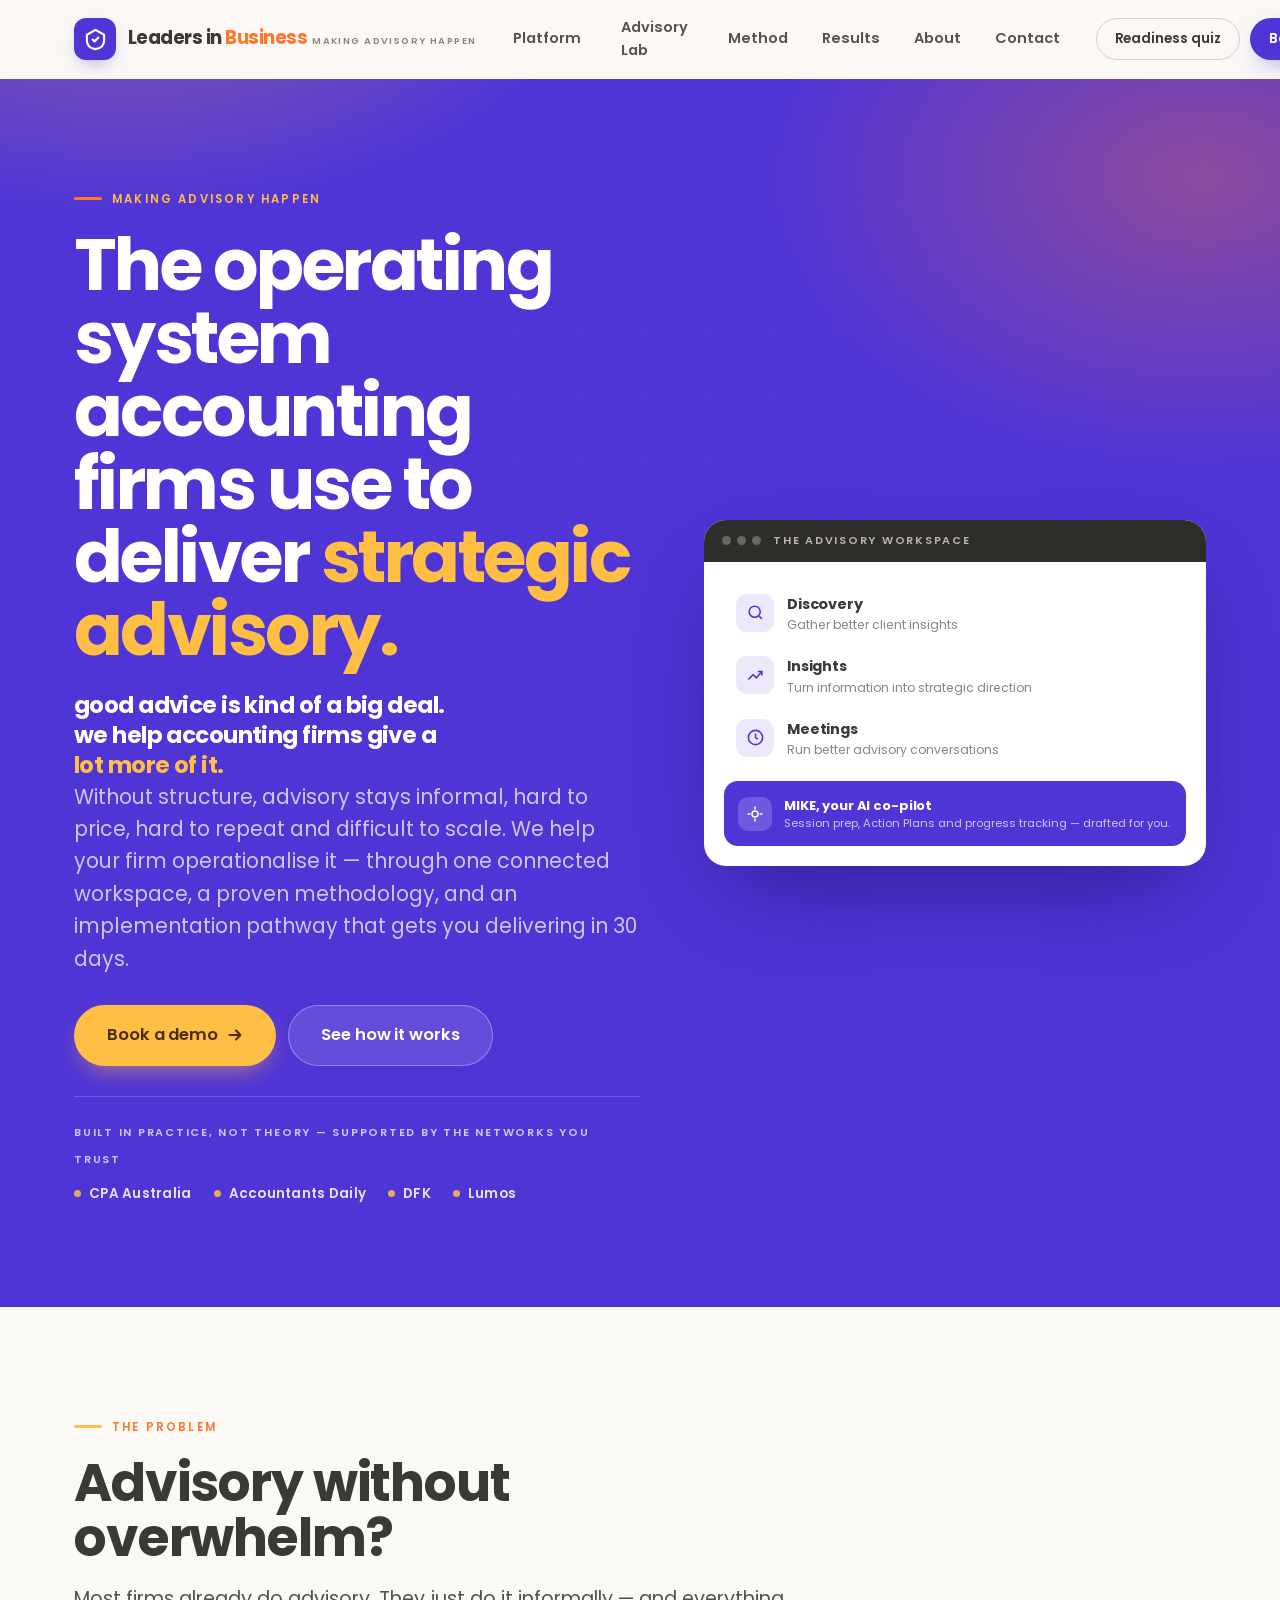
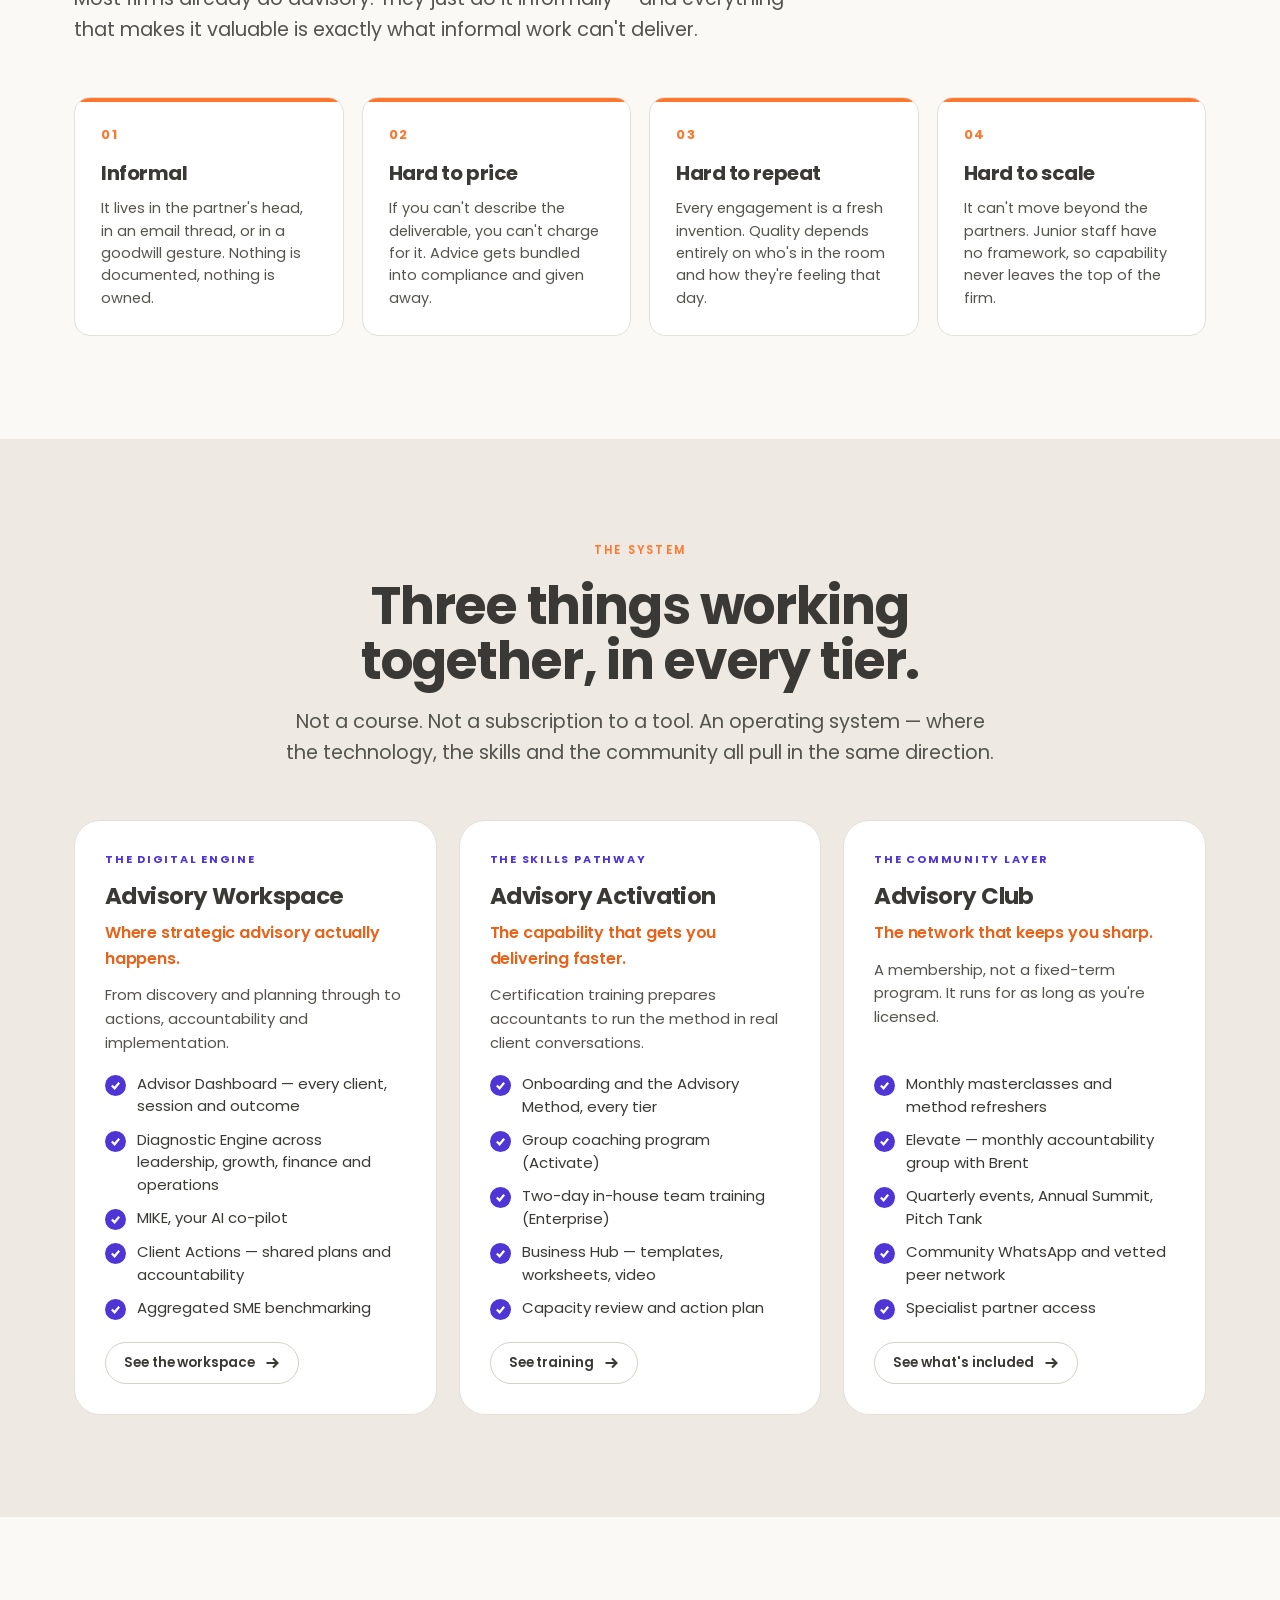
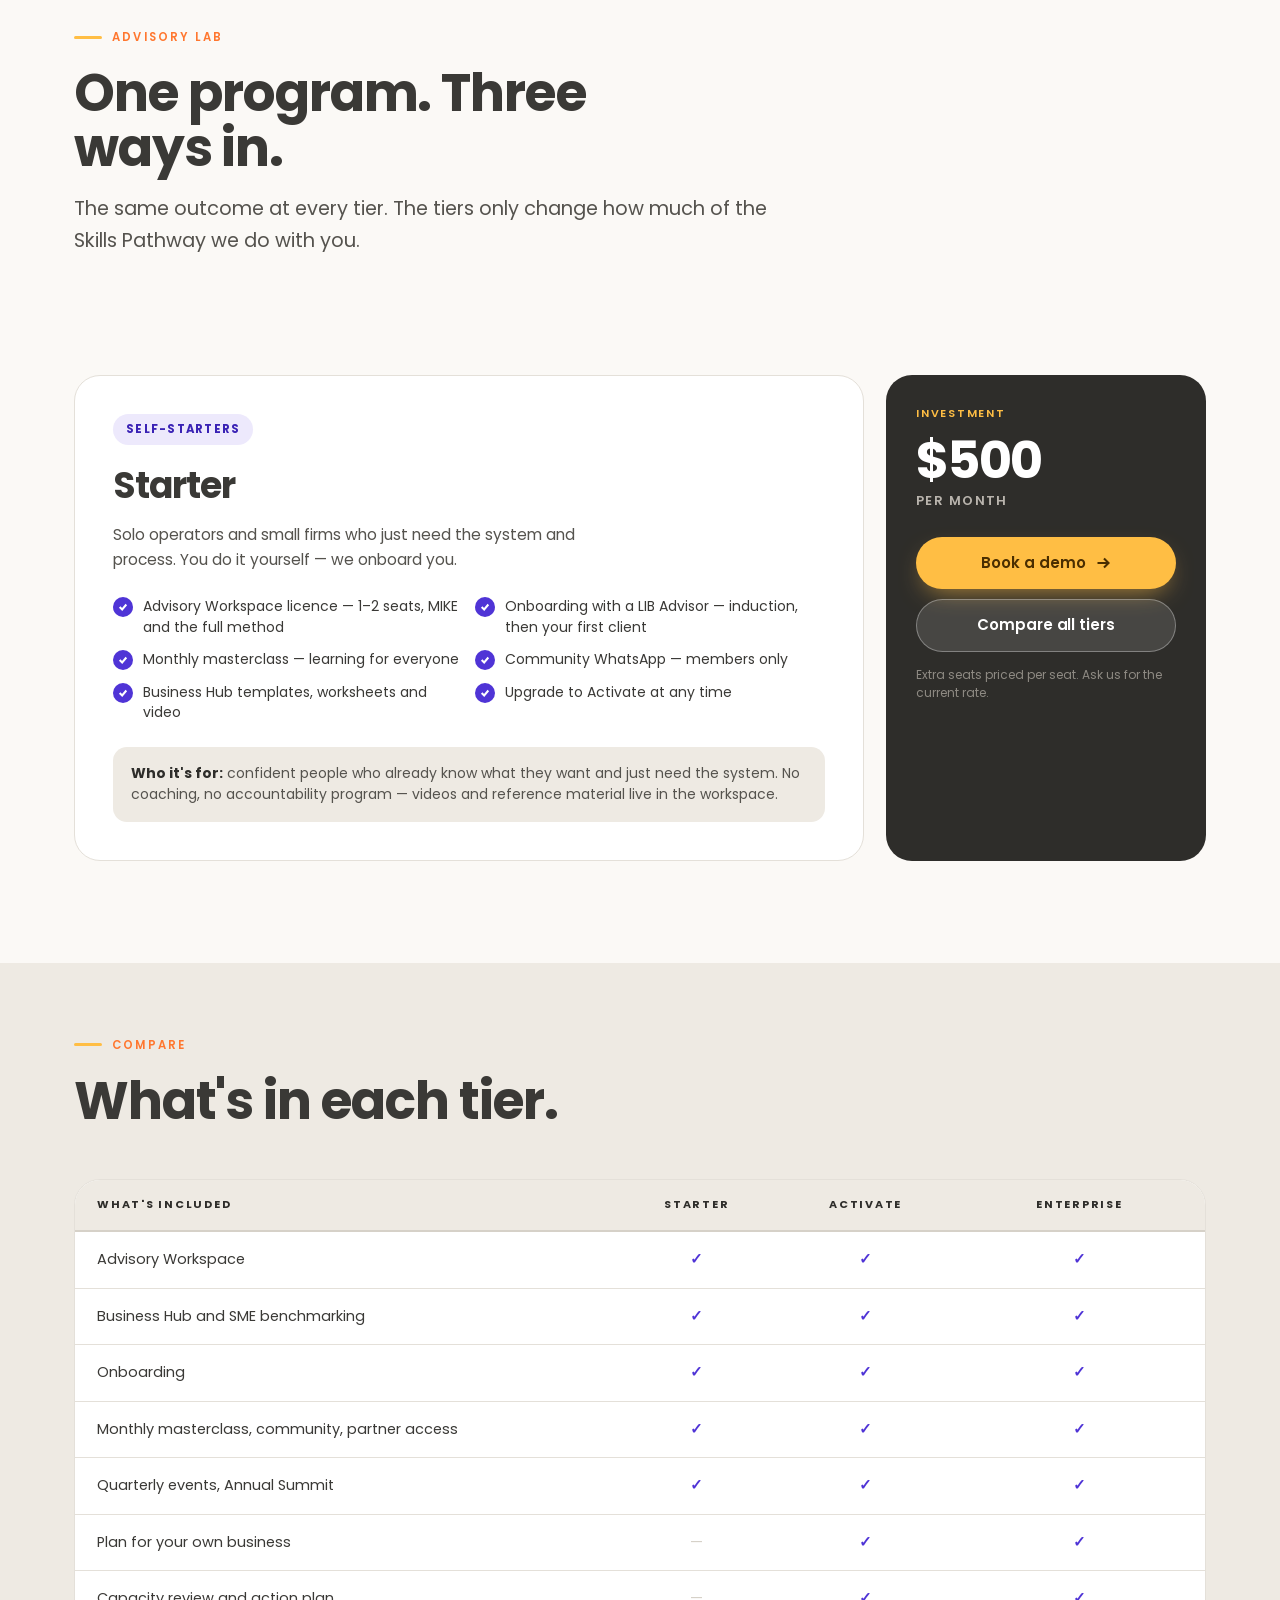
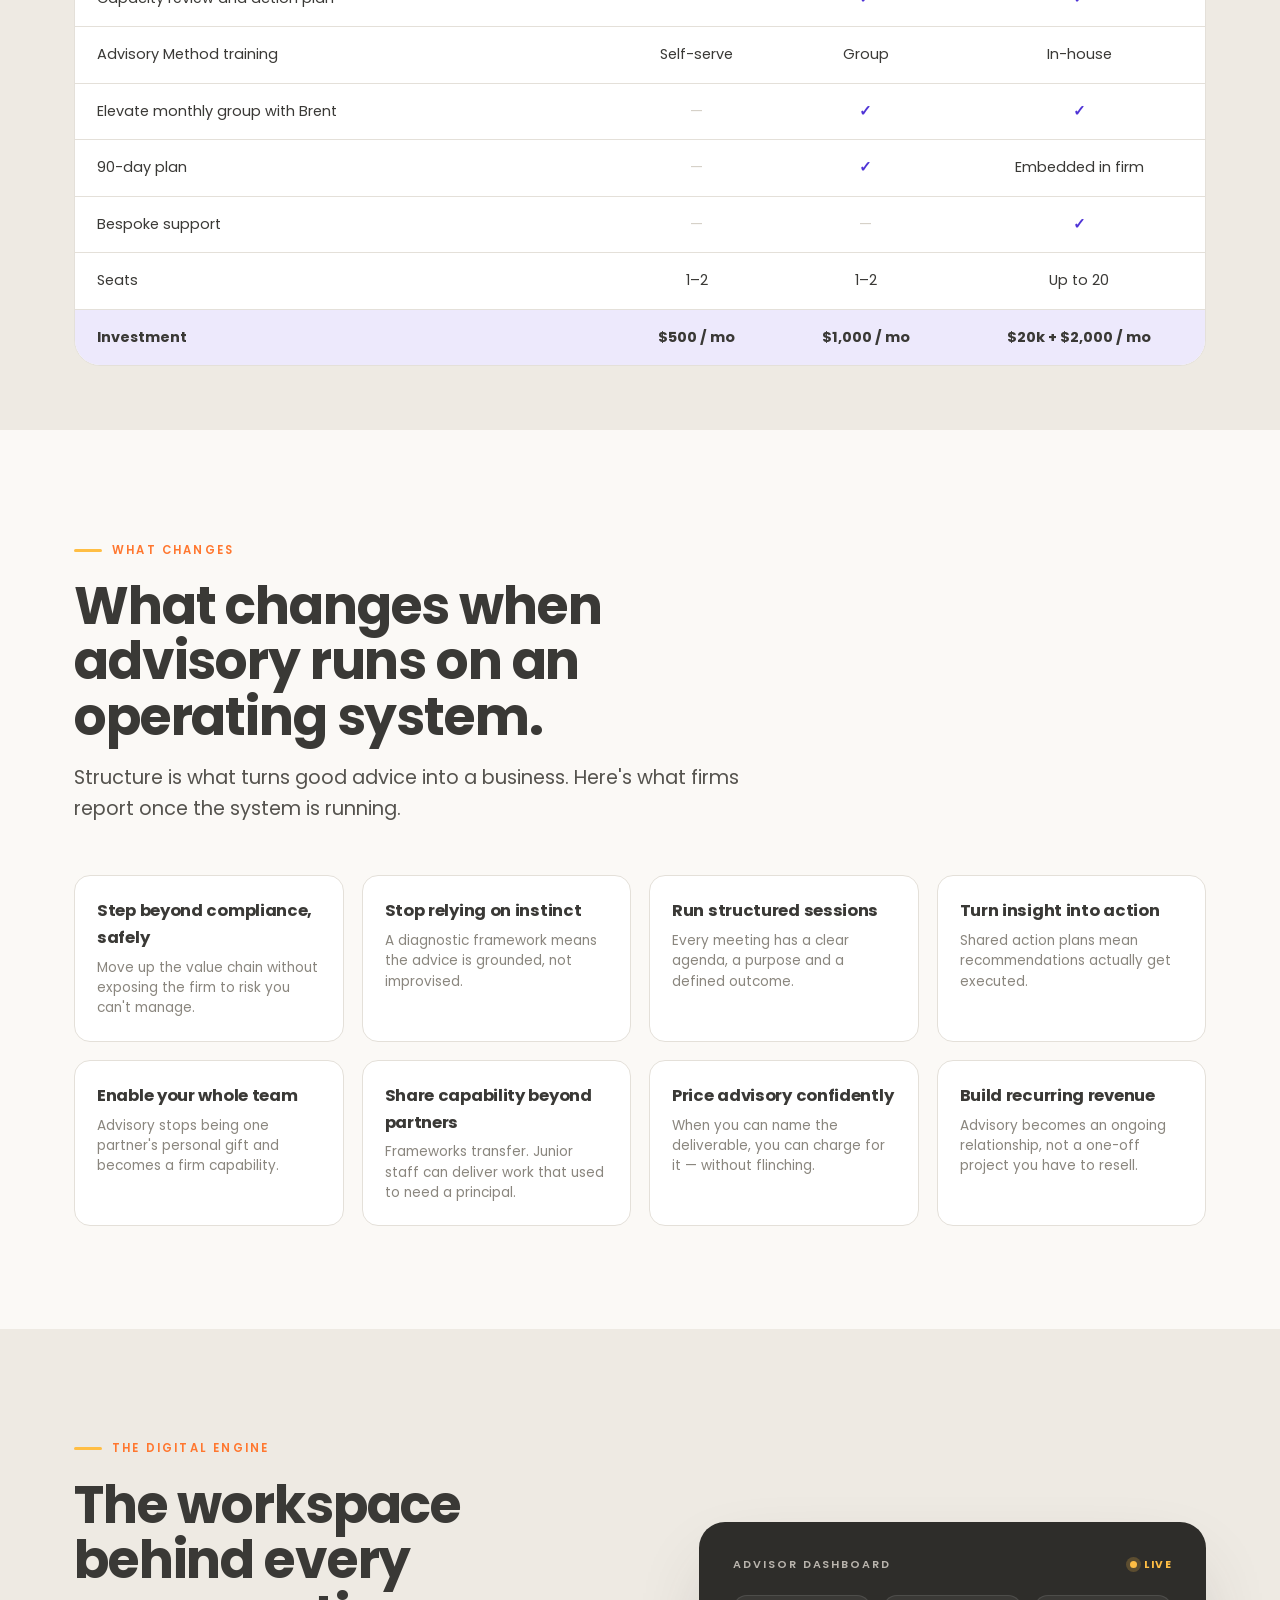
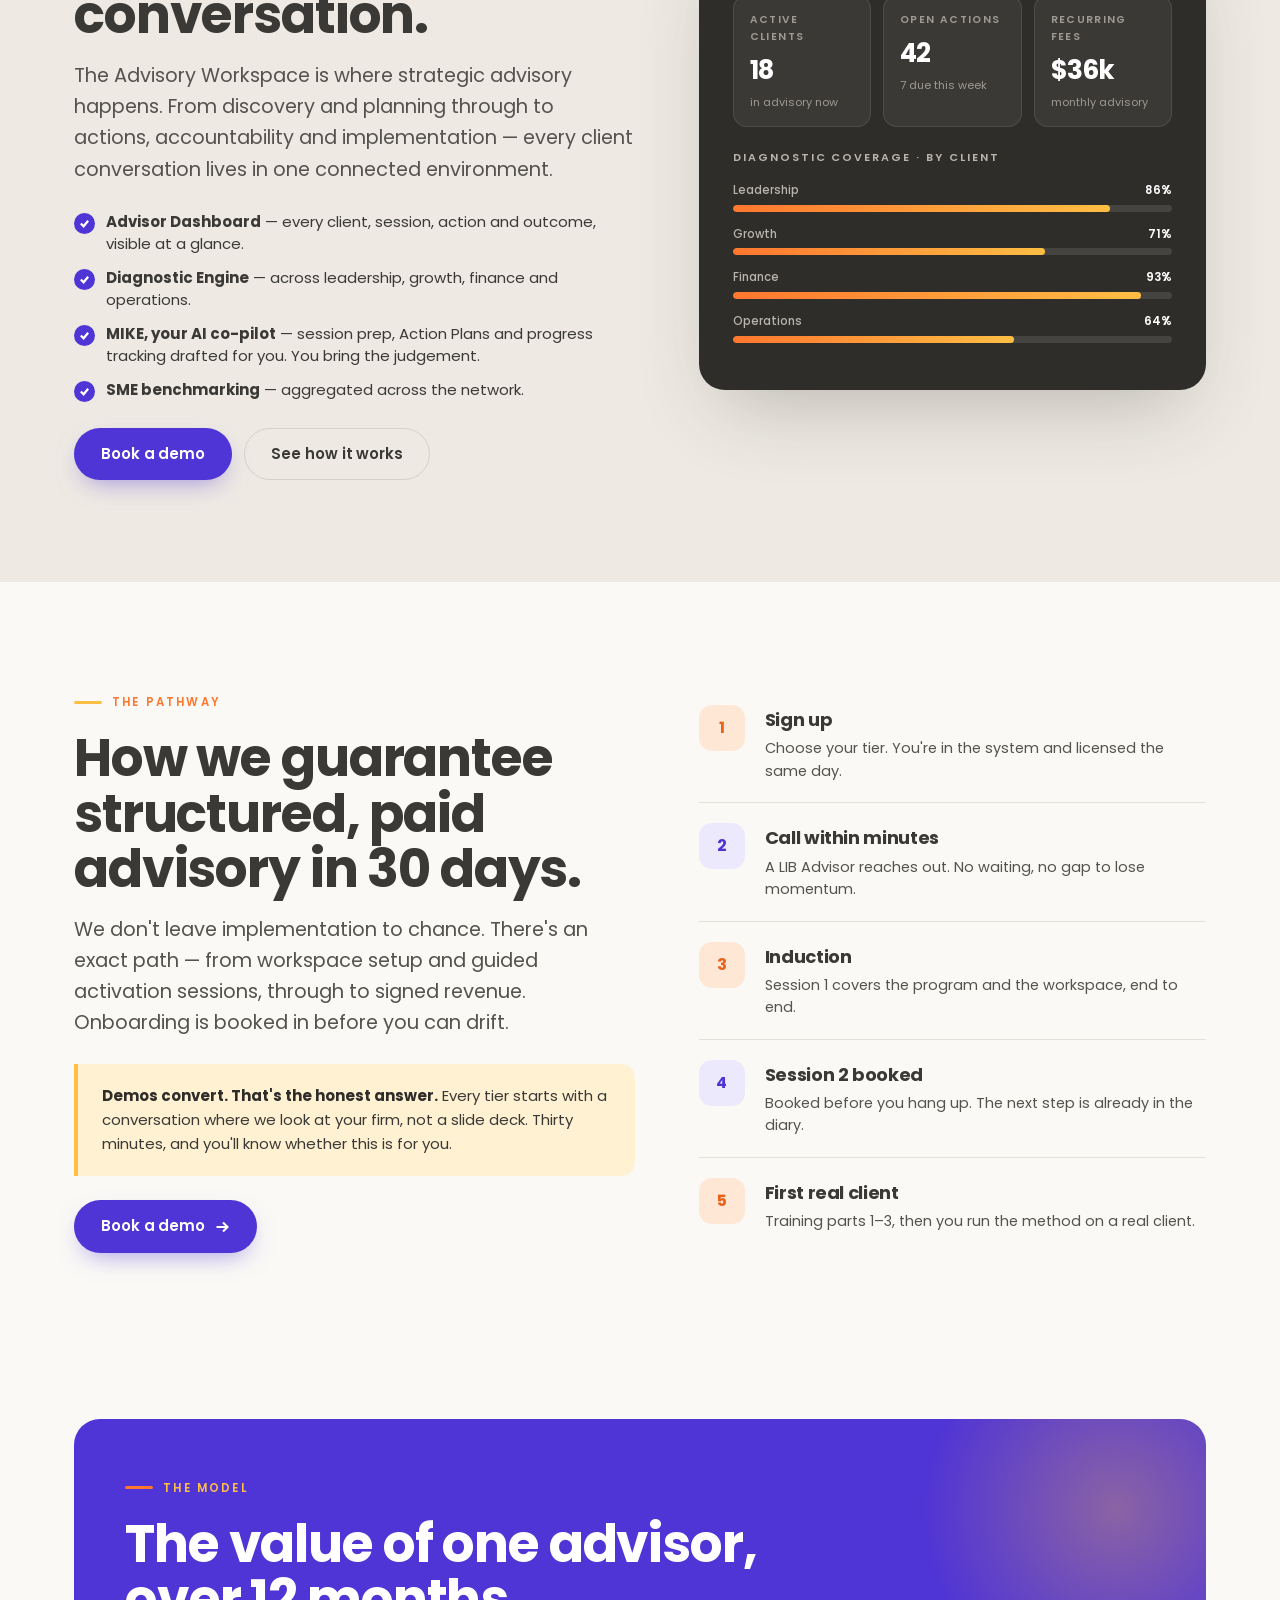
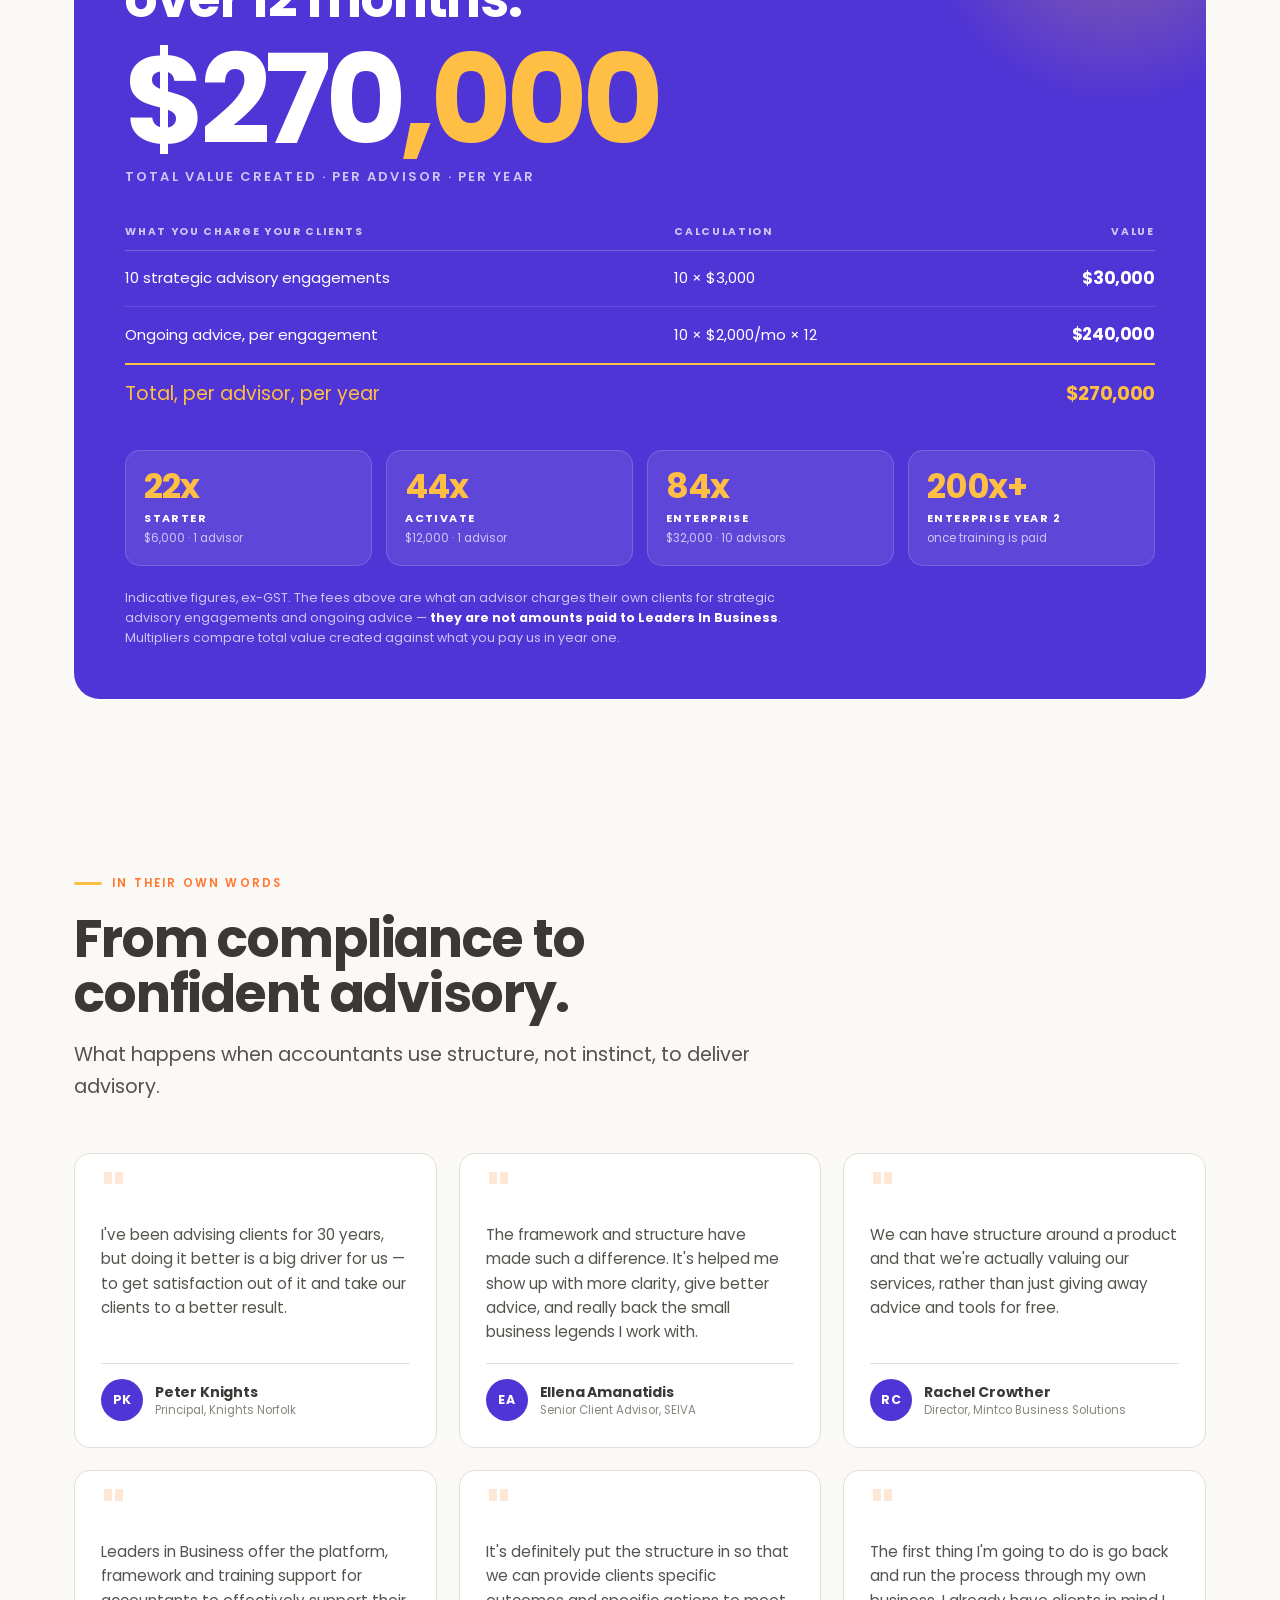
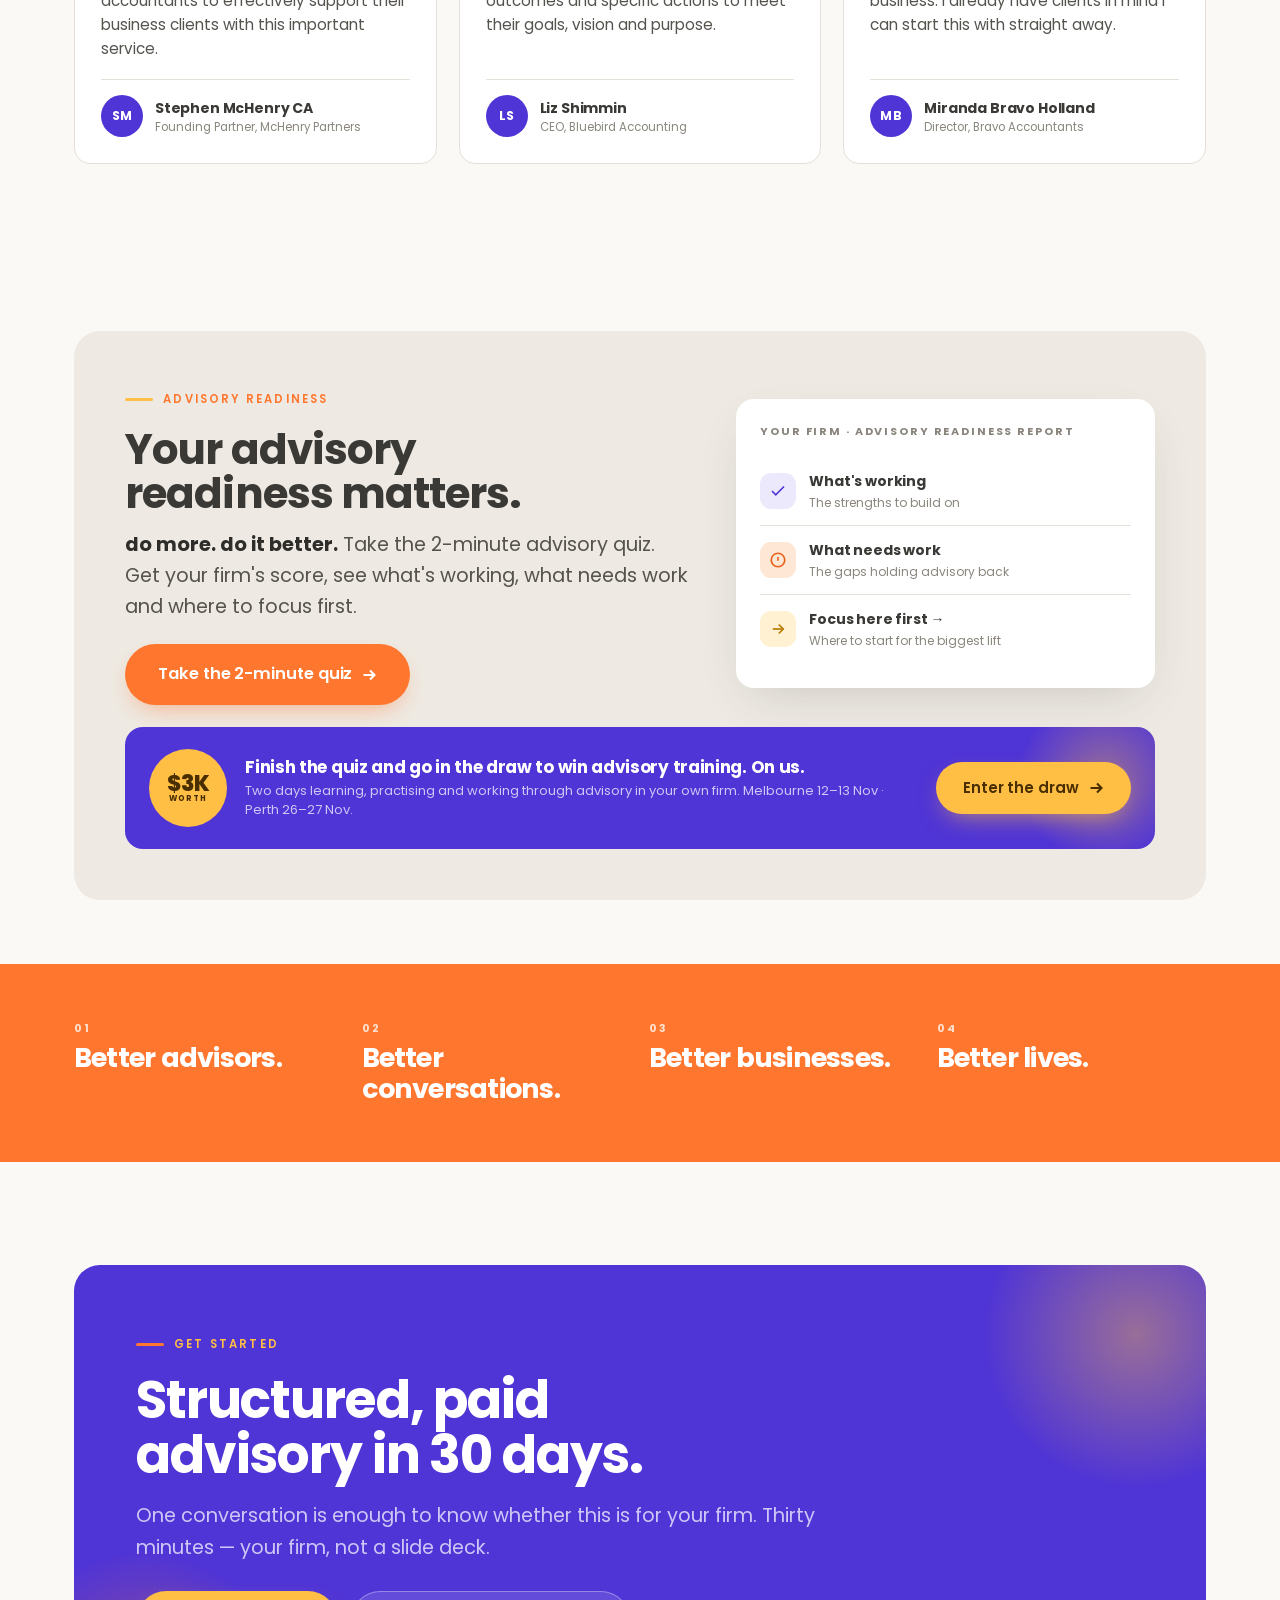
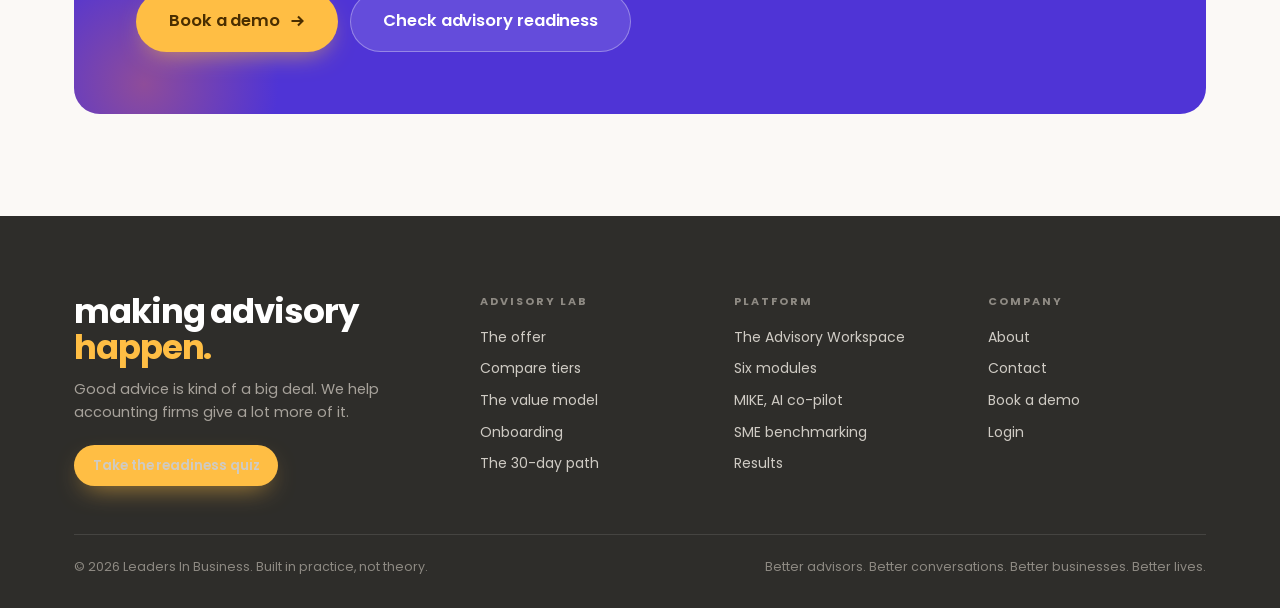
<file: index.html>
<!DOCTYPE html>
<html lang="en-AU">
<head>
<meta charset="UTF-8">
<meta name="viewport" content="width=device-width, initial-scale=1.0">
<title>Leaders In Business — Making advisory happen | The operating system accounting firms use to deliver strategic advisory</title>
<meta name="description" content="Good advice is kind of a big deal. We help accounting firms give a lot more of it. The Strategic Advisory Operating System gives your firm one connected workspace, a proven methodology and an implementation pathway. Structured, paid advisory in 30 days.">
<meta property="og:title" content="Leaders In Business — Making advisory happen">
<meta property="og:description" content="Good advice is kind of a big deal. We help accounting firms give a lot more of it.">
<meta property="og:type" content="website">
<link rel="canonical" href="https://leadersinbusiness.com.au/">
<link rel="preconnect" href="https://fonts.googleapis.com">
<link rel="preconnect" href="https://fonts.gstatic.com" crossorigin>
<link href="https://fonts.googleapis.com/css2?family=Poppins:wght@400;500;600;700;800&display=swap" rel="stylesheet">
<link rel="stylesheet" href="assets/base.css">
<style>
/* ---- Home-page specific ---- */
.hero{
  background:var(--purple);color:#fff;position:relative;overflow:hidden;
  padding:clamp(62px,8vw,112px) 0 clamp(70px,8vw,116px);
}
.hero::before{
  content:"";position:absolute;inset:0;
  background:
    radial-gradient(780px 460px at 10% -12%,rgba(255,190,68,.34),transparent 62%),
    radial-gradient(720px 480px at 94% 8%,rgba(255,119,47,.34),transparent 62%),
    radial-gradient(1000px 560px at 52% 132%,rgba(207,198,245,.26),transparent 66%);
}
.hero::after{
  content:"";position:absolute;inset:0;opacity:.16;
  background-image:linear-gradient(rgba(255,255,255,.16) 1px,transparent 1px),
                   linear-gradient(90deg,rgba(255,255,255,.16) 1px,transparent 1px);
  background-size:64px 64px;
  mask-image:radial-gradient(900px 460px at 50% 26%,#000,transparent 78%);
  -webkit-mask-image:radial-gradient(900px 460px at 50% 26%,#000,transparent 78%);
}
.hero-inner{
  position:relative;z-index:1;
  display:grid;grid-template-columns:1.06fr .94fr;gap:clamp(34px,5vw,66px);align-items:center;
}
.hero h1{
  font-size:clamp(38px,5.6vw,72px);line-height:1.02;letter-spacing:-.035em;color:#fff;
  margin:20px 0 22px;
}
.hero h1 em{color:var(--sun);font-style:normal}
.hero-lead{font-size:clamp(17px,1.9vw,20.5px);line-height:1.58;color:var(--lilac);max-width:56ch}
.hero-pitch{
  margin-top:16px;font-family:var(--font);font-size:clamp(18px,2vw,23px);font-weight:700;
  letter-spacing:-.025em;color:#fff;line-height:1.32;max-width:26ch;
}
.hero-pitch .lo{color:var(--sun)}
.hero-actions{display:flex;gap:12px;flex-wrap:wrap;margin:30px 0 30px}
.hero-trust{border-top:1px solid rgba(255,255,255,.18);padding-top:20px}
.hero-logos{display:flex;gap:22px;flex-wrap:wrap;margin-top:11px}
.hero-logos span{
  font-size:13.5px;font-weight:600;letter-spacing:.02em;color:#fff;opacity:.86;
}
.hero-logos span::before{content:"";display:inline-block;width:7px;height:7px;border-radius:50%;background:var(--sun);margin-right:8px;vertical-align:.5px}

.hero-panel{
  background:#fff;border-radius:22px;box-shadow:0 40px 90px -30px rgba(24,10,80,.55);
  overflow:hidden;color:var(--ink);
}
.panel-bar{background:var(--ink-2);padding:12px 18px;display:flex;align-items:center;gap:12px}
.panel-dots{display:flex;gap:6px}
.panel-dots i{width:9px;height:9px;border-radius:50%;background:rgba(255,255,255,.28)}
.panel-title{font-size:11px;font-weight:600;letter-spacing:.16em;text-transform:uppercase;color:#B9B4AD}
.panel-body{padding:20px}
.mod-row{display:flex;gap:13px;align-items:center;padding:11px 12px;border-radius:13px;transition:background .16s}
.mod-row:hover{background:var(--purple-soft)}
.mod-ico{width:38px;height:38px;border-radius:11px;background:var(--purple-soft);color:var(--purple);display:grid;place-items:center;flex:none}
.mod-ico svg{width:19px;height:19px}
.mod-n{font-size:14.5px;font-weight:700;letter-spacing:-.012em;color:var(--ink)}
.mod-d{font-size:12.2px;color:var(--ink-mute);line-height:1.4}
.panel-foot{margin-top:12px;padding:14px;border-radius:14px;background:var(--purple);color:#fff;display:flex;gap:12px;align-items:center}
.panel-foot .pf-ico{width:34px;height:34px;border-radius:10px;background:rgba(255,255,255,.18);display:grid;place-items:center;flex:none}
.panel-foot .pf-ico svg{width:18px;height:18px}
.pf-t{font-size:13px;font-weight:700;letter-spacing:-.01em}
.pf-d{font-size:11.4px;color:var(--lilac);line-height:1.4}

/* problem cards */
.prob-card{background:var(--card);border:1px solid var(--line);border-radius:var(--radius);padding:26px;position:relative;overflow:hidden}
.prob-card::after{content:"";position:absolute;left:0;top:0;width:100%;height:4px;background:var(--orange)}
.prob-n{font-family:var(--font);font-size:13px;font-weight:700;letter-spacing:.12em;color:var(--orange);margin-bottom:12px}
.prob-t{font-size:20px;font-weight:700;letter-spacing:-.022em;margin-bottom:8px}
.prob-d{font-size:14.5px;color:var(--ink-soft);line-height:1.55}

/* layers */
.layer-card{background:var(--card);border:1px solid var(--line);border-radius:var(--radius-lg);padding:30px;display:flex;flex-direction:column;height:100%}
.layer-card .mono-label{color:var(--purple);font-weight:700}
.layer-t{font-size:23px;font-weight:700;letter-spacing:-.025em;margin:10px 0 4px}
.layer-sub{font-size:16px;font-weight:600;color:var(--orange-deep);letter-spacing:-.012em;margin-bottom:12px}
.layer-d{font-size:14.8px;color:var(--ink-soft);line-height:1.6;margin-bottom:18px}
.layer-card .check-list{margin-top:auto}

/* tier selector */
.tier-stage{display:grid;grid-template-columns:1fr 320px;gap:22px;align-items:stretch}
.tier-panel{background:var(--card);border:1px solid var(--line);border-radius:var(--radius-lg);padding:clamp(26px,3vw,38px)}
.tier-title{font-size:clamp(26px,3vw,36px);font-weight:700;letter-spacing:-.028em;margin:12px 0 8px}
.tier-blurb{font-size:15.5px;color:var(--ink-soft);line-height:1.6;max-width:52ch}
.tier-includes{display:grid;grid-template-columns:1fr 1fr;gap:12px;margin:24px 0}
.tier-inc{display:flex;gap:10px;align-items:flex-start;font-size:14px;line-height:1.45}
.tier-inc .tick{width:20px;height:20px;border-radius:50%;background:var(--purple);color:#fff;display:grid;place-items:center;flex:none;margin-top:1px}
.tier-inc .tick svg{width:10px;height:10px}
.tier-who{background:var(--cream);border-radius:14px;padding:16px 18px;font-size:14px;color:var(--ink-soft);line-height:1.55}
.tier-who b{color:var(--ink-2)}
.tier-rail{background:var(--ink-2);border-radius:var(--radius-lg);padding:30px;color:#fff;display:flex;flex-direction:column}
.tier-rail .mono-label{color:var(--sun)}
.tier-price{font-family:var(--font);font-size:clamp(38px,4vw,52px);font-weight:700;letter-spacing:-.04em;line-height:1;margin:12px 0 4px;color:#fff}
.tier-per{font-size:13px;font-weight:600;letter-spacing:.11em;text-transform:uppercase;color:#B9B4AD}
.tier-rail .btn{margin-top:auto}
.tier-note{font-size:12px;color:#8E8A83;line-height:1.5;margin-top:14px}

/* comparison */
.cmp-wrap{background:var(--card);border:1px solid var(--line);border-radius:var(--radius-lg);overflow:hidden}
.cmp-wrap .tbl th,.cmp-wrap .tbl td{padding:16px 22px}
.cmp-wrap .tbl thead th{background:var(--cream);color:var(--ink-2);font-size:11px}
.cmp-wrap .tbl tbody tr:last-child td{border-bottom:0}
.cmp-wrap .tbl td:not(:first-child),.cmp-wrap .tbl th:not(:first-child){text-align:center}
.cmp-row-hl{background:var(--purple-soft)!important}

/* outcomes */
.out-card{background:var(--card);border:1px solid var(--line);border-radius:var(--radius);padding:22px}
.out-t{font-size:16.5px;font-weight:700;letter-spacing:-.018em;margin-bottom:6px}
.out-d{font-size:13.6px;color:var(--ink-mute);line-height:1.5}

/* dashboard mock */
.dash{background:var(--ink-2);border-radius:var(--radius-lg);padding:clamp(22px,3vw,34px);color:#fff;box-shadow:var(--sh-3)}
.dash-top{display:flex;justify-content:space-between;align-items:center;gap:16px;margin-bottom:22px}
.dash-t{font-size:11px;font-weight:600;letter-spacing:.18em;text-transform:uppercase;color:#B9B4AD}
.dash-live{font-size:10.5px;font-weight:700;letter-spacing:.14em;text-transform:uppercase;color:var(--sun);display:flex;align-items:center;gap:7px}
.dash-live::before{content:"";width:7px;height:7px;border-radius:50%;background:var(--sun);box-shadow:0 0 0 4px rgba(255,190,68,.22)}
.dash-stats{display:grid;grid-template-columns:repeat(3,1fr);gap:12px;margin-bottom:22px}
.dash-stat{background:rgba(255,255,255,.06);border:1px solid rgba(255,255,255,.1);border-radius:14px;padding:15px 16px}
.dash-stat .k{font-size:10.5px;font-weight:600;letter-spacing:.13em;text-transform:uppercase;color:#9E9992}
.dash-stat .v{font-family:var(--font);font-size:26px;font-weight:700;letter-spacing:-.03em;margin-top:4px;color:#fff}
.dash-stat .v .u{font-size:12px;color:var(--sun);letter-spacing:0;font-weight:600}
.dash-stat .n{font-size:11px;color:#9E9992;margin-top:2px}
.bar-row{margin-bottom:13px}
.bar-k{display:flex;justify-content:space-between;font-size:11.5px;color:#B9B4AD;margin-bottom:5px;font-weight:500}
.bar-k b{color:#fff;font-weight:600}
.bar{height:7px;border-radius:4px;background:rgba(255,255,255,.11);overflow:hidden}
.bar i{display:block;height:100%;border-radius:4px;background:linear-gradient(90deg,var(--orange),var(--sun))}

/* path */
.path-step{display:flex;gap:20px;align-items:flex-start;padding:20px 0;border-bottom:1px solid var(--line)}
.path-step:last-child{border-bottom:0}
.path-n{width:46px;height:46px;border-radius:13px;background:var(--purple-soft);color:var(--purple);display:grid;place-items:center;font-family:var(--font);font-size:16px;font-weight:700;flex:none}
.path-step:nth-child(odd) .path-n{background:var(--orange-soft);color:var(--orange-deep)}
.path-t{font-size:18px;font-weight:700;letter-spacing:-.02em}
.path-d{font-size:14.5px;color:var(--ink-soft);line-height:1.55;margin-top:3px}

/* value model */
.value-block{background:var(--purple);border-radius:var(--radius-lg);color:#fff;padding:clamp(32px,4vw,56px);position:relative;overflow:hidden}
.value-block::after{content:"";position:absolute;right:-120px;top:-120px;width:420px;height:420px;border-radius:50%;background:radial-gradient(circle,rgba(255,190,68,.34),transparent 66%)}
.value-block > *{position:relative;z-index:1}
.vm-num{font-family:var(--font);font-size:clamp(56px,10vw,124px);font-weight:700;letter-spacing:-.05em;line-height:.9;color:#fff}
.vm-num .u{color:var(--sun)}
.vm-cap{font-size:13px;font-weight:600;letter-spacing:.16em;text-transform:uppercase;color:var(--lilac);margin-top:10px}
.value-table{width:100%;border-collapse:collapse;margin-top:26px;font-size:15px}
.value-table th{text-align:left;font-size:10.5px;font-weight:700;letter-spacing:.16em;text-transform:uppercase;color:var(--lilac);padding:10px 0;border-bottom:1px solid rgba(255,255,255,.22)}
.value-table td{padding:14px 0;border-bottom:1px solid rgba(255,255,255,.13);color:#fff}
.value-table td:last-child{text-align:right;font-family:var(--font);font-weight:700;font-size:17px;letter-spacing:-.02em}
.value-table tr.total td{border-bottom:0;border-top:2px solid var(--sun);font-size:19px;color:var(--sun)}
.mult-grid{display:grid;grid-template-columns:repeat(4,1fr);gap:14px;margin-top:26px}
.mult{background:rgba(255,255,255,.09);border:1px solid rgba(255,255,255,.16);border-radius:15px;padding:18px}
.mult .x{font-family:var(--font);font-size:34px;font-weight:700;letter-spacing:-.035em;color:var(--sun);line-height:1}
.mult .k{font-size:11px;font-weight:700;letter-spacing:.13em;text-transform:uppercase;color:#fff;margin-top:7px}
.mult .d{font-size:11.5px;color:var(--lilac);line-height:1.45;margin-top:3px}

/* testimonials */
.quote-card{background:var(--card);border:1px solid var(--line);border-radius:var(--radius);padding:26px;display:flex;flex-direction:column;height:100%}
.quote-mark{font-family:var(--font);font-size:52px;font-weight:800;line-height:.6;color:var(--orange-soft);letter-spacing:-.05em}
.quote-t{font-size:15.2px;line-height:1.6;color:var(--ink-soft);margin:12px 0 18px;flex:1}
.quote-who{display:flex;align-items:center;gap:12px;border-top:1px solid var(--line);padding-top:15px}
.quote-av{width:42px;height:42px;border-radius:50%;background:var(--purple);color:#fff;display:grid;place-items:center;font-size:12.5px;font-weight:700;letter-spacing:.03em;flex:none}
.quote-n{font-size:14px;font-weight:700;letter-spacing:-.012em}
.quote-r{font-size:11.5px;color:var(--ink-mute);line-height:1.35}

/* quiz band */
.quiz-band{background:var(--cream);border-radius:var(--radius-lg);padding:clamp(30px,4vw,52px)}
.quiz-grid{display:grid;grid-template-columns:1.15fr .85fr;gap:clamp(26px,3.5vw,46px);align-items:center}
.report-card{background:#fff;border-radius:18px;padding:24px;box-shadow:var(--sh-2)}
.report-h{font-size:11px;font-weight:700;letter-spacing:.17em;text-transform:uppercase;color:var(--ink-mute);margin-bottom:16px}
.report-row{display:flex;gap:13px;align-items:center;padding:13px 0;border-bottom:1px solid var(--line)}
.report-row:last-child{border-bottom:0}
.report-ico{width:36px;height:36px;border-radius:11px;display:grid;place-items:center;flex:none}
.report-ico svg{width:18px;height:18px}
.report-k{font-size:14px;font-weight:700;letter-spacing:-.012em}
.report-d{font-size:12px;color:var(--ink-mute)}
.giveaway{
  margin-top:22px;background:var(--purple);border-radius:18px;padding:22px 24px;color:#fff;
  display:flex;gap:18px;align-items:center;flex-wrap:wrap;position:relative;overflow:hidden;
}
.giveaway::after{content:"";position:absolute;right:-40px;top:-40px;width:180px;height:180px;border-radius:50%;background:radial-gradient(circle,rgba(255,190,68,.4),transparent 68%)}
.giveaway > *{position:relative;z-index:1}
.give-badge{
  width:78px;height:78px;border-radius:50%;background:var(--sun);color:#4A2E00;flex:none;
  display:grid;place-items:center;text-align:center;line-height:1.05;
}
.give-badge .amt{font-family:var(--font);font-size:22px;font-weight:800;letter-spacing:-.03em}
.give-badge .cap{font-size:8px;font-weight:700;letter-spacing:.11em;text-transform:uppercase}
.give-t{font-size:17px;font-weight:700;letter-spacing:-.018em;line-height:1.3}
.give-d{font-size:13px;color:var(--lilac);line-height:1.5;margin-top:3px}

/* beat ribbon */
.beats{background:var(--orange);padding:clamp(34px,4.5vw,58px) 0;color:#fff}
.beats-grid{display:grid;grid-template-columns:repeat(4,1fr);gap:18px}
.beat{font-family:var(--font);font-size:clamp(19px,2.3vw,27px);font-weight:700;letter-spacing:-.028em;line-height:1.14;color:#fff}
.beat .n{display:block;font-size:11px;font-weight:700;letter-spacing:.2em;color:#FFE0CC;margin-bottom:9px}

@media (max-width:1024px){
  .hero-inner{grid-template-columns:1fr}
  .tier-stage{grid-template-columns:1fr}
  .quiz-grid{grid-template-columns:1fr}
  .mult-grid{grid-template-columns:1fr 1fr}
  .beats-grid{grid-template-columns:1fr 1fr}
}
@media (max-width:720px){
  .tier-includes{grid-template-columns:1fr}
  .dash-stats{grid-template-columns:1fr}
  .beats-grid{grid-template-columns:1fr}
}
</style>
</head>
<body>

<header class="hdr" id="hdr">
  <div class="wrap nav">
    <a href="index.html" class="brand" aria-label="Leaders In Business home">
      <span class="brand-mark" aria-hidden="true">
        <svg viewBox="0 0 24 24" fill="none" stroke="#fff" stroke-width="2.2" stroke-linecap="round" stroke-linejoin="round">
          <path d="M12 2 3 7v6c0 5 3.8 8.2 9 9 5.2-.8 9-4 9-9V7z"/><path d="M9 12l2 2 4-4"/>
        </svg>
      </span>
      <span>
        <span class="brand-name">Leaders in <span class="lo">Business</span></span>
        <span class="brand-tag">Making advisory happen</span>
      </span>
    </a>

    <nav class="nav-links" aria-label="Primary">
      <div class="nav-item">
        <a href="platform.html" class="nav-link">Platform
          <svg class="caret" viewBox="0 0 12 12" fill="none" stroke="currentColor" stroke-width="2"><path d="M2 4l4 4 4-4"/></svg>
        </a>
        <div class="mega">
          <div class="mega-grid">
            <a class="mega-link" href="platform.html">
              <span class="mega-ico"><svg viewBox="0 0 24 24" fill="none" stroke="currentColor" stroke-width="2"><rect x="3" y="3" width="7" height="7" rx="1.5"/><rect x="14" y="3" width="7" height="7" rx="1.5"/><rect x="3" y="14" width="7" height="7" rx="1.5"/><rect x="14" y="14" width="7" height="7" rx="1.5"/></svg></span>
              <span><span class="mega-t">The Advisory Workspace <svg class="arw" viewBox="0 0 16 16" fill="none" stroke="currentColor" stroke-width="2.2"><path d="M2.5 8h11M9 3.5 13.5 8 9 12.5"/></svg></span><span class="mega-d">One connected environment for every client conversation</span></span>
            </a>
            <a class="mega-link" href="platform.html#modules">
              <span class="mega-ico"><svg viewBox="0 0 24 24" fill="none" stroke="currentColor" stroke-width="2"><circle cx="11" cy="11" r="7"/><path d="M20 20l-3.5-3.5"/></svg></span>
              <span><span class="mega-t">Six modules <svg class="arw" viewBox="0 0 16 16" fill="none" stroke="currentColor" stroke-width="2.2"><path d="M2.5 8h11M9 3.5 13.5 8 9 12.5"/></svg></span><span class="mega-d">Discovery, Insights, Goals, Actions, AI, Meetings</span></span>
            </a>
            <a class="mega-link" href="platform.html#mike">
              <span class="mega-ico"><svg viewBox="0 0 24 24" fill="none" stroke="currentColor" stroke-width="2"><path d="M12 2v4M12 18v4M2 12h4M18 12h4"/><circle cx="12" cy="12" r="4"/></svg></span>
              <span><span class="mega-t">MIKE, your AI co-pilot <svg class="arw" viewBox="0 0 16 16" fill="none" stroke="currentColor" stroke-width="2.2"><path d="M2.5 8h11M9 3.5 13.5 8 9 12.5"/></svg></span><span class="mega-d">Session prep, Action Plans, progress tracking</span></span>
            </a>
            <a class="mega-link" href="platform.html#benchmarking">
              <span class="mega-ico"><svg viewBox="0 0 24 24" fill="none" stroke="currentColor" stroke-width="2"><path d="M4 20V10M10 20V4M16 20v-7M22 20H2"/></svg></span>
              <span><span class="mega-t">SME benchmarking <svg class="arw" viewBox="0 0 16 16" fill="none" stroke="currentColor" stroke-width="2.2"><path d="M2.5 8h11M9 3.5 13.5 8 9 12.5"/></svg></span><span class="mega-d">Aggregated insight across the network</span></span>
            </a>
          </div>
        </div>
      </div>

      <div class="nav-item">
        <a href="advisory-lab.html" class="nav-link">Advisory Lab
          <svg class="caret" viewBox="0 0 12 12" fill="none" stroke="currentColor" stroke-width="2"><path d="M2 4l4 4 4-4"/></svg>
        </a>
        <div class="mega">
          <div class="mega-grid">
            <a class="mega-link" href="advisory-lab.html">
              <span class="mega-ico"><svg viewBox="0 0 24 24" fill="none" stroke="currentColor" stroke-width="2"><path d="M12 2 3 7v6c0 5 3.8 8.2 9 9 5.2-.8 9-4 9-9V7z"/></svg></span>
              <span><span class="mega-t">The offer <svg class="arw" viewBox="0 0 16 16" fill="none" stroke="currentColor" stroke-width="2.2"><path d="M2.5 8h11M9 3.5 13.5 8 9 12.5"/></svg></span><span class="mega-d">One program, three ways in</span></span>
            </a>
            <a class="mega-link" href="advisory-lab.html#compare">
              <span class="mega-ico"><svg viewBox="0 0 24 24" fill="none" stroke="currentColor" stroke-width="2"><path d="M9 3H5a2 2 0 00-2 2v4a2 2 0 002 2h4a2 2 0 002-2V5a2 2 0 00-2-2zM19 3h-4a2 2 0 00-2 2v4a2 2 0 002 2h4a2 2 0 002-2V5a2 2 0 00-2-2zM9 13H5a2 2 0 00-2 2v4a2 2 0 002 2h4a2 2 0 002-2v-4a2 2 0 00-2-2zM19 13h-4a2 2 0 00-2 2v4a2 2 0 002 2h4a2 2 0 002-2v-4a2 2 0 00-2-2z"/></svg></span>
              <span><span class="mega-t">Compare tiers <svg class="arw" viewBox="0 0 16 16" fill="none" stroke="currentColor" stroke-width="2.2"><path d="M2.5 8h11M9 3.5 13.5 8 9 12.5"/></svg></span><span class="mega-d">What's in Starter, Activate and Enterprise</span></span>
            </a>
            <a class="mega-link" href="advisory-lab.html#value">
              <span class="mega-ico"><svg viewBox="0 0 24 24" fill="none" stroke="currentColor" stroke-width="2"><path d="M12 1v22M17 5H9.5a3.5 3.5 0 000 7h5a3.5 3.5 0 010 7H6"/></svg></span>
              <span><span class="mega-t">The value model <svg class="arw" viewBox="0 0 16 16" fill="none" stroke="currentColor" stroke-width="2.2"><path d="M2.5 8h11M9 3.5 13.5 8 9 12.5"/></svg></span><span class="mega-d">$270k per advisor, per year</span></span>
            </a>
            <a class="mega-link" href="advisory-lab.html#onboarding">
              <span class="mega-ico"><svg viewBox="0 0 24 24" fill="none" stroke="currentColor" stroke-width="2"><path d="M22 11.08V12a10 10 0 11-5.93-9.14"/><path d="M22 4L12 14.01l-3-3"/></svg></span>
              <span><span class="mega-t">Onboarding <svg class="arw" viewBox="0 0 16 16" fill="none" stroke="currentColor" stroke-width="2.2"><path d="M2.5 8h11M9 3.5 13.5 8 9 12.5"/></svg></span><span class="mega-d">Booked in before you can drift</span></span>
            </a>
          </div>
        </div>
      </div>

      <a href="method.html" class="nav-link">Method</a>
      <a href="results.html" class="nav-link">Results</a>
      <a href="about.html" class="nav-link">About</a>
      <a href="contact.html" class="nav-link">Contact</a>
    </nav>

    <div class="nav-cta">
      <a href="https://advisoryreadinessquiz.scoreapp.com/" class="btn btn-ghost btn-sm">Readiness quiz</a>
      <a href="https://marketing.leadersinbusiness.com.au/book-a-call" class="btn btn-purple btn-sm">Book a demo</a>
      <button class="burger" id="burger" aria-label="Menu" aria-expanded="false" aria-controls="mobileMenu">
        <span></span><span></span><span></span>
      </button>
    </div>
  </div>

  <div class="mobile-menu" id="mobileMenu">
    <div class="mm-group">
      <div class="mm-label">Platform</div>
      <a class="mm-link" href="platform.html">The Advisory Workspace<small>One connected environment</small></a>
      <a class="mm-link" href="platform.html#modules">Six modules<small>Discovery to Meetings</small></a>
      <a class="mm-link" href="platform.html#mike">MIKE, your AI co-pilot<small>Prep, plans, tracking</small></a>
    </div>
    <div class="mm-group">
      <div class="mm-label">Advisory Lab</div>
      <a class="mm-link" href="advisory-lab.html">The offer<small>One program, three ways in</small></a>
      <a class="mm-link" href="advisory-lab.html#compare">Compare tiers<small>Starter · Activate · Enterprise</small></a>
      <a class="mm-link" href="advisory-lab.html#value">The value model<small>$270k per advisor, per year</small></a>
    </div>
    <div class="mm-group">
      <div class="mm-label">Company</div>
      <a class="mm-link" href="method.html">Method<small>The 30-day path</small></a>
      <a class="mm-link" href="results.html">Results<small>Proof and the model</small></a>
      <a class="mm-link" href="about.html">About<small>Built in practice</small></a>
      <a class="mm-link" href="contact.html">Contact<small>Book a demo</small></a>
    </div>
    <a href="https://marketing.leadersinbusiness.com.au/book-a-call" class="btn btn-purple btn-lg btn-block" style="margin-top:10px">Book a demo</a>
    <a href="https://advisoryreadinessquiz.scoreapp.com/" class="btn btn-ghost btn-lg btn-block" style="margin-top:10px">Take the readiness quiz</a>
  </div>
</header>

<main id="top">

  <!-- 01 HERO -->
  <section class="hero">
    <div class="wrap hero-inner">
      <div class="reveal">
        <div class="eyebrow on-dark">Making advisory happen</div>
        <h1>The operating system accounting firms use to deliver <em>strategic advisory.</em></h1>
        <p class="hero-pitch">good advice is kind of a big deal.<br>we help accounting firms give a <span class="lo">lot more of it.</span></p>
        <p class="hero-lead">
          Without structure, advisory stays informal, hard to price, hard to repeat and
          difficult to scale. We help your firm operationalise it — through one connected
          workspace, a proven methodology, and an implementation pathway that gets you
          delivering in 30 days.
        </p>
        <div class="hero-actions">
          <a href="https://marketing.leadersinbusiness.com.au/book-a-call" class="btn btn-sun btn-lg">Book a demo
            <svg viewBox="0 0 16 16" fill="none" stroke="currentColor" stroke-width="2.1" stroke-linecap="round" stroke-linejoin="round"><path d="M2.5 8h11M9 3.5 13.5 8 9 12.5"/></svg>
          </a>
          <a href="advisory-lab.html" class="btn btn-on-dark btn-lg">See how it works</a>
        </div>
        <div class="hero-trust">
          <span class="mono-label on-dark">Built in practice, not theory — supported by the networks you trust</span>
          <div class="hero-logos">
            <span>CPA Australia</span>
            <span>Accountants Daily</span>
            <span>DFK</span>
            <span>Lumos</span>
          </div>
        </div>
      </div>

      <div class="reveal d2">
        <div class="hero-panel">
          <div class="panel-bar">
            <div class="panel-dots"><i></i><i></i><i></i></div>
            <div class="panel-title">The Advisory Workspace</div>
          </div>
          <div class="panel-body">
            <div class="mod-row">
              <div class="mod-ico"><svg viewBox="0 0 24 24" fill="none" stroke="currentColor" stroke-width="2"><circle cx="11" cy="11" r="7"/><path d="M20 20l-3.5-3.5"/></svg></div>
              <div><div class="mod-n">Discovery</div><div class="mod-d">Gather better client insights</div></div>
            </div>
            <div class="mod-row">
              <div class="mod-ico"><svg viewBox="0 0 24 24" fill="none" stroke="currentColor" stroke-width="2"><path d="M3 17l6-6 4 4 7-8"/><path d="M15 7h5v5"/></svg></div>
              <div><div class="mod-n">Insights</div><div class="mod-d">Turn information into strategic direction</div></div>
            </div>
            <div class="mod-row">
              <div class="mod-ico"><svg viewBox="0 0 24 24" fill="none" stroke="currentColor" stroke-width="2"><circle cx="12" cy="12" r="9"/><path d="M12 7v5l3 2"/></svg></div>
              <div><div class="mod-n">Meetings</div><div class="mod-d">Run better advisory conversations</div></div>
            </div>
            <div class="panel-foot">
              <div class="pf-ico"><svg viewBox="0 0 24 24" fill="none" stroke="currentColor" stroke-width="2"><path d="M12 2v4M12 18v4M2 12h4M18 12h4"/><circle cx="12" cy="12" r="4"/></svg></div>
              <div>
                <div class="pf-t">MIKE, your AI co-pilot</div>
                <div class="pf-d">Session prep, Action Plans and progress tracking — drafted for you.</div>
              </div>
            </div>
          </div>
        </div>
      </div>
    </div>
  </section>

  <!-- 02 THE PROBLEM -->
  <section class="sec-pad" id="problem">
    <div class="wrap">
      <div class="section-head reveal">
        <div class="eyebrow">The problem</div>
        <h2 class="h-sec">Advisory without overwhelm?</h2>
        <p class="lead">Most firms already do advisory. They just do it informally — and everything
          that makes it valuable is exactly what informal work can't deliver.</p>
      </div>
      <div class="grid-4">
        <div class="prob-card reveal"><div class="prob-n">01</div><div class="prob-t">Informal</div><p class="prob-d">It lives in the partner's head, in an email thread, or in a goodwill gesture. Nothing is documented, nothing is owned.</p></div>
        <div class="prob-card reveal d1"><div class="prob-n">02</div><div class="prob-t">Hard to price</div><p class="prob-d">If you can't describe the deliverable, you can't charge for it. Advice gets bundled into compliance and given away.</p></div>
        <div class="prob-card reveal d2"><div class="prob-n">03</div><div class="prob-t">Hard to repeat</div><p class="prob-d">Every engagement is a fresh invention. Quality depends entirely on who's in the room and how they're feeling that day.</p></div>
        <div class="prob-card reveal d3"><div class="prob-n">04</div><div class="prob-t">Hard to scale</div><p class="prob-d">It can't move beyond the partners. Junior staff have no framework, so capability never leaves the top of the firm.</p></div>
      </div>
    </div>
  </section>

  <!-- 03 THE SYSTEM -->
  <section class="sec-pad band-cream" id="layers">
    <div class="wrap">
      <div class="section-head center reveal">
        <div class="eyebrow center">The system</div>
        <h2 class="h-sec" style="max-width:22ch">Three things working together, in every tier.</h2>
        <p class="lead" style="text-align:center">Not a course. Not a subscription to a tool. An operating
          system — where the technology, the skills and the community all pull in the same direction.</p>
      </div>
      <div class="grid-3">
        <div class="layer-card reveal">
          <div class="mono-label">The digital engine</div>
          <div class="layer-t">Advisory Workspace</div>
          <div class="layer-sub">Where strategic advisory actually happens.</div>
          <p class="layer-d">From discovery and planning through to actions, accountability and implementation.</p>
          <ul class="check-list">
            <li><span class="tick"><svg viewBox="0 0 12 12" fill="none" stroke="currentColor" stroke-width="2.4"><path d="M2 6l3 3 5-6"/></svg></span>Advisor Dashboard — every client, session and outcome</li>
            <li><span class="tick"><svg viewBox="0 0 12 12" fill="none" stroke="currentColor" stroke-width="2.4"><path d="M2 6l3 3 5-6"/></svg></span>Diagnostic Engine across leadership, growth, finance and operations</li>
            <li><span class="tick"><svg viewBox="0 0 12 12" fill="none" stroke="currentColor" stroke-width="2.4"><path d="M2 6l3 3 5-6"/></svg></span>MIKE, your AI co-pilot</li>
            <li><span class="tick"><svg viewBox="0 0 12 12" fill="none" stroke="currentColor" stroke-width="2.4"><path d="M2 6l3 3 5-6"/></svg></span>Client Actions — shared plans and accountability</li>
            <li><span class="tick"><svg viewBox="0 0 12 12" fill="none" stroke="currentColor" stroke-width="2.4"><path d="M2 6l3 3 5-6"/></svg></span>Aggregated SME benchmarking</li>
          </ul>
          <div style="margin-top:22px"><a href="platform.html" class="btn btn-ghost btn-sm">See the workspace
            <svg viewBox="0 0 16 16" fill="none" stroke="currentColor" stroke-width="2.1"><path d="M2.5 8h11M9 3.5 13.5 8 9 12.5"/></svg></a></div>
        </div>

        <div class="layer-card reveal d1">
          <div class="mono-label">The skills pathway</div>
          <div class="layer-t">Advisory Activation</div>
          <div class="layer-sub">The capability that gets you delivering faster.</div>
          <p class="layer-d">Certification training prepares accountants to run the method in real client conversations.</p>
          <ul class="check-list">
            <li><span class="tick"><svg viewBox="0 0 12 12" fill="none" stroke="currentColor" stroke-width="2.4"><path d="M2 6l3 3 5-6"/></svg></span>Onboarding and the Advisory Method, every tier</li>
            <li><span class="tick"><svg viewBox="0 0 12 12" fill="none" stroke="currentColor" stroke-width="2.4"><path d="M2 6l3 3 5-6"/></svg></span>Group coaching program (Activate)</li>
            <li><span class="tick"><svg viewBox="0 0 12 12" fill="none" stroke="currentColor" stroke-width="2.4"><path d="M2 6l3 3 5-6"/></svg></span>Two-day in-house team training (Enterprise)</li>
            <li><span class="tick"><svg viewBox="0 0 12 12" fill="none" stroke="currentColor" stroke-width="2.4"><path d="M2 6l3 3 5-6"/></svg></span>Business Hub — templates, worksheets, video</li>
            <li><span class="tick"><svg viewBox="0 0 12 12" fill="none" stroke="currentColor" stroke-width="2.4"><path d="M2 6l3 3 5-6"/></svg></span>Capacity review and action plan</li>
          </ul>
          <div style="margin-top:22px"><a href="method.html" class="btn btn-ghost btn-sm">See training
            <svg viewBox="0 0 16 16" fill="none" stroke="currentColor" stroke-width="2.1"><path d="M2.5 8h11M9 3.5 13.5 8 9 12.5"/></svg></a></div>
        </div>

        <div class="layer-card reveal d2">
          <div class="mono-label">The community layer</div>
          <div class="layer-t">Advisory Club</div>
          <div class="layer-sub">The network that keeps you sharp.</div>
          <p class="layer-d">A membership, not a fixed-term program. It runs for as long as you're licensed.</p>
          <ul class="check-list">
            <li><span class="tick"><svg viewBox="0 0 12 12" fill="none" stroke="currentColor" stroke-width="2.4"><path d="M2 6l3 3 5-6"/></svg></span>Monthly masterclasses and method refreshers</li>
            <li><span class="tick"><svg viewBox="0 0 12 12" fill="none" stroke="currentColor" stroke-width="2.4"><path d="M2 6l3 3 5-6"/></svg></span>Elevate — monthly accountability group with Brent</li>
            <li><span class="tick"><svg viewBox="0 0 12 12" fill="none" stroke="currentColor" stroke-width="2.4"><path d="M2 6l3 3 5-6"/></svg></span>Quarterly events, Annual Summit, Pitch Tank</li>
            <li><span class="tick"><svg viewBox="0 0 12 12" fill="none" stroke="currentColor" stroke-width="2.4"><path d="M2 6l3 3 5-6"/></svg></span>Community WhatsApp and vetted peer network</li>
            <li><span class="tick"><svg viewBox="0 0 12 12" fill="none" stroke="currentColor" stroke-width="2.4"><path d="M2 6l3 3 5-6"/></svg></span>Specialist partner access</li>
          </ul>
          <div style="margin-top:22px"><a href="advisory-lab.html" class="btn btn-ghost btn-sm">See what's included
            <svg viewBox="0 0 16 16" fill="none" stroke="currentColor" stroke-width="2.1"><path d="M2.5 8h11M9 3.5 13.5 8 9 12.5"/></svg></a></div>
        </div>
      </div>
    </div>
  </section>

  <!-- 04 TIER SELECTOR -->
  <section class="sec-pad" id="tiers">
    <div class="wrap">
      <div class="section-head reveal">
        <div class="eyebrow">Advisory Lab</div>
        <h2 class="h-sec">One program. Three ways in.</h2>
        <p class="lead">The same outcome at every tier. The tiers only change how much of the
          Skills Pathway we do with you.</p>
      </div>

      <div class="tablist reveal" role="tablist" aria-label="Advisory Lab tiers" style="margin-bottom:26px">
        <button class="tab-btn" role="tab" data-tier="0" aria-selected="true">Starter</button>
        <button class="tab-btn" role="tab" data-tier="1" aria-selected="false">Activate</button>
        <button class="tab-btn" role="tab" data-tier="2" aria-selected="false">Enterprise</button>
      </div>

      <div class="tier-stage reveal">
        <div class="tier-panel">
          <span class="pill" id="tierBadge">Self-starters</span>
          <div class="tier-title" id="tierTitle">Starter</div>
          <p class="tier-blurb" id="tierBlurb"></p>
          <div class="tier-includes" id="tierIncludes"></div>
          <div class="tier-who" id="tierWho"></div>
        </div>
        <div class="tier-rail">
          <div class="mono-label">Investment</div>
          <div class="tier-price" id="tierPrice">$500</div>
          <div class="tier-per" id="tierPer">per month</div>
          <a href="https://marketing.leadersinbusiness.com.au/book-a-call" class="btn btn-sun btn-block" style="margin-top:26px">Book a demo
            <svg viewBox="0 0 16 16" fill="none" stroke="currentColor" stroke-width="2.1"><path d="M2.5 8h11M9 3.5 13.5 8 9 12.5"/></svg>
          </a>
          <a href="advisory-lab.html#compare" class="btn btn-on-dark btn-block" style="margin-top:10px">Compare all tiers</a>
          <p class="tier-note" id="tierNote"></p>
        </div>
      </div>
    </div>
  </section>

  <!-- 05 COMPARISON -->
  <section class="sec-pad-sm band-cream" id="compare">
    <div class="wrap">
      <div class="section-head reveal">
        <div class="eyebrow">Compare</div>
        <h2 class="h-sec">What's in each tier.</h2>
      </div>
      <div class="cmp-wrap reveal">
        <div class="tbl-scroll">
          <table class="tbl">
            <thead><tr><th>What's included</th><th>Starter</th><th>Activate</th><th>Enterprise</th></tr></thead>
            <tbody>
              <tr><td>Advisory Workspace</td><td class="yes">✓</td><td class="yes">✓</td><td class="yes">✓</td></tr>
              <tr><td>Business Hub and SME benchmarking</td><td class="yes">✓</td><td class="yes">✓</td><td class="yes">✓</td></tr>
              <tr><td>Onboarding</td><td class="yes">✓</td><td class="yes">✓</td><td class="yes">✓</td></tr>
              <tr><td>Monthly masterclass, community, partner access</td><td class="yes">✓</td><td class="yes">✓</td><td class="yes">✓</td></tr>
              <tr><td>Quarterly events, Annual Summit</td><td class="yes">✓</td><td class="yes">✓</td><td class="yes">✓</td></tr>
              <tr><td>Plan for your own business</td><td class="no">—</td><td class="yes">✓</td><td class="yes">✓</td></tr>
              <tr><td>Capacity review and action plan</td><td class="no">—</td><td class="yes">✓</td><td class="yes">✓</td></tr>
              <tr><td>Advisory Method training</td><td>Self-serve</td><td>Group</td><td>In-house</td></tr>
              <tr><td>Elevate monthly group with Brent</td><td class="no">—</td><td class="yes">✓</td><td class="yes">✓</td></tr>
              <tr><td>90-day plan</td><td class="no">—</td><td class="yes">✓</td><td>Embedded in firm</td></tr>
              <tr><td>Bespoke support</td><td class="no">—</td><td class="no">—</td><td class="yes">✓</td></tr>
              <tr><td>Seats</td><td>1–2</td><td>1–2</td><td>Up to 20</td></tr>
              <tr class="cmp-row-hl"><td><b>Investment</b></td><td><b>$500 / mo</b></td><td><b>$1,000 / mo</b></td><td><b>$20k + $2,000 / mo</b></td></tr>
            </tbody>
          </table>
        </div>
      </div>
    </div>
  </section>

  <!-- 06 OUTCOMES -->
  <section class="sec-pad" id="outcomes">
    <div class="wrap">
      <div class="section-head reveal">
        <div class="eyebrow">What changes</div>
        <h2 class="h-sec">What changes when advisory runs on an operating system.</h2>
        <p class="lead">Structure is what turns good advice into a business. Here's what firms report
          once the system is running.</p>
      </div>
      <div class="grid-4">
        <div class="out-card reveal"><div class="out-t">Step beyond compliance, safely</div><p class="out-d">Move up the value chain without exposing the firm to risk you can't manage.</p></div>
        <div class="out-card reveal"><div class="out-t">Stop relying on instinct</div><p class="out-d">A diagnostic framework means the advice is grounded, not improvised.</p></div>
        <div class="out-card reveal"><div class="out-t">Run structured sessions</div><p class="out-d">Every meeting has a clear agenda, a purpose and a defined outcome.</p></div>
        <div class="out-card reveal"><div class="out-t">Turn insight into action</div><p class="out-d">Shared action plans mean recommendations actually get executed.</p></div>
        <div class="out-card reveal"><div class="out-t">Enable your whole team</div><p class="out-d">Advisory stops being one partner's personal gift and becomes a firm capability.</p></div>
        <div class="out-card reveal"><div class="out-t">Share capability beyond partners</div><p class="out-d">Frameworks transfer. Junior staff can deliver work that used to need a principal.</p></div>
        <div class="out-card reveal"><div class="out-t">Price advisory confidently</div><p class="out-d">When you can name the deliverable, you can charge for it — without flinching.</p></div>
        <div class="out-card reveal"><div class="out-t">Build recurring revenue</div><p class="out-d">Advisory becomes an ongoing relationship, not a one-off project you have to resell.</p></div>
      </div>
    </div>
  </section>

  <!-- 07 WORKSPACE -->
  <section class="sec-pad band-cream" id="workspace">
    <div class="wrap split">
      <div class="reveal">
        <div class="eyebrow">The digital engine</div>
        <h2 class="h-sec">The workspace behind every conversation.</h2>
        <p class="lead">The Advisory Workspace is where strategic advisory happens. From discovery and
          planning through to actions, accountability and implementation — every client conversation
          lives in one connected environment.</p>
        <ul class="check-list" style="margin:26px 0">
          <li><span class="tick"><svg viewBox="0 0 12 12" fill="none" stroke="currentColor" stroke-width="2.4"><path d="M2 6l3 3 5-6"/></svg></span><div><b>Advisor Dashboard</b> — every client, session, action and outcome, visible at a glance.</div></li>
          <li><span class="tick"><svg viewBox="0 0 12 12" fill="none" stroke="currentColor" stroke-width="2.4"><path d="M2 6l3 3 5-6"/></svg></span><div><b>Diagnostic Engine</b> — across leadership, growth, finance and operations.</div></li>
          <li><span class="tick"><svg viewBox="0 0 12 12" fill="none" stroke="currentColor" stroke-width="2.4"><path d="M2 6l3 3 5-6"/></svg></span><div><b>MIKE, your AI co-pilot</b> — session prep, Action Plans and progress tracking drafted for you. You bring the judgement.</div></li>
          <li><span class="tick"><svg viewBox="0 0 12 12" fill="none" stroke="currentColor" stroke-width="2.4"><path d="M2 6l3 3 5-6"/></svg></span><div><b>SME benchmarking</b> — aggregated across the network.</div></li>
        </ul>
        <div class="hero-actions" style="margin:0">
          <a href="https://marketing.leadersinbusiness.com.au/book-a-call" class="btn btn-purple">Book a demo</a>
          <a href="platform.html" class="btn btn-ghost">See how it works</a>
        </div>
      </div>

      <div class="reveal d2">
        <div class="dash">
          <div class="dash-top">
            <div class="dash-t">Advisor Dashboard</div>
            <div class="dash-live">Live</div>
          </div>
          <div class="dash-stats">
            <div class="dash-stat"><div class="k">Active clients</div><div class="v">18</div><div class="n">in advisory now</div></div>
            <div class="dash-stat"><div class="k">Open actions</div><div class="v">42</div><div class="n">7 due this week</div></div>
            <div class="dash-stat"><div class="k">Recurring fees</div><div class="v">$36k</div><div class="n">monthly advisory</div></div>
          </div>
          <div class="dash-t" style="margin-bottom:14px">Diagnostic coverage · by client</div>
          <div class="bar-row"><div class="bar-k"><span>Leadership</span><b>86%</b></div><div class="bar"><i style="width:86%"></i></div></div>
          <div class="bar-row"><div class="bar-k"><span>Growth</span><b>71%</b></div><div class="bar"><i style="width:71%"></i></div></div>
          <div class="bar-row"><div class="bar-k"><span>Finance</span><b>93%</b></div><div class="bar"><i style="width:93%"></i></div></div>
          <div class="bar-row"><div class="bar-k"><span>Operations</span><b>64%</b></div><div class="bar"><i style="width:64%"></i></div></div>
        </div>
      </div>
    </div>
  </section>

  <!-- 08 PATH -->
  <section class="sec-pad" id="path">
    <div class="wrap split">
      <div class="reveal">
        <div class="eyebrow">The pathway</div>
        <h2 class="h-sec">How we guarantee structured, paid advisory in 30 days.</h2>
        <p class="lead">We don't leave implementation to chance. There's an exact path — from workspace
          setup and guided activation sessions, through to signed revenue. Onboarding is booked in
          before you can drift.</p>
        <div class="callout sun" style="margin-top:26px">
          <strong>Demos convert. That's the honest answer.</strong> Every tier starts with a
          conversation where we look at your firm, not a slide deck. Thirty minutes, and you'll
          know whether this is for you.
        </div>
        <div style="margin-top:24px"><a href="https://marketing.leadersinbusiness.com.au/book-a-call" class="btn btn-purple">Book a demo
          <svg viewBox="0 0 16 16" fill="none" stroke="currentColor" stroke-width="2.1"><path d="M2.5 8h11M9 3.5 13.5 8 9 12.5"/></svg></a></div>
      </div>
      <div class="reveal d2">
        <div class="path-step"><div class="path-n">1</div><div><div class="path-t">Sign up</div><p class="path-d">Choose your tier. You're in the system and licensed the same day.</p></div></div>
        <div class="path-step"><div class="path-n">2</div><div><div class="path-t">Call within minutes</div><p class="path-d">A LIB Advisor reaches out. No waiting, no gap to lose momentum.</p></div></div>
        <div class="path-step"><div class="path-n">3</div><div><div class="path-t">Induction</div><p class="path-d">Session 1 covers the program and the workspace, end to end.</p></div></div>
        <div class="path-step"><div class="path-n">4</div><div><div class="path-t">Session 2 booked</div><p class="path-d">Booked before you hang up. The next step is already in the diary.</p></div></div>
        <div class="path-step"><div class="path-n">5</div><div><div class="path-t">First real client</div><p class="path-d">Training parts 1–3, then you run the method on a real client.</p></div></div>
      </div>
    </div>
  </section>

  <!-- 09 VALUE MODEL -->
  <section class="sec-pad-sm" id="value">
    <div class="wrap">
      <div class="value-block reveal">
        <div class="eyebrow on-dark">The model</div>
        <h2 class="h-sec" style="color:#fff;max-width:20ch">The value of one advisor, over 12 months.</h2>
        <div class="vm-num">$270<span class="u">,000</span></div>
        <div class="vm-cap">Total value created · per advisor · per year</div>

        <table class="value-table">
          <thead><tr><th>What you charge your clients</th><th>Calculation</th><th style="text-align:right">Value</th></tr></thead>
          <tbody>
            <tr><td>10 strategic advisory engagements</td><td>10 × $3,000</td><td>$30,000</td></tr>
            <tr><td>Ongoing advice, per engagement</td><td>10 × $2,000/mo × 12</td><td>$240,000</td></tr>
            <tr class="total"><td>Total, per advisor, per year</td><td></td><td>$270,000</td></tr>
          </tbody>
        </table>

        <div class="mult-grid">
          <div class="mult"><div class="x">22x</div><div class="k">Starter</div><div class="d">$6,000 · 1 advisor</div></div>
          <div class="mult"><div class="x">44x</div><div class="k">Activate</div><div class="d">$12,000 · 1 advisor</div></div>
          <div class="mult"><div class="x">84x</div><div class="k">Enterprise</div><div class="d">$32,000 · 10 advisors</div></div>
          <div class="mult"><div class="x">200x+</div><div class="k">Enterprise year 2</div><div class="d">once training is paid</div></div>
        </div>

        <p style="margin-top:22px;font-size:12.5px;line-height:1.6;color:var(--lilac);max-width:88ch">
          Indicative figures, ex-GST. The fees above are what an advisor charges their own clients
          for strategic advisory engagements and ongoing advice — <strong style="color:#fff">they are not
          amounts paid to Leaders In Business</strong>. Multipliers compare total value created against
          what you pay us in year one.
        </p>
      </div>
    </div>
  </section>

  <!-- 10 PROOF -->
  <section class="sec-pad" id="proof">
    <div class="wrap">
      <div class="section-head reveal">
        <div class="eyebrow">In their own words</div>
        <h2 class="h-sec">From compliance to confident advisory.</h2>
        <p class="lead">What happens when accountants use structure, not instinct, to deliver advisory.</p>
      </div>
      <div class="grid-3">
        <div class="quote-card reveal">
          <div class="quote-mark">"</div>
          <p class="quote-t">I've been advising clients for 30 years, but doing it better is a big driver for us — to get satisfaction out of it and take our clients to a better result.</p>
          <div class="quote-who"><div class="quote-av">PK</div><div><div class="quote-n">Peter Knights</div><div class="quote-r">Principal, Knights Norfolk</div></div></div>
        </div>
        <div class="quote-card reveal d1">
          <div class="quote-mark">"</div>
          <p class="quote-t">The framework and structure have made such a difference. It's helped me show up with more clarity, give better advice, and really back the small business legends I work with.</p>
          <div class="quote-who"><div class="quote-av">EA</div><div><div class="quote-n">Ellena Amanatidis</div><div class="quote-r">Senior Client Advisor, SEIVA</div></div></div>
        </div>
        <div class="quote-card reveal d2">
          <div class="quote-mark">"</div>
          <p class="quote-t">We can have structure around a product and that we're actually valuing our services, rather than just giving away advice and tools for free.</p>
          <div class="quote-who"><div class="quote-av">RC</div><div><div class="quote-n">Rachel Crowther</div><div class="quote-r">Director, Mintco Business Solutions</div></div></div>
        </div>
        <div class="quote-card reveal">
          <div class="quote-mark">"</div>
          <p class="quote-t">Leaders in Business offer the platform, framework and training support for accountants to effectively support their business clients with this important service.</p>
          <div class="quote-who"><div class="quote-av">SM</div><div><div class="quote-n">Stephen McHenry CA</div><div class="quote-r">Founding Partner, McHenry Partners</div></div></div>
        </div>
        <div class="quote-card reveal d1">
          <div class="quote-mark">"</div>
          <p class="quote-t">It's definitely put the structure in so that we can provide clients specific outcomes and specific actions to meet their goals, vision and purpose.</p>
          <div class="quote-who"><div class="quote-av">LS</div><div><div class="quote-n">Liz Shimmin</div><div class="quote-r">CEO, Bluebird Accounting</div></div></div>
        </div>
        <div class="quote-card reveal d2">
          <div class="quote-mark">"</div>
          <p class="quote-t">The first thing I'm going to do is go back and run the process through my own business. I already have clients in mind I can start this with straight away.</p>
          <div class="quote-who"><div class="quote-av">MB</div><div><div class="quote-n">Miranda Bravo Holland</div><div class="quote-r">Director, Bravo Accountants</div></div></div>
        </div>
      </div>
    </div>
  </section>

  <!-- 11 READINESS QUIZ -->
  <section class="sec-pad-sm" id="quiz">
    <div class="wrap">
      <div class="quiz-band reveal">
        <div class="quiz-grid">
          <div>
            <div class="eyebrow">Advisory readiness</div>
            <h2 class="h-sec" style="font-size:clamp(28px,3.4vw,42px);margin-bottom:12px">Your advisory readiness matters.</h2>
            <p class="lead" style="margin-bottom:22px">
              <strong style="color:var(--ink-2)">do more. do it better.</strong> Take the 2-minute
              advisory quiz. Get your firm's score, see what's working, what needs work and where
              to focus first.
            </p>
            <div class="hero-actions" style="margin:0">
              <a href="https://advisoryreadinessquiz.scoreapp.com/" class="btn btn-orange btn-lg">Take the 2-minute quiz
                <svg viewBox="0 0 16 16" fill="none" stroke="currentColor" stroke-width="2.1"><path d="M2.5 8h11M9 3.5 13.5 8 9 12.5"/></svg>
              </a>
            </div>
          </div>
          <div>
            <div class="report-card">
              <div class="report-h">Your firm · Advisory Readiness Report</div>
              <div class="report-row">
                <div class="report-ico" style="background:var(--purple-soft);color:var(--purple)"><svg viewBox="0 0 24 24" fill="none" stroke="currentColor" stroke-width="2.2"><path d="M20 6L9 17l-5-5"/></svg></div>
                <div><div class="report-k">What's working</div><div class="report-d">The strengths to build on</div></div>
              </div>
              <div class="report-row">
                <div class="report-ico" style="background:var(--orange-soft);color:var(--orange-deep)"><svg viewBox="0 0 24 24" fill="none" stroke="currentColor" stroke-width="2.2"><circle cx="12" cy="12" r="9"/><path d="M12 8v5"/><path d="M12 16h.01"/></svg></div>
                <div><div class="report-k">What needs work</div><div class="report-d">The gaps holding advisory back</div></div>
              </div>
              <div class="report-row">
                <div class="report-ico" style="background:var(--sun-soft);color:#B57A00"><svg viewBox="0 0 24 24" fill="none" stroke="currentColor" stroke-width="2.2"><path d="M5 12h14"/><path d="M13 6l6 6-6 6"/></svg></div>
                <div><div class="report-k">Focus here first →</div><div class="report-d">Where to start for the biggest lift</div></div>
              </div>
            </div>
          </div>
        </div>

        <div class="giveaway">
          <div class="give-badge">
            <div>
              <div class="amt">$3K</div>
              <div class="cap">worth</div>
            </div>
          </div>
          <div style="flex:1;min-width:260px">
            <div class="give-t">Finish the quiz and go in the draw to win advisory training. On us.</div>
            <div class="give-d">Two days learning, practising and working through advisory in your own firm.
              Melbourne 12–13 Nov · Perth 26–27 Nov.</div>
          </div>
          <a href="https://advisoryreadinessquiz.scoreapp.com/" class="btn btn-sun" style="flex:none">Enter the draw
            <svg viewBox="0 0 16 16" fill="none" stroke="currentColor" stroke-width="2.1"><path d="M2.5 8h11M9 3.5 13.5 8 9 12.5"/></svg>
          </a>
        </div>
      </div>
    </div>
  </section>

  <!-- 12 BEAT RIBBON -->
  <section class="beats">
    <div class="wrap">
      <div class="beats-grid">
        <div class="beat reveal"><span class="n">01</span>Better advisors.</div>
        <div class="beat reveal d1"><span class="n">02</span>Better conversations.</div>
        <div class="beat reveal d2"><span class="n">03</span>Better businesses.</div>
        <div class="beat reveal d3"><span class="n">04</span>Better lives.</div>
      </div>
    </div>
  </section>

  <!-- 13 FINAL CTA -->
  <section class="sec-pad" id="contact">
    <div class="wrap">
      <div class="cta-band reveal">
        <div class="eyebrow on-dark">Get started</div>
        <h2 class="h-sec" style="max-width:19ch">Structured, paid advisory in 30 days.</h2>
        <p class="lead" style="margin-bottom:28px">One conversation is enough to know whether this is
          for your firm. Thirty minutes — your firm, not a slide deck.</p>
        <div class="hero-actions" style="margin:0">
          <a href="https://marketing.leadersinbusiness.com.au/book-a-call" class="btn btn-sun btn-lg">Book a demo
            <svg viewBox="0 0 16 16" fill="none" stroke="currentColor" stroke-width="2.1"><path d="M2.5 8h11M9 3.5 13.5 8 9 12.5"/></svg>
          </a>
          <a href="https://advisoryreadinessquiz.scoreapp.com/" class="btn btn-on-dark btn-lg">Check advisory readiness</a>
        </div>
      </div>
    </div>
  </section>

</main>

<footer class="foot">
  <div class="wrap">
    <div class="foot-grid">
      <div class="foot-brand">
        <div class="foot-tag">making advisory <span class="lo">happen.</span></div>
        <p style="font-size:14.5px;line-height:1.6;max-width:34ch;color:#A7A29B">
          Good advice is kind of a big deal. We help accounting firms give a lot more of it.
        </p>
        <div style="margin-top:20px"><a href="https://advisoryreadinessquiz.scoreapp.com/" class="btn btn-sun btn-sm">Take the readiness quiz</a></div>
      </div>

      <div>
        <div class="foot-h">Advisory Lab</div>
        <ul class="foot-list">
          <li><a href="advisory-lab.html">The offer</a></li>
          <li><a href="advisory-lab.html#compare">Compare tiers</a></li>
          <li><a href="advisory-lab.html#value">The value model</a></li>
          <li><a href="advisory-lab.html#onboarding">Onboarding</a></li>
          <li><a href="method.html">The 30-day path</a></li>
        </ul>
      </div>

      <div>
        <div class="foot-h">Platform</div>
        <ul class="foot-list">
          <li><a href="platform.html">The Advisory Workspace</a></li>
          <li><a href="platform.html#modules">Six modules</a></li>
          <li><a href="platform.html#mike">MIKE, AI co-pilot</a></li>
          <li><a href="platform.html#benchmarking">SME benchmarking</a></li>
          <li><a href="results.html">Results</a></li>
        </ul>
      </div>

      <div>
        <div class="foot-h">Company</div>
        <ul class="foot-list">
          <li><a href="about.html">About</a></li>
          <li><a href="contact.html">Contact</a></li>
          <li><a href="https://marketing.leadersinbusiness.com.au/book-a-call">Book a demo</a></li>
          <li><a href="http://workspace.leadersinbusiness.com.au/">Login</a></li>
        </ul>
      </div>
    </div>

    <div class="foot-bottom">
      <div>&copy; <span id="year">2026</span> Leaders In Business. Built in practice, not theory.</div>
      <div>Better advisors. Better conversations. Better businesses. Better lives.</div>
    </div>
  </div>
</footer>
<script src="assets/shell.js"></script>
<script type="application/ld+json">
{
  "@context": "https://schema.org",
  "@type": "Organization",
  "name": "Leaders In Business",
  "url": "https://leadersinbusiness.com.au/",
  "description": "The Strategic Advisory Operating System helps accounting firms operationalise advisory through one connected workspace, methodology and implementation pathway. Structured, paid advisory in 30 days.",
  "slogan": "Making advisory happen.",
  "sameAs": [
    "https://leadersinbusiness.com.au/"
  ]
}
</script>
<script type="application/ld+json">
{
  "@context": "https://schema.org",
  "@type": "Product",
  "name": "Advisory Lab",
  "description": "One program, three ways in. The same outcome at every tier — Starter, Activate and Enterprise.",
  "brand": {
    "@type": "Organization",
    "name": "Leaders In Business"
  },
  "offers": [
    {
      "@type": "Offer",
      "name": "Starter",
      "priceCurrency": "AUD",
      "price": "500",
      "description": "Advisory Workspace licence, Program Onboarding, Monthly Masterclass, Community WhatsApp. 1-2 seats."
    },
    {
      "@type": "Offer",
      "name": "Activate",
      "priceCurrency": "AUD",
      "price": "1000",
      "description": "Everything in Starter plus monthly group coaching, a plan for your own business (Business by Design) and Advisory Method training. 1-2 seats. 12 months."
    },
    {
      "@type": "Offer",
      "name": "Enterprise",
      "priceCurrency": "AUD",
      "price": "20000",
      "description": "Firm-wide workspace access, two-day in-house training, 90-day plan embedded in the firm, bespoke support. Up to 20 users."
    }
  ]
}
</script>

<script>
(function () {
  'use strict';
  var TIERS = [
    {
      name: 'Starter', badge: 'Self-starters', badgeClass: 'pill',
      price: '$500', per: 'per month',
      blurb: 'Solo operators and small firms who just need the system and process. You do it yourself — we onboard you.',
      includes: [
        'Advisory Workspace licence — 1–2 seats, MIKE and the full method',
        'Onboarding with a LIB Advisor — induction, then your first client',
        'Monthly masterclass — learning for everyone',
        'Community WhatsApp — members only',
        'Business Hub templates, worksheets and video',
        'Upgrade to Activate at any time'
      ],
      who: '<b>Who it\'s for:</b> confident people who already know what they want and just need the system. No coaching, no accountability program — videos and reference material live in the workspace.',
      note: 'Extra seats priced per seat. Ask us for the current rate.'
    },
    {
      name: 'Activate', badge: 'Most popular', badgeClass: 'pill hot',
      price: '$1,000', per: 'per month · 12 months',
      blurb: 'Solo and small firms that want help getting going. Where we want most people.',
      includes: [
        'Everything in Starter',
        'Monthly group coaching program',
        'A plan for your own business — Business by Design',
        'Advisory Method training, applied on a real client',
        'Capacity review and action plan',
        'Then Elevate — monthly accountability with Brent'
      ],
      who: '<b>Who it\'s for:</b> firms ready to get activated. Two half-days up front plus a one-on-one strategy session — up and running within 90 days. Cohorts start quarterly; first cohort 1 Feb 2027, online, any state.',
      note: 'Extra seats priced per seat. Stay with the group for the full 12 months.'
    },
    {
      name: 'Enterprise', badge: 'Whole firm', badgeClass: 'pill lilac',
      price: '$20,000', per: 'plus $2,000 per month',
      blurb: 'Boutique and mid-tier firms moving the whole team to advisory-led.',
      includes: [
        'Firm-wide workspace access — up to 20 users',
        'Two-day in-house training, on your own clients',
        '90-day plan embedded in the firm',
        'Bespoke support for the firm',
        'Elevate, masterclasses, events and Summit',
        'Named people, booked sessions'
      ],
      who: '<b>Who it\'s for:</b> the director has decided to go advisory-led and wants half the team doing the work. This is what we already do with DFK and Lumos — nothing new to build.',
      note: 'Limited to 20 users. One-off training, then a monthly membership.'
    }
  ];

  function esc(s){ return String(s).replace(/&/g,'&amp;').replace(/</g,'&lt;'); }

  function renderTier(i) {
    var t = TIERS[i]; if (!t) return;
    var badge = document.getElementById('tierBadge');
    badge.className = t.badgeClass; badge.textContent = t.badge;
    document.getElementById('tierTitle').textContent = t.name;
    document.getElementById('tierBlurb').textContent = t.blurb;
    document.getElementById('tierIncludes').innerHTML = t.includes.map(function (x) {
      return '<div class="tier-inc"><span class="tick"><svg viewBox="0 0 12 12" fill="none" stroke="currentColor" stroke-width="2.4"><path d="M2 6l3 3 5-6"/></svg></span><span>' + esc(x) + '</span></div>';
    }).join('');
    document.getElementById('tierWho').innerHTML = t.who;
    document.getElementById('tierPrice').textContent = t.price;
    document.getElementById('tierPer').textContent = t.per;
    document.getElementById('tierNote').textContent = t.note;
  }

  var tabs = document.querySelectorAll('[data-tier]');
  tabs.forEach(function (b) {
    b.addEventListener('click', function () {
      tabs.forEach(function (x) { x.setAttribute('aria-selected', 'false'); });
      b.setAttribute('aria-selected', 'true');
      renderTier(parseInt(b.dataset.tier, 10));
    });
  });
  renderTier(0);
})();
</script>
</body>
</html>
</file>
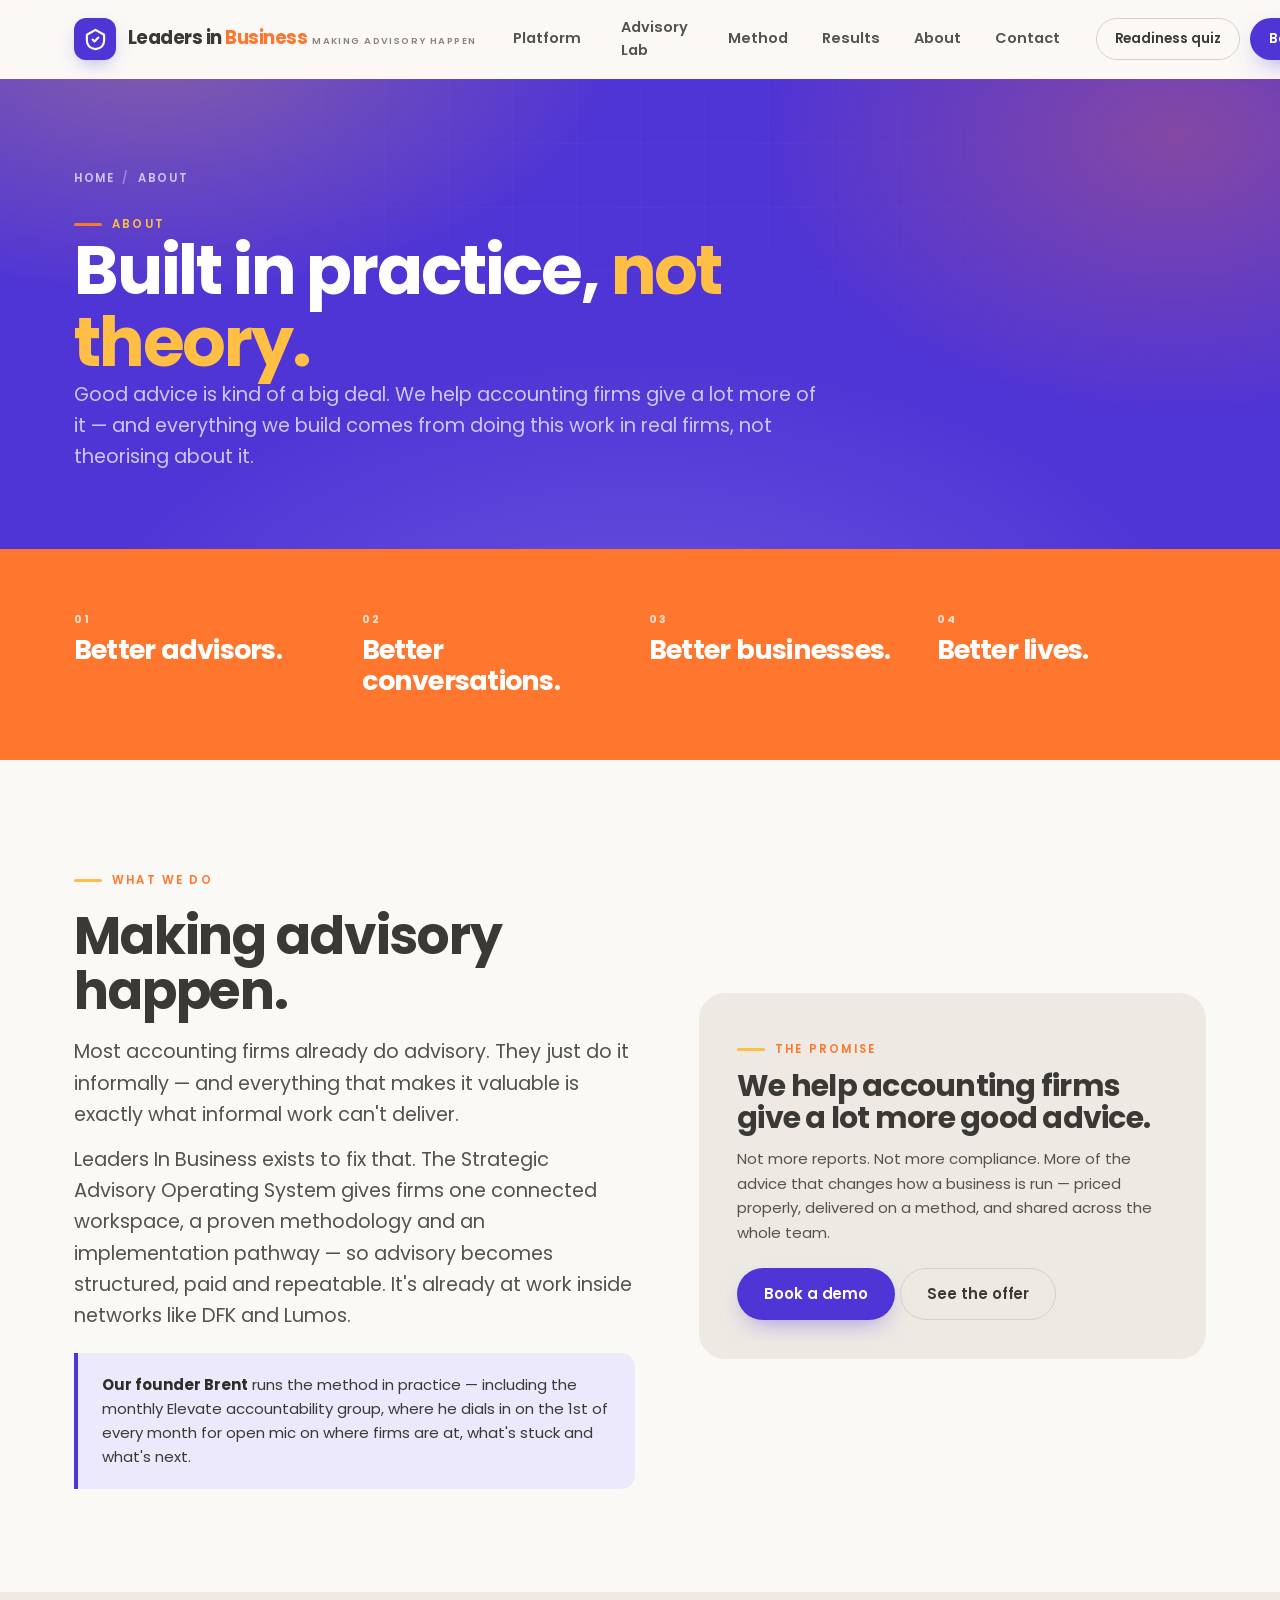
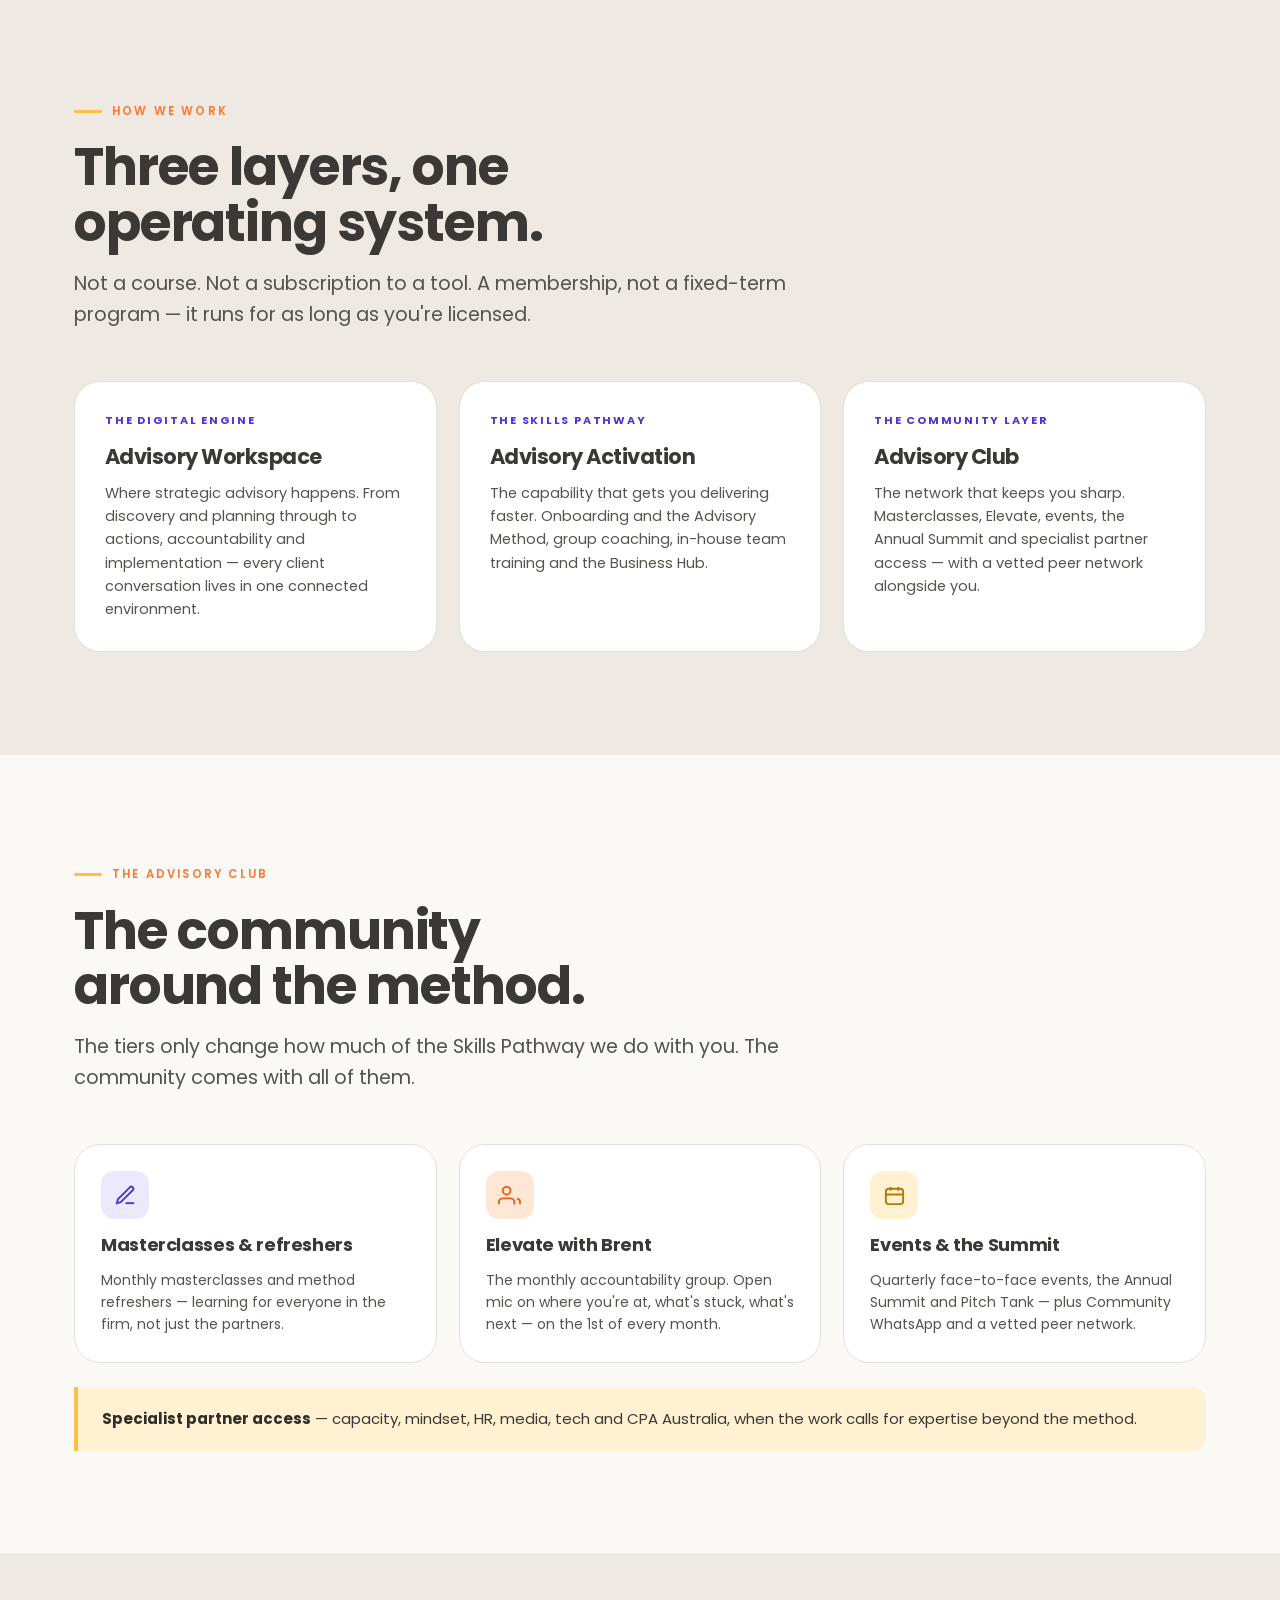
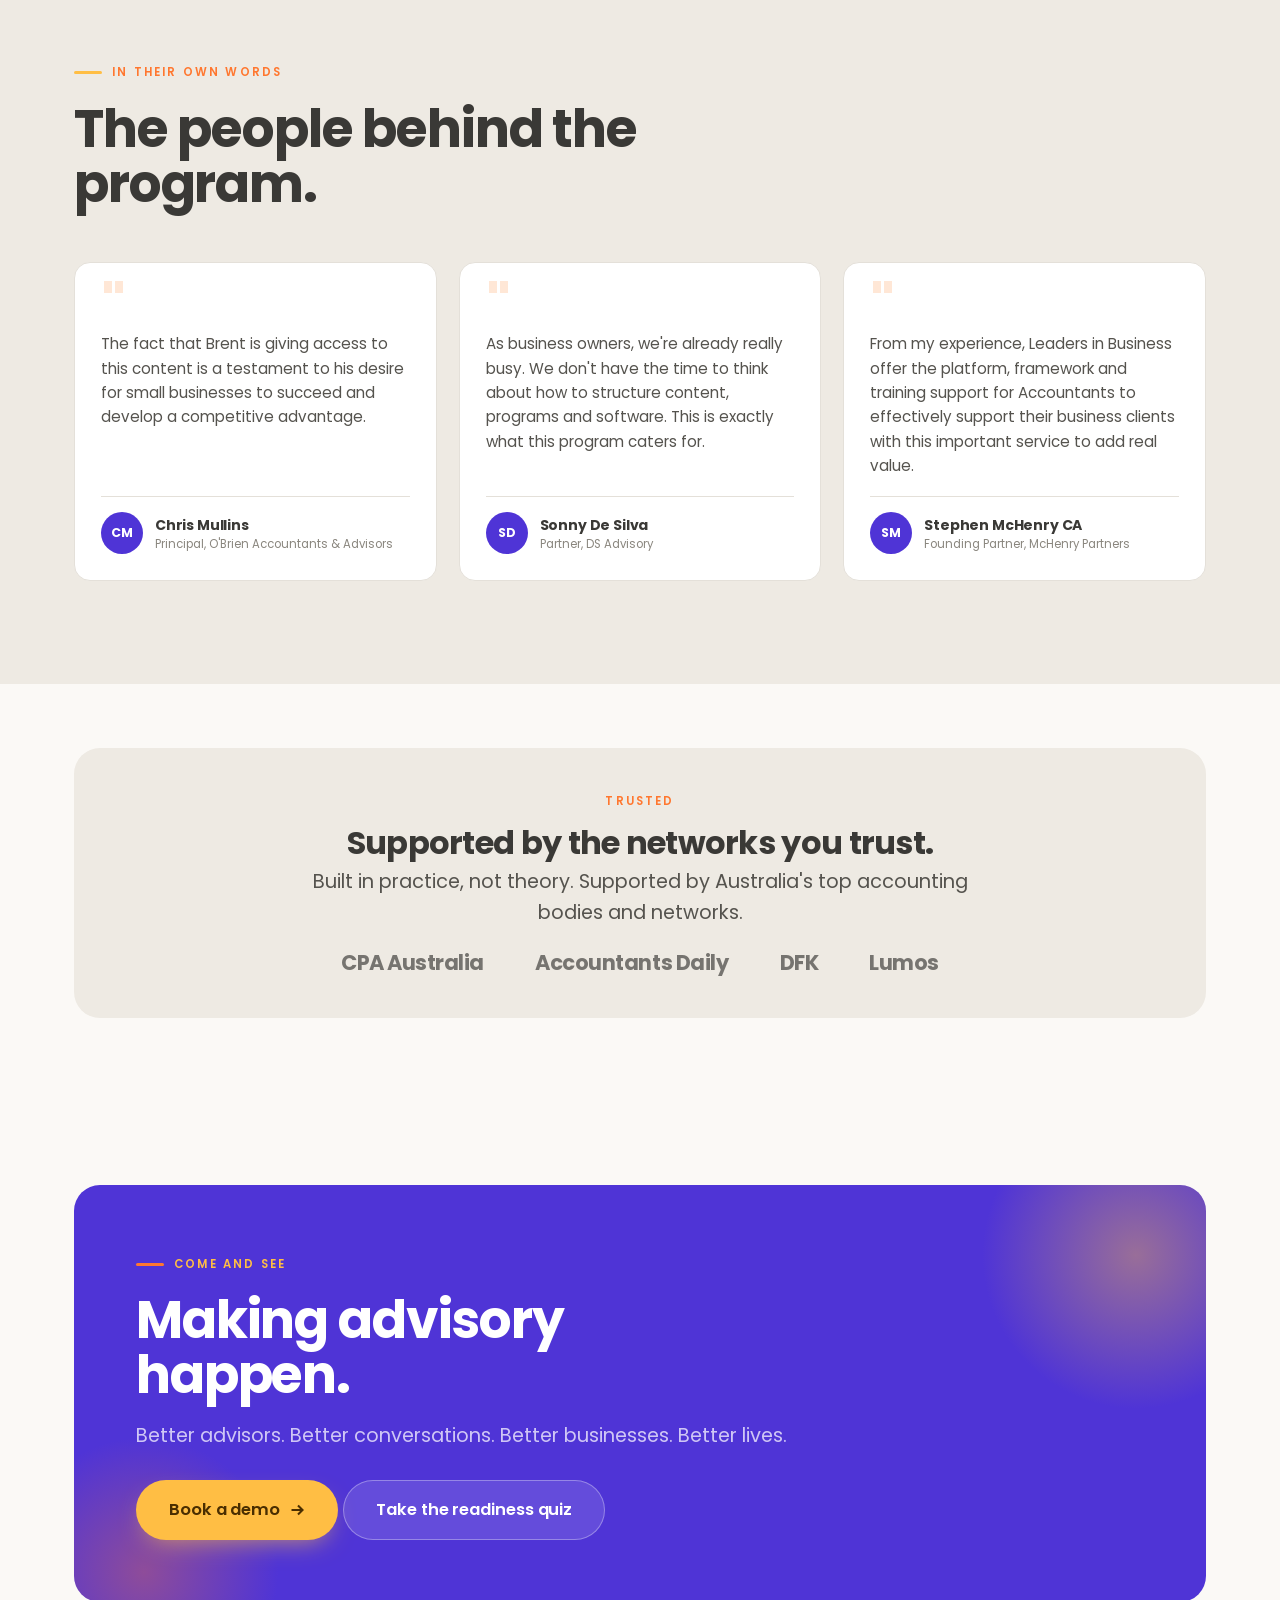
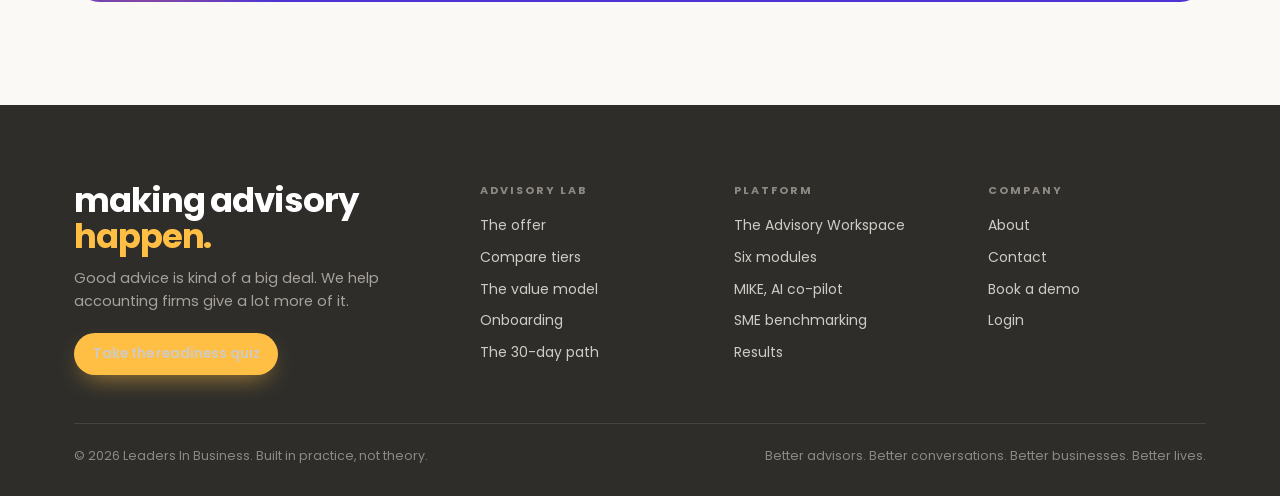
<file: about.html>
<!DOCTYPE html>
<html lang="en-AU">
<head>
<meta charset="UTF-8">
<meta name="viewport" content="width=device-width, initial-scale=1.0">
<title>About — Built in practice, not theory | Leaders In Business</title>
<meta name="description" content="Good advice is kind of a big deal. We help accounting firms give a lot more of it. Built in practice, not theory — supported by Australia's top accounting bodies and networks.">
<meta property="og:title" content="About — Leaders In Business">
<meta property="og:description" content="Making advisory happen. Better advisors. Better conversations. Better businesses. Better lives.">
<link rel="preconnect" href="https://fonts.googleapis.com">
<link rel="preconnect" href="https://fonts.gstatic.com" crossorigin>
<link href="https://fonts.googleapis.com/css2?family=Poppins:wght@400;500;600;700;800&display=swap" rel="stylesheet">
<link rel="stylesheet" href="assets/base.css">
<style>
/* ---- About page ---- */
.beats{background:var(--orange);padding:clamp(38px,5vw,64px) 0;color:#fff}
.beats-grid{display:grid;grid-template-columns:repeat(4,1fr);gap:18px}
.beat{font-family:var(--font);font-size:clamp(19px,2.3vw,27px);font-weight:700;letter-spacing:-.028em;line-height:1.14;color:#fff}
.beat .n{display:block;font-size:11px;font-weight:700;letter-spacing:.2em;color:#FFE0CC;margin-bottom:9px}

.belief{background:var(--card);border:1px solid var(--line);border-radius:var(--radius-lg);padding:30px}
.belief .mono-label{color:var(--purple);font-weight:700}
.belief-t{font-family:var(--font);font-size:21px;font-weight:700;letter-spacing:-.024em;margin:10px 0 8px}
.belief-d{font-size:14.5px;color:var(--ink-soft);line-height:1.6}

.comm-card{background:var(--card);border:1px solid var(--line);border-radius:var(--radius-lg);padding:26px;display:flex;flex-direction:column;gap:11px}
.comm-t{font-size:18px;font-weight:700;letter-spacing:-.02em}
.comm-d{font-size:14px;color:var(--ink-soft);line-height:1.55}

.quote-card{background:var(--card);border:1px solid var(--line);border-radius:var(--radius);padding:26px;display:flex;flex-direction:column;height:100%}
.quote-mark{font-family:var(--font);font-size:52px;font-weight:800;line-height:.6;color:var(--orange-soft);letter-spacing:-.05em}
.quote-t{font-size:15.2px;line-height:1.6;color:var(--ink-soft);margin:12px 0 18px;flex:1}
.quote-who{display:flex;align-items:center;gap:12px;border-top:1px solid var(--line);padding-top:15px}
.quote-av{width:42px;height:42px;border-radius:50%;background:var(--purple);color:#fff;display:grid;place-items:center;font-size:12.5px;font-weight:700;flex:none}
.quote-n{font-size:14px;font-weight:700;letter-spacing:-.012em}
.quote-r{font-size:11.5px;color:var(--ink-mute);line-height:1.35}

.trust-strip{background:var(--cream);border-radius:var(--radius-lg);padding:clamp(26px,3vw,40px);text-align:center}
.trust-logos{display:flex;gap:clamp(20px,4vw,52px);flex-wrap:wrap;justify-content:center;margin-top:18px}
.trust-logos span{font-family:var(--font);font-size:clamp(16px,2vw,21px);font-weight:700;letter-spacing:-.022em;color:var(--ink-2);opacity:.62}

@media (max-width:1024px){ .beats-grid{grid-template-columns:1fr 1fr} }
@media (max-width:720px){ .beats-grid{grid-template-columns:1fr} }
</style>
</head>
<body>

<header class="hdr" id="hdr">
  <div class="wrap nav">
    <a href="index.html" class="brand" aria-label="Leaders In Business home">
      <span class="brand-mark" aria-hidden="true">
        <svg viewBox="0 0 24 24" fill="none" stroke="#fff" stroke-width="2.2" stroke-linecap="round" stroke-linejoin="round">
          <path d="M12 2 3 7v6c0 5 3.8 8.2 9 9 5.2-.8 9-4 9-9V7z"/><path d="M9 12l2 2 4-4"/>
        </svg>
      </span>
      <span>
        <span class="brand-name">Leaders in <span class="lo">Business</span></span>
        <span class="brand-tag">Making advisory happen</span>
      </span>
    </a>

    <nav class="nav-links" aria-label="Primary">
      <div class="nav-item">
        <a href="platform.html" class="nav-link">Platform
          <svg class="caret" viewBox="0 0 12 12" fill="none" stroke="currentColor" stroke-width="2"><path d="M2 4l4 4 4-4"/></svg>
        </a>
        <div class="mega">
          <div class="mega-grid">
            <a class="mega-link" href="platform.html">
              <span class="mega-ico"><svg viewBox="0 0 24 24" fill="none" stroke="currentColor" stroke-width="2"><rect x="3" y="3" width="7" height="7" rx="1.5"/><rect x="14" y="3" width="7" height="7" rx="1.5"/><rect x="3" y="14" width="7" height="7" rx="1.5"/><rect x="14" y="14" width="7" height="7" rx="1.5"/></svg></span>
              <span><span class="mega-t">The Advisory Workspace <svg class="arw" viewBox="0 0 16 16" fill="none" stroke="currentColor" stroke-width="2.2"><path d="M2.5 8h11M9 3.5 13.5 8 9 12.5"/></svg></span><span class="mega-d">One connected environment for every client conversation</span></span>
            </a>
            <a class="mega-link" href="platform.html#modules">
              <span class="mega-ico"><svg viewBox="0 0 24 24" fill="none" stroke="currentColor" stroke-width="2"><circle cx="11" cy="11" r="7"/><path d="M20 20l-3.5-3.5"/></svg></span>
              <span><span class="mega-t">Six modules <svg class="arw" viewBox="0 0 16 16" fill="none" stroke="currentColor" stroke-width="2.2"><path d="M2.5 8h11M9 3.5 13.5 8 9 12.5"/></svg></span><span class="mega-d">Discovery, Insights, Goals, Actions, AI, Meetings</span></span>
            </a>
            <a class="mega-link" href="platform.html#mike">
              <span class="mega-ico"><svg viewBox="0 0 24 24" fill="none" stroke="currentColor" stroke-width="2"><path d="M12 2v4M12 18v4M2 12h4M18 12h4"/><circle cx="12" cy="12" r="4"/></svg></span>
              <span><span class="mega-t">MIKE, your AI co-pilot <svg class="arw" viewBox="0 0 16 16" fill="none" stroke="currentColor" stroke-width="2.2"><path d="M2.5 8h11M9 3.5 13.5 8 9 12.5"/></svg></span><span class="mega-d">Session prep, Action Plans, progress tracking</span></span>
            </a>
            <a class="mega-link" href="platform.html#benchmarking">
              <span class="mega-ico"><svg viewBox="0 0 24 24" fill="none" stroke="currentColor" stroke-width="2"><path d="M4 20V10M10 20V4M16 20v-7M22 20H2"/></svg></span>
              <span><span class="mega-t">SME benchmarking <svg class="arw" viewBox="0 0 16 16" fill="none" stroke="currentColor" stroke-width="2.2"><path d="M2.5 8h11M9 3.5 13.5 8 9 12.5"/></svg></span><span class="mega-d">Aggregated insight across the network</span></span>
            </a>
          </div>
        </div>
      </div>

      <div class="nav-item">
        <a href="advisory-lab.html" class="nav-link">Advisory Lab
          <svg class="caret" viewBox="0 0 12 12" fill="none" stroke="currentColor" stroke-width="2"><path d="M2 4l4 4 4-4"/></svg>
        </a>
        <div class="mega">
          <div class="mega-grid">
            <a class="mega-link" href="advisory-lab.html">
              <span class="mega-ico"><svg viewBox="0 0 24 24" fill="none" stroke="currentColor" stroke-width="2"><path d="M12 2 3 7v6c0 5 3.8 8.2 9 9 5.2-.8 9-4 9-9V7z"/></svg></span>
              <span><span class="mega-t">The offer <svg class="arw" viewBox="0 0 16 16" fill="none" stroke="currentColor" stroke-width="2.2"><path d="M2.5 8h11M9 3.5 13.5 8 9 12.5"/></svg></span><span class="mega-d">One program, three ways in</span></span>
            </a>
            <a class="mega-link" href="advisory-lab.html#compare">
              <span class="mega-ico"><svg viewBox="0 0 24 24" fill="none" stroke="currentColor" stroke-width="2"><path d="M9 3H5a2 2 0 00-2 2v4a2 2 0 002 2h4a2 2 0 002-2V5a2 2 0 00-2-2zM19 3h-4a2 2 0 00-2 2v4a2 2 0 002 2h4a2 2 0 002-2V5a2 2 0 00-2-2zM9 13H5a2 2 0 00-2 2v4a2 2 0 002 2h4a2 2 0 002-2v-4a2 2 0 00-2-2zM19 13h-4a2 2 0 00-2 2v4a2 2 0 002 2h4a2 2 0 002-2v-4a2 2 0 00-2-2z"/></svg></span>
              <span><span class="mega-t">Compare tiers <svg class="arw" viewBox="0 0 16 16" fill="none" stroke="currentColor" stroke-width="2.2"><path d="M2.5 8h11M9 3.5 13.5 8 9 12.5"/></svg></span><span class="mega-d">What's in Starter, Activate and Enterprise</span></span>
            </a>
            <a class="mega-link" href="advisory-lab.html#value">
              <span class="mega-ico"><svg viewBox="0 0 24 24" fill="none" stroke="currentColor" stroke-width="2"><path d="M12 1v22M17 5H9.5a3.5 3.5 0 000 7h5a3.5 3.5 0 010 7H6"/></svg></span>
              <span><span class="mega-t">The value model <svg class="arw" viewBox="0 0 16 16" fill="none" stroke="currentColor" stroke-width="2.2"><path d="M2.5 8h11M9 3.5 13.5 8 9 12.5"/></svg></span><span class="mega-d">$270k per advisor, per year</span></span>
            </a>
            <a class="mega-link" href="advisory-lab.html#onboarding">
              <span class="mega-ico"><svg viewBox="0 0 24 24" fill="none" stroke="currentColor" stroke-width="2"><path d="M22 11.08V12a10 10 0 11-5.93-9.14"/><path d="M22 4L12 14.01l-3-3"/></svg></span>
              <span><span class="mega-t">Onboarding <svg class="arw" viewBox="0 0 16 16" fill="none" stroke="currentColor" stroke-width="2.2"><path d="M2.5 8h11M9 3.5 13.5 8 9 12.5"/></svg></span><span class="mega-d">Booked in before you can drift</span></span>
            </a>
          </div>
        </div>
      </div>

      <a href="method.html" class="nav-link">Method</a>
      <a href="results.html" class="nav-link">Results</a>
      <a href="about.html" class="nav-link">About</a>
      <a href="contact.html" class="nav-link">Contact</a>
    </nav>

    <div class="nav-cta">
      <a href="https://advisoryreadinessquiz.scoreapp.com/" class="btn btn-ghost btn-sm">Readiness quiz</a>
      <a href="https://marketing.leadersinbusiness.com.au/book-a-call" class="btn btn-purple btn-sm">Book a demo</a>
      <button class="burger" id="burger" aria-label="Menu" aria-expanded="false" aria-controls="mobileMenu">
        <span></span><span></span><span></span>
      </button>
    </div>
  </div>

  <div class="mobile-menu" id="mobileMenu">
    <div class="mm-group">
      <div class="mm-label">Platform</div>
      <a class="mm-link" href="platform.html">The Advisory Workspace<small>One connected environment</small></a>
      <a class="mm-link" href="platform.html#modules">Six modules<small>Discovery to Meetings</small></a>
      <a class="mm-link" href="platform.html#mike">MIKE, your AI co-pilot<small>Prep, plans, tracking</small></a>
    </div>
    <div class="mm-group">
      <div class="mm-label">Advisory Lab</div>
      <a class="mm-link" href="advisory-lab.html">The offer<small>One program, three ways in</small></a>
      <a class="mm-link" href="advisory-lab.html#compare">Compare tiers<small>Starter · Activate · Enterprise</small></a>
      <a class="mm-link" href="advisory-lab.html#value">The value model<small>$270k per advisor, per year</small></a>
    </div>
    <div class="mm-group">
      <div class="mm-label">Company</div>
      <a class="mm-link" href="method.html">Method<small>The 30-day path</small></a>
      <a class="mm-link" href="results.html">Results<small>Proof and the model</small></a>
      <a class="mm-link" href="about.html">About<small>Built in practice</small></a>
      <a class="mm-link" href="contact.html">Contact<small>Book a demo</small></a>
    </div>
    <a href="https://marketing.leadersinbusiness.com.au/book-a-call" class="btn btn-purple btn-lg btn-block" style="margin-top:10px">Book a demo</a>
    <a href="https://advisoryreadinessquiz.scoreapp.com/" class="btn btn-ghost btn-lg btn-block" style="margin-top:10px">Take the readiness quiz</a>
  </div>
</header>

<main id="top">

  <section class="page-hero">
    <div class="wrap">
      <div class="crumbs"><a href="index.html">Home</a><span class="sep">/</span>About</div>
      <div class="eyebrow on-dark">About</div>
      <h1>Built in practice, <em>not theory.</em></h1>
      <p class="lead">Good advice is kind of a big deal. We help accounting firms give a lot more of it —
        and everything we build comes from doing this work in real firms, not theorising about it.</p>
    </div>
  </section>

  <!-- FOUR BEATS -->
  <section class="beats">
    <div class="wrap">
      <div class="beats-grid">
        <div class="beat reveal"><span class="n">01</span>Better advisors.</div>
        <div class="beat reveal d1"><span class="n">02</span>Better conversations.</div>
        <div class="beat reveal d2"><span class="n">03</span>Better businesses.</div>
        <div class="beat reveal d3"><span class="n">04</span>Better lives.</div>
      </div>
    </div>
  </section>

  <!-- STORY -->
  <section class="sec-pad" id="story">
    <div class="wrap split">
      <div class="reveal">
        <div class="eyebrow">What we do</div>
        <h2 class="h-sec">Making advisory happen.</h2>
        <p class="lead">Most accounting firms already do advisory. They just do it informally — and
          everything that makes it valuable is exactly what informal work can't deliver.</p>
        <p class="lead" style="margin-top:14px">Leaders In Business exists to fix that. The Strategic
          Advisory Operating System gives firms one connected workspace, a proven methodology and an
          implementation pathway — so advisory becomes structured, paid and repeatable. It's already
          at work inside networks like DFK and Lumos.</p>
        <div class="callout purple" style="margin-top:22px">
          <strong>Our founder Brent</strong> runs the method in practice — including the monthly Elevate
          accountability group, where he dials in on the 1st of every month for open mic on where firms
          are at, what's stuck and what's next.
        </div>
      </div>

      <div class="reveal d2">
        <div class="trust-strip" style="text-align:left">
          <div class="eyebrow">The promise</div>
          <h3 style="font-size:clamp(22px,2.6vw,30px);letter-spacing:-.025em;margin:12px 0 12px">
            We help accounting firms give a lot more good advice.
          </h3>
          <p style="font-size:15px;color:var(--ink-soft);line-height:1.65">
            Not more reports. Not more compliance. More of the advice that changes how a business is run —
            priced properly, delivered on a method, and shared across the whole team.
          </p>
          <div class="hero-actions" style="margin:22px 0 0">
            <a href="https://marketing.leadersinbusiness.com.au/book-a-call" class="btn btn-purple">Book a demo</a>
            <a href="advisory-lab.html" class="btn btn-ghost">See the offer</a>
          </div>
        </div>
      </div>
    </div>
  </section>

  <!-- PHILOSOPHY -->
  <section class="sec-pad band-cream" id="philosophy">
    <div class="wrap">
      <div class="section-head reveal">
        <div class="eyebrow">How we work</div>
        <h2 class="h-sec">Three layers, one operating system.</h2>
        <p class="lead">Not a course. Not a subscription to a tool. A membership, not a fixed-term
          program — it runs for as long as you're licensed.</p>
      </div>

      <div class="grid-3">
        <div class="belief reveal">
          <div class="mono-label">The digital engine</div>
          <div class="belief-t">Advisory Workspace</div>
          <p class="belief-d">Where strategic advisory happens. From discovery and planning through to
            actions, accountability and implementation — every client conversation lives in one
            connected environment.</p>
        </div>
        <div class="belief reveal d1">
          <div class="mono-label">The skills pathway</div>
          <div class="belief-t">Advisory Activation</div>
          <p class="belief-d">The capability that gets you delivering faster. Onboarding and the Advisory
            Method, group coaching, in-house team training and the Business Hub.</p>
        </div>
        <div class="belief reveal d2">
          <div class="mono-label">The community layer</div>
          <div class="belief-t">Advisory Club</div>
          <p class="belief-d">The network that keeps you sharp. Masterclasses, Elevate, events, the
            Annual Summit and specialist partner access — with a vetted peer network alongside you.</p>
        </div>
      </div>
    </div>
  </section>

  <!-- COMMUNITY -->
  <section class="sec-pad" id="community">
    <div class="wrap">
      <div class="section-head reveal">
        <div class="eyebrow">The Advisory Club</div>
        <h2 class="h-sec">The community around the method.</h2>
        <p class="lead">The tiers only change how much of the Skills Pathway we do with you. The community
          comes with all of them.</p>
      </div>

      <div class="grid-3">
        <div class="comm-card reveal">
          <div class="icon-tile"><svg viewBox="0 0 24 24" fill="none" stroke="currentColor" stroke-width="2"><path d="M12 20h9"/><path d="M16.5 3.5a2.1 2.1 0 013 3L7 19l-4 1 1-4z"/></svg></div>
          <div class="comm-t">Masterclasses &amp; refreshers</div>
          <p class="comm-d">Monthly masterclasses and method refreshers — learning for everyone in the firm, not just the partners.</p>
        </div>
        <div class="comm-card reveal d1">
          <div class="icon-tile orange"><svg viewBox="0 0 24 24" fill="none" stroke="currentColor" stroke-width="2"><path d="M17 21v-2a4 4 0 00-4-4H5a4 4 0 00-4 4v2"/><circle cx="9" cy="7" r="4"/><path d="M23 21v-2a4 4 0 00-3-3.87"/></svg></div>
          <div class="comm-t">Elevate with Brent</div>
          <p class="comm-d">The monthly accountability group. Open mic on where you're at, what's stuck, what's next — on the 1st of every month.</p>
        </div>
        <div class="comm-card reveal d2">
          <div class="icon-tile sun"><svg viewBox="0 0 24 24" fill="none" stroke="currentColor" stroke-width="2"><rect x="3" y="5" width="18" height="16" rx="3"/><path d="M8 3v4M16 3v4M3 11h18"/></svg></div>
          <div class="comm-t">Events &amp; the Summit</div>
          <p class="comm-d">Quarterly face-to-face events, the Annual Summit and Pitch Tank — plus Community WhatsApp and a vetted peer network.</p>
        </div>
      </div>

      <div class="callout sun reveal" style="margin-top:24px">
        <strong>Specialist partner access</strong> — capacity, mindset, HR, media, tech and CPA Australia,
        when the work calls for expertise beyond the method.
      </div>
    </div>
  </section>

  <!-- TESTIMONIALS -->
  <section class="sec-pad band-cream">
    <div class="wrap">
      <div class="section-head reveal">
        <div class="eyebrow">In their own words</div>
        <h2 class="h-sec">The people behind the program.</h2>
      </div>

      <div class="grid-3">
        <div class="quote-card reveal">
          <div class="quote-mark">"</div>
          <p class="quote-t">The fact that Brent is giving access to this content is a testament to his desire for small businesses to succeed and develop a competitive advantage.</p>
          <div class="quote-who"><div class="quote-av">CM</div><div><div class="quote-n">Chris Mullins</div><div class="quote-r">Principal, O'Brien Accountants &amp; Advisors</div></div></div>
        </div>
        <div class="quote-card reveal d1">
          <div class="quote-mark">"</div>
          <p class="quote-t">As business owners, we're already really busy. We don't have the time to think about how to structure content, programs and software. This is exactly what this program caters for.</p>
          <div class="quote-who"><div class="quote-av">SD</div><div><div class="quote-n">Sonny De Silva</div><div class="quote-r">Partner, DS Advisory</div></div></div>
        </div>
        <div class="quote-card reveal d2">
          <div class="quote-mark">"</div>
          <p class="quote-t">From my experience, Leaders in Business offer the platform, framework and training support for Accountants to effectively support their business clients with this important service to add real value.</p>
          <div class="quote-who"><div class="quote-av">SM</div><div><div class="quote-n">Stephen McHenry CA</div><div class="quote-r">Founding Partner, McHenry Partners</div></div></div>
        </div>
      </div>
    </div>
  </section>

  <!-- TRUST -->
  <section class="sec-pad-sm">
    <div class="wrap">
      <div class="trust-strip reveal">
        <div class="eyebrow center">Trusted</div>
        <h2 style="font-size:clamp(22px,2.6vw,32px);margin:12px 0 6px">Supported by the networks you trust.</h2>
        <p class="lead" style="margin:0 auto;text-align:center">Built in practice, not theory. Supported by
          Australia's top accounting bodies and networks.</p>
        <div class="trust-logos">
          <span>CPA Australia</span>
          <span>Accountants Daily</span>
          <span>DFK</span>
          <span>Lumos</span>
        </div>
      </div>
    </div>
  </section>

  <!-- CTA -->
  <section class="sec-pad">
    <div class="wrap">
      <div class="cta-band reveal">
        <div class="eyebrow on-dark">Come and see</div>
        <h2 class="h-sec" style="max-width:19ch">Making advisory happen.</h2>
        <p class="lead" style="margin-bottom:28px">Better advisors. Better conversations. Better businesses.
          Better lives.</p>
        <div class="hero-actions" style="margin:0">
          <a href="https://marketing.leadersinbusiness.com.au/book-a-call" class="btn btn-sun btn-lg">Book a demo
            <svg viewBox="0 0 16 16" fill="none" stroke="currentColor" stroke-width="2.1"><path d="M2.5 8h11M9 3.5 13.5 8 9 12.5"/></svg>
          </a>
          <a href="https://advisoryreadinessquiz.scoreapp.com/" class="btn btn-on-dark btn-lg">Take the readiness quiz</a>
        </div>
      </div>
    </div>
  </section>

</main>

<footer class="foot">
  <div class="wrap">
    <div class="foot-grid">
      <div class="foot-brand">
        <div class="foot-tag">making advisory <span class="lo">happen.</span></div>
        <p style="font-size:14.5px;line-height:1.6;max-width:34ch;color:#A7A29B">
          Good advice is kind of a big deal. We help accounting firms give a lot more of it.
        </p>
        <div style="margin-top:20px"><a href="https://advisoryreadinessquiz.scoreapp.com/" class="btn btn-sun btn-sm">Take the readiness quiz</a></div>
      </div>

      <div>
        <div class="foot-h">Advisory Lab</div>
        <ul class="foot-list">
          <li><a href="advisory-lab.html">The offer</a></li>
          <li><a href="advisory-lab.html#compare">Compare tiers</a></li>
          <li><a href="advisory-lab.html#value">The value model</a></li>
          <li><a href="advisory-lab.html#onboarding">Onboarding</a></li>
          <li><a href="method.html">The 30-day path</a></li>
        </ul>
      </div>

      <div>
        <div class="foot-h">Platform</div>
        <ul class="foot-list">
          <li><a href="platform.html">The Advisory Workspace</a></li>
          <li><a href="platform.html#modules">Six modules</a></li>
          <li><a href="platform.html#mike">MIKE, AI co-pilot</a></li>
          <li><a href="platform.html#benchmarking">SME benchmarking</a></li>
          <li><a href="results.html">Results</a></li>
        </ul>
      </div>

      <div>
        <div class="foot-h">Company</div>
        <ul class="foot-list">
          <li><a href="about.html">About</a></li>
          <li><a href="contact.html">Contact</a></li>
          <li><a href="https://marketing.leadersinbusiness.com.au/book-a-call">Book a demo</a></li>
          <li><a href="http://workspace.leadersinbusiness.com.au/">Login</a></li>
        </ul>
      </div>
    </div>

    <div class="foot-bottom">
      <div>&copy; <span id="year">2026</span> Leaders In Business. Built in practice, not theory.</div>
      <div>Better advisors. Better conversations. Better businesses. Better lives.</div>
    </div>
  </div>
</footer>
<script src="assets/shell.js"></script>
<script type="application/ld+json">
{
  "@context": "https://schema.org",
  "@type": "Organization",
  "name": "Leaders In Business",
  "url": "https://leadersinbusiness.com.au/",
  "description": "The Strategic Advisory Operating System helps accounting firms operationalise advisory through one connected workspace, methodology and implementation pathway. Structured, paid advisory in 30 days.",
  "slogan": "Making advisory happen.",
  "sameAs": [
    "https://leadersinbusiness.com.au/"
  ]
}
</script>
<script type="application/ld+json">
{
  "@context": "https://schema.org",
  "@type": "Product",
  "name": "Advisory Lab",
  "description": "One program, three ways in. The same outcome at every tier — Starter, Activate and Enterprise.",
  "brand": {
    "@type": "Organization",
    "name": "Leaders In Business"
  },
  "offers": [
    {
      "@type": "Offer",
      "name": "Starter",
      "priceCurrency": "AUD",
      "price": "500",
      "description": "Advisory Workspace licence, Program Onboarding, Monthly Masterclass, Community WhatsApp. 1-2 seats."
    },
    {
      "@type": "Offer",
      "name": "Activate",
      "priceCurrency": "AUD",
      "price": "1000",
      "description": "Everything in Starter plus monthly group coaching, a plan for your own business (Business by Design) and Advisory Method training. 1-2 seats. 12 months."
    },
    {
      "@type": "Offer",
      "name": "Enterprise",
      "priceCurrency": "AUD",
      "price": "20000",
      "description": "Firm-wide workspace access, two-day in-house training, 90-day plan embedded in the firm, bespoke support. Up to 20 users."
    }
  ]
}
</script>

</body>
</html>
</file>
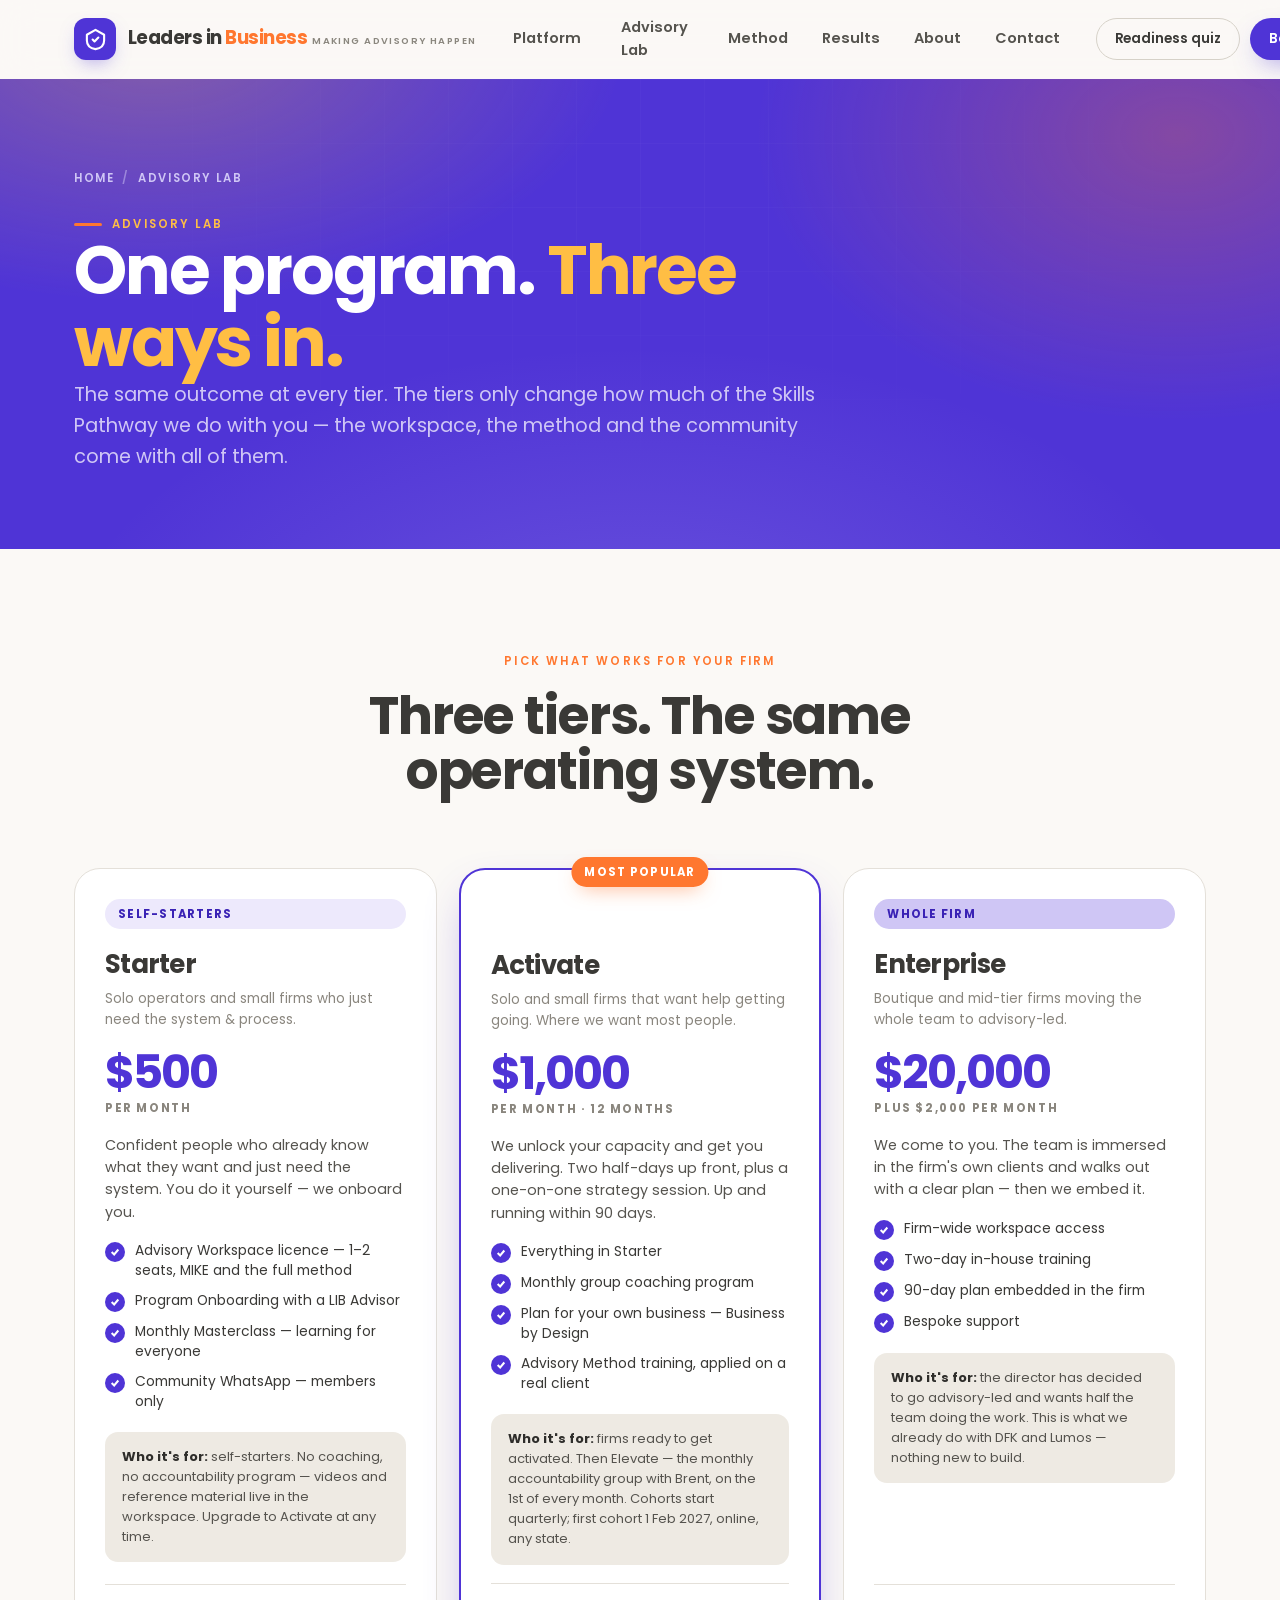
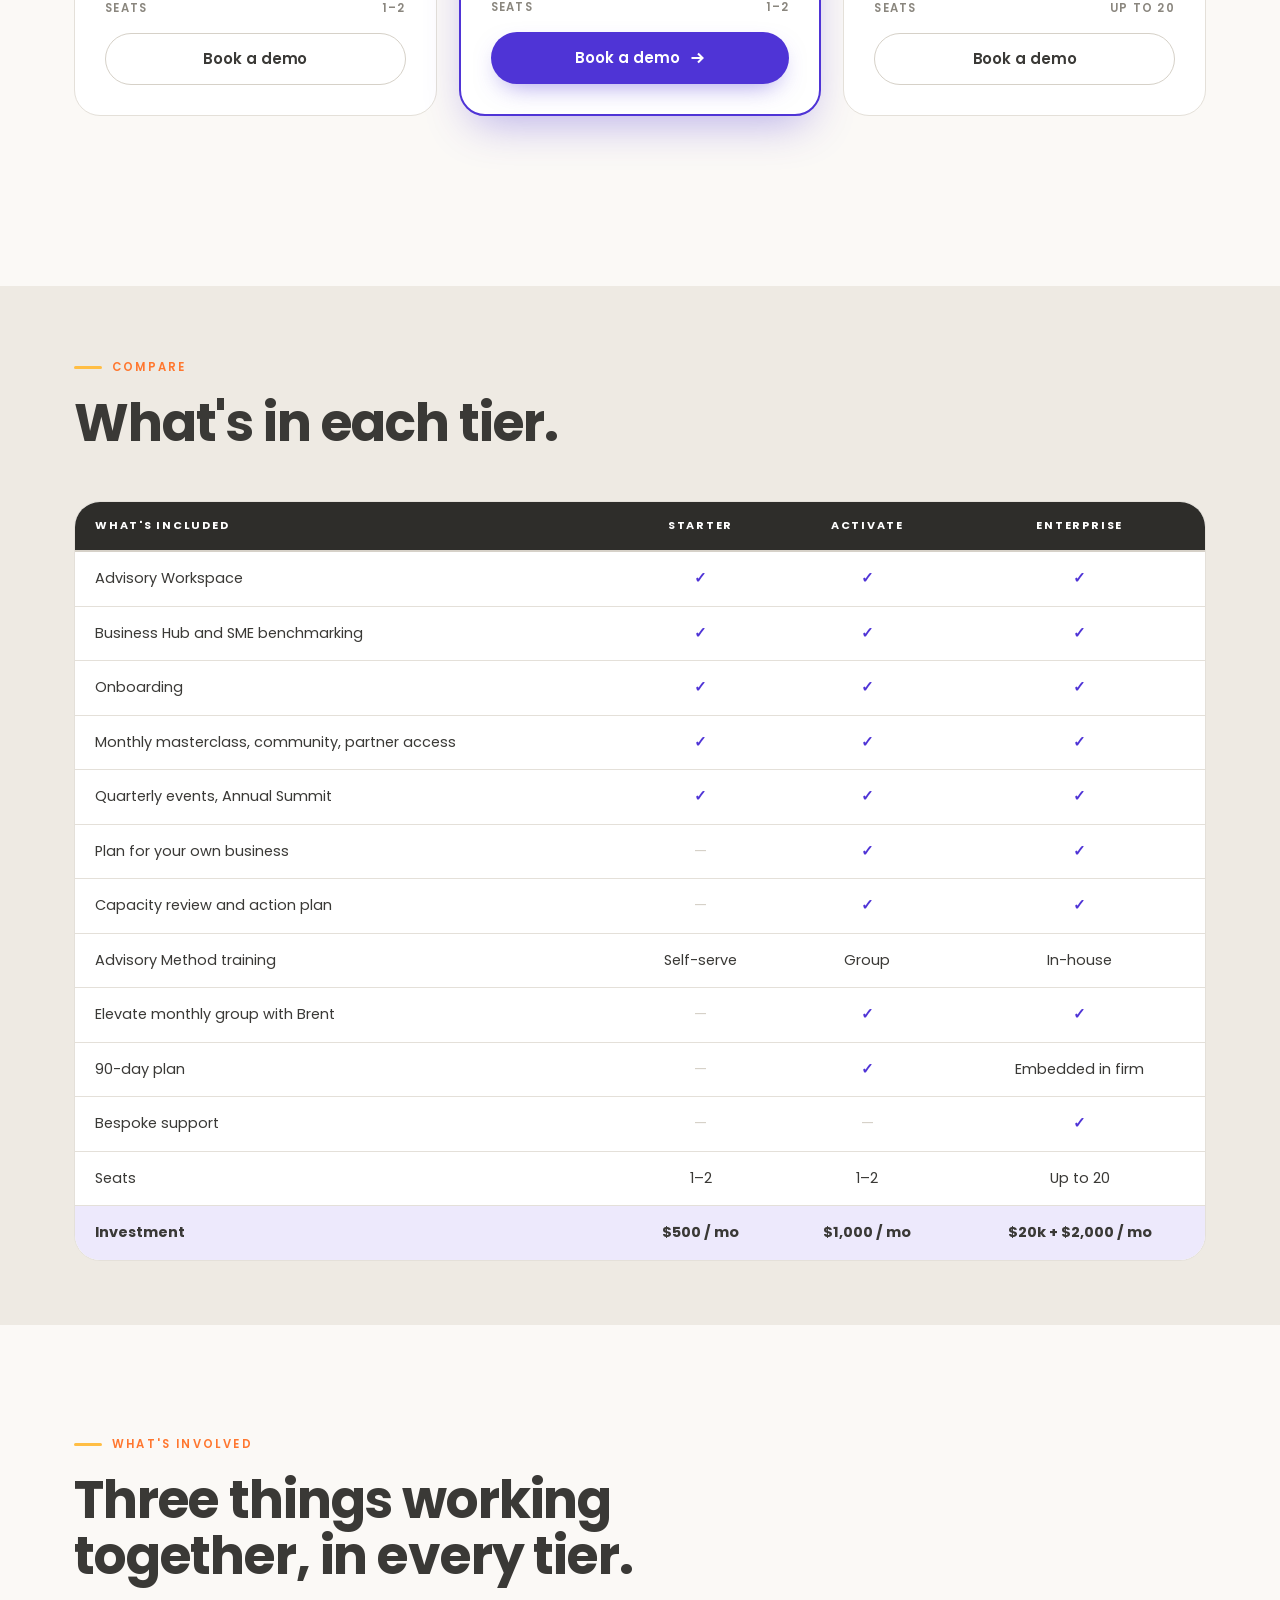
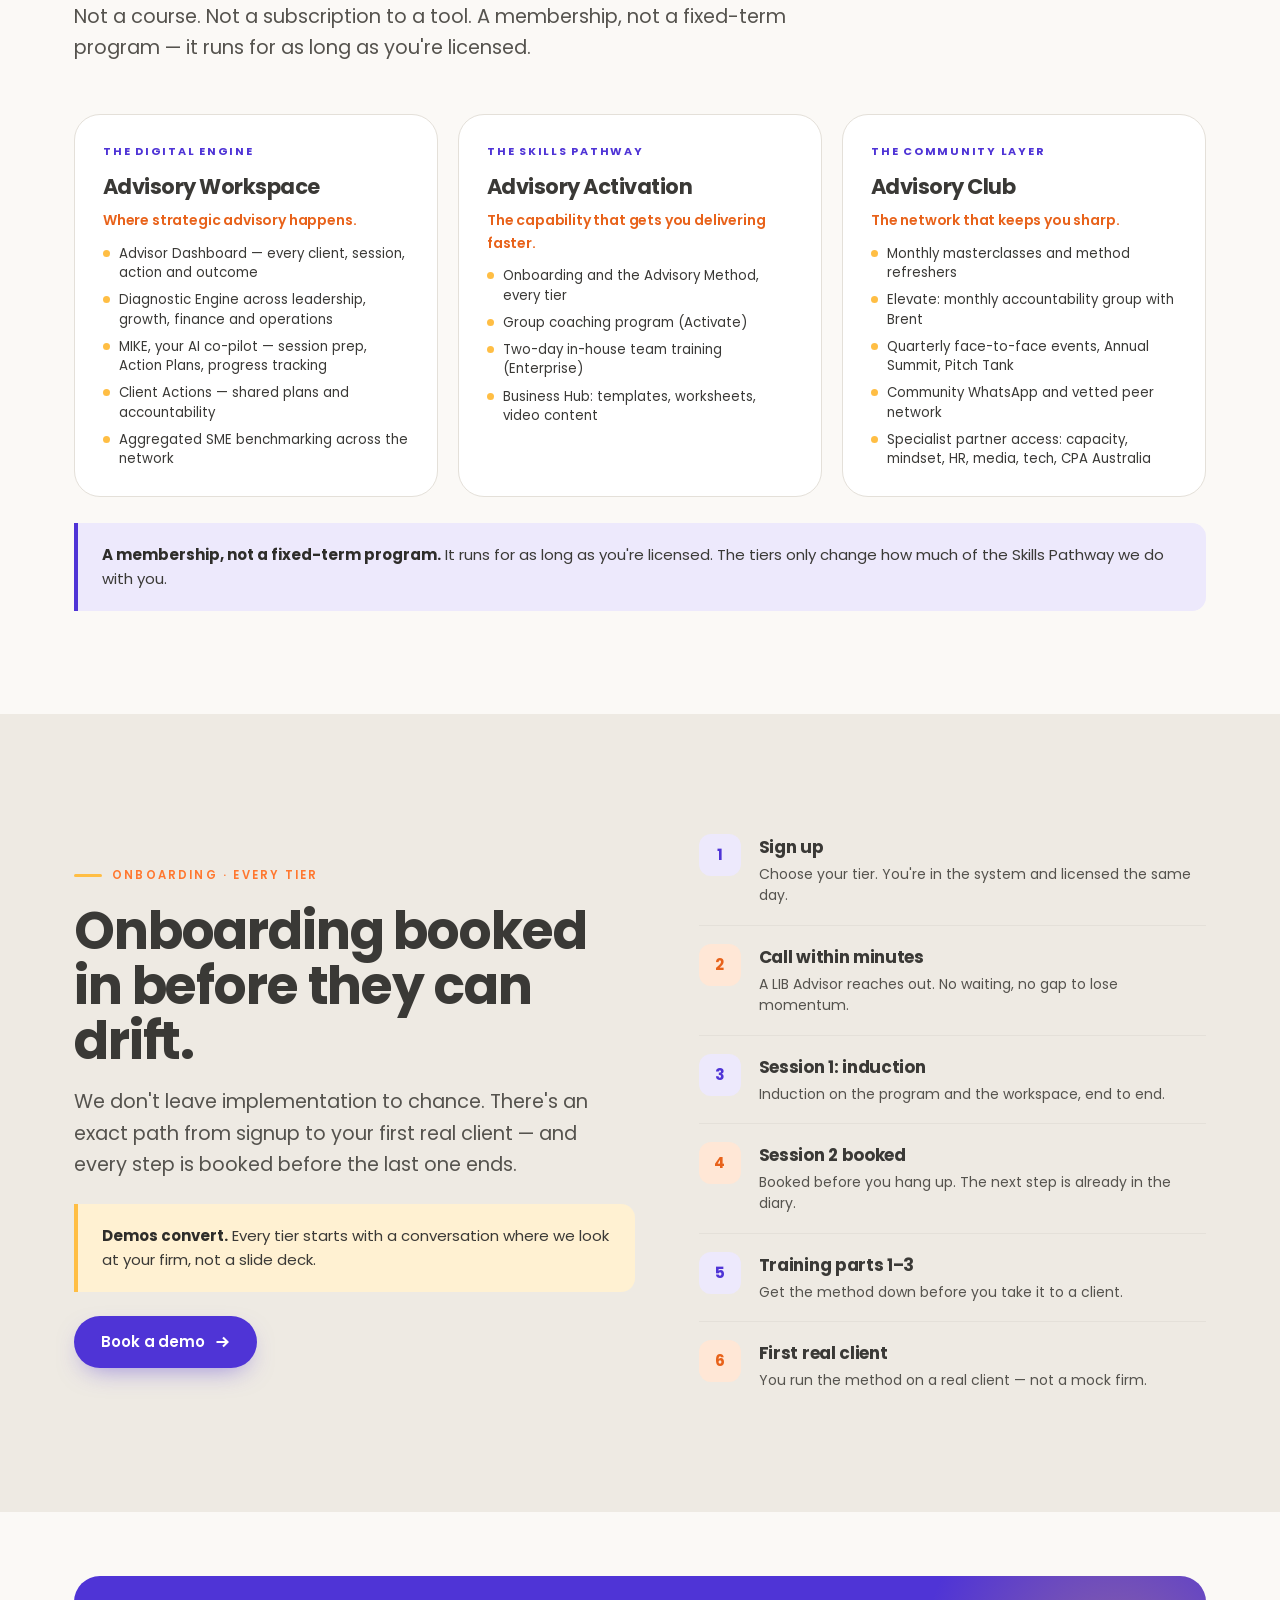
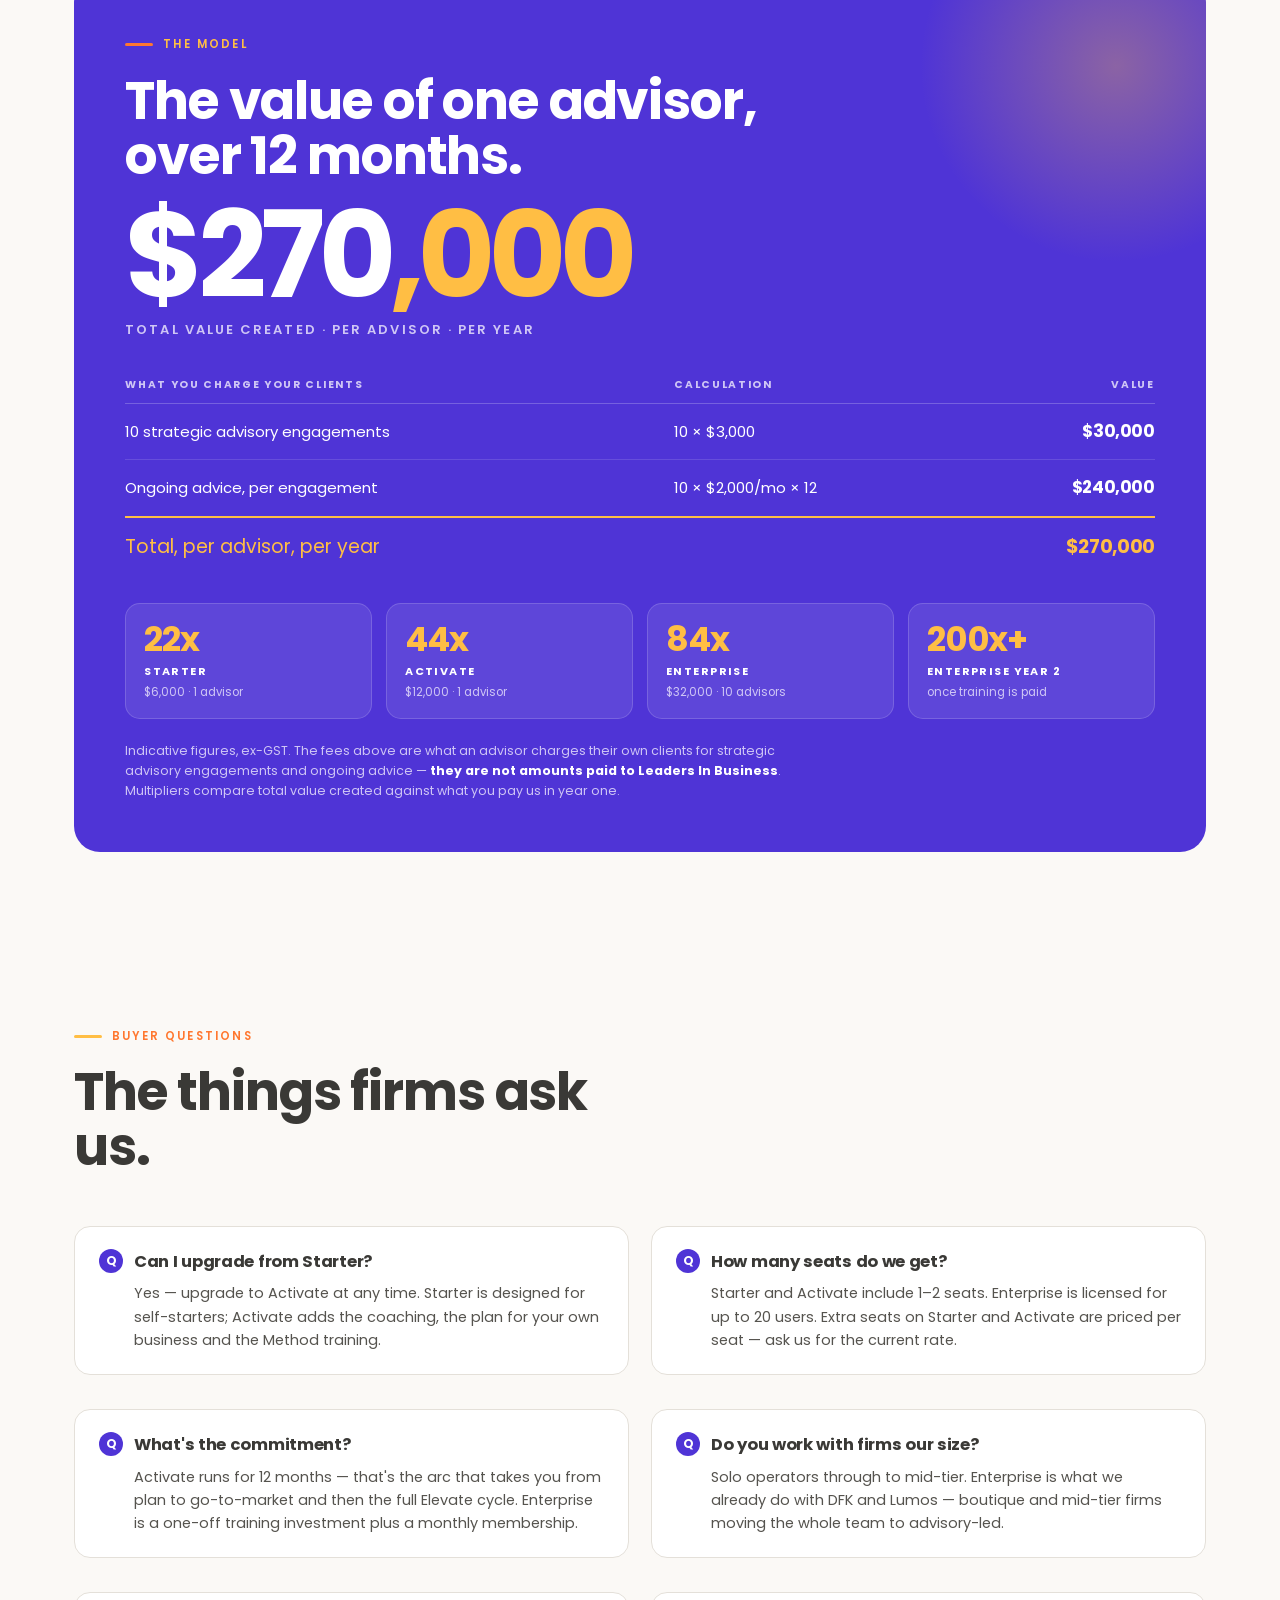
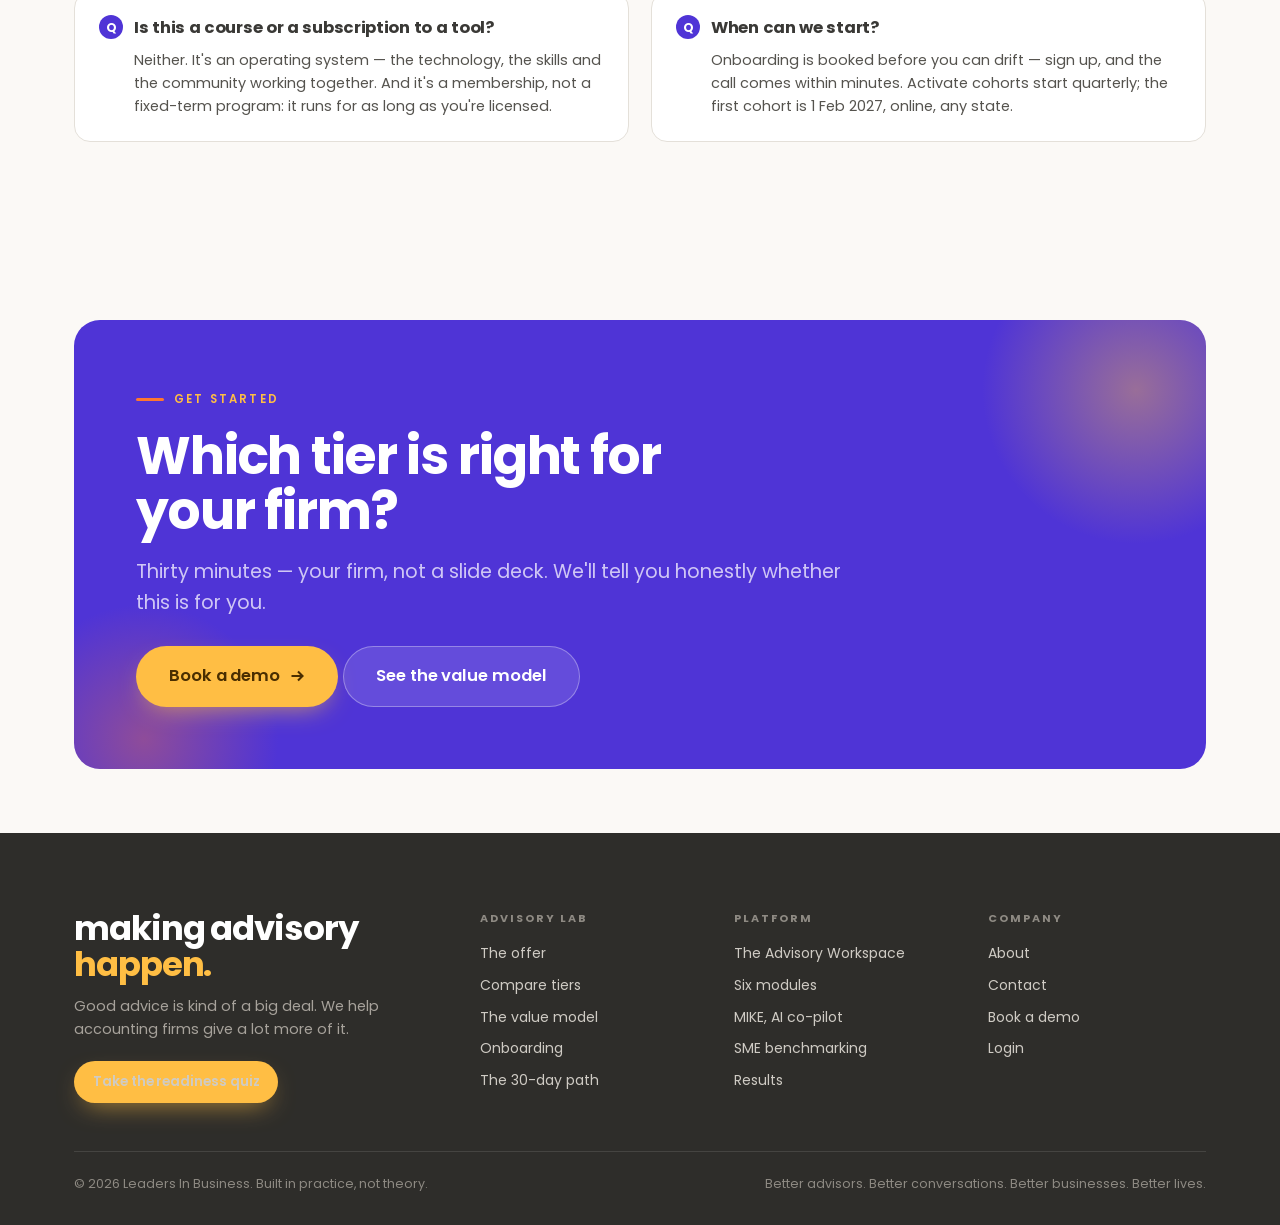
<file: advisory-lab.html>
<!DOCTYPE html>
<html lang="en-AU">
<head>
<meta charset="UTF-8">
<meta name="viewport" content="width=device-width, initial-scale=1.0">
<title>Advisory Lab — One program, three ways in | Leaders In Business</title>
<meta name="description" content="Advisory Lab: one program, three ways in. Starter $500/month, Activate $1,000/month, Enterprise $20,000 + $2,000/month. Compare tiers, see the onboarding path and the value of one advisor — $270,000 per year.">
<meta property="og:title" content="Advisory Lab — One program, three ways in">
<meta property="og:description" content="The same outcome at every tier. The tiers only change how much of the Skills Pathway we do with you.">
<link rel="preconnect" href="https://fonts.googleapis.com">
<link rel="preconnect" href="https://fonts.gstatic.com" crossorigin>
<link href="https://fonts.googleapis.com/css2?family=Poppins:wght@400;500;600;700;800&display=swap" rel="stylesheet">
<link rel="stylesheet" href="assets/base.css">
<style>
/* ---- Advisory Lab page ---- */
.tier-card{background:var(--card);border:1px solid var(--line);border-radius:var(--radius-lg);padding:30px;display:flex;flex-direction:column;position:relative;transition:transform .22s var(--ease),box-shadow .22s var(--ease)}
.tier-card:hover{transform:translateY(-5px);box-shadow:var(--sh-2)}
.tier-card.featured{border:2px solid var(--purple);box-shadow:var(--sh-purple)}
.tier-flag{position:absolute;top:-13px;left:50%;transform:translateX(-50%);white-space:nowrap}
.tier-name{font-family:var(--font);font-size:26px;font-weight:700;letter-spacing:-.028em;margin:14px 0 4px}
.tier-for{font-size:13.5px;color:var(--ink-mute);line-height:1.5;min-height:42px}
.tier-price{font-family:var(--font);font-size:clamp(34px,3.6vw,46px);font-weight:700;letter-spacing:-.04em;line-height:1;margin:18px 0 4px;color:var(--purple)}
.tier-per{font-size:11.5px;font-weight:700;letter-spacing:.14em;text-transform:uppercase;color:var(--ink-mute)}
.tier-blurb{font-size:14.3px;color:var(--ink-soft);line-height:1.55;margin:16px 0 18px}
.tier-inc{list-style:none;display:grid;gap:10px;margin-bottom:20px}
.tier-inc li{display:flex;gap:10px;align-items:flex-start;font-size:13.8px;line-height:1.45}
.tier-inc .tick{width:20px;height:20px;border-radius:50%;background:var(--purple);color:#fff;display:grid;place-items:center;flex:none;margin-top:1px}
.tier-inc .tick svg{width:10px;height:10px}
.tier-who{background:var(--cream);border-radius:13px;padding:15px 17px;font-size:13px;color:var(--ink-soft);line-height:1.55;margin-bottom:18px}
.tier-who b{color:var(--ink-2)}
.tier-seat{margin-top:auto;padding-top:14px;border-top:1px solid var(--line);font-size:11.5px;font-weight:600;letter-spacing:.11em;text-transform:uppercase;color:var(--ink-mute);display:flex;justify-content:space-between;gap:10px}

.cmp-wrap{background:var(--card);border:1px solid var(--line);border-radius:var(--radius-lg);overflow:hidden}
.cmp-wrap .tbl th,.cmp-wrap .tbl td{padding:15px 20px}
.cmp-wrap .tbl thead th{background:var(--ink-2);color:#fff;font-size:11px}
.cmp-wrap .tbl td:not(:first-child),.cmp-wrap .tbl th:not(:first-child){text-align:center}
.cmp-wrap .tbl tbody tr:last-child td{border-bottom:0}
.cmp-hl{background:var(--purple-soft)!important}

.layer-row{display:grid;grid-template-columns:repeat(3,1fr);gap:20px}
.layer{background:var(--card);border:1px solid var(--line);border-radius:var(--radius-lg);padding:28px}
.layer .mono-label{color:var(--purple);font-weight:700}
.layer-t{font-family:var(--font);font-size:21px;font-weight:700;letter-spacing:-.024em;margin:9px 0 5px}
.layer-s{font-size:14px;font-weight:600;color:var(--orange-deep);letter-spacing:-.012em;margin-bottom:10px}
.layer ul{list-style:none;display:grid;gap:8px;margin-top:12px}
.layer ul li{display:flex;gap:9px;align-items:flex-start;font-size:13.3px;line-height:1.45}
.layer ul .dot{width:7px;height:7px;border-radius:50%;background:var(--sun);flex:none;margin-top:6px}

.onb-step{display:flex;gap:18px;align-items:flex-start;padding:18px 0;border-bottom:1px solid var(--line)}
.onb-step:last-child{border-bottom:0}
.onb-n{width:42px;height:42px;border-radius:12px;background:var(--purple-soft);color:var(--purple);display:grid;place-items:center;font-family:var(--font);font-size:15px;font-weight:700;flex:none}
.onb-step:nth-child(even) .onb-n{background:var(--orange-soft);color:var(--orange-deep)}
.onb-t{font-size:17px;font-weight:700;letter-spacing:-.018em}
.onb-d{font-size:14px;color:var(--ink-soft);line-height:1.55;margin-top:2px}

.value-block{background:var(--purple);border-radius:var(--radius-lg);color:#fff;padding:clamp(32px,4vw,56px);position:relative;overflow:hidden}
.value-block::after{content:"";position:absolute;right:-120px;top:-120px;width:420px;height:420px;border-radius:50%;background:radial-gradient(circle,rgba(255,190,68,.34),transparent 66%)}
.value-block > *{position:relative;z-index:1}
.vm-num{font-family:var(--font);font-size:clamp(56px,10vw,120px);font-weight:700;letter-spacing:-.05em;line-height:.9;color:#fff}
.vm-num .u{color:var(--sun)}
.vm-cap{font-size:13px;font-weight:600;letter-spacing:.16em;text-transform:uppercase;color:var(--lilac);margin-top:10px}
.value-table{width:100%;border-collapse:collapse;margin-top:26px;font-size:15px}
.value-table th{text-align:left;font-size:10.5px;font-weight:700;letter-spacing:.16em;text-transform:uppercase;color:var(--lilac);padding:10px 0;border-bottom:1px solid rgba(255,255,255,.22)}
.value-table td{padding:14px 0;border-bottom:1px solid rgba(255,255,255,.13);color:#fff}
.value-table td:last-child{text-align:right;font-family:var(--font);font-weight:700;font-size:17px;letter-spacing:-.02em}
.value-table tr.total td{border-bottom:0;border-top:2px solid var(--sun);font-size:19px;color:var(--sun)}
.mult-grid{display:grid;grid-template-columns:repeat(4,1fr);gap:14px;margin-top:26px}
.mult{background:rgba(255,255,255,.09);border:1px solid rgba(255,255,255,.16);border-radius:15px;padding:18px}
.mult .x{font-family:var(--font);font-size:34px;font-weight:700;letter-spacing:-.035em;color:var(--sun);line-height:1}
.mult .k{font-size:11px;font-weight:700;letter-spacing:.13em;text-transform:uppercase;color:#fff;margin-top:7px}
.mult .d{font-size:11.5px;color:var(--lilac);line-height:1.45;margin-top:3px}

.faq-item{background:var(--card);border:1px solid var(--line);border-radius:var(--radius);padding:22px 24px;margin-bottom:12px}
.faq-q{font-size:16.5px;font-weight:700;letter-spacing:-.018em;margin-bottom:7px;display:flex;gap:11px;align-items:flex-start}
.faq-q .qm{width:24px;height:24px;border-radius:50%;background:var(--purple);color:#fff;display:grid;place-items:center;font-size:12px;font-weight:700;flex:none}
.faq-a{font-size:14.5px;color:var(--ink-soft);line-height:1.6;padding-left:35px}

@media (max-width:1024px){
  .layer-row{grid-template-columns:1fr}
  .mult-grid{grid-template-columns:1fr 1fr}
}
@media (max-width:720px){
  .mult-grid{grid-template-columns:1fr}
}
</style>
</head>
<body>

<header class="hdr" id="hdr">
  <div class="wrap nav">
    <a href="index.html" class="brand" aria-label="Leaders In Business home">
      <span class="brand-mark" aria-hidden="true">
        <svg viewBox="0 0 24 24" fill="none" stroke="#fff" stroke-width="2.2" stroke-linecap="round" stroke-linejoin="round">
          <path d="M12 2 3 7v6c0 5 3.8 8.2 9 9 5.2-.8 9-4 9-9V7z"/><path d="M9 12l2 2 4-4"/>
        </svg>
      </span>
      <span>
        <span class="brand-name">Leaders in <span class="lo">Business</span></span>
        <span class="brand-tag">Making advisory happen</span>
      </span>
    </a>

    <nav class="nav-links" aria-label="Primary">
      <div class="nav-item">
        <a href="platform.html" class="nav-link">Platform
          <svg class="caret" viewBox="0 0 12 12" fill="none" stroke="currentColor" stroke-width="2"><path d="M2 4l4 4 4-4"/></svg>
        </a>
        <div class="mega">
          <div class="mega-grid">
            <a class="mega-link" href="platform.html">
              <span class="mega-ico"><svg viewBox="0 0 24 24" fill="none" stroke="currentColor" stroke-width="2"><rect x="3" y="3" width="7" height="7" rx="1.5"/><rect x="14" y="3" width="7" height="7" rx="1.5"/><rect x="3" y="14" width="7" height="7" rx="1.5"/><rect x="14" y="14" width="7" height="7" rx="1.5"/></svg></span>
              <span><span class="mega-t">The Advisory Workspace <svg class="arw" viewBox="0 0 16 16" fill="none" stroke="currentColor" stroke-width="2.2"><path d="M2.5 8h11M9 3.5 13.5 8 9 12.5"/></svg></span><span class="mega-d">One connected environment for every client conversation</span></span>
            </a>
            <a class="mega-link" href="platform.html#modules">
              <span class="mega-ico"><svg viewBox="0 0 24 24" fill="none" stroke="currentColor" stroke-width="2"><circle cx="11" cy="11" r="7"/><path d="M20 20l-3.5-3.5"/></svg></span>
              <span><span class="mega-t">Six modules <svg class="arw" viewBox="0 0 16 16" fill="none" stroke="currentColor" stroke-width="2.2"><path d="M2.5 8h11M9 3.5 13.5 8 9 12.5"/></svg></span><span class="mega-d">Discovery, Insights, Goals, Actions, AI, Meetings</span></span>
            </a>
            <a class="mega-link" href="platform.html#mike">
              <span class="mega-ico"><svg viewBox="0 0 24 24" fill="none" stroke="currentColor" stroke-width="2"><path d="M12 2v4M12 18v4M2 12h4M18 12h4"/><circle cx="12" cy="12" r="4"/></svg></span>
              <span><span class="mega-t">MIKE, your AI co-pilot <svg class="arw" viewBox="0 0 16 16" fill="none" stroke="currentColor" stroke-width="2.2"><path d="M2.5 8h11M9 3.5 13.5 8 9 12.5"/></svg></span><span class="mega-d">Session prep, Action Plans, progress tracking</span></span>
            </a>
            <a class="mega-link" href="platform.html#benchmarking">
              <span class="mega-ico"><svg viewBox="0 0 24 24" fill="none" stroke="currentColor" stroke-width="2"><path d="M4 20V10M10 20V4M16 20v-7M22 20H2"/></svg></span>
              <span><span class="mega-t">SME benchmarking <svg class="arw" viewBox="0 0 16 16" fill="none" stroke="currentColor" stroke-width="2.2"><path d="M2.5 8h11M9 3.5 13.5 8 9 12.5"/></svg></span><span class="mega-d">Aggregated insight across the network</span></span>
            </a>
          </div>
        </div>
      </div>

      <div class="nav-item">
        <a href="advisory-lab.html" class="nav-link">Advisory Lab
          <svg class="caret" viewBox="0 0 12 12" fill="none" stroke="currentColor" stroke-width="2"><path d="M2 4l4 4 4-4"/></svg>
        </a>
        <div class="mega">
          <div class="mega-grid">
            <a class="mega-link" href="advisory-lab.html">
              <span class="mega-ico"><svg viewBox="0 0 24 24" fill="none" stroke="currentColor" stroke-width="2"><path d="M12 2 3 7v6c0 5 3.8 8.2 9 9 5.2-.8 9-4 9-9V7z"/></svg></span>
              <span><span class="mega-t">The offer <svg class="arw" viewBox="0 0 16 16" fill="none" stroke="currentColor" stroke-width="2.2"><path d="M2.5 8h11M9 3.5 13.5 8 9 12.5"/></svg></span><span class="mega-d">One program, three ways in</span></span>
            </a>
            <a class="mega-link" href="advisory-lab.html#compare">
              <span class="mega-ico"><svg viewBox="0 0 24 24" fill="none" stroke="currentColor" stroke-width="2"><path d="M9 3H5a2 2 0 00-2 2v4a2 2 0 002 2h4a2 2 0 002-2V5a2 2 0 00-2-2zM19 3h-4a2 2 0 00-2 2v4a2 2 0 002 2h4a2 2 0 002-2V5a2 2 0 00-2-2zM9 13H5a2 2 0 00-2 2v4a2 2 0 002 2h4a2 2 0 002-2v-4a2 2 0 00-2-2zM19 13h-4a2 2 0 00-2 2v4a2 2 0 002 2h4a2 2 0 002-2v-4a2 2 0 00-2-2z"/></svg></span>
              <span><span class="mega-t">Compare tiers <svg class="arw" viewBox="0 0 16 16" fill="none" stroke="currentColor" stroke-width="2.2"><path d="M2.5 8h11M9 3.5 13.5 8 9 12.5"/></svg></span><span class="mega-d">What's in Starter, Activate and Enterprise</span></span>
            </a>
            <a class="mega-link" href="advisory-lab.html#value">
              <span class="mega-ico"><svg viewBox="0 0 24 24" fill="none" stroke="currentColor" stroke-width="2"><path d="M12 1v22M17 5H9.5a3.5 3.5 0 000 7h5a3.5 3.5 0 010 7H6"/></svg></span>
              <span><span class="mega-t">The value model <svg class="arw" viewBox="0 0 16 16" fill="none" stroke="currentColor" stroke-width="2.2"><path d="M2.5 8h11M9 3.5 13.5 8 9 12.5"/></svg></span><span class="mega-d">$270k per advisor, per year</span></span>
            </a>
            <a class="mega-link" href="advisory-lab.html#onboarding">
              <span class="mega-ico"><svg viewBox="0 0 24 24" fill="none" stroke="currentColor" stroke-width="2"><path d="M22 11.08V12a10 10 0 11-5.93-9.14"/><path d="M22 4L12 14.01l-3-3"/></svg></span>
              <span><span class="mega-t">Onboarding <svg class="arw" viewBox="0 0 16 16" fill="none" stroke="currentColor" stroke-width="2.2"><path d="M2.5 8h11M9 3.5 13.5 8 9 12.5"/></svg></span><span class="mega-d">Booked in before you can drift</span></span>
            </a>
          </div>
        </div>
      </div>

      <a href="method.html" class="nav-link">Method</a>
      <a href="results.html" class="nav-link">Results</a>
      <a href="about.html" class="nav-link">About</a>
      <a href="contact.html" class="nav-link">Contact</a>
    </nav>

    <div class="nav-cta">
      <a href="https://advisoryreadinessquiz.scoreapp.com/" class="btn btn-ghost btn-sm">Readiness quiz</a>
      <a href="https://marketing.leadersinbusiness.com.au/book-a-call" class="btn btn-purple btn-sm">Book a demo</a>
      <button class="burger" id="burger" aria-label="Menu" aria-expanded="false" aria-controls="mobileMenu">
        <span></span><span></span><span></span>
      </button>
    </div>
  </div>

  <div class="mobile-menu" id="mobileMenu">
    <div class="mm-group">
      <div class="mm-label">Platform</div>
      <a class="mm-link" href="platform.html">The Advisory Workspace<small>One connected environment</small></a>
      <a class="mm-link" href="platform.html#modules">Six modules<small>Discovery to Meetings</small></a>
      <a class="mm-link" href="platform.html#mike">MIKE, your AI co-pilot<small>Prep, plans, tracking</small></a>
    </div>
    <div class="mm-group">
      <div class="mm-label">Advisory Lab</div>
      <a class="mm-link" href="advisory-lab.html">The offer<small>One program, three ways in</small></a>
      <a class="mm-link" href="advisory-lab.html#compare">Compare tiers<small>Starter · Activate · Enterprise</small></a>
      <a class="mm-link" href="advisory-lab.html#value">The value model<small>$270k per advisor, per year</small></a>
    </div>
    <div class="mm-group">
      <div class="mm-label">Company</div>
      <a class="mm-link" href="method.html">Method<small>The 30-day path</small></a>
      <a class="mm-link" href="results.html">Results<small>Proof and the model</small></a>
      <a class="mm-link" href="about.html">About<small>Built in practice</small></a>
      <a class="mm-link" href="contact.html">Contact<small>Book a demo</small></a>
    </div>
    <a href="https://marketing.leadersinbusiness.com.au/book-a-call" class="btn btn-purple btn-lg btn-block" style="margin-top:10px">Book a demo</a>
    <a href="https://advisoryreadinessquiz.scoreapp.com/" class="btn btn-ghost btn-lg btn-block" style="margin-top:10px">Take the readiness quiz</a>
  </div>
</header>

<main id="top">

  <section class="page-hero">
    <div class="wrap">
      <div class="crumbs"><a href="index.html">Home</a><span class="sep">/</span>Advisory Lab</div>
      <div class="eyebrow on-dark">Advisory Lab</div>
      <h1>One program. <em>Three ways in.</em></h1>
      <p class="lead">The same outcome at every tier. The tiers only change how much of the Skills
        Pathway we do with you — the workspace, the method and the community come with all of them.</p>
    </div>
  </section>

  <!-- TIER CARDS -->
  <section class="sec-pad" id="tiers">
    <div class="wrap">
      <div class="section-head center reveal">
        <div class="eyebrow center">Pick what works for your firm</div>
        <h2 class="h-sec" style="max-width:22ch">Three tiers. The same operating system.</h2>
      </div>

      <div class="grid-3">
        <!-- STARTER -->
        <div class="tier-card reveal">
          <span class="pill">Self-starters</span>
          <div class="tier-name">Starter</div>
          <p class="tier-for">Solo operators and small firms who just need the system &amp; process.</p>
          <div class="tier-price">$500</div>
          <div class="tier-per">per month</div>
          <p class="tier-blurb">Confident people who already know what they want and just need the system.
            You do it yourself — we onboard you.</p>
          <ul class="tier-inc">
            <li><span class="tick"><svg viewBox="0 0 12 12" fill="none" stroke="currentColor" stroke-width="2.4"><path d="M2 6l3 3 5-6"/></svg></span>Advisory Workspace licence — 1–2 seats, MIKE and the full method</li>
            <li><span class="tick"><svg viewBox="0 0 12 12" fill="none" stroke="currentColor" stroke-width="2.4"><path d="M2 6l3 3 5-6"/></svg></span>Program Onboarding with a LIB Advisor</li>
            <li><span class="tick"><svg viewBox="0 0 12 12" fill="none" stroke="currentColor" stroke-width="2.4"><path d="M2 6l3 3 5-6"/></svg></span>Monthly Masterclass — learning for everyone</li>
            <li><span class="tick"><svg viewBox="0 0 12 12" fill="none" stroke="currentColor" stroke-width="2.4"><path d="M2 6l3 3 5-6"/></svg></span>Community WhatsApp — members only</li>
          </ul>
          <div class="tier-who"><b>Who it's for:</b> self-starters. No coaching, no accountability program —
            videos and reference material live in the workspace. Upgrade to Activate at any time.</div>
          <div class="tier-seat"><span>Seats</span><span>1–2</span></div>
          <a href="https://marketing.leadersinbusiness.com.au/book-a-call" class="btn btn-ghost btn-block" style="margin-top:16px">Book a demo</a>
        </div>

        <!-- ACTIVATE -->
        <div class="tier-card featured reveal d1">
          <span class="tier-flag pill hot">Most popular</span>
          <span class="pill hot" style="visibility:hidden">x</span>
          <div class="tier-name">Activate</div>
          <p class="tier-for">Solo and small firms that want help getting going. Where we want most people.</p>
          <div class="tier-price">$1,000</div>
          <div class="tier-per">per month · 12 months</div>
          <p class="tier-blurb">We unlock your capacity and get you delivering. Two half-days up front,
            plus a one-on-one strategy session. Up and running within 90 days.</p>
          <ul class="tier-inc">
            <li><span class="tick"><svg viewBox="0 0 12 12" fill="none" stroke="currentColor" stroke-width="2.4"><path d="M2 6l3 3 5-6"/></svg></span>Everything in Starter</li>
            <li><span class="tick"><svg viewBox="0 0 12 12" fill="none" stroke="currentColor" stroke-width="2.4"><path d="M2 6l3 3 5-6"/></svg></span>Monthly group coaching program</li>
            <li><span class="tick"><svg viewBox="0 0 12 12" fill="none" stroke="currentColor" stroke-width="2.4"><path d="M2 6l3 3 5-6"/></svg></span>Plan for your own business — Business by Design</li>
            <li><span class="tick"><svg viewBox="0 0 12 12" fill="none" stroke="currentColor" stroke-width="2.4"><path d="M2 6l3 3 5-6"/></svg></span>Advisory Method training, applied on a real client</li>
          </ul>
          <div class="tier-who"><b>Who it's for:</b> firms ready to get activated. Then Elevate — the monthly
            accountability group with Brent, on the 1st of every month. Cohorts start quarterly; first
            cohort 1 Feb 2027, online, any state.</div>
          <div class="tier-seat"><span>Seats</span><span>1–2</span></div>
          <a href="https://marketing.leadersinbusiness.com.au/book-a-call" class="btn btn-purple btn-block" style="margin-top:16px">Book a demo
            <svg viewBox="0 0 16 16" fill="none" stroke="currentColor" stroke-width="2.1"><path d="M2.5 8h11M9 3.5 13.5 8 9 12.5"/></svg>
          </a>
        </div>

        <!-- ENTERPRISE -->
        <div class="tier-card reveal d2">
          <span class="pill lilac">Whole firm</span>
          <div class="tier-name">Enterprise</div>
          <p class="tier-for">Boutique and mid-tier firms moving the whole team to advisory-led.</p>
          <div class="tier-price">$20,000</div>
          <div class="tier-per">plus $2,000 per month</div>
          <p class="tier-blurb">We come to you. The team is immersed in the firm's own clients and walks
            out with a clear plan — then we embed it.</p>
          <ul class="tier-inc">
            <li><span class="tick"><svg viewBox="0 0 12 12" fill="none" stroke="currentColor" stroke-width="2.4"><path d="M2 6l3 3 5-6"/></svg></span>Firm-wide workspace access</li>
            <li><span class="tick"><svg viewBox="0 0 12 12" fill="none" stroke="currentColor" stroke-width="2.4"><path d="M2 6l3 3 5-6"/></svg></span>Two-day in-house training</li>
            <li><span class="tick"><svg viewBox="0 0 12 12" fill="none" stroke="currentColor" stroke-width="2.4"><path d="M2 6l3 3 5-6"/></svg></span>90-day plan embedded in the firm</li>
            <li><span class="tick"><svg viewBox="0 0 12 12" fill="none" stroke="currentColor" stroke-width="2.4"><path d="M2 6l3 3 5-6"/></svg></span>Bespoke support</li>
          </ul>
          <div class="tier-who"><b>Who it's for:</b> the director has decided to go advisory-led and wants half
            the team doing the work. This is what we already do with DFK and Lumos — nothing new to build.</div>
          <div class="tier-seat"><span>Seats</span><span>Up to 20</span></div>
          <a href="https://marketing.leadersinbusiness.com.au/book-a-call" class="btn btn-ghost btn-block" style="margin-top:16px">Book a demo</a>
        </div>
      </div>

      <p class="lead reveal" style="margin-top:22px;font-size:14px;color:var(--ink-mute)">
        Extra seats on Starter and Activate are priced per seat — ask us for the current rate.
        Enterprise is limited to 20 users.
      </p>
    </div>
  </section>

  <!-- COMPARISON -->
  <section class="sec-pad-sm band-cream" id="compare">
    <div class="wrap">
      <div class="section-head reveal">
        <div class="eyebrow">Compare</div>
        <h2 class="h-sec">What's in each tier.</h2>
      </div>
      <div class="cmp-wrap reveal">
        <div class="tbl-scroll">
          <table class="tbl">
            <thead><tr><th>What's included</th><th>Starter</th><th>Activate</th><th>Enterprise</th></tr></thead>
            <tbody>
              <tr><td>Advisory Workspace</td><td class="yes">✓</td><td class="yes">✓</td><td class="yes">✓</td></tr>
              <tr><td>Business Hub and SME benchmarking</td><td class="yes">✓</td><td class="yes">✓</td><td class="yes">✓</td></tr>
              <tr><td>Onboarding</td><td class="yes">✓</td><td class="yes">✓</td><td class="yes">✓</td></tr>
              <tr><td>Monthly masterclass, community, partner access</td><td class="yes">✓</td><td class="yes">✓</td><td class="yes">✓</td></tr>
              <tr><td>Quarterly events, Annual Summit</td><td class="yes">✓</td><td class="yes">✓</td><td class="yes">✓</td></tr>
              <tr><td>Plan for your own business</td><td class="no">—</td><td class="yes">✓</td><td class="yes">✓</td></tr>
              <tr><td>Capacity review and action plan</td><td class="no">—</td><td class="yes">✓</td><td class="yes">✓</td></tr>
              <tr><td>Advisory Method training</td><td>Self-serve</td><td>Group</td><td>In-house</td></tr>
              <tr><td>Elevate monthly group with Brent</td><td class="no">—</td><td class="yes">✓</td><td class="yes">✓</td></tr>
              <tr><td>90-day plan</td><td class="no">—</td><td class="yes">✓</td><td>Embedded in firm</td></tr>
              <tr><td>Bespoke support</td><td class="no">—</td><td class="no">—</td><td class="yes">✓</td></tr>
              <tr><td>Seats</td><td>1–2</td><td>1–2</td><td>Up to 20</td></tr>
              <tr class="cmp-hl"><td><b>Investment</b></td><td><b>$500 / mo</b></td><td><b>$1,000 / mo</b></td><td><b>$20k + $2,000 / mo</b></td></tr>
            </tbody>
          </table>
        </div>
      </div>
    </div>
  </section>

  <!-- THREE LAYERS -->
  <section class="sec-pad" id="layers">
    <div class="wrap">
      <div class="section-head reveal">
        <div class="eyebrow">What's involved</div>
        <h2 class="h-sec">Three things working together, in every tier.</h2>
        <p class="lead">Not a course. Not a subscription to a tool. A membership, not a fixed-term
          program — it runs for as long as you're licensed.</p>
      </div>

      <div class="layer-row">
        <div class="layer reveal">
          <div class="mono-label">The digital engine</div>
          <div class="layer-t">Advisory Workspace</div>
          <div class="layer-s">Where strategic advisory happens.</div>
          <ul>
            <li><span class="dot"></span>Advisor Dashboard — every client, session, action and outcome</li>
            <li><span class="dot"></span>Diagnostic Engine across leadership, growth, finance and operations</li>
            <li><span class="dot"></span>MIKE, your AI co-pilot — session prep, Action Plans, progress tracking</li>
            <li><span class="dot"></span>Client Actions — shared plans and accountability</li>
            <li><span class="dot"></span>Aggregated SME benchmarking across the network</li>
          </ul>
        </div>

        <div class="layer reveal d1">
          <div class="mono-label">The skills pathway</div>
          <div class="layer-t">Advisory Activation</div>
          <div class="layer-s">The capability that gets you delivering faster.</div>
          <ul>
            <li><span class="dot"></span>Onboarding and the Advisory Method, every tier</li>
            <li><span class="dot"></span>Group coaching program (Activate)</li>
            <li><span class="dot"></span>Two-day in-house team training (Enterprise)</li>
            <li><span class="dot"></span>Business Hub: templates, worksheets, video content</li>
          </ul>
        </div>

        <div class="layer reveal d2">
          <div class="mono-label">The community layer</div>
          <div class="layer-t">Advisory Club</div>
          <div class="layer-s">The network that keeps you sharp.</div>
          <ul>
            <li><span class="dot"></span>Monthly masterclasses and method refreshers</li>
            <li><span class="dot"></span>Elevate: monthly accountability group with Brent</li>
            <li><span class="dot"></span>Quarterly face-to-face events, Annual Summit, Pitch Tank</li>
            <li><span class="dot"></span>Community WhatsApp and vetted peer network</li>
            <li><span class="dot"></span>Specialist partner access: capacity, mindset, HR, media, tech, CPA Australia</li>
          </ul>
        </div>
      </div>

      <div class="callout purple reveal" style="margin-top:26px">
        <strong>A membership, not a fixed-term program.</strong> It runs for as long as you're licensed.
        The tiers only change how much of the Skills Pathway we do with you.
      </div>
    </div>
  </section>

  <!-- ONBOARDING -->
  <section class="sec-pad band-cream" id="onboarding">
    <div class="wrap split">
      <div class="reveal">
        <div class="eyebrow">Onboarding · every tier</div>
        <h2 class="h-sec">Onboarding booked in before they can drift.</h2>
        <p class="lead">We don't leave implementation to chance. There's an exact path from signup to
          your first real client — and every step is booked before the last one ends.</p>
        <div class="callout sun" style="margin-top:24px">
          <strong>Demos convert.</strong> Every tier starts with a conversation where we look at your
          firm, not a slide deck.
        </div>
        <div style="margin-top:24px">
          <a href="https://marketing.leadersinbusiness.com.au/book-a-call" class="btn btn-purple">Book a demo
            <svg viewBox="0 0 16 16" fill="none" stroke="currentColor" stroke-width="2.1"><path d="M2.5 8h11M9 3.5 13.5 8 9 12.5"/></svg>
          </a>
        </div>
      </div>

      <div class="reveal d2">
        <div class="onb-step"><div class="onb-n">1</div><div><div class="onb-t">Sign up</div><p class="onb-d">Choose your tier. You're in the system and licensed the same day.</p></div></div>
        <div class="onb-step"><div class="onb-n">2</div><div><div class="onb-t">Call within minutes</div><p class="onb-d">A LIB Advisor reaches out. No waiting, no gap to lose momentum.</p></div></div>
        <div class="onb-step"><div class="onb-n">3</div><div><div class="onb-t">Session 1: induction</div><p class="onb-d">Induction on the program and the workspace, end to end.</p></div></div>
        <div class="onb-step"><div class="onb-n">4</div><div><div class="onb-t">Session 2 booked</div><p class="onb-d">Booked before you hang up. The next step is already in the diary.</p></div></div>
        <div class="onb-step"><div class="onb-n">5</div><div><div class="onb-t">Training parts 1–3</div><p class="onb-d">Get the method down before you take it to a client.</p></div></div>
        <div class="onb-step"><div class="onb-n">6</div><div><div class="onb-t">First real client</div><p class="onb-d">You run the method on a real client — not a mock firm.</p></div></div>
      </div>
    </div>
  </section>

  <!-- VALUE MODEL -->
  <section class="sec-pad-sm" id="value">
    <div class="wrap">
      <div class="value-block reveal">
        <div class="eyebrow on-dark">The model</div>
        <h2 class="h-sec" style="color:#fff;max-width:20ch">The value of one advisor, over 12 months.</h2>
        <div class="vm-num">$270<span class="u">,000</span></div>
        <div class="vm-cap">Total value created · per advisor · per year</div>

        <table class="value-table">
          <thead><tr><th>What you charge your clients</th><th>Calculation</th><th style="text-align:right">Value</th></tr></thead>
          <tbody>
            <tr><td>10 strategic advisory engagements</td><td>10 × $3,000</td><td>$30,000</td></tr>
            <tr><td>Ongoing advice, per engagement</td><td>10 × $2,000/mo × 12</td><td>$240,000</td></tr>
            <tr class="total"><td>Total, per advisor, per year</td><td></td><td>$270,000</td></tr>
          </tbody>
        </table>

        <div class="mult-grid">
          <div class="mult"><div class="x">22x</div><div class="k">Starter</div><div class="d">$6,000 · 1 advisor</div></div>
          <div class="mult"><div class="x">44x</div><div class="k">Activate</div><div class="d">$12,000 · 1 advisor</div></div>
          <div class="mult"><div class="x">84x</div><div class="k">Enterprise</div><div class="d">$32,000 · 10 advisors</div></div>
          <div class="mult"><div class="x">200x+</div><div class="k">Enterprise year 2</div><div class="d">once training is paid</div></div>
        </div>

        <p style="margin-top:22px;font-size:12.5px;line-height:1.6;color:var(--lilac);max-width:88ch">
          Indicative figures, ex-GST. The fees above are what an advisor charges their own clients for
          strategic advisory engagements and ongoing advice — <strong style="color:#fff">they are not
          amounts paid to Leaders In Business</strong>. Multipliers compare total value created against
          what you pay us in year one.
        </p>
      </div>
    </div>
  </section>

  <!-- FAQ -->
  <section class="sec-pad" id="faq">
    <div class="wrap">
      <div class="section-head reveal">
        <div class="eyebrow">Buyer questions</div>
        <h2 class="h-sec">The things firms ask us.</h2>
      </div>
      <div class="grid-2">
        <div class="faq-item reveal">
          <div class="faq-q"><span class="qm">Q</span>Can I upgrade from Starter?</div>
          <p class="faq-a">Yes — upgrade to Activate at any time. Starter is designed for self-starters;
            Activate adds the coaching, the plan for your own business and the Method training.</p>
        </div>
        <div class="faq-item reveal d1">
          <div class="faq-q"><span class="qm">Q</span>How many seats do we get?</div>
          <p class="faq-a">Starter and Activate include 1–2 seats. Enterprise is licensed for up to 20
            users. Extra seats on Starter and Activate are priced per seat — ask us for the current rate.</p>
        </div>
        <div class="faq-item reveal">
          <div class="faq-q"><span class="qm">Q</span>What's the commitment?</div>
          <p class="faq-a">Activate runs for 12 months — that's the arc that takes you from plan to
            go-to-market and then the full Elevate cycle. Enterprise is a one-off training investment
            plus a monthly membership.</p>
        </div>
        <div class="faq-item reveal d1">
          <div class="faq-q"><span class="qm">Q</span>Do you work with firms our size?</div>
          <p class="faq-a">Solo operators through to mid-tier. Enterprise is what we already do with DFK
            and Lumos — boutique and mid-tier firms moving the whole team to advisory-led.</p>
        </div>
        <div class="faq-item reveal">
          <div class="faq-q"><span class="qm">Q</span>Is this a course or a subscription to a tool?</div>
          <p class="faq-a">Neither. It's an operating system — the technology, the skills and the
            community working together. And it's a membership, not a fixed-term program: it runs for as
            long as you're licensed.</p>
        </div>
        <div class="faq-item reveal d1">
          <div class="faq-q"><span class="qm">Q</span>When can we start?</div>
          <p class="faq-a">Onboarding is booked before you can drift — sign up, and the call comes within
            minutes. Activate cohorts start quarterly; the first cohort is 1 Feb 2027, online, any state.</p>
        </div>
      </div>
    </div>
  </section>

  <!-- CTA -->
  <section class="sec-pad-sm">
    <div class="wrap">
      <div class="cta-band reveal">
        <div class="eyebrow on-dark">Get started</div>
        <h2 class="h-sec" style="max-width:19ch">Which tier is right for your firm?</h2>
        <p class="lead" style="margin-bottom:28px">Thirty minutes — your firm, not a slide deck. We'll tell
          you honestly whether this is for you.</p>
        <div class="hero-actions" style="margin:0">
          <a href="https://marketing.leadersinbusiness.com.au/book-a-call" class="btn btn-sun btn-lg">Book a demo
            <svg viewBox="0 0 16 16" fill="none" stroke="currentColor" stroke-width="2.1"><path d="M2.5 8h11M9 3.5 13.5 8 9 12.5"/></svg>
          </a>
          <a href="results.html" class="btn btn-on-dark btn-lg">See the value model</a>
        </div>
      </div>
    </div>
  </section>

</main>

<footer class="foot">
  <div class="wrap">
    <div class="foot-grid">
      <div class="foot-brand">
        <div class="foot-tag">making advisory <span class="lo">happen.</span></div>
        <p style="font-size:14.5px;line-height:1.6;max-width:34ch;color:#A7A29B">
          Good advice is kind of a big deal. We help accounting firms give a lot more of it.
        </p>
        <div style="margin-top:20px"><a href="https://advisoryreadinessquiz.scoreapp.com/" class="btn btn-sun btn-sm">Take the readiness quiz</a></div>
      </div>

      <div>
        <div class="foot-h">Advisory Lab</div>
        <ul class="foot-list">
          <li><a href="advisory-lab.html">The offer</a></li>
          <li><a href="advisory-lab.html#compare">Compare tiers</a></li>
          <li><a href="advisory-lab.html#value">The value model</a></li>
          <li><a href="advisory-lab.html#onboarding">Onboarding</a></li>
          <li><a href="method.html">The 30-day path</a></li>
        </ul>
      </div>

      <div>
        <div class="foot-h">Platform</div>
        <ul class="foot-list">
          <li><a href="platform.html">The Advisory Workspace</a></li>
          <li><a href="platform.html#modules">Six modules</a></li>
          <li><a href="platform.html#mike">MIKE, AI co-pilot</a></li>
          <li><a href="platform.html#benchmarking">SME benchmarking</a></li>
          <li><a href="results.html">Results</a></li>
        </ul>
      </div>

      <div>
        <div class="foot-h">Company</div>
        <ul class="foot-list">
          <li><a href="about.html">About</a></li>
          <li><a href="contact.html">Contact</a></li>
          <li><a href="https://marketing.leadersinbusiness.com.au/book-a-call">Book a demo</a></li>
          <li><a href="http://workspace.leadersinbusiness.com.au/">Login</a></li>
        </ul>
      </div>
    </div>

    <div class="foot-bottom">
      <div>&copy; <span id="year">2026</span> Leaders In Business. Built in practice, not theory.</div>
      <div>Better advisors. Better conversations. Better businesses. Better lives.</div>
    </div>
  </div>
</footer>
<script src="assets/shell.js"></script>
<script type="application/ld+json">
{
  "@context": "https://schema.org",
  "@type": "Organization",
  "name": "Leaders In Business",
  "url": "https://leadersinbusiness.com.au/",
  "description": "The Strategic Advisory Operating System helps accounting firms operationalise advisory through one connected workspace, methodology and implementation pathway. Structured, paid advisory in 30 days.",
  "slogan": "Making advisory happen.",
  "sameAs": [
    "https://leadersinbusiness.com.au/"
  ]
}
</script>
<script type="application/ld+json">
{
  "@context": "https://schema.org",
  "@type": "Product",
  "name": "Advisory Lab",
  "description": "One program, three ways in. The same outcome at every tier — Starter, Activate and Enterprise.",
  "brand": {
    "@type": "Organization",
    "name": "Leaders In Business"
  },
  "offers": [
    {
      "@type": "Offer",
      "name": "Starter",
      "priceCurrency": "AUD",
      "price": "500",
      "description": "Advisory Workspace licence, Program Onboarding, Monthly Masterclass, Community WhatsApp. 1-2 seats."
    },
    {
      "@type": "Offer",
      "name": "Activate",
      "priceCurrency": "AUD",
      "price": "1000",
      "description": "Everything in Starter plus monthly group coaching, a plan for your own business (Business by Design) and Advisory Method training. 1-2 seats. 12 months."
    },
    {
      "@type": "Offer",
      "name": "Enterprise",
      "priceCurrency": "AUD",
      "price": "20000",
      "description": "Firm-wide workspace access, two-day in-house training, 90-day plan embedded in the firm, bespoke support. Up to 20 users."
    }
  ]
}
</script>

</body>
</html>
</file>
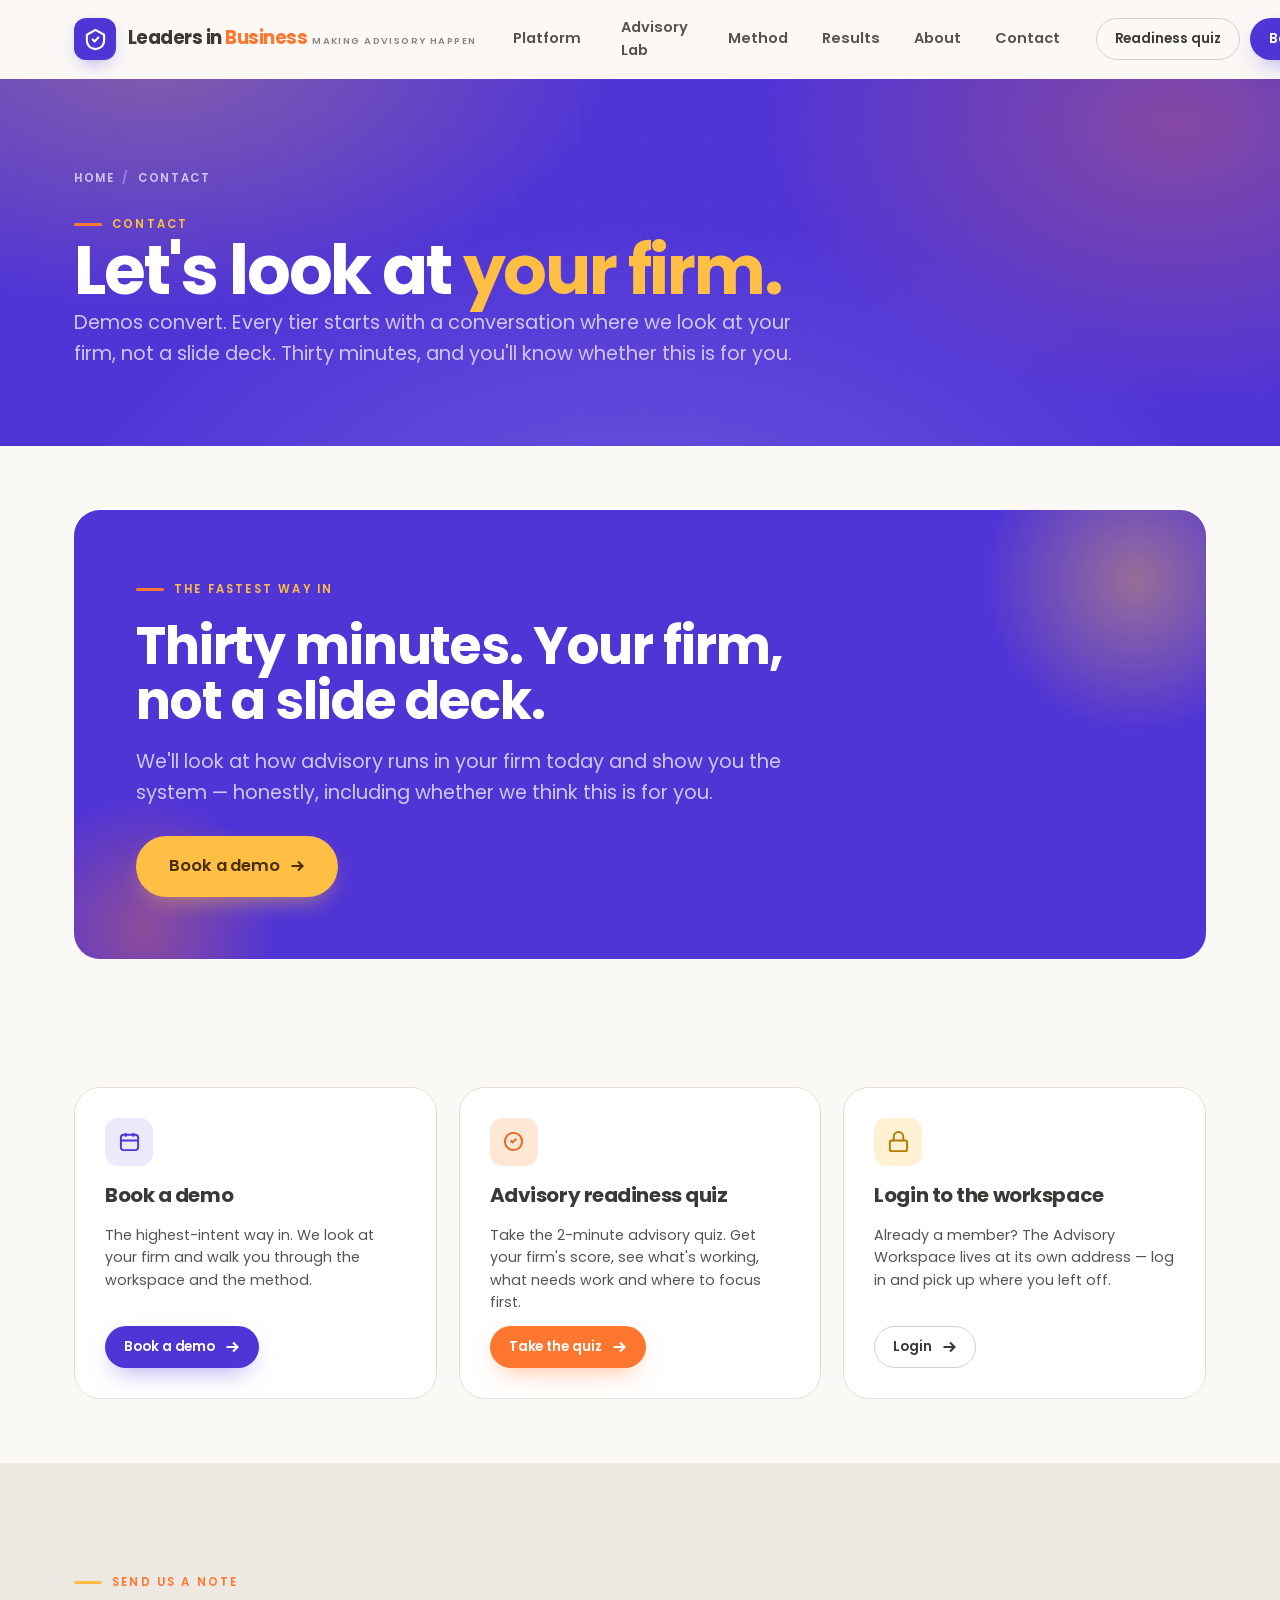
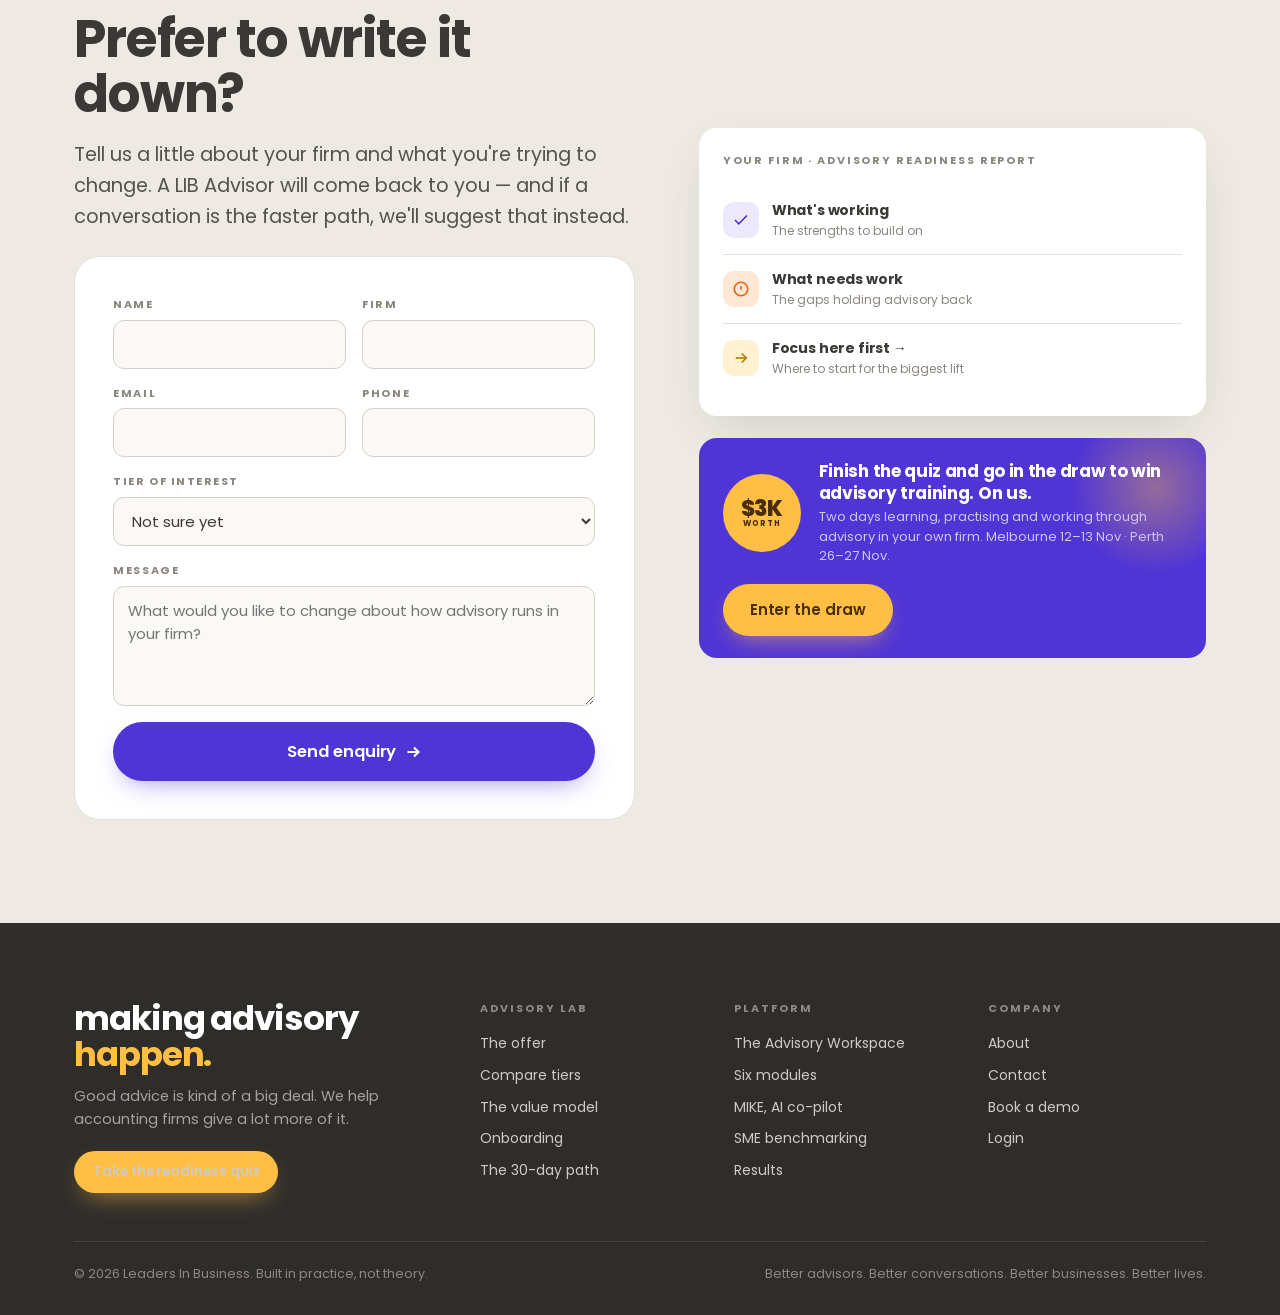
<file: contact.html>
<!DOCTYPE html>
<html lang="en-AU">
<head>
<meta charset="UTF-8">
<meta name="viewport" content="width=device-width, initial-scale=1.0">
<title>Contact — Let's look at your firm | Leaders In Business</title>
<meta name="description" content="Demos convert. Every tier starts with a conversation where we look at your firm, not a slide deck. Book a demo, take the advisory readiness quiz or get in touch.">
<meta property="og:title" content="Contact — Leaders In Business">
<meta property="og:description" content="Thirty minutes — your firm, not a slide deck.">
<link rel="preconnect" href="https://fonts.googleapis.com">
<link rel="preconnect" href="https://fonts.gstatic.com" crossorigin>
<link href="https://fonts.googleapis.com/css2?family=Poppins:wght@400;500;600;700;800&display=swap" rel="stylesheet">
<link rel="stylesheet" href="assets/base.css">
<style>
/* ---- Contact page ---- */
.path-card{background:var(--card);border:1px solid var(--line);border-radius:var(--radius-lg);padding:30px;display:flex;flex-direction:column;gap:13px;transition:transform .22s var(--ease),box-shadow .22s var(--ease)}
.path-card:hover{transform:translateY(-4px);box-shadow:var(--sh-2)}
.path-t{font-size:20px;font-weight:700;letter-spacing:-.022em}
.path-d{font-size:14.3px;color:var(--ink-soft);line-height:1.55;flex:1}

.form-wrap{background:var(--card);border:1px solid var(--line);border-radius:var(--radius-lg);padding:clamp(26px,3vw,40px)}
.form-grid{display:grid;grid-template-columns:1fr 1fr;gap:16px}
.field{display:flex;flex-direction:column;gap:6px}
.field.full{grid-column:1 / -1}
.field label{font-size:11px;font-weight:700;letter-spacing:.14em;text-transform:uppercase;color:var(--ink-mute)}
.field input,.field select,.field textarea{
  font-family:var(--font);font-size:15px;padding:12px 14px;border-radius:11px;
  border:1.5px solid var(--line-2);background:var(--paper);color:var(--ink);width:100%;
  transition:border-color .16s,box-shadow .16s;
}
.field input:focus,.field select:focus,.field textarea:focus{
  outline:none;border-color:var(--purple);box-shadow:0 0 0 3px var(--purple-soft);
}
.field textarea{resize:vertical;min-height:120px}

.report-card{background:#fff;border-radius:18px;padding:24px;box-shadow:var(--sh-2)}
.report-h{font-size:11px;font-weight:700;letter-spacing:.17em;text-transform:uppercase;color:var(--ink-mute);margin-bottom:16px}
.report-row{display:flex;gap:13px;align-items:center;padding:13px 0;border-bottom:1px solid var(--line)}
.report-row:last-child{border-bottom:0}
.report-ico{width:36px;height:36px;border-radius:11px;display:grid;place-items:center;flex:none}
.report-ico svg{width:18px;height:18px}
.report-k{font-size:14px;font-weight:700;letter-spacing:-.012em}
.report-d{font-size:12px;color:var(--ink-mute)}

.giveaway{
  margin-top:22px;background:var(--purple);border-radius:18px;padding:22px 24px;color:#fff;
  display:flex;gap:18px;align-items:center;flex-wrap:wrap;position:relative;overflow:hidden;
}
.giveaway::after{content:"";position:absolute;right:-40px;top:-40px;width:180px;height:180px;border-radius:50%;background:radial-gradient(circle,rgba(255,190,68,.4),transparent 68%)}
.giveaway > *{position:relative;z-index:1}
.give-badge{width:78px;height:78px;border-radius:50%;background:var(--sun);color:#4A2E00;flex:none;display:grid;place-items:center;text-align:center;line-height:1.05}
.give-badge .amt{font-family:var(--font);font-size:22px;font-weight:800;letter-spacing:-.03em}
.give-badge .cap{font-size:8px;font-weight:700;letter-spacing:.11em;text-transform:uppercase}
.give-t{font-size:17px;font-weight:700;letter-spacing:-.018em;line-height:1.3}
.give-d{font-size:13px;color:var(--lilac);line-height:1.5;margin-top:3px}

@media (max-width:720px){ .form-grid{grid-template-columns:1fr} }
</style>
</head>
<body>

<header class="hdr" id="hdr">
  <div class="wrap nav">
    <a href="index.html" class="brand" aria-label="Leaders In Business home">
      <span class="brand-mark" aria-hidden="true">
        <svg viewBox="0 0 24 24" fill="none" stroke="#fff" stroke-width="2.2" stroke-linecap="round" stroke-linejoin="round">
          <path d="M12 2 3 7v6c0 5 3.8 8.2 9 9 5.2-.8 9-4 9-9V7z"/><path d="M9 12l2 2 4-4"/>
        </svg>
      </span>
      <span>
        <span class="brand-name">Leaders in <span class="lo">Business</span></span>
        <span class="brand-tag">Making advisory happen</span>
      </span>
    </a>

    <nav class="nav-links" aria-label="Primary">
      <div class="nav-item">
        <a href="platform.html" class="nav-link">Platform
          <svg class="caret" viewBox="0 0 12 12" fill="none" stroke="currentColor" stroke-width="2"><path d="M2 4l4 4 4-4"/></svg>
        </a>
        <div class="mega">
          <div class="mega-grid">
            <a class="mega-link" href="platform.html">
              <span class="mega-ico"><svg viewBox="0 0 24 24" fill="none" stroke="currentColor" stroke-width="2"><rect x="3" y="3" width="7" height="7" rx="1.5"/><rect x="14" y="3" width="7" height="7" rx="1.5"/><rect x="3" y="14" width="7" height="7" rx="1.5"/><rect x="14" y="14" width="7" height="7" rx="1.5"/></svg></span>
              <span><span class="mega-t">The Advisory Workspace <svg class="arw" viewBox="0 0 16 16" fill="none" stroke="currentColor" stroke-width="2.2"><path d="M2.5 8h11M9 3.5 13.5 8 9 12.5"/></svg></span><span class="mega-d">One connected environment for every client conversation</span></span>
            </a>
            <a class="mega-link" href="platform.html#modules">
              <span class="mega-ico"><svg viewBox="0 0 24 24" fill="none" stroke="currentColor" stroke-width="2"><circle cx="11" cy="11" r="7"/><path d="M20 20l-3.5-3.5"/></svg></span>
              <span><span class="mega-t">Six modules <svg class="arw" viewBox="0 0 16 16" fill="none" stroke="currentColor" stroke-width="2.2"><path d="M2.5 8h11M9 3.5 13.5 8 9 12.5"/></svg></span><span class="mega-d">Discovery, Insights, Goals, Actions, AI, Meetings</span></span>
            </a>
            <a class="mega-link" href="platform.html#mike">
              <span class="mega-ico"><svg viewBox="0 0 24 24" fill="none" stroke="currentColor" stroke-width="2"><path d="M12 2v4M12 18v4M2 12h4M18 12h4"/><circle cx="12" cy="12" r="4"/></svg></span>
              <span><span class="mega-t">MIKE, your AI co-pilot <svg class="arw" viewBox="0 0 16 16" fill="none" stroke="currentColor" stroke-width="2.2"><path d="M2.5 8h11M9 3.5 13.5 8 9 12.5"/></svg></span><span class="mega-d">Session prep, Action Plans, progress tracking</span></span>
            </a>
            <a class="mega-link" href="platform.html#benchmarking">
              <span class="mega-ico"><svg viewBox="0 0 24 24" fill="none" stroke="currentColor" stroke-width="2"><path d="M4 20V10M10 20V4M16 20v-7M22 20H2"/></svg></span>
              <span><span class="mega-t">SME benchmarking <svg class="arw" viewBox="0 0 16 16" fill="none" stroke="currentColor" stroke-width="2.2"><path d="M2.5 8h11M9 3.5 13.5 8 9 12.5"/></svg></span><span class="mega-d">Aggregated insight across the network</span></span>
            </a>
          </div>
        </div>
      </div>

      <div class="nav-item">
        <a href="advisory-lab.html" class="nav-link">Advisory Lab
          <svg class="caret" viewBox="0 0 12 12" fill="none" stroke="currentColor" stroke-width="2"><path d="M2 4l4 4 4-4"/></svg>
        </a>
        <div class="mega">
          <div class="mega-grid">
            <a class="mega-link" href="advisory-lab.html">
              <span class="mega-ico"><svg viewBox="0 0 24 24" fill="none" stroke="currentColor" stroke-width="2"><path d="M12 2 3 7v6c0 5 3.8 8.2 9 9 5.2-.8 9-4 9-9V7z"/></svg></span>
              <span><span class="mega-t">The offer <svg class="arw" viewBox="0 0 16 16" fill="none" stroke="currentColor" stroke-width="2.2"><path d="M2.5 8h11M9 3.5 13.5 8 9 12.5"/></svg></span><span class="mega-d">One program, three ways in</span></span>
            </a>
            <a class="mega-link" href="advisory-lab.html#compare">
              <span class="mega-ico"><svg viewBox="0 0 24 24" fill="none" stroke="currentColor" stroke-width="2"><path d="M9 3H5a2 2 0 00-2 2v4a2 2 0 002 2h4a2 2 0 002-2V5a2 2 0 00-2-2zM19 3h-4a2 2 0 00-2 2v4a2 2 0 002 2h4a2 2 0 002-2V5a2 2 0 00-2-2zM9 13H5a2 2 0 00-2 2v4a2 2 0 002 2h4a2 2 0 002-2v-4a2 2 0 00-2-2zM19 13h-4a2 2 0 00-2 2v4a2 2 0 002 2h4a2 2 0 002-2v-4a2 2 0 00-2-2z"/></svg></span>
              <span><span class="mega-t">Compare tiers <svg class="arw" viewBox="0 0 16 16" fill="none" stroke="currentColor" stroke-width="2.2"><path d="M2.5 8h11M9 3.5 13.5 8 9 12.5"/></svg></span><span class="mega-d">What's in Starter, Activate and Enterprise</span></span>
            </a>
            <a class="mega-link" href="advisory-lab.html#value">
              <span class="mega-ico"><svg viewBox="0 0 24 24" fill="none" stroke="currentColor" stroke-width="2"><path d="M12 1v22M17 5H9.5a3.5 3.5 0 000 7h5a3.5 3.5 0 010 7H6"/></svg></span>
              <span><span class="mega-t">The value model <svg class="arw" viewBox="0 0 16 16" fill="none" stroke="currentColor" stroke-width="2.2"><path d="M2.5 8h11M9 3.5 13.5 8 9 12.5"/></svg></span><span class="mega-d">$270k per advisor, per year</span></span>
            </a>
            <a class="mega-link" href="advisory-lab.html#onboarding">
              <span class="mega-ico"><svg viewBox="0 0 24 24" fill="none" stroke="currentColor" stroke-width="2"><path d="M22 11.08V12a10 10 0 11-5.93-9.14"/><path d="M22 4L12 14.01l-3-3"/></svg></span>
              <span><span class="mega-t">Onboarding <svg class="arw" viewBox="0 0 16 16" fill="none" stroke="currentColor" stroke-width="2.2"><path d="M2.5 8h11M9 3.5 13.5 8 9 12.5"/></svg></span><span class="mega-d">Booked in before you can drift</span></span>
            </a>
          </div>
        </div>
      </div>

      <a href="method.html" class="nav-link">Method</a>
      <a href="results.html" class="nav-link">Results</a>
      <a href="about.html" class="nav-link">About</a>
      <a href="contact.html" class="nav-link">Contact</a>
    </nav>

    <div class="nav-cta">
      <a href="https://advisoryreadinessquiz.scoreapp.com/" class="btn btn-ghost btn-sm">Readiness quiz</a>
      <a href="https://marketing.leadersinbusiness.com.au/book-a-call" class="btn btn-purple btn-sm">Book a demo</a>
      <button class="burger" id="burger" aria-label="Menu" aria-expanded="false" aria-controls="mobileMenu">
        <span></span><span></span><span></span>
      </button>
    </div>
  </div>

  <div class="mobile-menu" id="mobileMenu">
    <div class="mm-group">
      <div class="mm-label">Platform</div>
      <a class="mm-link" href="platform.html">The Advisory Workspace<small>One connected environment</small></a>
      <a class="mm-link" href="platform.html#modules">Six modules<small>Discovery to Meetings</small></a>
      <a class="mm-link" href="platform.html#mike">MIKE, your AI co-pilot<small>Prep, plans, tracking</small></a>
    </div>
    <div class="mm-group">
      <div class="mm-label">Advisory Lab</div>
      <a class="mm-link" href="advisory-lab.html">The offer<small>One program, three ways in</small></a>
      <a class="mm-link" href="advisory-lab.html#compare">Compare tiers<small>Starter · Activate · Enterprise</small></a>
      <a class="mm-link" href="advisory-lab.html#value">The value model<small>$270k per advisor, per year</small></a>
    </div>
    <div class="mm-group">
      <div class="mm-label">Company</div>
      <a class="mm-link" href="method.html">Method<small>The 30-day path</small></a>
      <a class="mm-link" href="results.html">Results<small>Proof and the model</small></a>
      <a class="mm-link" href="about.html">About<small>Built in practice</small></a>
      <a class="mm-link" href="contact.html">Contact<small>Book a demo</small></a>
    </div>
    <a href="https://marketing.leadersinbusiness.com.au/book-a-call" class="btn btn-purple btn-lg btn-block" style="margin-top:10px">Book a demo</a>
    <a href="https://advisoryreadinessquiz.scoreapp.com/" class="btn btn-ghost btn-lg btn-block" style="margin-top:10px">Take the readiness quiz</a>
  </div>
</header>

<main id="top">

  <section class="page-hero">
    <div class="wrap">
      <div class="crumbs"><a href="index.html">Home</a><span class="sep">/</span>Contact</div>
      <div class="eyebrow on-dark">Contact</div>
      <h1>Let's look at <em>your firm.</em></h1>
      <p class="lead">Demos convert. Every tier starts with a conversation where we look at your firm,
        not a slide deck. Thirty minutes, and you'll know whether this is for you.</p>
    </div>
  </section>

  <!-- PRIMARY CTA -->
  <section class="sec-pad-sm">
    <div class="wrap">
      <div class="cta-band reveal">
        <div class="eyebrow on-dark">The fastest way in</div>
        <h2 class="h-sec" style="max-width:20ch">Thirty minutes. Your firm, not a slide deck.</h2>
        <p class="lead" style="margin-bottom:28px">We'll look at how advisory runs in your firm today and
          show you the system — honestly, including whether we think this is for you.</p>
        <div class="hero-actions" style="margin:0">
          <a href="https://marketing.leadersinbusiness.com.au/book-a-call" class="btn btn-sun btn-lg">Book a demo
            <svg viewBox="0 0 16 16" fill="none" stroke="currentColor" stroke-width="2.1"><path d="M2.5 8h11M9 3.5 13.5 8 9 12.5"/></svg>
          </a>
        </div>
      </div>
    </div>
  </section>

  <!-- THREE PATHS -->
  <section class="sec-pad-sm">
    <div class="wrap">
      <div class="grid-3">
        <div class="path-card reveal">
          <div class="icon-tile"><svg viewBox="0 0 24 24" fill="none" stroke="currentColor" stroke-width="2"><rect x="3" y="5" width="18" height="16" rx="3"/><path d="M8 3v4M16 3v4M3 11h18"/></svg></div>
          <div class="path-t">Book a demo</div>
          <p class="path-d">The highest-intent way in. We look at your firm and walk you through the
            workspace and the method.</p>
          <a href="https://marketing.leadersinbusiness.com.au/book-a-call" class="btn btn-purple btn-sm" style="align-self:flex-start">Book a demo
            <svg viewBox="0 0 16 16" fill="none" stroke="currentColor" stroke-width="2.1"><path d="M2.5 8h11M9 3.5 13.5 8 9 12.5"/></svg>
          </a>
        </div>

        <div class="path-card reveal d1">
          <div class="icon-tile orange"><svg viewBox="0 0 24 24" fill="none" stroke="currentColor" stroke-width="2"><path d="M9 11l2 2 4-4"/><circle cx="12" cy="12" r="9"/></svg></div>
          <div class="path-t">Advisory readiness quiz</div>
          <p class="path-d">Take the 2-minute advisory quiz. Get your firm's score, see what's working,
            what needs work and where to focus first.</p>
          <a href="https://advisoryreadinessquiz.scoreapp.com/" class="btn btn-orange btn-sm" style="align-self:flex-start">Take the quiz
            <svg viewBox="0 0 16 16" fill="none" stroke="currentColor" stroke-width="2.1"><path d="M2.5 8h11M9 3.5 13.5 8 9 12.5"/></svg>
          </a>
        </div>

        <div class="path-card reveal d2">
          <div class="icon-tile sun"><svg viewBox="0 0 24 24" fill="none" stroke="currentColor" stroke-width="2"><rect x="3" y="11" width="18" height="11" rx="2"/><path d="M7 11V7a5 5 0 0110 0v4"/></svg></div>
          <div class="path-t">Login to the workspace</div>
          <p class="path-d">Already a member? The Advisory Workspace lives at its own address —
            log in and pick up where you left off.</p>
          <a href="http://workspace.leadersinbusiness.com.au/" class="btn btn-ghost btn-sm" style="align-self:flex-start">Login
            <svg viewBox="0 0 16 16" fill="none" stroke="currentColor" stroke-width="2.1"><path d="M2.5 8h11M9 3.5 13.5 8 9 12.5"/></svg>
          </a>
        </div>
      </div>
    </div>
  </section>

  <!-- ENQUIRY FORM -->
  <section class="sec-pad band-cream" id="enquire">
    <div class="wrap split">
      <div class="reveal">
        <div class="eyebrow">Send us a note</div>
        <h2 class="h-sec">Prefer to write it down?</h2>
        <p class="lead">Tell us a little about your firm and what you're trying to change. A LIB Advisor
          will come back to you — and if a conversation is the faster path, we'll suggest that instead.</p>

        <!-- NOTE FOR DEPLOY: this form is presentational only. Wire `action` to the
             client's form endpoint (e.g. HubSpot / Mailchimp / Netlify Forms) before launch. -->
        <div class="form-wrap" style="margin-top:24px">
          <form id="contactForm" novalidate>
            <div class="form-grid">
              <div class="field">
                <label for="cf-name">Name</label>
                <input type="text" id="cf-name" name="name" autocomplete="name" required>
              </div>
              <div class="field">
                <label for="cf-firm">Firm</label>
                <input type="text" id="cf-firm" name="firm" autocomplete="organization" required>
              </div>
              <div class="field">
                <label for="cf-email">Email</label>
                <input type="email" id="cf-email" name="email" autocomplete="email" required>
              </div>
              <div class="field">
                <label for="cf-phone">Phone</label>
                <input type="tel" id="cf-phone" name="phone" autocomplete="tel">
              </div>
              <div class="field full">
                <label for="cf-tier">Tier of interest</label>
                <select id="cf-tier" name="tier">
                  <option>Not sure yet</option>
                  <option>Starter</option>
                  <option>Activate</option>
                  <option>Enterprise</option>
                </select>
              </div>
              <div class="field full">
                <label for="cf-message">Message</label>
                <textarea id="cf-message" name="message" placeholder="What would you like to change about how advisory runs in your firm?"></textarea>
              </div>
              <div class="field full">
                <button type="submit" class="btn btn-purple btn-lg">Send enquiry
                  <svg viewBox="0 0 16 16" fill="none" stroke="currentColor" stroke-width="2.1"><path d="M2.5 8h11M9 3.5 13.5 8 9 12.5"/></svg>
                </button>
              </div>
            </div>
            <div id="formOk" class="callout" style="margin-top:18px;display:none">
              <strong>Thank you — your enquiry is ready to send.</strong> A LIB Advisor will come back to
              you shortly. (Prefer to talk now? <a href="https://marketing.leadersinbusiness.com.au/book-a-call" style="color:var(--purple);font-weight:700;text-decoration:underline">Book a demo</a>.)
            </div>
          </form>
        </div>
      </div>

      <div class="reveal d2">
        <div class="report-card">
          <div class="report-h">Your firm · Advisory Readiness Report</div>
          <div class="report-row">
            <div class="report-ico" style="background:var(--purple-soft);color:var(--purple)"><svg viewBox="0 0 24 24" fill="none" stroke="currentColor" stroke-width="2.2"><path d="M20 6L9 17l-5-5"/></svg></div>
            <div><div class="report-k">What's working</div><div class="report-d">The strengths to build on</div></div>
          </div>
          <div class="report-row">
            <div class="report-ico" style="background:var(--orange-soft);color:var(--orange-deep)"><svg viewBox="0 0 24 24" fill="none" stroke="currentColor" stroke-width="2.2"><circle cx="12" cy="12" r="9"/><path d="M12 8v5"/><path d="M12 16h.01"/></svg></div>
            <div><div class="report-k">What needs work</div><div class="report-d">The gaps holding advisory back</div></div>
          </div>
          <div class="report-row">
            <div class="report-ico" style="background:var(--sun-soft);color:#B57A00"><svg viewBox="0 0 24 24" fill="none" stroke="currentColor" stroke-width="2.2"><path d="M5 12h14"/><path d="M13 6l6 6-6 6"/></svg></div>
            <div><div class="report-k">Focus here first →</div><div class="report-d">Where to start for the biggest lift</div></div>
          </div>
        </div>

        <div class="giveaway">
          <div class="give-badge">
            <div>
              <div class="amt">$3K</div>
              <div class="cap">worth</div>
            </div>
          </div>
          <div style="flex:1;min-width:240px">
            <div class="give-t">Finish the quiz and go in the draw to win advisory training. On us.</div>
            <div class="give-d">Two days learning, practising and working through advisory in your own
              firm. Melbourne 12–13 Nov · Perth 26–27 Nov.</div>
          </div>
          <a href="https://advisoryreadinessquiz.scoreapp.com/" class="btn btn-sun" style="flex:none">Enter the draw</a>
        </div>
      </div>
    </div>
  </section>

</main>

<footer class="foot">
  <div class="wrap">
    <div class="foot-grid">
      <div class="foot-brand">
        <div class="foot-tag">making advisory <span class="lo">happen.</span></div>
        <p style="font-size:14.5px;line-height:1.6;max-width:34ch;color:#A7A29B">
          Good advice is kind of a big deal. We help accounting firms give a lot more of it.
        </p>
        <div style="margin-top:20px"><a href="https://advisoryreadinessquiz.scoreapp.com/" class="btn btn-sun btn-sm">Take the readiness quiz</a></div>
      </div>

      <div>
        <div class="foot-h">Advisory Lab</div>
        <ul class="foot-list">
          <li><a href="advisory-lab.html">The offer</a></li>
          <li><a href="advisory-lab.html#compare">Compare tiers</a></li>
          <li><a href="advisory-lab.html#value">The value model</a></li>
          <li><a href="advisory-lab.html#onboarding">Onboarding</a></li>
          <li><a href="method.html">The 30-day path</a></li>
        </ul>
      </div>

      <div>
        <div class="foot-h">Platform</div>
        <ul class="foot-list">
          <li><a href="platform.html">The Advisory Workspace</a></li>
          <li><a href="platform.html#modules">Six modules</a></li>
          <li><a href="platform.html#mike">MIKE, AI co-pilot</a></li>
          <li><a href="platform.html#benchmarking">SME benchmarking</a></li>
          <li><a href="results.html">Results</a></li>
        </ul>
      </div>

      <div>
        <div class="foot-h">Company</div>
        <ul class="foot-list">
          <li><a href="about.html">About</a></li>
          <li><a href="contact.html">Contact</a></li>
          <li><a href="https://marketing.leadersinbusiness.com.au/book-a-call">Book a demo</a></li>
          <li><a href="http://workspace.leadersinbusiness.com.au/">Login</a></li>
        </ul>
      </div>
    </div>

    <div class="foot-bottom">
      <div>&copy; <span id="year">2026</span> Leaders In Business. Built in practice, not theory.</div>
      <div>Better advisors. Better conversations. Better businesses. Better lives.</div>
    </div>
  </div>
</footer>
<script src="assets/shell.js"></script>
<script type="application/ld+json">
{
  "@context": "https://schema.org",
  "@type": "Organization",
  "name": "Leaders In Business",
  "url": "https://leadersinbusiness.com.au/",
  "description": "The Strategic Advisory Operating System helps accounting firms operationalise advisory through one connected workspace, methodology and implementation pathway. Structured, paid advisory in 30 days.",
  "slogan": "Making advisory happen.",
  "sameAs": [
    "https://leadersinbusiness.com.au/"
  ]
}
</script>
<script type="application/ld+json">
{
  "@context": "https://schema.org",
  "@type": "Product",
  "name": "Advisory Lab",
  "description": "One program, three ways in. The same outcome at every tier — Starter, Activate and Enterprise.",
  "brand": {
    "@type": "Organization",
    "name": "Leaders In Business"
  },
  "offers": [
    {
      "@type": "Offer",
      "name": "Starter",
      "priceCurrency": "AUD",
      "price": "500",
      "description": "Advisory Workspace licence, Program Onboarding, Monthly Masterclass, Community WhatsApp. 1-2 seats."
    },
    {
      "@type": "Offer",
      "name": "Activate",
      "priceCurrency": "AUD",
      "price": "1000",
      "description": "Everything in Starter plus monthly group coaching, a plan for your own business (Business by Design) and Advisory Method training. 1-2 seats. 12 months."
    },
    {
      "@type": "Offer",
      "name": "Enterprise",
      "priceCurrency": "AUD",
      "price": "20000",
      "description": "Firm-wide workspace access, two-day in-house training, 90-day plan embedded in the firm, bespoke support. Up to 20 users."
    }
  ]
}
</script>

<script>
(function () {
  'use strict';
  var form = document.getElementById('contactForm');
  var ok = document.getElementById('formOk');
  if (form && ok) {
    form.addEventListener('submit', function (e) {
      e.preventDefault();
      ok.style.display = 'block';
      ok.scrollIntoView({ behavior: 'smooth', block: 'center' });
    });
  }
})();
</script>
</body>
</html>
</file>
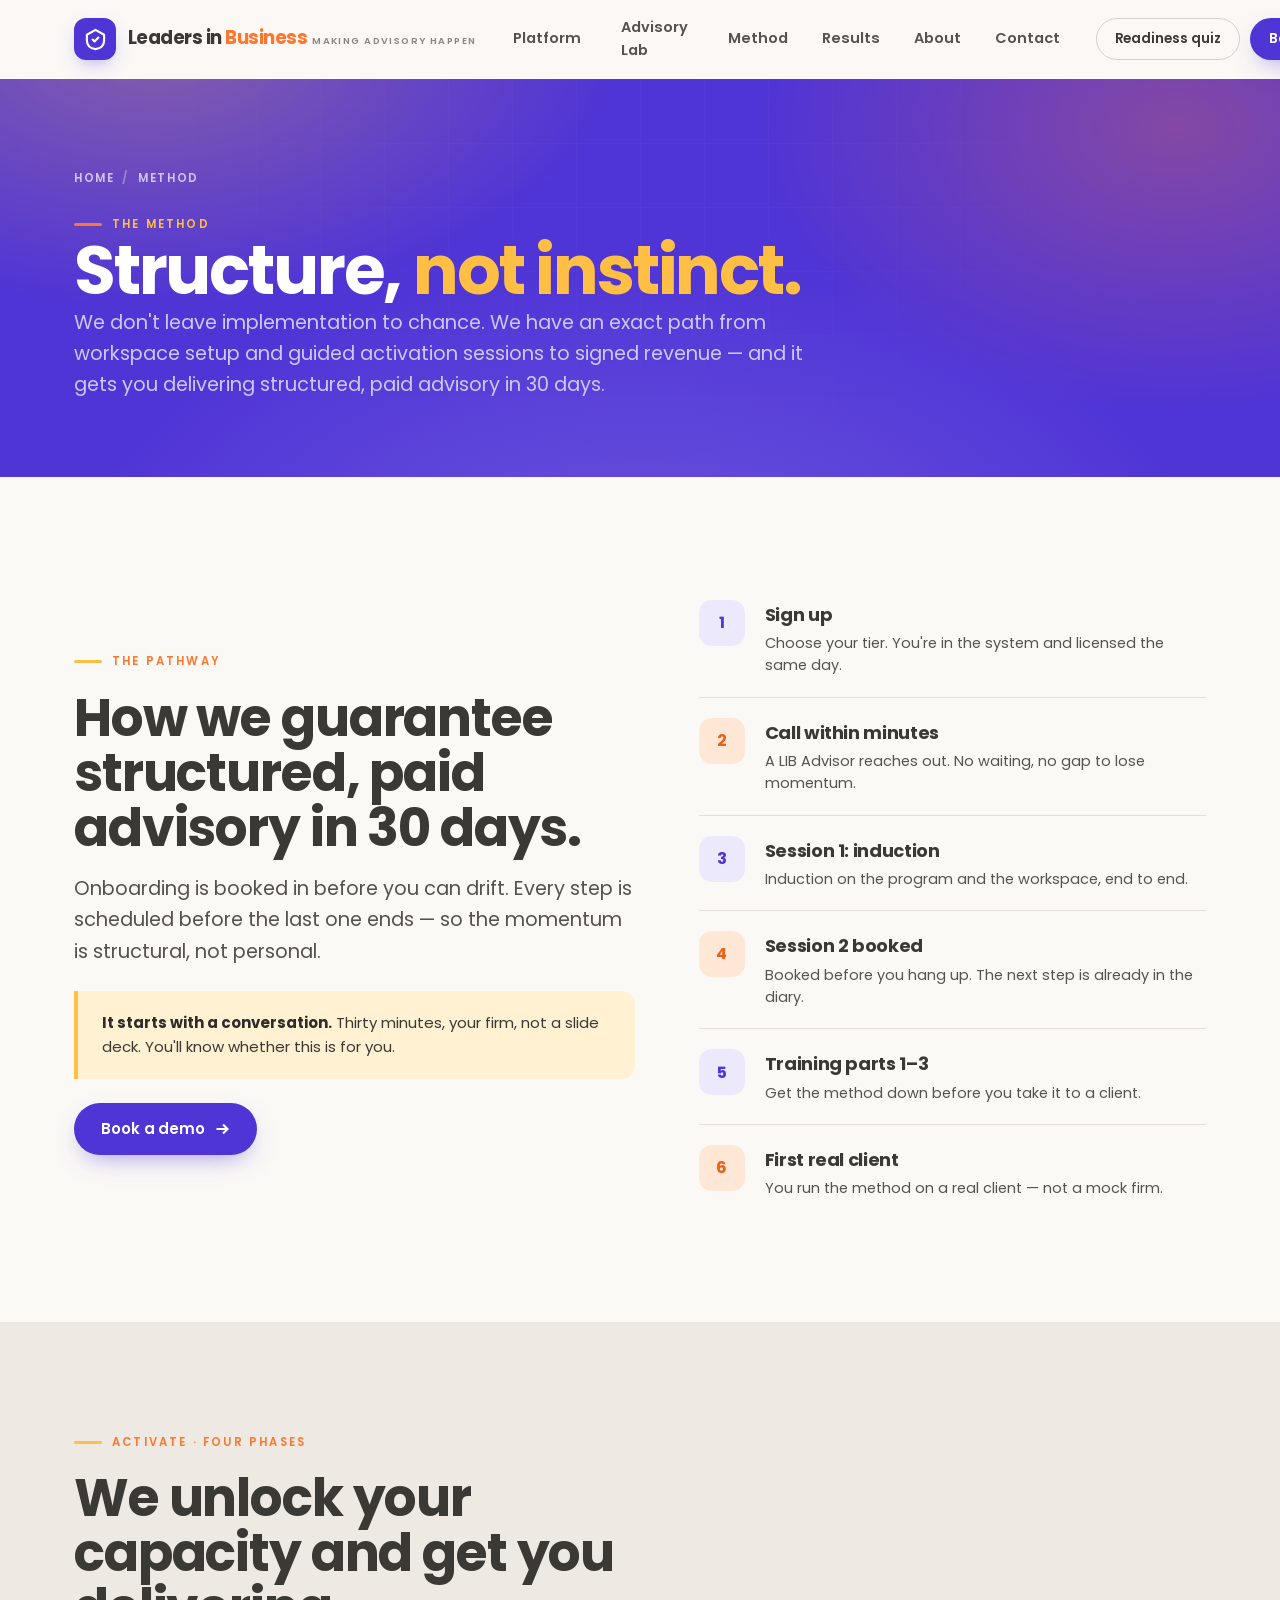
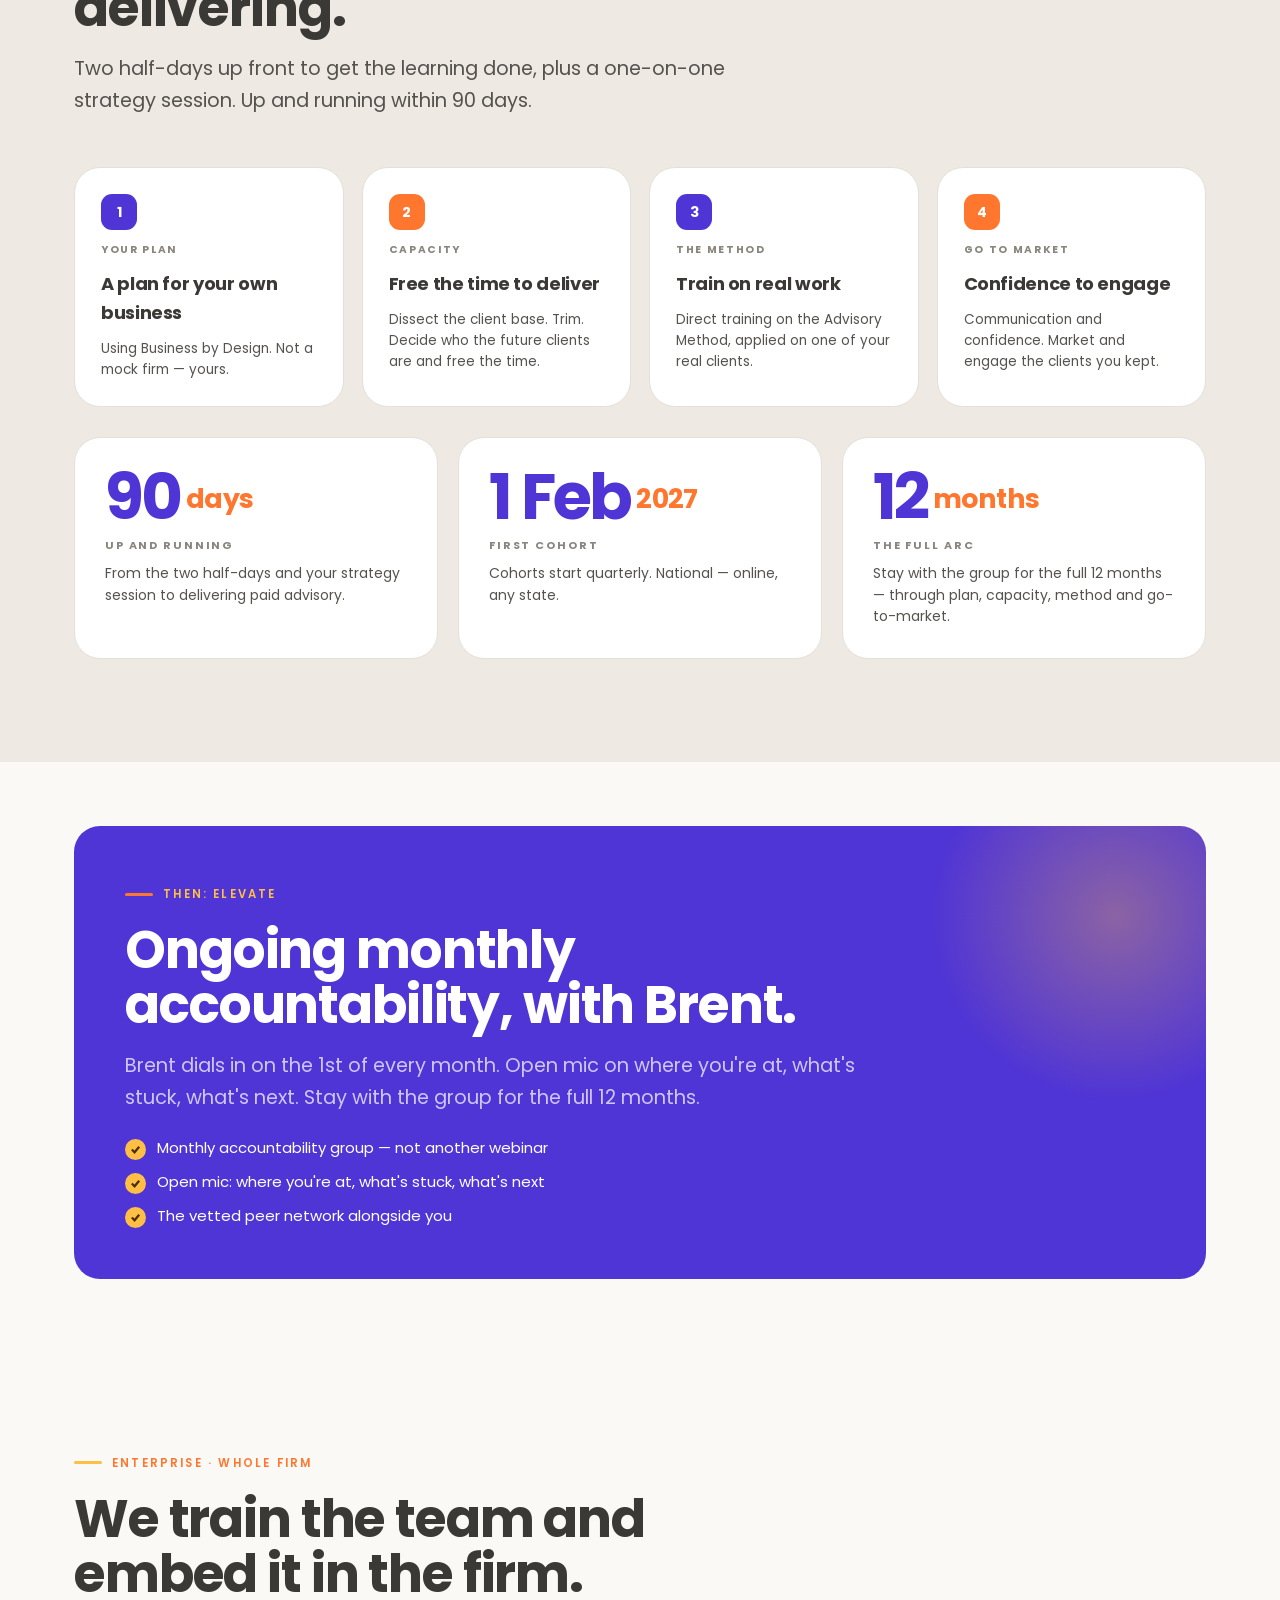
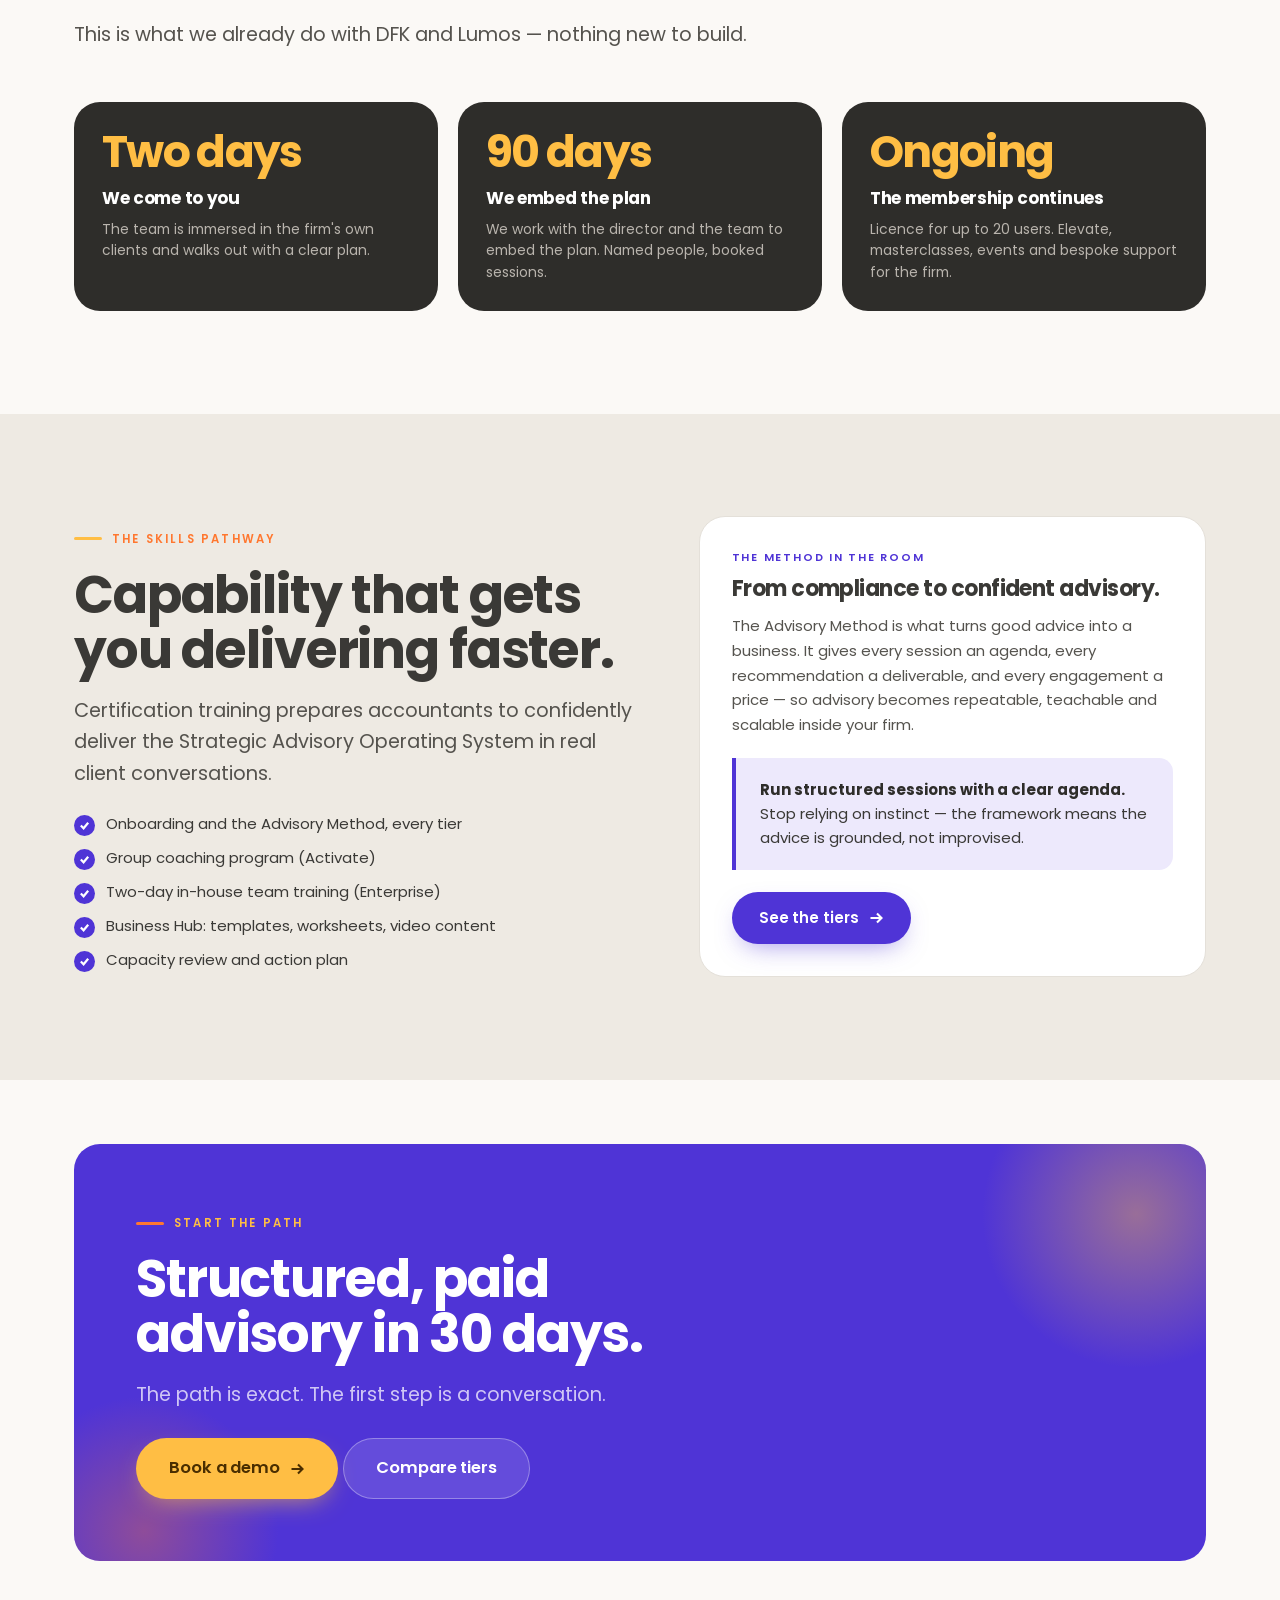
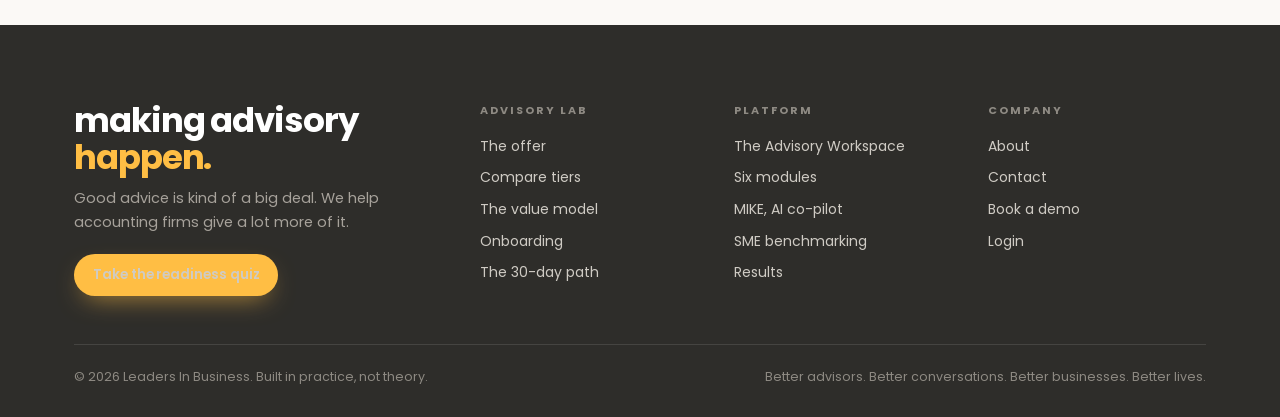
<file: method.html>
<!DOCTYPE html>
<html lang="en-AU">
<head>
<meta charset="UTF-8">
<meta name="viewport" content="width=device-width, initial-scale=1.0">
<title>The Method — Structured, paid advisory in 30 days | Leaders In Business</title>
<meta name="description" content="Structure, not instinct. The Advisory Method and the exact path from workspace setup and guided activation sessions to signed revenue — in 30 days.">
<meta property="og:title" content="The Method — Leaders In Business">
<meta property="og:description" content="We don't leave implementation to chance. Structured, paid advisory in 30 days.">
<link rel="preconnect" href="https://fonts.googleapis.com">
<link rel="preconnect" href="https://fonts.gstatic.com" crossorigin>
<link href="https://fonts.googleapis.com/css2?family=Poppins:wght@400;500;600;700;800&display=swap" rel="stylesheet">
<link rel="stylesheet" href="assets/base.css">
<style>
/* ---- Method page ---- */
.path-step{display:flex;gap:20px;align-items:flex-start;padding:20px 0;border-bottom:1px solid var(--line)}
.path-step:last-child{border-bottom:0}
.path-n{width:46px;height:46px;border-radius:13px;background:var(--purple-soft);color:var(--purple);display:grid;place-items:center;font-family:var(--font);font-size:16px;font-weight:700;flex:none}
.path-step:nth-child(even) .path-n{background:var(--orange-soft);color:var(--orange-deep)}
.path-t{font-size:18px;font-weight:700;letter-spacing:-.02em}
.path-d{font-size:14.5px;color:var(--ink-soft);line-height:1.55;margin-top:3px}

.phase-grid{display:grid;grid-template-columns:repeat(4,1fr);gap:18px}
.phase{background:var(--card);border:1px solid var(--line);border-radius:var(--radius-lg);padding:26px;display:flex;flex-direction:column;gap:11px}
.phase-n{width:36px;height:36px;border-radius:11px;background:var(--purple);color:#fff;display:grid;place-items:center;font-family:var(--font);font-size:14px;font-weight:700}
.phase:nth-child(even) .phase-n{background:var(--orange)}
.phase-k{font-size:10.5px;font-weight:700;letter-spacing:.16em;text-transform:uppercase;color:var(--ink-mute)}
.phase-t{font-size:18px;font-weight:700;letter-spacing:-.02em}
.phase-d{font-size:13.6px;color:var(--ink-soft);line-height:1.55}

.stat-row{display:grid;grid-template-columns:repeat(3,1fr);gap:20px}
.stat-card{background:var(--card);border:1px solid var(--line);border-radius:var(--radius-lg);padding:30px}
.stat-card .stat-num{font-size:clamp(42px,5vw,64px)}
.stat-k{font-size:11px;font-weight:700;letter-spacing:.17em;text-transform:uppercase;color:var(--ink-mute);margin:10px 0 8px}
.stat-d{font-size:14px;color:var(--ink-soft);line-height:1.55}

.elevate{background:var(--purple);border-radius:var(--radius-lg);color:#fff;padding:clamp(30px,4vw,52px);position:relative;overflow:hidden}
.elevate::after{content:"";position:absolute;right:-110px;top:-110px;width:400px;height:400px;border-radius:50%;background:radial-gradient(circle,rgba(255,190,68,.34),transparent 66%)}
.elevate > *{position:relative;z-index:1}

.ent-row{display:grid;grid-template-columns:repeat(3,1fr);gap:20px}
.ent{background:var(--ink-2);border-radius:var(--radius-lg);padding:28px;color:#fff}
.ent-k{font-family:var(--font);font-size:clamp(30px,3.6vw,44px);font-weight:700;letter-spacing:-.038em;color:var(--sun);line-height:1}
.ent-t{font-size:17px;font-weight:700;letter-spacing:-.018em;margin:11px 0 7px;color:#fff}
.ent-d{font-size:13.8px;color:#B9B4AD;line-height:1.55}

@media (max-width:1024px){
  .phase-grid{grid-template-columns:1fr 1fr}
  .stat-row{grid-template-columns:1fr}
  .ent-row{grid-template-columns:1fr}
}
@media (max-width:720px){
  .phase-grid{grid-template-columns:1fr}
}
</style>
</head>
<body>

<header class="hdr" id="hdr">
  <div class="wrap nav">
    <a href="index.html" class="brand" aria-label="Leaders In Business home">
      <span class="brand-mark" aria-hidden="true">
        <svg viewBox="0 0 24 24" fill="none" stroke="#fff" stroke-width="2.2" stroke-linecap="round" stroke-linejoin="round">
          <path d="M12 2 3 7v6c0 5 3.8 8.2 9 9 5.2-.8 9-4 9-9V7z"/><path d="M9 12l2 2 4-4"/>
        </svg>
      </span>
      <span>
        <span class="brand-name">Leaders in <span class="lo">Business</span></span>
        <span class="brand-tag">Making advisory happen</span>
      </span>
    </a>

    <nav class="nav-links" aria-label="Primary">
      <div class="nav-item">
        <a href="platform.html" class="nav-link">Platform
          <svg class="caret" viewBox="0 0 12 12" fill="none" stroke="currentColor" stroke-width="2"><path d="M2 4l4 4 4-4"/></svg>
        </a>
        <div class="mega">
          <div class="mega-grid">
            <a class="mega-link" href="platform.html">
              <span class="mega-ico"><svg viewBox="0 0 24 24" fill="none" stroke="currentColor" stroke-width="2"><rect x="3" y="3" width="7" height="7" rx="1.5"/><rect x="14" y="3" width="7" height="7" rx="1.5"/><rect x="3" y="14" width="7" height="7" rx="1.5"/><rect x="14" y="14" width="7" height="7" rx="1.5"/></svg></span>
              <span><span class="mega-t">The Advisory Workspace <svg class="arw" viewBox="0 0 16 16" fill="none" stroke="currentColor" stroke-width="2.2"><path d="M2.5 8h11M9 3.5 13.5 8 9 12.5"/></svg></span><span class="mega-d">One connected environment for every client conversation</span></span>
            </a>
            <a class="mega-link" href="platform.html#modules">
              <span class="mega-ico"><svg viewBox="0 0 24 24" fill="none" stroke="currentColor" stroke-width="2"><circle cx="11" cy="11" r="7"/><path d="M20 20l-3.5-3.5"/></svg></span>
              <span><span class="mega-t">Six modules <svg class="arw" viewBox="0 0 16 16" fill="none" stroke="currentColor" stroke-width="2.2"><path d="M2.5 8h11M9 3.5 13.5 8 9 12.5"/></svg></span><span class="mega-d">Discovery, Insights, Goals, Actions, AI, Meetings</span></span>
            </a>
            <a class="mega-link" href="platform.html#mike">
              <span class="mega-ico"><svg viewBox="0 0 24 24" fill="none" stroke="currentColor" stroke-width="2"><path d="M12 2v4M12 18v4M2 12h4M18 12h4"/><circle cx="12" cy="12" r="4"/></svg></span>
              <span><span class="mega-t">MIKE, your AI co-pilot <svg class="arw" viewBox="0 0 16 16" fill="none" stroke="currentColor" stroke-width="2.2"><path d="M2.5 8h11M9 3.5 13.5 8 9 12.5"/></svg></span><span class="mega-d">Session prep, Action Plans, progress tracking</span></span>
            </a>
            <a class="mega-link" href="platform.html#benchmarking">
              <span class="mega-ico"><svg viewBox="0 0 24 24" fill="none" stroke="currentColor" stroke-width="2"><path d="M4 20V10M10 20V4M16 20v-7M22 20H2"/></svg></span>
              <span><span class="mega-t">SME benchmarking <svg class="arw" viewBox="0 0 16 16" fill="none" stroke="currentColor" stroke-width="2.2"><path d="M2.5 8h11M9 3.5 13.5 8 9 12.5"/></svg></span><span class="mega-d">Aggregated insight across the network</span></span>
            </a>
          </div>
        </div>
      </div>

      <div class="nav-item">
        <a href="advisory-lab.html" class="nav-link">Advisory Lab
          <svg class="caret" viewBox="0 0 12 12" fill="none" stroke="currentColor" stroke-width="2"><path d="M2 4l4 4 4-4"/></svg>
        </a>
        <div class="mega">
          <div class="mega-grid">
            <a class="mega-link" href="advisory-lab.html">
              <span class="mega-ico"><svg viewBox="0 0 24 24" fill="none" stroke="currentColor" stroke-width="2"><path d="M12 2 3 7v6c0 5 3.8 8.2 9 9 5.2-.8 9-4 9-9V7z"/></svg></span>
              <span><span class="mega-t">The offer <svg class="arw" viewBox="0 0 16 16" fill="none" stroke="currentColor" stroke-width="2.2"><path d="M2.5 8h11M9 3.5 13.5 8 9 12.5"/></svg></span><span class="mega-d">One program, three ways in</span></span>
            </a>
            <a class="mega-link" href="advisory-lab.html#compare">
              <span class="mega-ico"><svg viewBox="0 0 24 24" fill="none" stroke="currentColor" stroke-width="2"><path d="M9 3H5a2 2 0 00-2 2v4a2 2 0 002 2h4a2 2 0 002-2V5a2 2 0 00-2-2zM19 3h-4a2 2 0 00-2 2v4a2 2 0 002 2h4a2 2 0 002-2V5a2 2 0 00-2-2zM9 13H5a2 2 0 00-2 2v4a2 2 0 002 2h4a2 2 0 002-2v-4a2 2 0 00-2-2zM19 13h-4a2 2 0 00-2 2v4a2 2 0 002 2h4a2 2 0 002-2v-4a2 2 0 00-2-2z"/></svg></span>
              <span><span class="mega-t">Compare tiers <svg class="arw" viewBox="0 0 16 16" fill="none" stroke="currentColor" stroke-width="2.2"><path d="M2.5 8h11M9 3.5 13.5 8 9 12.5"/></svg></span><span class="mega-d">What's in Starter, Activate and Enterprise</span></span>
            </a>
            <a class="mega-link" href="advisory-lab.html#value">
              <span class="mega-ico"><svg viewBox="0 0 24 24" fill="none" stroke="currentColor" stroke-width="2"><path d="M12 1v22M17 5H9.5a3.5 3.5 0 000 7h5a3.5 3.5 0 010 7H6"/></svg></span>
              <span><span class="mega-t">The value model <svg class="arw" viewBox="0 0 16 16" fill="none" stroke="currentColor" stroke-width="2.2"><path d="M2.5 8h11M9 3.5 13.5 8 9 12.5"/></svg></span><span class="mega-d">$270k per advisor, per year</span></span>
            </a>
            <a class="mega-link" href="advisory-lab.html#onboarding">
              <span class="mega-ico"><svg viewBox="0 0 24 24" fill="none" stroke="currentColor" stroke-width="2"><path d="M22 11.08V12a10 10 0 11-5.93-9.14"/><path d="M22 4L12 14.01l-3-3"/></svg></span>
              <span><span class="mega-t">Onboarding <svg class="arw" viewBox="0 0 16 16" fill="none" stroke="currentColor" stroke-width="2.2"><path d="M2.5 8h11M9 3.5 13.5 8 9 12.5"/></svg></span><span class="mega-d">Booked in before you can drift</span></span>
            </a>
          </div>
        </div>
      </div>

      <a href="method.html" class="nav-link">Method</a>
      <a href="results.html" class="nav-link">Results</a>
      <a href="about.html" class="nav-link">About</a>
      <a href="contact.html" class="nav-link">Contact</a>
    </nav>

    <div class="nav-cta">
      <a href="https://advisoryreadinessquiz.scoreapp.com/" class="btn btn-ghost btn-sm">Readiness quiz</a>
      <a href="https://marketing.leadersinbusiness.com.au/book-a-call" class="btn btn-purple btn-sm">Book a demo</a>
      <button class="burger" id="burger" aria-label="Menu" aria-expanded="false" aria-controls="mobileMenu">
        <span></span><span></span><span></span>
      </button>
    </div>
  </div>

  <div class="mobile-menu" id="mobileMenu">
    <div class="mm-group">
      <div class="mm-label">Platform</div>
      <a class="mm-link" href="platform.html">The Advisory Workspace<small>One connected environment</small></a>
      <a class="mm-link" href="platform.html#modules">Six modules<small>Discovery to Meetings</small></a>
      <a class="mm-link" href="platform.html#mike">MIKE, your AI co-pilot<small>Prep, plans, tracking</small></a>
    </div>
    <div class="mm-group">
      <div class="mm-label">Advisory Lab</div>
      <a class="mm-link" href="advisory-lab.html">The offer<small>One program, three ways in</small></a>
      <a class="mm-link" href="advisory-lab.html#compare">Compare tiers<small>Starter · Activate · Enterprise</small></a>
      <a class="mm-link" href="advisory-lab.html#value">The value model<small>$270k per advisor, per year</small></a>
    </div>
    <div class="mm-group">
      <div class="mm-label">Company</div>
      <a class="mm-link" href="method.html">Method<small>The 30-day path</small></a>
      <a class="mm-link" href="results.html">Results<small>Proof and the model</small></a>
      <a class="mm-link" href="about.html">About<small>Built in practice</small></a>
      <a class="mm-link" href="contact.html">Contact<small>Book a demo</small></a>
    </div>
    <a href="https://marketing.leadersinbusiness.com.au/book-a-call" class="btn btn-purple btn-lg btn-block" style="margin-top:10px">Book a demo</a>
    <a href="https://advisoryreadinessquiz.scoreapp.com/" class="btn btn-ghost btn-lg btn-block" style="margin-top:10px">Take the readiness quiz</a>
  </div>
</header>

<main id="top">

  <section class="page-hero">
    <div class="wrap">
      <div class="crumbs"><a href="index.html">Home</a><span class="sep">/</span>Method</div>
      <div class="eyebrow on-dark">The method</div>
      <h1>Structure, <em>not instinct.</em></h1>
      <p class="lead">We don't leave implementation to chance. We have an exact path from workspace
        setup and guided activation sessions to signed revenue — and it gets you delivering structured,
        paid advisory in 30 days.</p>
    </div>
  </section>

  <!-- 30-DAY PATH -->
  <section class="sec-pad" id="path">
    <div class="wrap split">
      <div class="reveal">
        <div class="eyebrow">The pathway</div>
        <h2 class="h-sec">How we guarantee structured, paid advisory in 30 days.</h2>
        <p class="lead">Onboarding is booked in before you can drift. Every step is scheduled before the
          last one ends — so the momentum is structural, not personal.</p>
        <div class="callout sun" style="margin-top:24px">
          <strong>It starts with a conversation.</strong> Thirty minutes, your firm, not a slide deck.
          You'll know whether this is for you.
        </div>
        <div style="margin-top:24px">
          <a href="https://marketing.leadersinbusiness.com.au/book-a-call" class="btn btn-purple">Book a demo
            <svg viewBox="0 0 16 16" fill="none" stroke="currentColor" stroke-width="2.1"><path d="M2.5 8h11M9 3.5 13.5 8 9 12.5"/></svg>
          </a>
        </div>
      </div>

      <div class="reveal d2">
        <div class="path-step"><div class="path-n">1</div><div><div class="path-t">Sign up</div><p class="path-d">Choose your tier. You're in the system and licensed the same day.</p></div></div>
        <div class="path-step"><div class="path-n">2</div><div><div class="path-t">Call within minutes</div><p class="path-d">A LIB Advisor reaches out. No waiting, no gap to lose momentum.</p></div></div>
        <div class="path-step"><div class="path-n">3</div><div><div class="path-t">Session 1: induction</div><p class="path-d">Induction on the program and the workspace, end to end.</p></div></div>
        <div class="path-step"><div class="path-n">4</div><div><div class="path-t">Session 2 booked</div><p class="path-d">Booked before you hang up. The next step is already in the diary.</p></div></div>
        <div class="path-step"><div class="path-n">5</div><div><div class="path-t">Training parts 1–3</div><p class="path-d">Get the method down before you take it to a client.</p></div></div>
        <div class="path-step"><div class="path-n">6</div><div><div class="path-t">First real client</div><p class="path-d">You run the method on a real client — not a mock firm.</p></div></div>
      </div>
    </div>
  </section>

  <!-- ACTIVATE FOUR PHASES -->
  <section class="sec-pad band-cream" id="activate">
    <div class="wrap">
      <div class="section-head reveal">
        <div class="eyebrow">Activate · four phases</div>
        <h2 class="h-sec">We unlock your capacity and get you delivering.</h2>
        <p class="lead">Two half-days up front to get the learning done, plus a one-on-one strategy
          session. Up and running within 90 days.</p>
      </div>

      <div class="phase-grid">
        <div class="phase reveal">
          <div class="phase-n">1</div>
          <div class="phase-k">Your plan</div>
          <div class="phase-t">A plan for your own business</div>
          <p class="phase-d">Using Business by Design. Not a mock firm — yours.</p>
        </div>
        <div class="phase reveal d1">
          <div class="phase-n">2</div>
          <div class="phase-k">Capacity</div>
          <div class="phase-t">Free the time to deliver</div>
          <p class="phase-d">Dissect the client base. Trim. Decide who the future clients are and free the time.</p>
        </div>
        <div class="phase reveal d2">
          <div class="phase-n">3</div>
          <div class="phase-k">The method</div>
          <div class="phase-t">Train on real work</div>
          <p class="phase-d">Direct training on the Advisory Method, applied on one of your real clients.</p>
        </div>
        <div class="phase reveal d3">
          <div class="phase-n">4</div>
          <div class="phase-k">Go to market</div>
          <div class="phase-t">Confidence to engage</div>
          <p class="phase-d">Communication and confidence. Market and engage the clients you kept.</p>
        </div>
      </div>

      <div class="stat-row" style="margin-top:30px">
        <div class="stat-card reveal">
          <div class="stat-num">90<span class="u"> days</span></div>
          <div class="stat-k">Up and running</div>
          <p class="stat-d">From the two half-days and your strategy session to delivering paid advisory.</p>
        </div>
        <div class="stat-card reveal d1">
          <div class="stat-num">1 Feb<span class="u"> 2027</span></div>
          <div class="stat-k">First cohort</div>
          <p class="stat-d">Cohorts start quarterly. National — online, any state.</p>
        </div>
        <div class="stat-card reveal d2">
          <div class="stat-num">12<span class="u"> months</span></div>
          <div class="stat-k">The full arc</div>
          <p class="stat-d">Stay with the group for the full 12 months — through plan, capacity, method and go-to-market.</p>
        </div>
      </div>
    </div>
  </section>

  <!-- ELEVATE -->
  <section class="sec-pad-sm" id="elevate">
    <div class="wrap">
      <div class="elevate reveal">
        <div class="eyebrow on-dark">Then: Elevate</div>
        <h2 class="h-sec" style="color:#fff;max-width:22ch">Ongoing monthly accountability, with Brent.</h2>
        <p class="lead" style="color:var(--lilac);max-width:62ch">
          Brent dials in on the 1st of every month. Open mic on where you're at, what's stuck, what's
          next. Stay with the group for the full 12 months.
        </p>
        <ul class="check-list on-dark" style="margin-top:24px;max-width:56ch">
          <li><span class="tick"><svg viewBox="0 0 12 12" fill="none" stroke="currentColor" stroke-width="2.4"><path d="M2 6l3 3 5-6"/></svg></span>Monthly accountability group — not another webinar</li>
          <li><span class="tick"><svg viewBox="0 0 12 12" fill="none" stroke="currentColor" stroke-width="2.4"><path d="M2 6l3 3 5-6"/></svg></span>Open mic: where you're at, what's stuck, what's next</li>
          <li><span class="tick"><svg viewBox="0 0 12 12" fill="none" stroke="currentColor" stroke-width="2.4"><path d="M2 6l3 3 5-6"/></svg></span>The vetted peer network alongside you</li>
        </ul>
      </div>
    </div>
  </section>

  <!-- ENTERPRISE -->
  <section class="sec-pad" id="enterprise">
    <div class="wrap">
      <div class="section-head reveal">
        <div class="eyebrow">Enterprise · whole firm</div>
        <h2 class="h-sec">We train the team and embed it in the firm.</h2>
        <p class="lead">This is what we already do with DFK and Lumos — nothing new to build.</p>
      </div>

      <div class="ent-row">
        <div class="ent reveal">
          <div class="ent-k">Two days</div>
          <div class="ent-t">We come to you</div>
          <p class="ent-d">The team is immersed in the firm's own clients and walks out with a clear plan.</p>
        </div>
        <div class="ent reveal d1">
          <div class="ent-k">90 days</div>
          <div class="ent-t">We embed the plan</div>
          <p class="ent-d">We work with the director and the team to embed the plan. Named people, booked sessions.</p>
        </div>
        <div class="ent reveal d2">
          <div class="ent-k">Ongoing</div>
          <div class="ent-t">The membership continues</div>
          <p class="ent-d">Licence for up to 20 users. Elevate, masterclasses, events and bespoke support for the firm.</p>
        </div>
      </div>
    </div>
  </section>

  <!-- SKILLS PATHWAY -->
  <section class="sec-pad band-cream" id="skills">
    <div class="wrap split">
      <div class="reveal">
        <div class="eyebrow">The skills pathway</div>
        <h2 class="h-sec">Capability that gets you delivering faster.</h2>
        <p class="lead">Certification training prepares accountants to confidently deliver the Strategic
          Advisory Operating System in real client conversations.</p>
        <ul class="check-list" style="margin-top:24px">
          <li><span class="tick"><svg viewBox="0 0 12 12" fill="none" stroke="currentColor" stroke-width="2.4"><path d="M2 6l3 3 5-6"/></svg></span>Onboarding and the Advisory Method, every tier</li>
          <li><span class="tick"><svg viewBox="0 0 12 12" fill="none" stroke="currentColor" stroke-width="2.4"><path d="M2 6l3 3 5-6"/></svg></span>Group coaching program (Activate)</li>
          <li><span class="tick"><svg viewBox="0 0 12 12" fill="none" stroke="currentColor" stroke-width="2.4"><path d="M2 6l3 3 5-6"/></svg></span>Two-day in-house team training (Enterprise)</li>
          <li><span class="tick"><svg viewBox="0 0 12 12" fill="none" stroke="currentColor" stroke-width="2.4"><path d="M2 6l3 3 5-6"/></svg></span>Business Hub: templates, worksheets, video content</li>
          <li><span class="tick"><svg viewBox="0 0 12 12" fill="none" stroke="currentColor" stroke-width="2.4"><path d="M2 6l3 3 5-6"/></svg></span>Capacity review and action plan</li>
        </ul>
      </div>

      <div class="reveal d2">
        <div class="card card-lg" style="background:var(--card)">
          <div class="mono-label" style="color:var(--purple)">The method in the room</div>
          <h3 style="font-size:22px;letter-spacing:-.024em;margin:10px 0 14px">
            From compliance to confident advisory.
          </h3>
          <p style="font-size:15px;color:var(--ink-soft);line-height:1.65">
            The Advisory Method is what turns good advice into a business. It gives every session an
            agenda, every recommendation a deliverable, and every engagement a price — so advisory
            becomes repeatable, teachable and scalable inside your firm.
          </p>
          <div class="callout purple" style="margin-top:20px">
            <strong>Run structured sessions with a clear agenda.</strong> Stop relying on instinct —
            the framework means the advice is grounded, not improvised.
          </div>
          <div style="margin-top:22px">
            <a href="advisory-lab.html" class="btn btn-purple">See the tiers
              <svg viewBox="0 0 16 16" fill="none" stroke="currentColor" stroke-width="2.1"><path d="M2.5 8h11M9 3.5 13.5 8 9 12.5"/></svg>
            </a>
          </div>
        </div>
      </div>
    </div>
  </section>

  <!-- CTA -->
  <section class="sec-pad-sm">
    <div class="wrap">
      <div class="cta-band reveal">
        <div class="eyebrow on-dark">Start the path</div>
        <h2 class="h-sec" style="max-width:19ch">Structured, paid advisory in 30 days.</h2>
        <p class="lead" style="margin-bottom:28px">The path is exact. The first step is a conversation.</p>
        <div class="hero-actions" style="margin:0">
          <a href="https://marketing.leadersinbusiness.com.au/book-a-call" class="btn btn-sun btn-lg">Book a demo
            <svg viewBox="0 0 16 16" fill="none" stroke="currentColor" stroke-width="2.1"><path d="M2.5 8h11M9 3.5 13.5 8 9 12.5"/></svg>
          </a>
          <a href="advisory-lab.html#compare" class="btn btn-on-dark btn-lg">Compare tiers</a>
        </div>
      </div>
    </div>
  </section>

</main>

<footer class="foot">
  <div class="wrap">
    <div class="foot-grid">
      <div class="foot-brand">
        <div class="foot-tag">making advisory <span class="lo">happen.</span></div>
        <p style="font-size:14.5px;line-height:1.6;max-width:34ch;color:#A7A29B">
          Good advice is kind of a big deal. We help accounting firms give a lot more of it.
        </p>
        <div style="margin-top:20px"><a href="https://advisoryreadinessquiz.scoreapp.com/" class="btn btn-sun btn-sm">Take the readiness quiz</a></div>
      </div>

      <div>
        <div class="foot-h">Advisory Lab</div>
        <ul class="foot-list">
          <li><a href="advisory-lab.html">The offer</a></li>
          <li><a href="advisory-lab.html#compare">Compare tiers</a></li>
          <li><a href="advisory-lab.html#value">The value model</a></li>
          <li><a href="advisory-lab.html#onboarding">Onboarding</a></li>
          <li><a href="method.html">The 30-day path</a></li>
        </ul>
      </div>

      <div>
        <div class="foot-h">Platform</div>
        <ul class="foot-list">
          <li><a href="platform.html">The Advisory Workspace</a></li>
          <li><a href="platform.html#modules">Six modules</a></li>
          <li><a href="platform.html#mike">MIKE, AI co-pilot</a></li>
          <li><a href="platform.html#benchmarking">SME benchmarking</a></li>
          <li><a href="results.html">Results</a></li>
        </ul>
      </div>

      <div>
        <div class="foot-h">Company</div>
        <ul class="foot-list">
          <li><a href="about.html">About</a></li>
          <li><a href="contact.html">Contact</a></li>
          <li><a href="https://marketing.leadersinbusiness.com.au/book-a-call">Book a demo</a></li>
          <li><a href="http://workspace.leadersinbusiness.com.au/">Login</a></li>
        </ul>
      </div>
    </div>

    <div class="foot-bottom">
      <div>&copy; <span id="year">2026</span> Leaders In Business. Built in practice, not theory.</div>
      <div>Better advisors. Better conversations. Better businesses. Better lives.</div>
    </div>
  </div>
</footer>
<script src="assets/shell.js"></script>
<script type="application/ld+json">
{
  "@context": "https://schema.org",
  "@type": "Organization",
  "name": "Leaders In Business",
  "url": "https://leadersinbusiness.com.au/",
  "description": "The Strategic Advisory Operating System helps accounting firms operationalise advisory through one connected workspace, methodology and implementation pathway. Structured, paid advisory in 30 days.",
  "slogan": "Making advisory happen.",
  "sameAs": [
    "https://leadersinbusiness.com.au/"
  ]
}
</script>
<script type="application/ld+json">
{
  "@context": "https://schema.org",
  "@type": "Product",
  "name": "Advisory Lab",
  "description": "One program, three ways in. The same outcome at every tier — Starter, Activate and Enterprise.",
  "brand": {
    "@type": "Organization",
    "name": "Leaders In Business"
  },
  "offers": [
    {
      "@type": "Offer",
      "name": "Starter",
      "priceCurrency": "AUD",
      "price": "500",
      "description": "Advisory Workspace licence, Program Onboarding, Monthly Masterclass, Community WhatsApp. 1-2 seats."
    },
    {
      "@type": "Offer",
      "name": "Activate",
      "priceCurrency": "AUD",
      "price": "1000",
      "description": "Everything in Starter plus monthly group coaching, a plan for your own business (Business by Design) and Advisory Method training. 1-2 seats. 12 months."
    },
    {
      "@type": "Offer",
      "name": "Enterprise",
      "priceCurrency": "AUD",
      "price": "20000",
      "description": "Firm-wide workspace access, two-day in-house training, 90-day plan embedded in the firm, bespoke support. Up to 20 users."
    }
  ]
}
</script>

</body>
</html>
</file>
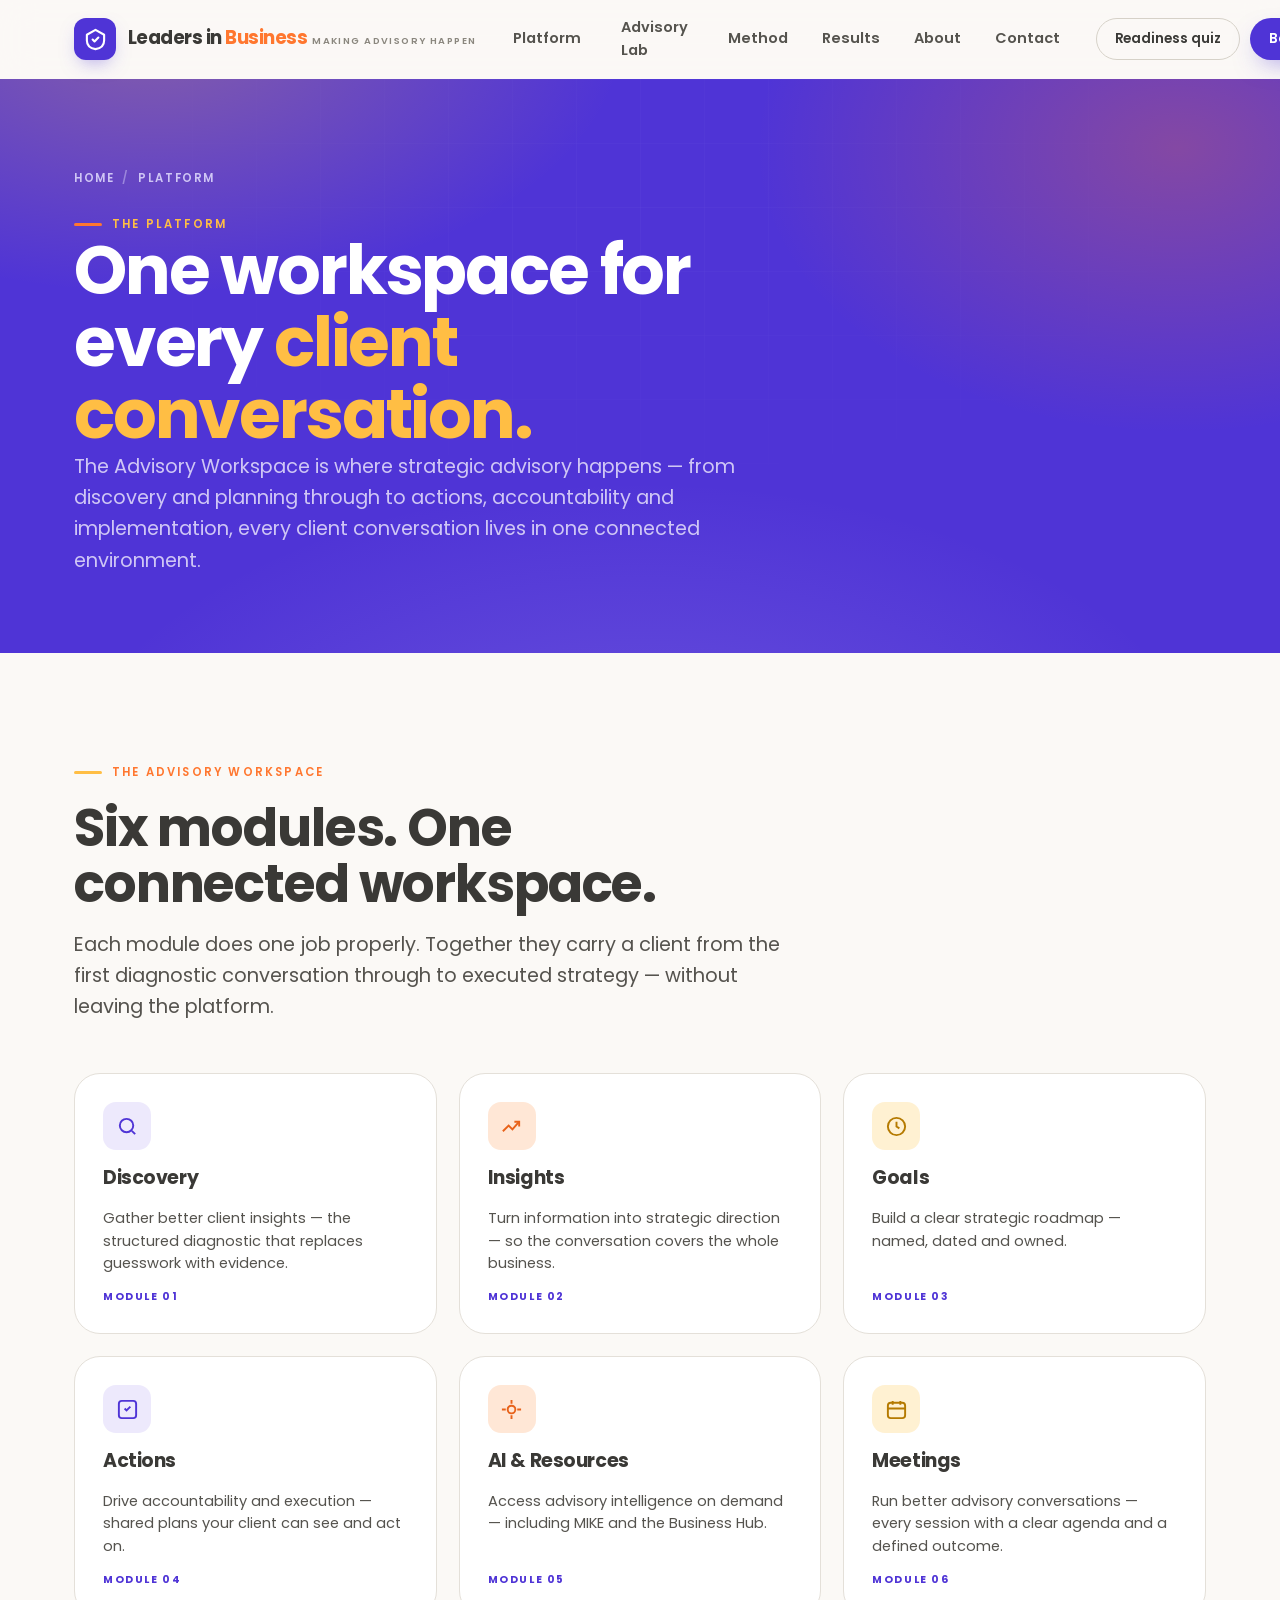
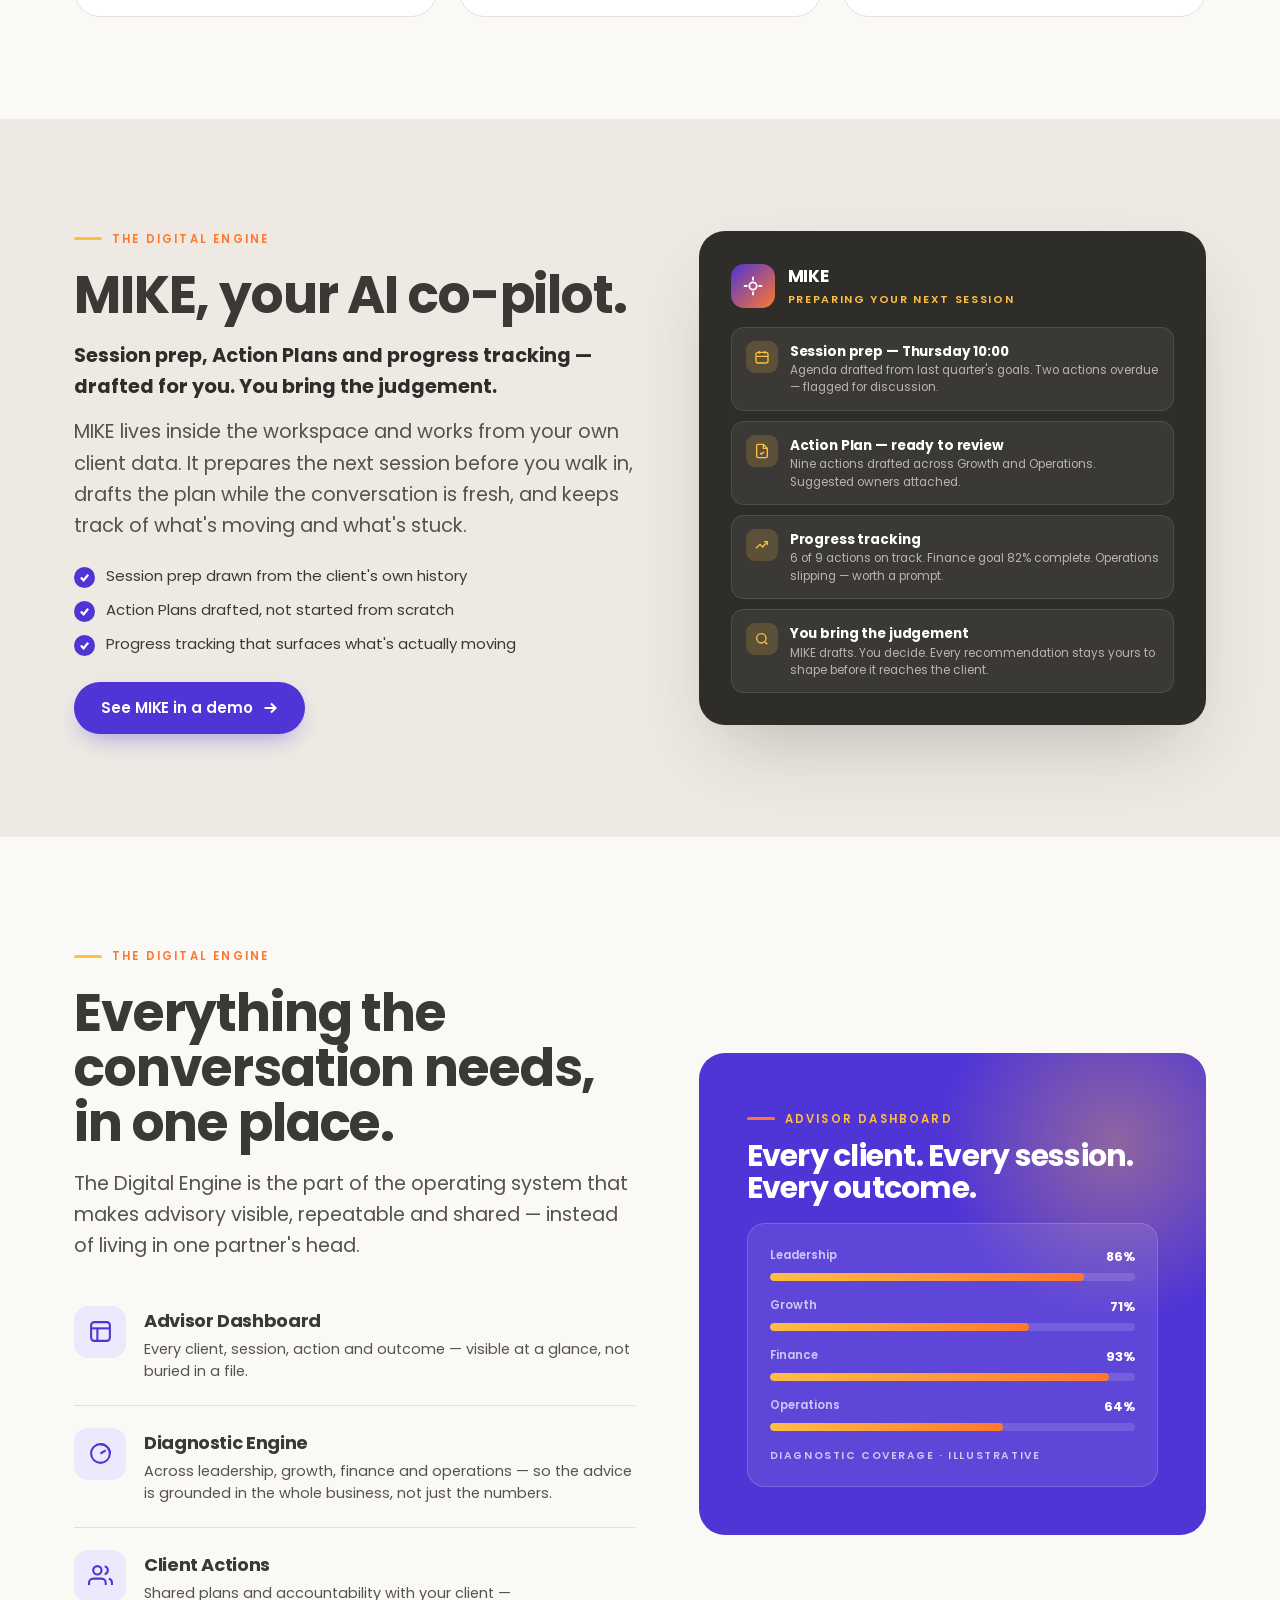
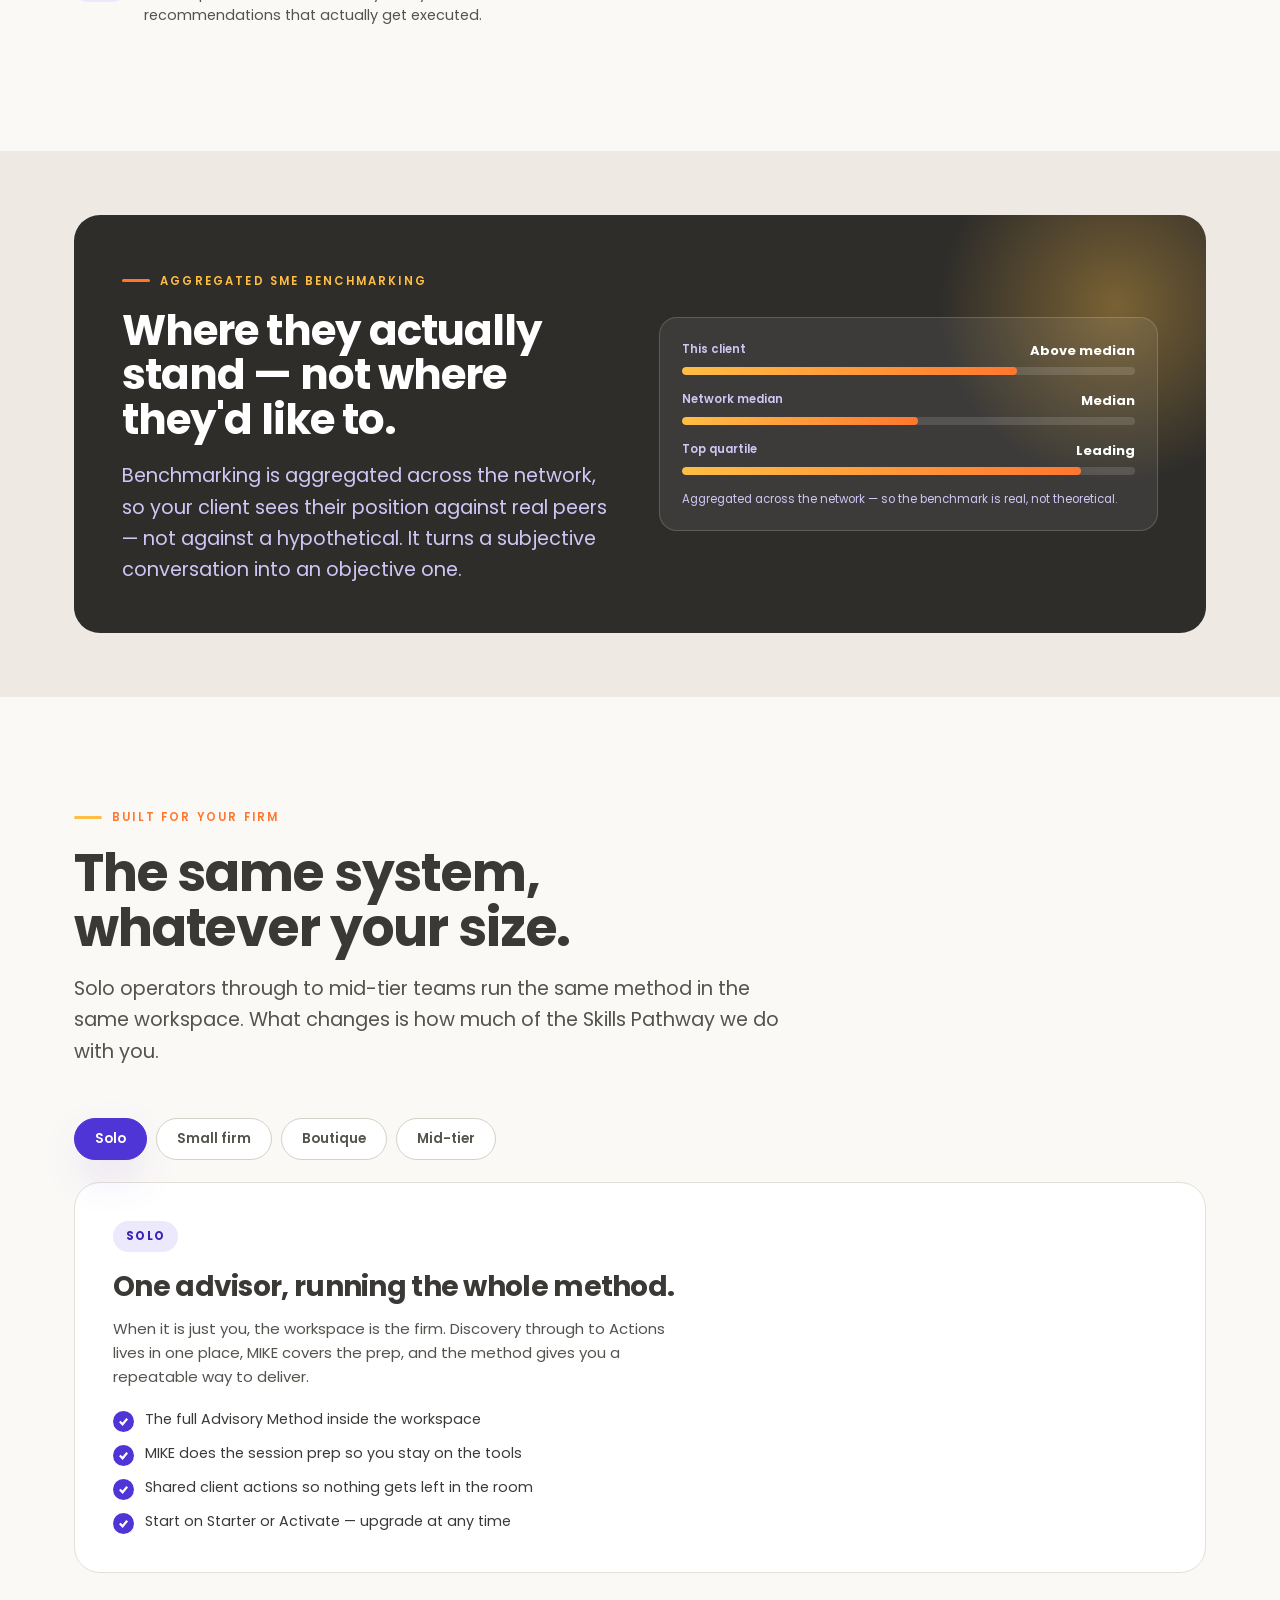
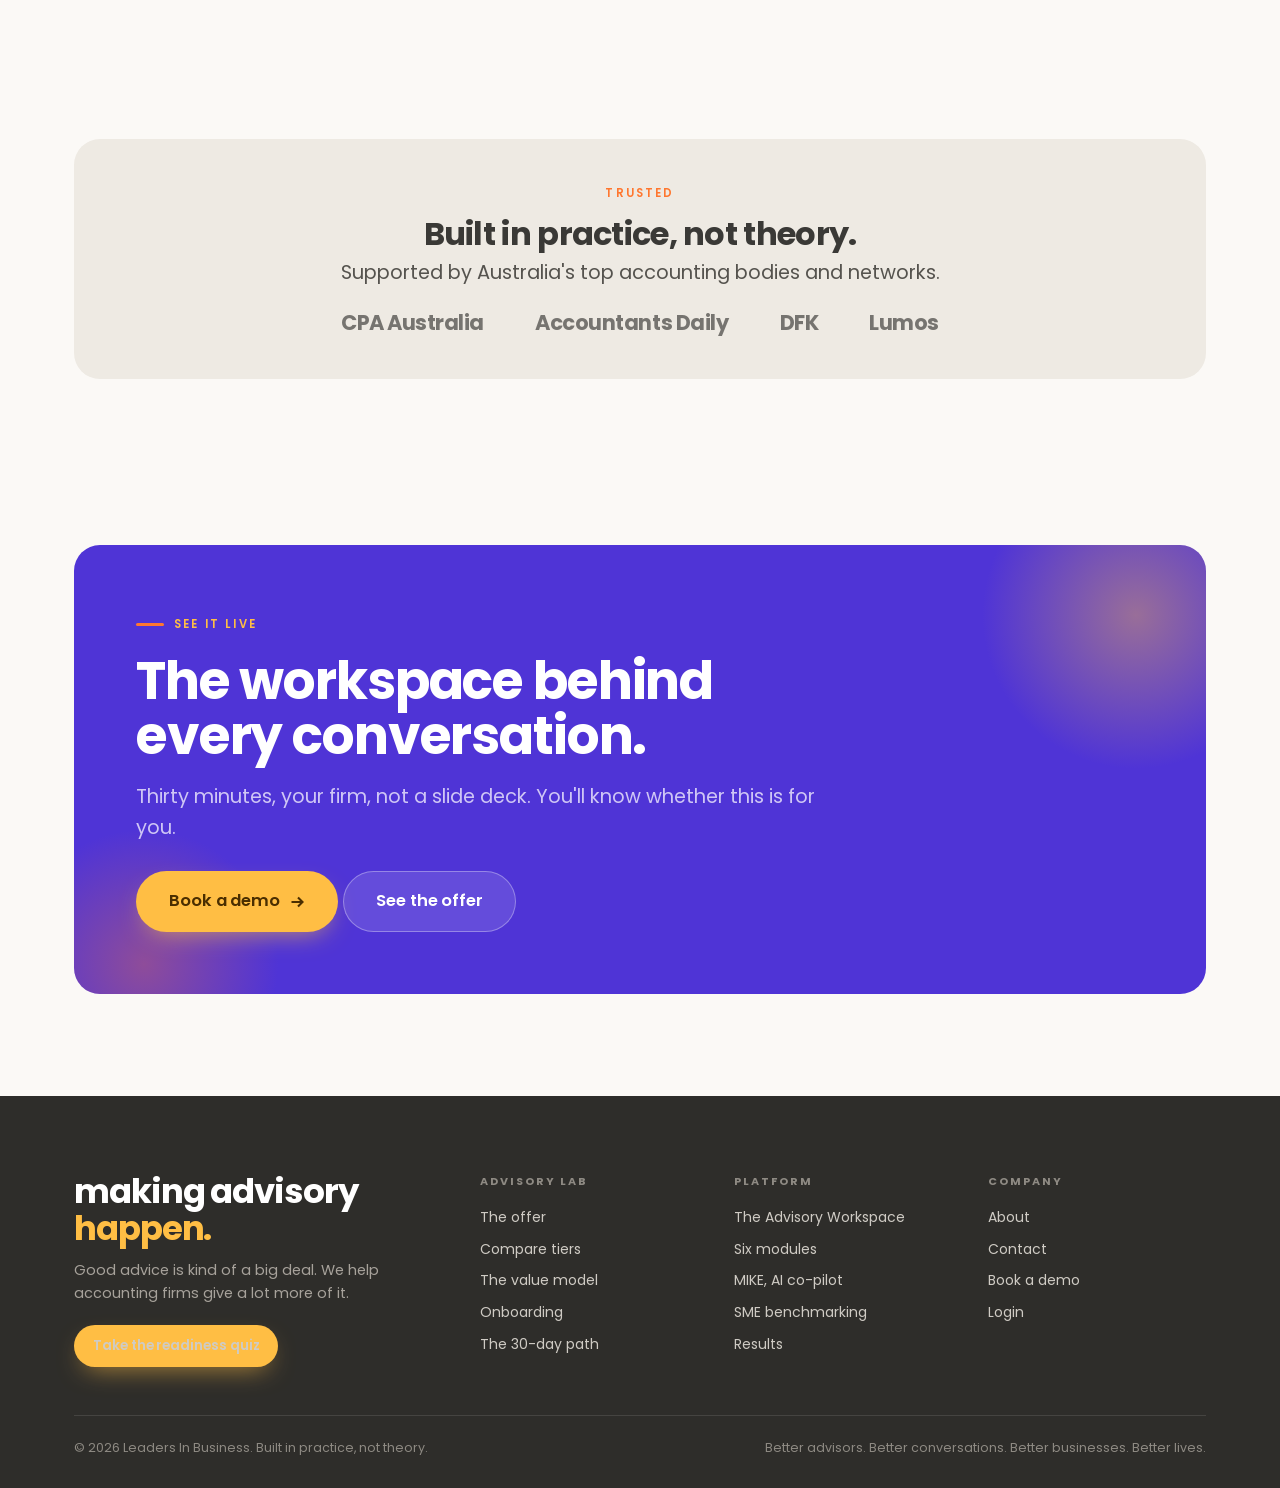
<file: platform.html>
<!DOCTYPE html>
<html lang="en-AU">
<head>
<meta charset="UTF-8">
<meta name="viewport" content="width=device-width, initial-scale=1.0">
<title>The Advisory Workspace — Platform | Leaders In Business</title>
<meta name="description" content="One workspace for every client conversation. The Advisory Workspace puts Discovery, Insights, Goals, Actions, AI & Resources and Meetings in one connected environment — with MIKE, your AI co-pilot.">
<meta property="og:title" content="The Advisory Workspace — Leaders In Business">
<meta property="og:description" content="One workspace for every client conversation. Six modules, one connected environment.">
<link rel="preconnect" href="https://fonts.googleapis.com">
<link rel="preconnect" href="https://fonts.gstatic.com" crossorigin>
<link href="https://fonts.googleapis.com/css2?family=Poppins:wght@400;500;600;700;800&display=swap" rel="stylesheet">
<link rel="stylesheet" href="assets/base.css">
<style>
/* ---- Platform page ---- */
.mod-card{background:var(--card);border:1px solid var(--line);border-radius:var(--radius-lg);padding:28px;display:flex;flex-direction:column;gap:13px;transition:transform .22s var(--ease),box-shadow .22s var(--ease),border-color .22s}
.mod-card:hover{transform:translateY(-4px);box-shadow:var(--sh-2);border-color:var(--lilac)}
.mod-n{font-size:19px;font-weight:700;letter-spacing:-.022em}
.mod-d{font-size:14.6px;color:var(--ink-soft);line-height:1.55}
.mod-tag{font-size:10.5px;font-weight:700;letter-spacing:.15em;text-transform:uppercase;color:var(--purple);margin-top:auto}

.mike-panel{background:var(--ink-2);border-radius:var(--radius-lg);padding:clamp(22px,3vw,32px);color:#fff;box-shadow:var(--sh-3)}
.mike-head{display:flex;align-items:center;gap:13px;margin-bottom:18px}
.mike-orb{width:44px;height:44px;border-radius:13px;background:linear-gradient(135deg,var(--purple),var(--orange));display:grid;place-items:center;flex:none}
.mike-orb svg{width:22px;height:22px}
.mike-name{font-size:17px;font-weight:700;letter-spacing:-.018em}
.mike-role{font-size:11px;font-weight:600;letter-spacing:.15em;text-transform:uppercase;color:var(--sun)}
.mike-item{display:flex;gap:12px;align-items:flex-start;padding:13px 14px;border-radius:13px;background:rgba(255,255,255,.06);border:1px solid rgba(255,255,255,.1);margin-bottom:10px}
.mike-item .mi-ico{width:32px;height:32px;border-radius:9px;background:rgba(255,190,68,.18);color:var(--sun);display:grid;place-items:center;flex:none}
.mike-item .mi-ico svg{width:16px;height:16px}
.mi-t{font-size:13.5px;font-weight:700;letter-spacing:-.01em}
.mi-d{font-size:11.8px;color:#B9B4AD;line-height:1.45}

.feat-row{display:flex;gap:18px;align-items:flex-start;padding:22px 0;border-bottom:1px solid var(--line)}
.feat-row:last-child{border-bottom:0}
.feat-ico{width:52px;height:52px;border-radius:14px;background:var(--purple-soft);color:var(--purple);display:grid;place-items:center;flex:none}
.feat-ico svg{width:25px;height:25px}
.feat-t{font-size:18px;font-weight:700;letter-spacing:-.02em}
.feat-d{font-size:14.5px;color:var(--ink-soft);line-height:1.55;margin-top:3px}

.use-panel{background:var(--card);border:1px solid var(--line);border-radius:var(--radius-lg);padding:clamp(24px,3vw,38px);margin-top:22px}
.use-title{font-size:clamp(21px,2.4vw,28px);font-weight:700;letter-spacing:-.025em;margin-bottom:8px}
.use-d{font-size:15px;color:var(--ink-soft);line-height:1.6;max-width:62ch}
.use-list{list-style:none;display:grid;gap:11px;margin-top:20px}
.use-list li{display:flex;gap:11px;align-items:flex-start;font-size:14.3px;line-height:1.5}
.use-list .tick{width:21px;height:21px;border-radius:50%;background:var(--purple);color:#fff;display:grid;place-items:center;flex:none;margin-top:2px}
.use-list .tick svg{width:11px;height:11px}

.bench{background:var(--purple);border-radius:var(--radius-lg);color:#fff;padding:clamp(28px,4vw,48px);position:relative;overflow:hidden}
.bench::after{content:"";position:absolute;right:-100px;top:-100px;width:380px;height:380px;border-radius:50%;background:radial-gradient(circle,rgba(255,190,68,.36),transparent 66%)}
.bench > *{position:relative;z-index:1}
.bench-grid{display:grid;grid-template-columns:1fr 1fr;gap:clamp(24px,3vw,44px);align-items:center}
.bench-card{background:rgba(255,255,255,.09);border:1px solid rgba(255,255,255,.17);border-radius:18px;padding:22px}
.bench-bar{margin-bottom:15px}
.bench-bar:last-child{margin-bottom:0}
.bench-k{display:flex;justify-content:space-between;font-size:11.5px;color:var(--lilac);margin-bottom:6px;font-weight:600}
.bench-k b{color:#fff;font-size:13px}
.bench-track{height:8px;border-radius:5px;background:rgba(255,255,255,.13);overflow:hidden}
.bench-track i{display:block;height:100%;border-radius:5px;background:linear-gradient(90deg,var(--sun),var(--orange))}

.trust-strip{background:var(--cream);border-radius:var(--radius-lg);padding:clamp(26px,3vw,40px);text-align:center}
.trust-logos{display:flex;gap:clamp(20px,4vw,52px);flex-wrap:wrap;justify-content:center;margin-top:18px}
.trust-logos span{font-family:var(--font);font-size:clamp(16px,2vw,21px);font-weight:700;letter-spacing:-.022em;color:var(--ink-2);opacity:.62}

@media (max-width:1024px){
  .bench-grid{grid-template-columns:1fr}
}
@media (max-width:720px){
  .feat-row{flex-direction:column;gap:12px}
}
</style>
</head>
<body>

<header class="hdr" id="hdr">
  <div class="wrap nav">
    <a href="index.html" class="brand" aria-label="Leaders In Business home">
      <span class="brand-mark" aria-hidden="true">
        <svg viewBox="0 0 24 24" fill="none" stroke="#fff" stroke-width="2.2" stroke-linecap="round" stroke-linejoin="round">
          <path d="M12 2 3 7v6c0 5 3.8 8.2 9 9 5.2-.8 9-4 9-9V7z"/><path d="M9 12l2 2 4-4"/>
        </svg>
      </span>
      <span>
        <span class="brand-name">Leaders in <span class="lo">Business</span></span>
        <span class="brand-tag">Making advisory happen</span>
      </span>
    </a>

    <nav class="nav-links" aria-label="Primary">
      <div class="nav-item">
        <a href="platform.html" class="nav-link">Platform
          <svg class="caret" viewBox="0 0 12 12" fill="none" stroke="currentColor" stroke-width="2"><path d="M2 4l4 4 4-4"/></svg>
        </a>
        <div class="mega">
          <div class="mega-grid">
            <a class="mega-link" href="platform.html">
              <span class="mega-ico"><svg viewBox="0 0 24 24" fill="none" stroke="currentColor" stroke-width="2"><rect x="3" y="3" width="7" height="7" rx="1.5"/><rect x="14" y="3" width="7" height="7" rx="1.5"/><rect x="3" y="14" width="7" height="7" rx="1.5"/><rect x="14" y="14" width="7" height="7" rx="1.5"/></svg></span>
              <span><span class="mega-t">The Advisory Workspace <svg class="arw" viewBox="0 0 16 16" fill="none" stroke="currentColor" stroke-width="2.2"><path d="M2.5 8h11M9 3.5 13.5 8 9 12.5"/></svg></span><span class="mega-d">One connected environment for every client conversation</span></span>
            </a>
            <a class="mega-link" href="platform.html#modules">
              <span class="mega-ico"><svg viewBox="0 0 24 24" fill="none" stroke="currentColor" stroke-width="2"><circle cx="11" cy="11" r="7"/><path d="M20 20l-3.5-3.5"/></svg></span>
              <span><span class="mega-t">Six modules <svg class="arw" viewBox="0 0 16 16" fill="none" stroke="currentColor" stroke-width="2.2"><path d="M2.5 8h11M9 3.5 13.5 8 9 12.5"/></svg></span><span class="mega-d">Discovery, Insights, Goals, Actions, AI, Meetings</span></span>
            </a>
            <a class="mega-link" href="platform.html#mike">
              <span class="mega-ico"><svg viewBox="0 0 24 24" fill="none" stroke="currentColor" stroke-width="2"><path d="M12 2v4M12 18v4M2 12h4M18 12h4"/><circle cx="12" cy="12" r="4"/></svg></span>
              <span><span class="mega-t">MIKE, your AI co-pilot <svg class="arw" viewBox="0 0 16 16" fill="none" stroke="currentColor" stroke-width="2.2"><path d="M2.5 8h11M9 3.5 13.5 8 9 12.5"/></svg></span><span class="mega-d">Session prep, Action Plans, progress tracking</span></span>
            </a>
            <a class="mega-link" href="platform.html#benchmarking">
              <span class="mega-ico"><svg viewBox="0 0 24 24" fill="none" stroke="currentColor" stroke-width="2"><path d="M4 20V10M10 20V4M16 20v-7M22 20H2"/></svg></span>
              <span><span class="mega-t">SME benchmarking <svg class="arw" viewBox="0 0 16 16" fill="none" stroke="currentColor" stroke-width="2.2"><path d="M2.5 8h11M9 3.5 13.5 8 9 12.5"/></svg></span><span class="mega-d">Aggregated insight across the network</span></span>
            </a>
          </div>
        </div>
      </div>

      <div class="nav-item">
        <a href="advisory-lab.html" class="nav-link">Advisory Lab
          <svg class="caret" viewBox="0 0 12 12" fill="none" stroke="currentColor" stroke-width="2"><path d="M2 4l4 4 4-4"/></svg>
        </a>
        <div class="mega">
          <div class="mega-grid">
            <a class="mega-link" href="advisory-lab.html">
              <span class="mega-ico"><svg viewBox="0 0 24 24" fill="none" stroke="currentColor" stroke-width="2"><path d="M12 2 3 7v6c0 5 3.8 8.2 9 9 5.2-.8 9-4 9-9V7z"/></svg></span>
              <span><span class="mega-t">The offer <svg class="arw" viewBox="0 0 16 16" fill="none" stroke="currentColor" stroke-width="2.2"><path d="M2.5 8h11M9 3.5 13.5 8 9 12.5"/></svg></span><span class="mega-d">One program, three ways in</span></span>
            </a>
            <a class="mega-link" href="advisory-lab.html#compare">
              <span class="mega-ico"><svg viewBox="0 0 24 24" fill="none" stroke="currentColor" stroke-width="2"><path d="M9 3H5a2 2 0 00-2 2v4a2 2 0 002 2h4a2 2 0 002-2V5a2 2 0 00-2-2zM19 3h-4a2 2 0 00-2 2v4a2 2 0 002 2h4a2 2 0 002-2V5a2 2 0 00-2-2zM9 13H5a2 2 0 00-2 2v4a2 2 0 002 2h4a2 2 0 002-2v-4a2 2 0 00-2-2zM19 13h-4a2 2 0 00-2 2v4a2 2 0 002 2h4a2 2 0 002-2v-4a2 2 0 00-2-2z"/></svg></span>
              <span><span class="mega-t">Compare tiers <svg class="arw" viewBox="0 0 16 16" fill="none" stroke="currentColor" stroke-width="2.2"><path d="M2.5 8h11M9 3.5 13.5 8 9 12.5"/></svg></span><span class="mega-d">What's in Starter, Activate and Enterprise</span></span>
            </a>
            <a class="mega-link" href="advisory-lab.html#value">
              <span class="mega-ico"><svg viewBox="0 0 24 24" fill="none" stroke="currentColor" stroke-width="2"><path d="M12 1v22M17 5H9.5a3.5 3.5 0 000 7h5a3.5 3.5 0 010 7H6"/></svg></span>
              <span><span class="mega-t">The value model <svg class="arw" viewBox="0 0 16 16" fill="none" stroke="currentColor" stroke-width="2.2"><path d="M2.5 8h11M9 3.5 13.5 8 9 12.5"/></svg></span><span class="mega-d">$270k per advisor, per year</span></span>
            </a>
            <a class="mega-link" href="advisory-lab.html#onboarding">
              <span class="mega-ico"><svg viewBox="0 0 24 24" fill="none" stroke="currentColor" stroke-width="2"><path d="M22 11.08V12a10 10 0 11-5.93-9.14"/><path d="M22 4L12 14.01l-3-3"/></svg></span>
              <span><span class="mega-t">Onboarding <svg class="arw" viewBox="0 0 16 16" fill="none" stroke="currentColor" stroke-width="2.2"><path d="M2.5 8h11M9 3.5 13.5 8 9 12.5"/></svg></span><span class="mega-d">Booked in before you can drift</span></span>
            </a>
          </div>
        </div>
      </div>

      <a href="method.html" class="nav-link">Method</a>
      <a href="results.html" class="nav-link">Results</a>
      <a href="about.html" class="nav-link">About</a>
      <a href="contact.html" class="nav-link">Contact</a>
    </nav>

    <div class="nav-cta">
      <a href="https://advisoryreadinessquiz.scoreapp.com/" class="btn btn-ghost btn-sm">Readiness quiz</a>
      <a href="https://marketing.leadersinbusiness.com.au/book-a-call" class="btn btn-purple btn-sm">Book a demo</a>
      <button class="burger" id="burger" aria-label="Menu" aria-expanded="false" aria-controls="mobileMenu">
        <span></span><span></span><span></span>
      </button>
    </div>
  </div>

  <div class="mobile-menu" id="mobileMenu">
    <div class="mm-group">
      <div class="mm-label">Platform</div>
      <a class="mm-link" href="platform.html">The Advisory Workspace<small>One connected environment</small></a>
      <a class="mm-link" href="platform.html#modules">Six modules<small>Discovery to Meetings</small></a>
      <a class="mm-link" href="platform.html#mike">MIKE, your AI co-pilot<small>Prep, plans, tracking</small></a>
    </div>
    <div class="mm-group">
      <div class="mm-label">Advisory Lab</div>
      <a class="mm-link" href="advisory-lab.html">The offer<small>One program, three ways in</small></a>
      <a class="mm-link" href="advisory-lab.html#compare">Compare tiers<small>Starter · Activate · Enterprise</small></a>
      <a class="mm-link" href="advisory-lab.html#value">The value model<small>$270k per advisor, per year</small></a>
    </div>
    <div class="mm-group">
      <div class="mm-label">Company</div>
      <a class="mm-link" href="method.html">Method<small>The 30-day path</small></a>
      <a class="mm-link" href="results.html">Results<small>Proof and the model</small></a>
      <a class="mm-link" href="about.html">About<small>Built in practice</small></a>
      <a class="mm-link" href="contact.html">Contact<small>Book a demo</small></a>
    </div>
    <a href="https://marketing.leadersinbusiness.com.au/book-a-call" class="btn btn-purple btn-lg btn-block" style="margin-top:10px">Book a demo</a>
    <a href="https://advisoryreadinessquiz.scoreapp.com/" class="btn btn-ghost btn-lg btn-block" style="margin-top:10px">Take the readiness quiz</a>
  </div>
</header>

<main id="top">

  <section class="page-hero">
    <div class="wrap">
      <div class="crumbs"><a href="index.html">Home</a><span class="sep">/</span>Platform</div>
      <div class="eyebrow on-dark">The platform</div>
      <h1>One workspace for every <em>client conversation.</em></h1>
      <p class="lead">The Advisory Workspace is where strategic advisory happens — from discovery and
        planning through to actions, accountability and implementation, every client conversation
        lives in one connected environment.</p>
    </div>
  </section>

  <!-- MODULES -->
  <section class="sec-pad" id="modules">
    <div class="wrap">
      <div class="section-head reveal">
        <div class="eyebrow">The Advisory Workspace</div>
        <h2 class="h-sec">Six modules. One connected workspace.</h2>
        <p class="lead">Each module does one job properly. Together they carry a client from the first
          diagnostic conversation through to executed strategy — without leaving the platform.</p>
      </div>

      <div class="grid-3">
        <div class="mod-card reveal">
          <div class="icon-tile"><svg viewBox="0 0 24 24" fill="none" stroke="currentColor" stroke-width="2"><circle cx="11" cy="11" r="7"/><path d="M20 20l-3.5-3.5"/></svg></div>
          <div class="mod-n">Discovery</div>
          <p class="mod-d">Gather better client insights — the structured diagnostic that replaces guesswork with evidence.</p>
          <div class="mod-tag">Module 01</div>
        </div>
        <div class="mod-card reveal d1">
          <div class="icon-tile orange"><svg viewBox="0 0 24 24" fill="none" stroke="currentColor" stroke-width="2"><path d="M3 17l6-6 4 4 7-8"/><path d="M15 7h5v5"/></svg></div>
          <div class="mod-n">Insights</div>
          <p class="mod-d">Turn information into strategic direction — so the conversation covers the whole business.</p>
          <div class="mod-tag">Module 02</div>
        </div>
        <div class="mod-card reveal d2">
          <div class="icon-tile sun"><svg viewBox="0 0 24 24" fill="none" stroke="currentColor" stroke-width="2"><circle cx="12" cy="12" r="9"/><path d="M12 7v5l3 2"/></svg></div>
          <div class="mod-n">Goals</div>
          <p class="mod-d">Build a clear strategic roadmap — named, dated and owned.</p>
          <div class="mod-tag">Module 03</div>
        </div>
        <div class="mod-card reveal">
          <div class="icon-tile"><svg viewBox="0 0 24 24" fill="none" stroke="currentColor" stroke-width="2"><path d="M9 11l2 2 4-4"/><rect x="3" y="3" width="18" height="18" rx="3"/></svg></div>
          <div class="mod-n">Actions</div>
          <p class="mod-d">Drive accountability and execution — shared plans your client can see and act on.</p>
          <div class="mod-tag">Module 04</div>
        </div>
        <div class="mod-card reveal d1">
          <div class="icon-tile orange"><svg viewBox="0 0 24 24" fill="none" stroke="currentColor" stroke-width="2"><path d="M12 2v4M12 18v4M2 12h4M18 12h4"/><circle cx="12" cy="12" r="4"/></svg></div>
          <div class="mod-n">AI &amp; Resources</div>
          <p class="mod-d">Access advisory intelligence on demand — including MIKE and the Business Hub.</p>
          <div class="mod-tag">Module 05</div>
        </div>
        <div class="mod-card reveal d2">
          <div class="icon-tile sun"><svg viewBox="0 0 24 24" fill="none" stroke="currentColor" stroke-width="2"><rect x="3" y="5" width="18" height="16" rx="3"/><path d="M8 3v4M16 3v4M3 11h18"/></svg></div>
          <div class="mod-n">Meetings</div>
          <p class="mod-d">Run better advisory conversations — every session with a clear agenda and a defined outcome.</p>
          <div class="mod-tag">Module 06</div>
        </div>
      </div>
    </div>
  </section>

  <!-- MIKE -->
  <section class="sec-pad band-cream" id="mike">
    <div class="wrap split">
      <div class="reveal">
        <div class="eyebrow">The digital engine</div>
        <h2 class="h-sec">MIKE, your AI co-pilot.</h2>
        <p class="lead"><strong style="color:var(--ink-2)">Session prep, Action Plans and progress
          tracking — drafted for you. You bring the judgement.</strong></p>
        <p class="lead" style="margin-top:14px">MIKE lives inside the workspace and works from your own
          client data. It prepares the next session before you walk in, drafts the plan while the
          conversation is fresh, and keeps track of what's moving and what's stuck.</p>
        <ul class="check-list" style="margin-top:24px">
          <li><span class="tick"><svg viewBox="0 0 12 12" fill="none" stroke="currentColor" stroke-width="2.4"><path d="M2 6l3 3 5-6"/></svg></span>Session prep drawn from the client's own history</li>
          <li><span class="tick"><svg viewBox="0 0 12 12" fill="none" stroke="currentColor" stroke-width="2.4"><path d="M2 6l3 3 5-6"/></svg></span>Action Plans drafted, not started from scratch</li>
          <li><span class="tick"><svg viewBox="0 0 12 12" fill="none" stroke="currentColor" stroke-width="2.4"><path d="M2 6l3 3 5-6"/></svg></span>Progress tracking that surfaces what's actually moving</li>
        </ul>
        <div class="hero-actions" style="margin:26px 0 0">
          <a href="https://marketing.leadersinbusiness.com.au/book-a-call" class="btn btn-purple">See MIKE in a demo
            <svg viewBox="0 0 16 16" fill="none" stroke="currentColor" stroke-width="2.1"><path d="M2.5 8h11M9 3.5 13.5 8 9 12.5"/></svg>
          </a>
        </div>
      </div>

      <div class="reveal d2">
        <div class="mike-panel">
          <div class="mike-head">
            <div class="mike-orb"><svg viewBox="0 0 24 24" fill="none" stroke="#fff" stroke-width="2"><path d="M12 2v4M12 18v4M2 12h4M18 12h4"/><circle cx="12" cy="12" r="4"/></svg></div>
            <div>
              <div class="mike-name">MIKE</div>
              <div class="mike-role">Preparing your next session</div>
            </div>
          </div>
          <div class="mike-item">
            <div class="mi-ico"><svg viewBox="0 0 24 24" fill="none" stroke="currentColor" stroke-width="2"><rect x="3" y="5" width="18" height="16" rx="3"/><path d="M8 3v4M16 3v4M3 11h18"/></svg></div>
            <div>
              <div class="mi-t">Session prep — Thursday 10:00</div>
              <div class="mi-d">Agenda drafted from last quarter's goals. Two actions overdue — flagged for discussion.</div>
            </div>
          </div>
          <div class="mike-item">
            <div class="mi-ico"><svg viewBox="0 0 24 24" fill="none" stroke="currentColor" stroke-width="2"><path d="M14 2H6a2 2 0 00-2 2v16a2 2 0 002 2h12a2 2 0 002-2V8z"/><path d="M14 2v6h6"/><path d="M9 15l2 2 4-4"/></svg></div>
            <div>
              <div class="mi-t">Action Plan — ready to review</div>
              <div class="mi-d">Nine actions drafted across Growth and Operations. Suggested owners attached.</div>
            </div>
          </div>
          <div class="mike-item">
            <div class="mi-ico"><svg viewBox="0 0 24 24" fill="none" stroke="currentColor" stroke-width="2"><path d="M3 17l6-6 4 4 7-8"/><path d="M15 7h5v5"/></svg></div>
            <div>
              <div class="mi-t">Progress tracking</div>
              <div class="mi-d">6 of 9 actions on track. Finance goal 82% complete. Operations slipping — worth a prompt.</div>
            </div>
          </div>
          <div class="mike-item" style="margin-bottom:0">
            <div class="mi-ico"><svg viewBox="0 0 24 24" fill="none" stroke="currentColor" stroke-width="2"><circle cx="11" cy="11" r="7"/><path d="M20 20l-3.5-3.5"/></svg></div>
            <div>
              <div class="mi-t">You bring the judgement</div>
              <div class="mi-d">MIKE drafts. You decide. Every recommendation stays yours to shape before it reaches the client.</div>
            </div>
          </div>
        </div>
      </div>
    </div>
  </section>

  <!-- DIGITAL ENGINE -->
  <section class="sec-pad" id="engine">
    <div class="wrap split">
      <div class="reveal">
        <div class="eyebrow">The digital engine</div>
        <h2 class="h-sec">Everything the conversation needs, in one place.</h2>
        <p class="lead">The Digital Engine is the part of the operating system that makes advisory
          visible, repeatable and shared — instead of living in one partner's head.</p>
        <div style="margin-top:22px">
          <div class="feat-row">
            <div class="feat-ico"><svg viewBox="0 0 24 24" fill="none" stroke="currentColor" stroke-width="2"><rect x="3" y="3" width="18" height="18" rx="3"/><path d="M3 9h18"/><path d="M9 21V9"/></svg></div>
            <div>
              <div class="feat-t">Advisor Dashboard</div>
              <p class="feat-d">Every client, session, action and outcome — visible at a glance, not buried in a file.</p>
            </div>
          </div>
          <div class="feat-row">
            <div class="feat-ico"><svg viewBox="0 0 24 24" fill="none" stroke="currentColor" stroke-width="2"><circle cx="12" cy="12" r="9"/><path d="M12 3a9 9 0 019 9"/><path d="M12 12l5-3"/></svg></div>
            <div>
              <div class="feat-t">Diagnostic Engine</div>
              <p class="feat-d">Across leadership, growth, finance and operations — so the advice is grounded in the whole business, not just the numbers.</p>
            </div>
          </div>
          <div class="feat-row">
            <div class="feat-ico"><svg viewBox="0 0 24 24" fill="none" stroke="currentColor" stroke-width="2"><path d="M17 21v-2a4 4 0 00-4-4H5a4 4 0 00-4 4v2"/><circle cx="9" cy="7" r="4"/><path d="M23 21v-2a4 4 0 00-3-3.87"/><path d="M16 3.13a4 4 0 010 7.75"/></svg></div>
            <div>
              <div class="feat-t">Client Actions</div>
              <p class="feat-d">Shared plans and accountability with your client — recommendations that actually get executed.</p>
            </div>
          </div>
        </div>
      </div>

      <div class="reveal d2">
        <div class="bench">
          <div class="eyebrow on-dark">Advisor Dashboard</div>
          <h3 style="color:#fff;font-size:clamp(22px,2.6vw,30px);letter-spacing:-.025em;margin:12px 0 18px">
            Every client. Every session. Every outcome.
          </h3>
          <div class="bench-card">
            <div class="bench-bar">
              <div class="bench-k"><span>Leadership</span><b>86%</b></div>
              <div class="bench-track"><i style="width:86%"></i></div>
            </div>
            <div class="bench-bar">
              <div class="bench-k"><span>Growth</span><b>71%</b></div>
              <div class="bench-track"><i style="width:71%"></i></div>
            </div>
            <div class="bench-bar">
              <div class="bench-k"><span>Finance</span><b>93%</b></div>
              <div class="bench-track"><i style="width:93%"></i></div>
            </div>
            <div class="bench-bar">
              <div class="bench-k"><span>Operations</span><b>64%</b></div>
              <div class="bench-track"><i style="width:64%"></i></div>
            </div>
            <div style="margin-top:16px;font-size:10.5px;font-weight:600;letter-spacing:.15em;text-transform:uppercase;color:var(--lilac)">
              Diagnostic coverage · illustrative
            </div>
          </div>
        </div>
      </div>
    </div>
  </section>

  <!-- BENCHMARKING -->
  <section class="sec-pad-sm band-cream" id="benchmarking">
    <div class="wrap">
      <div class="bench" style="background:var(--ink-2)">
        <div class="bench-grid">
          <div class="reveal">
            <div class="eyebrow on-dark">Aggregated SME benchmarking</div>
            <h2 class="h-sec" style="color:#fff;font-size:clamp(28px,3.4vw,42px)">
              Where they actually stand — not where they'd like to.
            </h2>
            <p class="lead" style="color:var(--lilac)">
              Benchmarking is aggregated across the network, so your client sees their position against
              real peers — not against a hypothetical. It turns a subjective conversation into an
              objective one.
            </p>
          </div>
          <div class="reveal d2">
            <div class="bench-card" style="background:rgba(255,255,255,.07)">
              <div class="bench-bar">
                <div class="bench-k"><span>This client</span><b>Above median</b></div>
                <div class="bench-track"><i style="width:74%"></i></div>
              </div>
              <div class="bench-bar">
                <div class="bench-k"><span>Network median</span><b>Median</b></div>
                <div class="bench-track"><i style="width:52%"></i></div>
              </div>
              <div class="bench-bar">
                <div class="bench-k"><span>Top quartile</span><b>Leading</b></div>
                <div class="bench-track"><i style="width:88%"></i></div>
              </div>
              <div style="margin-top:16px;font-size:11.5px;color:var(--lilac);line-height:1.5">
                Aggregated across the network — so the benchmark is real, not theoretical.
              </div>
            </div>
          </div>
        </div>
      </div>
    </div>
  </section>

  <!-- FIRM-TYPE TABS -->
  <section class="sec-pad" id="firms">
    <div class="wrap">
      <div class="section-head reveal">
        <div class="eyebrow">Built for your firm</div>
        <h2 class="h-sec">The same system, whatever your size.</h2>
        <p class="lead">Solo operators through to mid-tier teams run the same method in the same
          workspace. What changes is how much of the Skills Pathway we do with you.</p>
      </div>

      <div class="tablist reveal" role="tablist" aria-label="Firm type" id="firmTabs">
        <button class="tab-btn" role="tab" data-firm="0" aria-selected="true">Solo</button>
        <button class="tab-btn" role="tab" data-firm="1" aria-selected="false">Small firm</button>
        <button class="tab-btn" role="tab" data-firm="2" aria-selected="false">Boutique</button>
        <button class="tab-btn" role="tab" data-firm="3" aria-selected="false">Mid-tier</button>
      </div>

      <div class="use-panel reveal" id="firmPanel">
        <div class="pill" id="firmPill">Solo</div>
        <div class="use-title" id="firmTitle" style="margin-top:12px">One advisor, running the whole method.</div>
        <p class="use-d" id="firmDesc"></p>
        <ul class="use-list" id="firmList"></ul>
      </div>
    </div>
  </section>

  <!-- TRUST -->
  <section class="sec-pad-sm">
    <div class="wrap">
      <div class="trust-strip reveal">
        <div class="eyebrow center">Trusted</div>
        <h2 style="font-size:clamp(22px,2.6vw,32px);margin:12px 0 6px">Built in practice, not theory.</h2>
        <p class="lead" style="margin:0 auto;text-align:center">Supported by Australia's top accounting bodies and networks.</p>
        <div class="trust-logos">
          <span>CPA Australia</span>
          <span>Accountants Daily</span>
          <span>DFK</span>
          <span>Lumos</span>
        </div>
      </div>
    </div>
  </section>

  <!-- CTA -->
  <section class="sec-pad">
    <div class="wrap">
      <div class="cta-band reveal">
        <div class="eyebrow on-dark">See it live</div>
        <h2 class="h-sec" style="max-width:20ch">The workspace behind every conversation.</h2>
        <p class="lead" style="margin-bottom:28px">Thirty minutes, your firm, not a slide deck. You'll
          know whether this is for you.</p>
        <div class="hero-actions" style="margin:0">
          <a href="https://marketing.leadersinbusiness.com.au/book-a-call" class="btn btn-sun btn-lg">Book a demo
            <svg viewBox="0 0 16 16" fill="none" stroke="currentColor" stroke-width="2.1"><path d="M2.5 8h11M9 3.5 13.5 8 9 12.5"/></svg>
          </a>
          <a href="advisory-lab.html" class="btn btn-on-dark btn-lg">See the offer</a>
        </div>
      </div>
    </div>
  </section>

</main>

<footer class="foot">
  <div class="wrap">
    <div class="foot-grid">
      <div class="foot-brand">
        <div class="foot-tag">making advisory <span class="lo">happen.</span></div>
        <p style="font-size:14.5px;line-height:1.6;max-width:34ch;color:#A7A29B">
          Good advice is kind of a big deal. We help accounting firms give a lot more of it.
        </p>
        <div style="margin-top:20px"><a href="https://advisoryreadinessquiz.scoreapp.com/" class="btn btn-sun btn-sm">Take the readiness quiz</a></div>
      </div>

      <div>
        <div class="foot-h">Advisory Lab</div>
        <ul class="foot-list">
          <li><a href="advisory-lab.html">The offer</a></li>
          <li><a href="advisory-lab.html#compare">Compare tiers</a></li>
          <li><a href="advisory-lab.html#value">The value model</a></li>
          <li><a href="advisory-lab.html#onboarding">Onboarding</a></li>
          <li><a href="method.html">The 30-day path</a></li>
        </ul>
      </div>

      <div>
        <div class="foot-h">Platform</div>
        <ul class="foot-list">
          <li><a href="platform.html">The Advisory Workspace</a></li>
          <li><a href="platform.html#modules">Six modules</a></li>
          <li><a href="platform.html#mike">MIKE, AI co-pilot</a></li>
          <li><a href="platform.html#benchmarking">SME benchmarking</a></li>
          <li><a href="results.html">Results</a></li>
        </ul>
      </div>

      <div>
        <div class="foot-h">Company</div>
        <ul class="foot-list">
          <li><a href="about.html">About</a></li>
          <li><a href="contact.html">Contact</a></li>
          <li><a href="https://marketing.leadersinbusiness.com.au/book-a-call">Book a demo</a></li>
          <li><a href="http://workspace.leadersinbusiness.com.au/">Login</a></li>
        </ul>
      </div>
    </div>

    <div class="foot-bottom">
      <div>&copy; <span id="year">2026</span> Leaders In Business. Built in practice, not theory.</div>
      <div>Better advisors. Better conversations. Better businesses. Better lives.</div>
    </div>
  </div>
</footer>
<script src="assets/shell.js"></script>
<script type="application/ld+json">
{
  "@context": "https://schema.org",
  "@type": "Organization",
  "name": "Leaders In Business",
  "url": "https://leadersinbusiness.com.au/",
  "description": "The Strategic Advisory Operating System helps accounting firms operationalise advisory through one connected workspace, methodology and implementation pathway. Structured, paid advisory in 30 days.",
  "slogan": "Making advisory happen.",
  "sameAs": [
    "https://leadersinbusiness.com.au/"
  ]
}
</script>
<script type="application/ld+json">
{
  "@context": "https://schema.org",
  "@type": "Product",
  "name": "Advisory Lab",
  "description": "One program, three ways in. The same outcome at every tier — Starter, Activate and Enterprise.",
  "brand": {
    "@type": "Organization",
    "name": "Leaders In Business"
  },
  "offers": [
    {
      "@type": "Offer",
      "name": "Starter",
      "priceCurrency": "AUD",
      "price": "500",
      "description": "Advisory Workspace licence, Program Onboarding, Monthly Masterclass, Community WhatsApp. 1-2 seats."
    },
    {
      "@type": "Offer",
      "name": "Activate",
      "priceCurrency": "AUD",
      "price": "1000",
      "description": "Everything in Starter plus monthly group coaching, a plan for your own business (Business by Design) and Advisory Method training. 1-2 seats. 12 months."
    },
    {
      "@type": "Offer",
      "name": "Enterprise",
      "priceCurrency": "AUD",
      "price": "20000",
      "description": "Firm-wide workspace access, two-day in-house training, 90-day plan embedded in the firm, bespoke support. Up to 20 users."
    }
  ]
}
</script>

<script>
(function () {
  'use strict';
  var FIRMS = [
    {
      pill: 'Solo', title: 'One advisor, running the whole method.',
      desc: 'When it is just you, the workspace is the firm. Discovery through to Actions lives in one place, MIKE covers the prep, and the method gives you a repeatable way to deliver.',
      list: [
        'The full Advisory Method inside the workspace',
        'MIKE does the session prep so you stay on the tools',
        'Shared client actions so nothing gets left in the room',
        'Start on Starter or Activate — upgrade at any time'
      ]
    },
    {
      pill: 'Small firm', title: 'A shared system, not one partner\'s gift.',
      desc: 'Two or three people doing advisory needs the same method to run the same way. The workspace stops quality depending on who is in the room.',
      list: [
        'One workspace, 1–2 seats to start',
        'Frameworks transfer — so delivery is consistent',
        'Group coaching gets the whole team moving together (Activate)',
        'Benchmarking that gives every client a real comparison'
      ]
    },
    {
      pill: 'Boutique', title: 'Half the team doing the work.',
      desc: 'At boutique scale, the director has decided to go advisory-led. Enterprise brings the team to the method — two days in-house, then a 90-day plan embedded in the firm.',
      list: [
        'Firm-wide workspace access',
        'Two-day in-house training on your own clients',
        'A 90-day plan with named people and booked sessions',
        'What we already do with DFK and Lumos — nothing new to build'
      ]
    },
    {
      pill: 'Mid-tier', title: 'Capability that leaves the top of the firm.',
      desc: 'Mid-tier firms need advisory to become a firm capability, not a partner-level speciality. The workspace, the method and the community make that transfer possible.',
      list: [
        'Up to 20 users on the Enterprise licence',
        'The Diagnostic Engine standardises how the team advises',
        'Client Actions give accountability across many engagements',
        'Bespoke support and the Advisory Club around the firm'
      ]
    }
  ];

  function esc(s){ return String(s).replace(/&/g,'&amp;').replace(/</g,'&lt;'); }

  function renderFirm(i) {
    var f = FIRMS[i]; if (!f) return;
    document.getElementById('firmPill').textContent = f.pill;
    document.getElementById('firmTitle').textContent = f.title;
    document.getElementById('firmDesc').textContent = f.desc;
    document.getElementById('firmList').innerHTML = f.list.map(function (x) {
      return '<li><span class="tick"><svg viewBox="0 0 12 12" fill="none" stroke="currentColor" stroke-width="2.4"><path d="M2 6l3 3 5-6"/></svg></span><span>' + esc(x) + '</span></li>';
    }).join('');
  }

  var tabs = document.querySelectorAll('[data-firm]');
  tabs.forEach(function (b) {
    b.addEventListener('click', function () {
      tabs.forEach(function (x) { x.setAttribute('aria-selected', 'false'); });
      b.setAttribute('aria-selected', 'true');
      renderFirm(parseInt(b.dataset.firm, 10));
    });
  });
  renderFirm(0);
})();
</script>
</body>
</html>
</file>
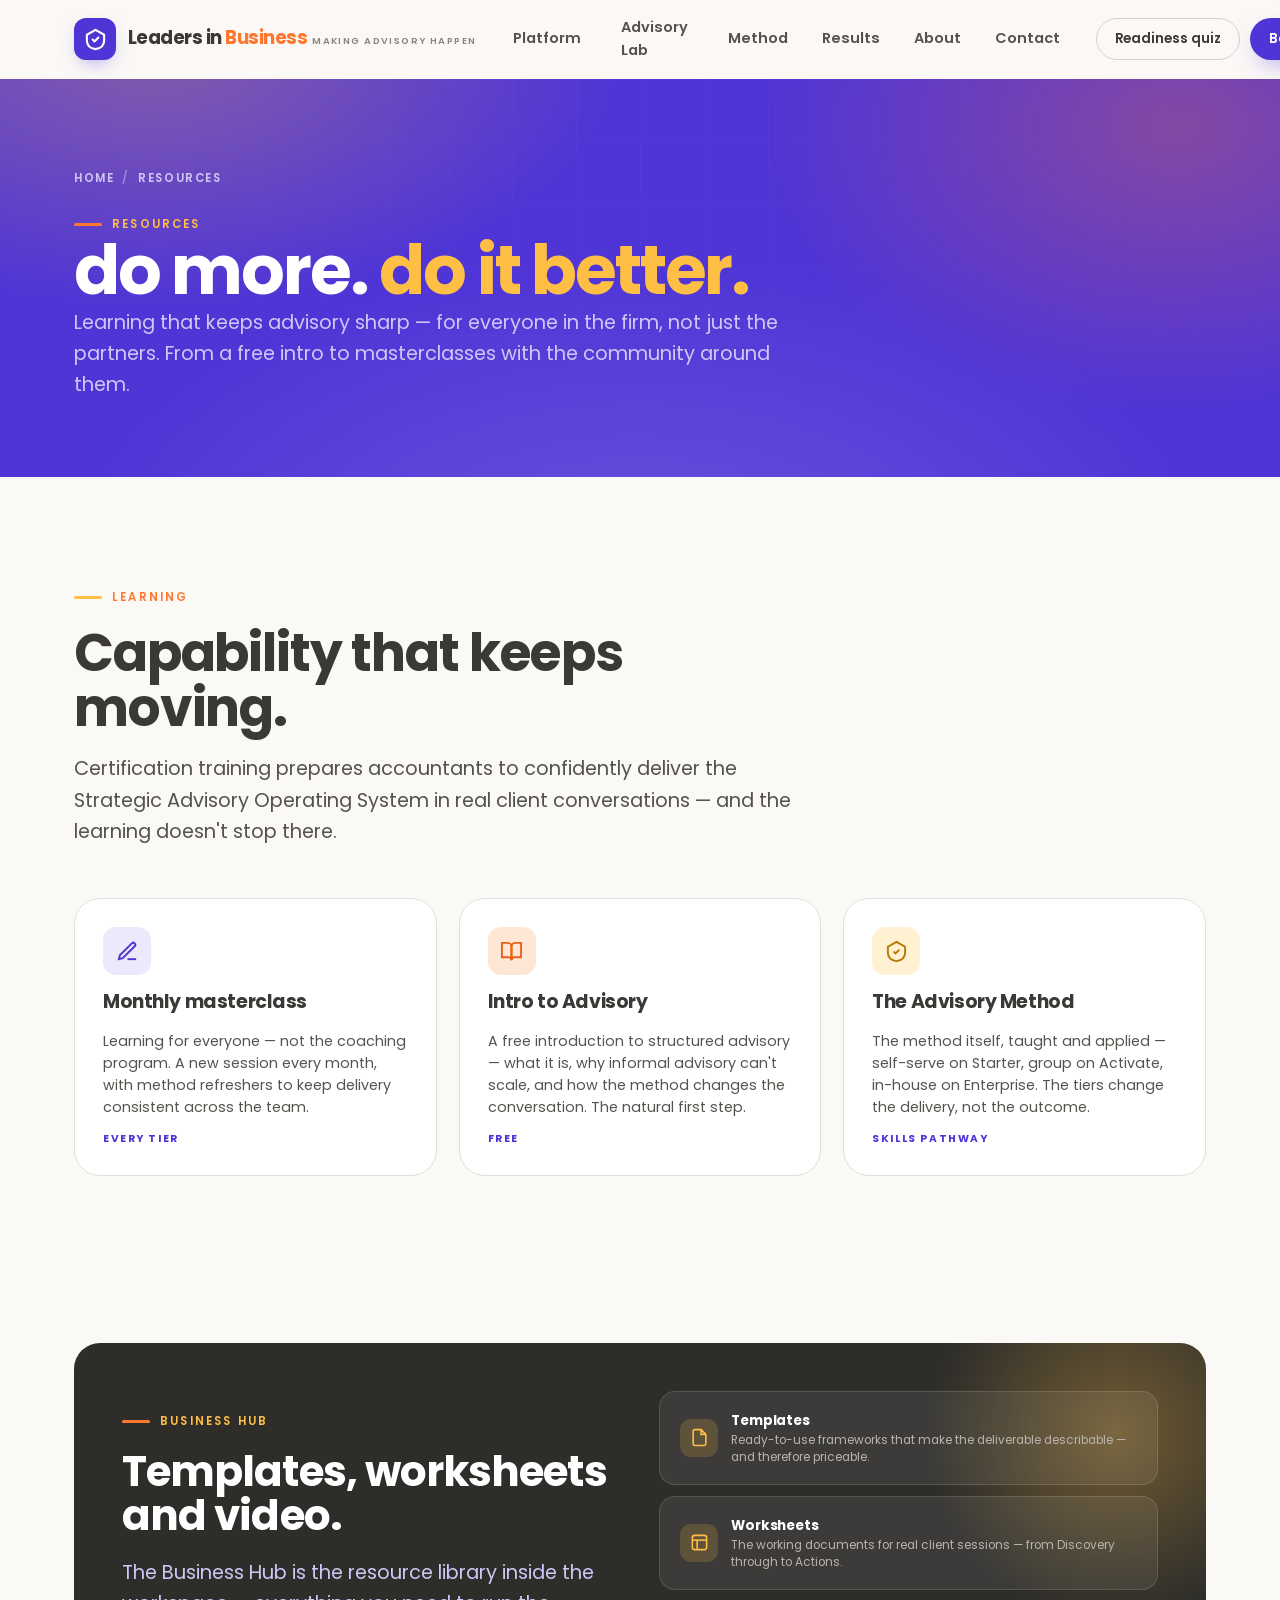
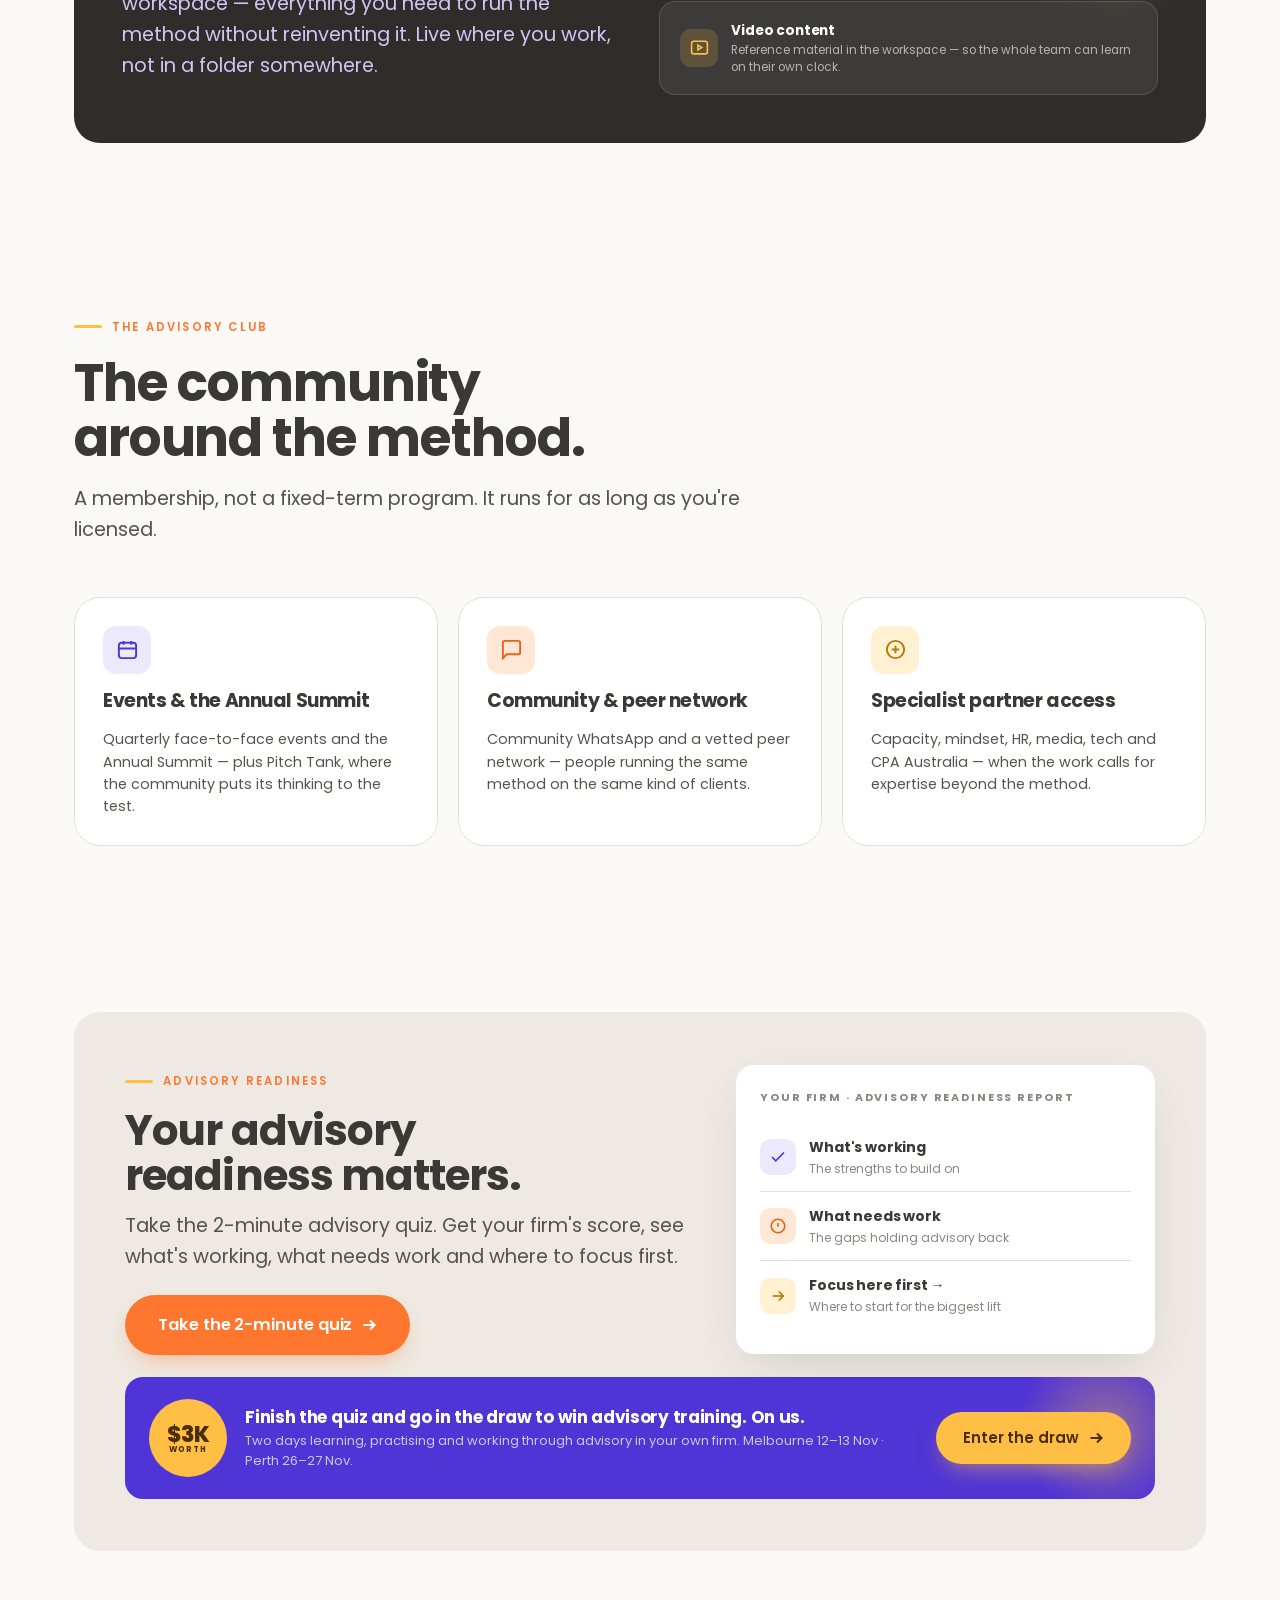
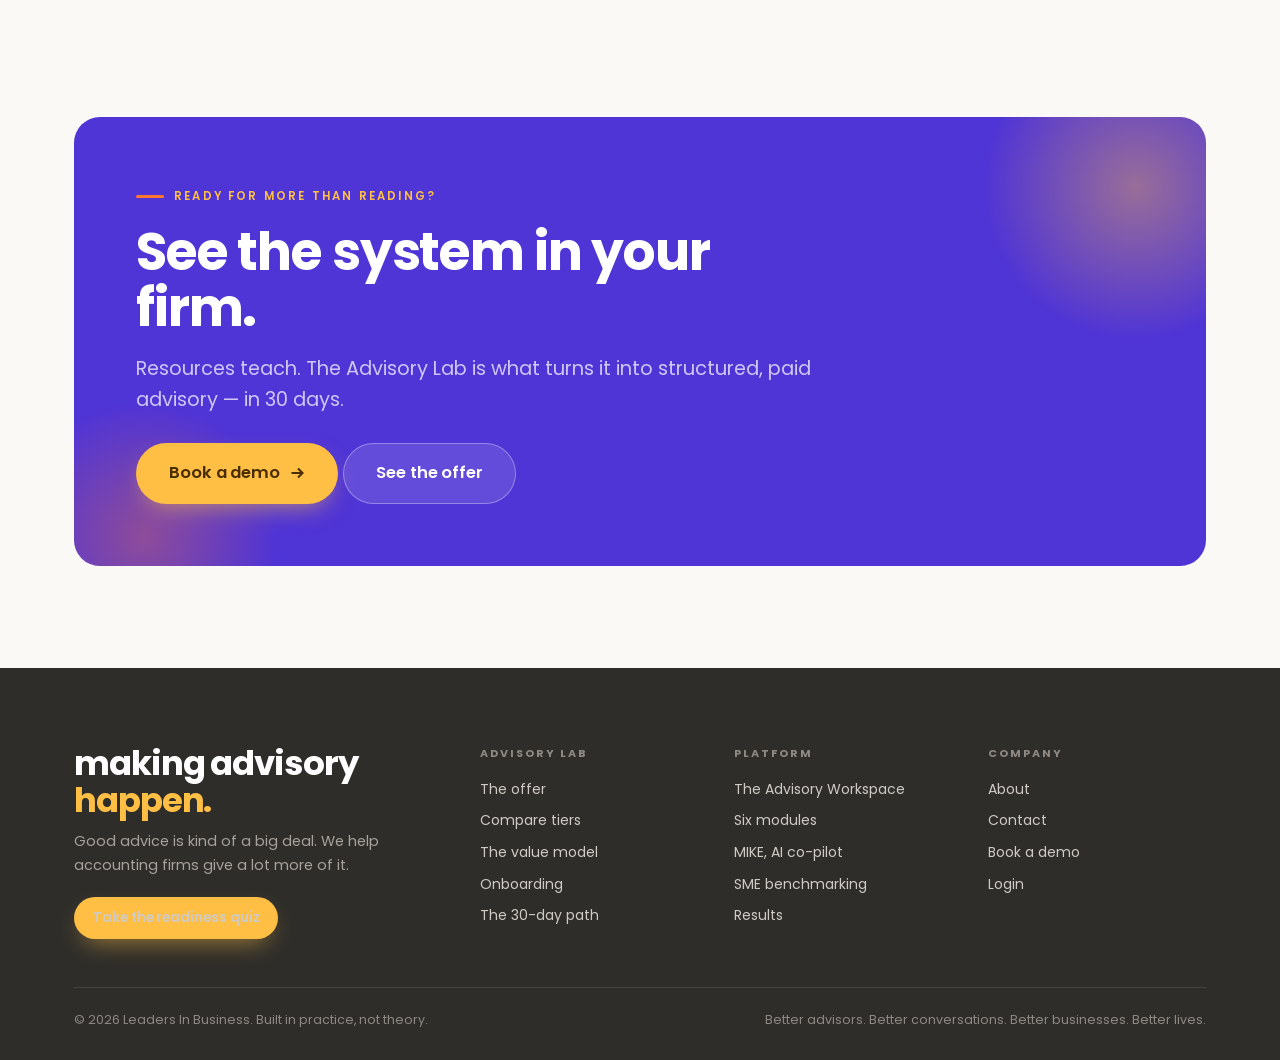
<file: resources.html>
<!DOCTYPE html>
<html lang="en-AU">
<head>
<meta charset="UTF-8">
<meta name="viewport" content="width=device-width, initial-scale=1.0">
<title>Resources — do more. do it better. | Leaders In Business</title>
<meta name="description" content="Learning that keeps advisory sharp — monthly masterclasses, the Business Hub, the Advisory Club, Intro to Advisory (free) and the 2-minute advisory readiness quiz.">
<meta property="og:title" content="Resources — Leaders In Business">
<meta property="og:description" content="do more. do it better. Learning that keeps advisory sharp — for everyone in the firm.">
<link rel="preconnect" href="https://fonts.googleapis.com">
<link rel="preconnect" href="https://fonts.gstatic.com" crossorigin>
<link href="https://fonts.googleapis.com/css2?family=Poppins:wght@400;500;600;700;800&display=swap" rel="stylesheet">
<link rel="stylesheet" href="assets/base.css">
<style>
/* ---- Resources page ---- */
.res-card{background:var(--card);border:1px solid var(--line);border-radius:var(--radius-lg);padding:28px;display:flex;flex-direction:column;gap:12px;transition:transform .22s var(--ease),box-shadow .22s var(--ease)}
.res-card:hover{transform:translateY(-4px);box-shadow:var(--sh-2)}
.res-t{font-size:19px;font-weight:700;letter-spacing:-.022em}
.res-d{font-size:14.3px;color:var(--ink-soft);line-height:1.55;flex:1}
.res-tag{font-size:10.5px;font-weight:700;letter-spacing:.15em;text-transform:uppercase;color:var(--purple)}

.hub{background:var(--ink-2);border-radius:var(--radius-lg);padding:clamp(28px,4vw,48px);color:#fff;position:relative;overflow:hidden}
.hub::after{content:"";position:absolute;right:-110px;top:-110px;width:400px;height:400px;border-radius:50%;background:radial-gradient(circle,rgba(255,190,68,.32),transparent 66%)}
.hub > *{position:relative;z-index:1}
.hub-grid{display:grid;grid-template-columns:1fr 1fr;gap:clamp(24px,3vw,44px);align-items:center}
.hub-card{background:rgba(255,255,255,.07);border:1px solid rgba(255,255,255,.13);border-radius:16px;padding:18px 20px;margin-bottom:11px;display:flex;gap:13px;align-items:center}
.hub-card:last-child{margin-bottom:0}
.hub-ico{width:38px;height:38px;border-radius:11px;background:rgba(255,190,68,.18);color:var(--sun);display:grid;place-items:center;flex:none}
.hub-ico svg{width:19px;height:19px}
.hub-k{font-size:13.5px;font-weight:700;letter-spacing:-.012em;color:#fff}
.hub-d{font-size:11.8px;color:#B9B4AD;line-height:1.45}

.club-grid{display:grid;grid-template-columns:repeat(3,1fr);gap:20px}

.quiz-band{background:var(--cream);border-radius:var(--radius-lg);padding:clamp(30px,4vw,52px)}
.quiz-grid{display:grid;grid-template-columns:1.15fr .85fr;gap:clamp(26px,3.5vw,46px);align-items:center}
.report-card{background:#fff;border-radius:18px;padding:24px;box-shadow:var(--sh-2)}
.report-h{font-size:11px;font-weight:700;letter-spacing:.17em;text-transform:uppercase;color:var(--ink-mute);margin-bottom:16px}
.report-row{display:flex;gap:13px;align-items:center;padding:13px 0;border-bottom:1px solid var(--line)}
.report-row:last-child{border-bottom:0}
.report-ico{width:36px;height:36px;border-radius:11px;display:grid;place-items:center;flex:none}
.report-ico svg{width:18px;height:18px}
.report-k{font-size:14px;font-weight:700;letter-spacing:-.012em}
.report-d{font-size:12px;color:var(--ink-mute)}

.giveaway{
  margin-top:22px;background:var(--purple);border-radius:18px;padding:22px 24px;color:#fff;
  display:flex;gap:18px;align-items:center;flex-wrap:wrap;position:relative;overflow:hidden;
}
.giveaway::after{content:"";position:absolute;right:-40px;top:-40px;width:180px;height:180px;border-radius:50%;background:radial-gradient(circle,rgba(255,190,68,.4),transparent 68%)}
.giveaway > *{position:relative;z-index:1}
.give-badge{width:78px;height:78px;border-radius:50%;background:var(--sun);color:#4A2E00;flex:none;display:grid;place-items:center;text-align:center;line-height:1.05}
.give-badge .amt{font-family:var(--font);font-size:22px;font-weight:800;letter-spacing:-.03em}
.give-badge .cap{font-size:8px;font-weight:700;letter-spacing:.11em;text-transform:uppercase}
.give-t{font-size:17px;font-weight:700;letter-spacing:-.018em;line-height:1.3}
.give-d{font-size:13px;color:var(--lilac);line-height:1.5;margin-top:3px}

@media (max-width:1024px){
  .hub-grid,.quiz-grid{grid-template-columns:1fr}
  .club-grid{grid-template-columns:1fr}
}
</style>
</head>
<body>

<header class="hdr" id="hdr">
  <div class="wrap nav">
    <a href="index.html" class="brand" aria-label="Leaders In Business home">
      <span class="brand-mark" aria-hidden="true">
        <svg viewBox="0 0 24 24" fill="none" stroke="#fff" stroke-width="2.2" stroke-linecap="round" stroke-linejoin="round">
          <path d="M12 2 3 7v6c0 5 3.8 8.2 9 9 5.2-.8 9-4 9-9V7z"/><path d="M9 12l2 2 4-4"/>
        </svg>
      </span>
      <span>
        <span class="brand-name">Leaders in <span class="lo">Business</span></span>
        <span class="brand-tag">Making advisory happen</span>
      </span>
    </a>

    <nav class="nav-links" aria-label="Primary">
      <div class="nav-item">
        <a href="platform.html" class="nav-link">Platform
          <svg class="caret" viewBox="0 0 12 12" fill="none" stroke="currentColor" stroke-width="2"><path d="M2 4l4 4 4-4"/></svg>
        </a>
        <div class="mega">
          <div class="mega-grid">
            <a class="mega-link" href="platform.html">
              <span class="mega-ico"><svg viewBox="0 0 24 24" fill="none" stroke="currentColor" stroke-width="2"><rect x="3" y="3" width="7" height="7" rx="1.5"/><rect x="14" y="3" width="7" height="7" rx="1.5"/><rect x="3" y="14" width="7" height="7" rx="1.5"/><rect x="14" y="14" width="7" height="7" rx="1.5"/></svg></span>
              <span><span class="mega-t">The Advisory Workspace <svg class="arw" viewBox="0 0 16 16" fill="none" stroke="currentColor" stroke-width="2.2"><path d="M2.5 8h11M9 3.5 13.5 8 9 12.5"/></svg></span><span class="mega-d">One connected environment for every client conversation</span></span>
            </a>
            <a class="mega-link" href="platform.html#modules">
              <span class="mega-ico"><svg viewBox="0 0 24 24" fill="none" stroke="currentColor" stroke-width="2"><circle cx="11" cy="11" r="7"/><path d="M20 20l-3.5-3.5"/></svg></span>
              <span><span class="mega-t">Six modules <svg class="arw" viewBox="0 0 16 16" fill="none" stroke="currentColor" stroke-width="2.2"><path d="M2.5 8h11M9 3.5 13.5 8 9 12.5"/></svg></span><span class="mega-d">Discovery, Insights, Goals, Actions, AI, Meetings</span></span>
            </a>
            <a class="mega-link" href="platform.html#mike">
              <span class="mega-ico"><svg viewBox="0 0 24 24" fill="none" stroke="currentColor" stroke-width="2"><path d="M12 2v4M12 18v4M2 12h4M18 12h4"/><circle cx="12" cy="12" r="4"/></svg></span>
              <span><span class="mega-t">MIKE, your AI co-pilot <svg class="arw" viewBox="0 0 16 16" fill="none" stroke="currentColor" stroke-width="2.2"><path d="M2.5 8h11M9 3.5 13.5 8 9 12.5"/></svg></span><span class="mega-d">Session prep, Action Plans, progress tracking</span></span>
            </a>
            <a class="mega-link" href="platform.html#benchmarking">
              <span class="mega-ico"><svg viewBox="0 0 24 24" fill="none" stroke="currentColor" stroke-width="2"><path d="M4 20V10M10 20V4M16 20v-7M22 20H2"/></svg></span>
              <span><span class="mega-t">SME benchmarking <svg class="arw" viewBox="0 0 16 16" fill="none" stroke="currentColor" stroke-width="2.2"><path d="M2.5 8h11M9 3.5 13.5 8 9 12.5"/></svg></span><span class="mega-d">Aggregated insight across the network</span></span>
            </a>
          </div>
        </div>
      </div>

      <div class="nav-item">
        <a href="advisory-lab.html" class="nav-link">Advisory Lab
          <svg class="caret" viewBox="0 0 12 12" fill="none" stroke="currentColor" stroke-width="2"><path d="M2 4l4 4 4-4"/></svg>
        </a>
        <div class="mega">
          <div class="mega-grid">
            <a class="mega-link" href="advisory-lab.html">
              <span class="mega-ico"><svg viewBox="0 0 24 24" fill="none" stroke="currentColor" stroke-width="2"><path d="M12 2 3 7v6c0 5 3.8 8.2 9 9 5.2-.8 9-4 9-9V7z"/></svg></span>
              <span><span class="mega-t">The offer <svg class="arw" viewBox="0 0 16 16" fill="none" stroke="currentColor" stroke-width="2.2"><path d="M2.5 8h11M9 3.5 13.5 8 9 12.5"/></svg></span><span class="mega-d">One program, three ways in</span></span>
            </a>
            <a class="mega-link" href="advisory-lab.html#compare">
              <span class="mega-ico"><svg viewBox="0 0 24 24" fill="none" stroke="currentColor" stroke-width="2"><path d="M9 3H5a2 2 0 00-2 2v4a2 2 0 002 2h4a2 2 0 002-2V5a2 2 0 00-2-2zM19 3h-4a2 2 0 00-2 2v4a2 2 0 002 2h4a2 2 0 002-2V5a2 2 0 00-2-2zM9 13H5a2 2 0 00-2 2v4a2 2 0 002 2h4a2 2 0 002-2v-4a2 2 0 00-2-2zM19 13h-4a2 2 0 00-2 2v4a2 2 0 002 2h4a2 2 0 002-2v-4a2 2 0 00-2-2z"/></svg></span>
              <span><span class="mega-t">Compare tiers <svg class="arw" viewBox="0 0 16 16" fill="none" stroke="currentColor" stroke-width="2.2"><path d="M2.5 8h11M9 3.5 13.5 8 9 12.5"/></svg></span><span class="mega-d">What's in Starter, Activate and Enterprise</span></span>
            </a>
            <a class="mega-link" href="advisory-lab.html#value">
              <span class="mega-ico"><svg viewBox="0 0 24 24" fill="none" stroke="currentColor" stroke-width="2"><path d="M12 1v22M17 5H9.5a3.5 3.5 0 000 7h5a3.5 3.5 0 010 7H6"/></svg></span>
              <span><span class="mega-t">The value model <svg class="arw" viewBox="0 0 16 16" fill="none" stroke="currentColor" stroke-width="2.2"><path d="M2.5 8h11M9 3.5 13.5 8 9 12.5"/></svg></span><span class="mega-d">$270k per advisor, per year</span></span>
            </a>
            <a class="mega-link" href="advisory-lab.html#onboarding">
              <span class="mega-ico"><svg viewBox="0 0 24 24" fill="none" stroke="currentColor" stroke-width="2"><path d="M22 11.08V12a10 10 0 11-5.93-9.14"/><path d="M22 4L12 14.01l-3-3"/></svg></span>
              <span><span class="mega-t">Onboarding <svg class="arw" viewBox="0 0 16 16" fill="none" stroke="currentColor" stroke-width="2.2"><path d="M2.5 8h11M9 3.5 13.5 8 9 12.5"/></svg></span><span class="mega-d">Booked in before you can drift</span></span>
            </a>
          </div>
        </div>
      </div>

      <a href="method.html" class="nav-link">Method</a>
      <a href="results.html" class="nav-link">Results</a>
      <a href="about.html" class="nav-link">About</a>
      <a href="contact.html" class="nav-link">Contact</a>
    </nav>

    <div class="nav-cta">
      <a href="https://advisoryreadinessquiz.scoreapp.com/" class="btn btn-ghost btn-sm">Readiness quiz</a>
      <a href="https://marketing.leadersinbusiness.com.au/book-a-call" class="btn btn-purple btn-sm">Book a demo</a>
      <button class="burger" id="burger" aria-label="Menu" aria-expanded="false" aria-controls="mobileMenu">
        <span></span><span></span><span></span>
      </button>
    </div>
  </div>

  <div class="mobile-menu" id="mobileMenu">
    <div class="mm-group">
      <div class="mm-label">Platform</div>
      <a class="mm-link" href="platform.html">The Advisory Workspace<small>One connected environment</small></a>
      <a class="mm-link" href="platform.html#modules">Six modules<small>Discovery to Meetings</small></a>
      <a class="mm-link" href="platform.html#mike">MIKE, your AI co-pilot<small>Prep, plans, tracking</small></a>
    </div>
    <div class="mm-group">
      <div class="mm-label">Advisory Lab</div>
      <a class="mm-link" href="advisory-lab.html">The offer<small>One program, three ways in</small></a>
      <a class="mm-link" href="advisory-lab.html#compare">Compare tiers<small>Starter · Activate · Enterprise</small></a>
      <a class="mm-link" href="advisory-lab.html#value">The value model<small>$270k per advisor, per year</small></a>
    </div>
    <div class="mm-group">
      <div class="mm-label">Company</div>
      <a class="mm-link" href="method.html">Method<small>The 30-day path</small></a>
      <a class="mm-link" href="results.html">Results<small>Proof and the model</small></a>
      <a class="mm-link" href="about.html">About<small>Built in practice</small></a>
      <a class="mm-link" href="contact.html">Contact<small>Book a demo</small></a>
    </div>
    <a href="https://marketing.leadersinbusiness.com.au/book-a-call" class="btn btn-purple btn-lg btn-block" style="margin-top:10px">Book a demo</a>
    <a href="https://advisoryreadinessquiz.scoreapp.com/" class="btn btn-ghost btn-lg btn-block" style="margin-top:10px">Take the readiness quiz</a>
  </div>
</header>

<main id="top">

  <section class="page-hero">
    <div class="wrap">
      <div class="crumbs"><a href="index.html">Home</a><span class="sep">/</span>Resources</div>
      <div class="eyebrow on-dark">Resources</div>
      <h1>do more. <em>do it better.</em></h1>
      <p class="lead">Learning that keeps advisory sharp — for everyone in the firm, not just the
        partners. From a free intro to masterclasses with the community around them.</p>
    </div>
  </section>

  <!-- LEARNING -->
  <section class="sec-pad" id="learning">
    <div class="wrap">
      <div class="section-head reveal">
        <div class="eyebrow">Learning</div>
        <h2 class="h-sec">Capability that keeps moving.</h2>
        <p class="lead">Certification training prepares accountants to confidently deliver the Strategic
          Advisory Operating System in real client conversations — and the learning doesn't stop there.</p>
      </div>

      <div class="grid-3">
        <div class="res-card reveal">
          <div class="icon-tile"><svg viewBox="0 0 24 24" fill="none" stroke="currentColor" stroke-width="2"><path d="M12 20h9"/><path d="M16.5 3.5a2.1 2.1 0 013 3L7 19l-4 1 1-4z"/></svg></div>
          <div class="res-t">Monthly masterclass</div>
          <p class="res-d">Learning for everyone — not the coaching program. A new session every month,
            with method refreshers to keep delivery consistent across the team.</p>
          <div class="res-tag">Every tier</div>
        </div>

        <div class="res-card reveal d1">
          <div class="icon-tile orange"><svg viewBox="0 0 24 24" fill="none" stroke="currentColor" stroke-width="2"><path d="M2 3h6a4 4 0 014 4v14a3 3 0 00-3-3H2z"/><path d="M22 3h-6a4 4 0 00-4 4v14a3 3 0 013-3h7z"/></svg></div>
          <div class="res-t">Intro to Advisory</div>
          <p class="res-d">A free introduction to structured advisory — what it is, why informal advisory
            can't scale, and how the method changes the conversation. The natural first step.</p>
          <div class="res-tag">Free</div>
        </div>

        <div class="res-card reveal d2">
          <div class="icon-tile sun"><svg viewBox="0 0 24 24" fill="none" stroke="currentColor" stroke-width="2"><path d="M12 2 3 7v6c0 5 3.8 8.2 9 9 5.2-.8 9-4 9-9V7z"/><path d="M9 12l2 2 4-4"/></svg></div>
          <div class="res-t">The Advisory Method</div>
          <p class="res-d">The method itself, taught and applied — self-serve on Starter, group on
            Activate, in-house on Enterprise. The tiers change the delivery, not the outcome.</p>
          <div class="res-tag">Skills pathway</div>
        </div>
      </div>
    </div>
  </section>

  <!-- BUSINESS HUB -->
  <section class="sec-pad-sm">
    <div class="wrap">
      <div class="hub reveal">
        <div class="hub-grid">
          <div>
            <div class="eyebrow on-dark">Business Hub</div>
            <h2 class="h-sec" style="color:#fff;font-size:clamp(28px,3.4vw,42px)">
              Templates, worksheets and video.
            </h2>
            <p class="lead" style="color:var(--lilac)">
              The Business Hub is the resource library inside the workspace — everything you need to run
              the method without reinventing it. Live where you work, not in a folder somewhere.
            </p>
          </div>
          <div>
            <div class="hub-card">
              <div class="hub-ico"><svg viewBox="0 0 24 24" fill="none" stroke="currentColor" stroke-width="2"><path d="M14 2H6a2 2 0 00-2 2v16a2 2 0 002 2h12a2 2 0 002-2V8z"/><path d="M14 2v6h6"/></svg></div>
              <div><div class="hub-k">Templates</div><div class="hub-d">Ready-to-use frameworks that make the deliverable describable — and therefore priceable.</div></div>
            </div>
            <div class="hub-card">
              <div class="hub-ico"><svg viewBox="0 0 24 24" fill="none" stroke="currentColor" stroke-width="2"><rect x="3" y="3" width="18" height="18" rx="3"/><path d="M3 9h18"/><path d="M9 21V9"/></svg></div>
              <div><div class="hub-k">Worksheets</div><div class="hub-d">The working documents for real client sessions — from Discovery through to Actions.</div></div>
            </div>
            <div class="hub-card">
              <div class="hub-ico"><svg viewBox="0 0 24 24" fill="none" stroke="currentColor" stroke-width="2"><rect x="2" y="4" width="20" height="16" rx="3"/><path d="M10 9l5 3-5 3z"/></svg></div>
              <div><div class="hub-k">Video content</div><div class="hub-d">Reference material in the workspace — so the whole team can learn on their own clock.</div></div>
            </div>
          </div>
        </div>
      </div>
    </div>
  </section>

  <!-- ADVISORY CLUB -->
  <section class="sec-pad" id="club">
    <div class="wrap">
      <div class="section-head reveal">
        <div class="eyebrow">The Advisory Club</div>
        <h2 class="h-sec">The community around the method.</h2>
        <p class="lead">A membership, not a fixed-term program. It runs for as long as you're licensed.</p>
      </div>

      <div class="club-grid">
        <div class="res-card reveal">
          <div class="icon-tile"><svg viewBox="0 0 24 24" fill="none" stroke="currentColor" stroke-width="2"><rect x="3" y="5" width="18" height="16" rx="3"/><path d="M8 3v4M16 3v4M3 11h18"/></svg></div>
          <div class="res-t">Events &amp; the Annual Summit</div>
          <p class="res-d">Quarterly face-to-face events and the Annual Summit — plus Pitch Tank, where
            the community puts its thinking to the test.</p>
        </div>
        <div class="res-card reveal d1">
          <div class="icon-tile orange"><svg viewBox="0 0 24 24" fill="none" stroke="currentColor" stroke-width="2"><path d="M21 15a2 2 0 01-2 2H7l-4 4V5a2 2 0 012-2h14a2 2 0 012 2z"/></svg></div>
          <div class="res-t">Community &amp; peer network</div>
          <p class="res-d">Community WhatsApp and a vetted peer network — people running the same method
            on the same kind of clients.</p>
        </div>
        <div class="res-card reveal d2">
          <div class="icon-tile sun"><svg viewBox="0 0 24 24" fill="none" stroke="currentColor" stroke-width="2"><circle cx="12" cy="12" r="9"/><path d="M12 8v8"/><path d="M8 12h8"/></svg></div>
          <div class="res-t">Specialist partner access</div>
          <p class="res-d">Capacity, mindset, HR, media, tech and CPA Australia — when the work calls
            for expertise beyond the method.</p>
        </div>
      </div>
    </div>
  </section>

  <!-- QUIZ -->
  <section class="sec-pad-sm" id="quiz">
    <div class="wrap">
      <div class="quiz-band reveal">
        <div class="quiz-grid">
          <div>
            <div class="eyebrow">Advisory readiness</div>
            <h2 class="h-sec" style="font-size:clamp(28px,3.4vw,42px);margin-bottom:12px">Your advisory readiness matters.</h2>
            <p class="lead" style="margin-bottom:22px">
              Take the 2-minute advisory quiz. Get your firm's score, see what's working, what needs work
              and where to focus first.
            </p>
            <div class="hero-actions" style="margin:0">
              <a href="https://advisoryreadinessquiz.scoreapp.com/" class="btn btn-orange btn-lg">Take the 2-minute quiz
                <svg viewBox="0 0 16 16" fill="none" stroke="currentColor" stroke-width="2.1"><path d="M2.5 8h11M9 3.5 13.5 8 9 12.5"/></svg>
              </a>
            </div>
          </div>
          <div>
            <div class="report-card">
              <div class="report-h">Your firm · Advisory Readiness Report</div>
              <div class="report-row">
                <div class="report-ico" style="background:var(--purple-soft);color:var(--purple)"><svg viewBox="0 0 24 24" fill="none" stroke="currentColor" stroke-width="2.2"><path d="M20 6L9 17l-5-5"/></svg></div>
                <div><div class="report-k">What's working</div><div class="report-d">The strengths to build on</div></div>
              </div>
              <div class="report-row">
                <div class="report-ico" style="background:var(--orange-soft);color:var(--orange-deep)"><svg viewBox="0 0 24 24" fill="none" stroke="currentColor" stroke-width="2.2"><circle cx="12" cy="12" r="9"/><path d="M12 8v5"/><path d="M12 16h.01"/></svg></div>
                <div><div class="report-k">What needs work</div><div class="report-d">The gaps holding advisory back</div></div>
              </div>
              <div class="report-row">
                <div class="report-ico" style="background:var(--sun-soft);color:#B57A00"><svg viewBox="0 0 24 24" fill="none" stroke="currentColor" stroke-width="2.2"><path d="M5 12h14"/><path d="M13 6l6 6-6 6"/></svg></div>
                <div><div class="report-k">Focus here first →</div><div class="report-d">Where to start for the biggest lift</div></div>
              </div>
            </div>
          </div>
        </div>

        <div class="giveaway">
          <div class="give-badge">
            <div>
              <div class="amt">$3K</div>
              <div class="cap">worth</div>
            </div>
          </div>
          <div style="flex:1;min-width:240px">
            <div class="give-t">Finish the quiz and go in the draw to win advisory training. On us.</div>
            <div class="give-d">Two days learning, practising and working through advisory in your own
              firm. Melbourne 12–13 Nov · Perth 26–27 Nov.</div>
          </div>
          <a href="https://advisoryreadinessquiz.scoreapp.com/" class="btn btn-sun" style="flex:none">Enter the draw
            <svg viewBox="0 0 16 16" fill="none" stroke="currentColor" stroke-width="2.1"><path d="M2.5 8h11M9 3.5 13.5 8 9 12.5"/></svg>
          </a>
        </div>
      </div>
    </div>
  </section>

  <!-- CTA -->
  <section class="sec-pad">
    <div class="wrap">
      <div class="cta-band reveal">
        <div class="eyebrow on-dark">Ready for more than reading?</div>
        <h2 class="h-sec" style="max-width:19ch">See the system in your firm.</h2>
        <p class="lead" style="margin-bottom:28px">Resources teach. The Advisory Lab is what turns it
          into structured, paid advisory — in 30 days.</p>
        <div class="hero-actions" style="margin:0">
          <a href="https://marketing.leadersinbusiness.com.au/book-a-call" class="btn btn-sun btn-lg">Book a demo
            <svg viewBox="0 0 16 16" fill="none" stroke="currentColor" stroke-width="2.1"><path d="M2.5 8h11M9 3.5 13.5 8 9 12.5"/></svg>
          </a>
          <a href="advisory-lab.html" class="btn btn-on-dark btn-lg">See the offer</a>
        </div>
      </div>
    </div>
  </section>

</main>

<footer class="foot">
  <div class="wrap">
    <div class="foot-grid">
      <div class="foot-brand">
        <div class="foot-tag">making advisory <span class="lo">happen.</span></div>
        <p style="font-size:14.5px;line-height:1.6;max-width:34ch;color:#A7A29B">
          Good advice is kind of a big deal. We help accounting firms give a lot more of it.
        </p>
        <div style="margin-top:20px"><a href="https://advisoryreadinessquiz.scoreapp.com/" class="btn btn-sun btn-sm">Take the readiness quiz</a></div>
      </div>

      <div>
        <div class="foot-h">Advisory Lab</div>
        <ul class="foot-list">
          <li><a href="advisory-lab.html">The offer</a></li>
          <li><a href="advisory-lab.html#compare">Compare tiers</a></li>
          <li><a href="advisory-lab.html#value">The value model</a></li>
          <li><a href="advisory-lab.html#onboarding">Onboarding</a></li>
          <li><a href="method.html">The 30-day path</a></li>
        </ul>
      </div>

      <div>
        <div class="foot-h">Platform</div>
        <ul class="foot-list">
          <li><a href="platform.html">The Advisory Workspace</a></li>
          <li><a href="platform.html#modules">Six modules</a></li>
          <li><a href="platform.html#mike">MIKE, AI co-pilot</a></li>
          <li><a href="platform.html#benchmarking">SME benchmarking</a></li>
          <li><a href="results.html">Results</a></li>
        </ul>
      </div>

      <div>
        <div class="foot-h">Company</div>
        <ul class="foot-list">
          <li><a href="about.html">About</a></li>
          <li><a href="contact.html">Contact</a></li>
          <li><a href="https://marketing.leadersinbusiness.com.au/book-a-call">Book a demo</a></li>
          <li><a href="http://workspace.leadersinbusiness.com.au/">Login</a></li>
        </ul>
      </div>
    </div>

    <div class="foot-bottom">
      <div>&copy; <span id="year">2026</span> Leaders In Business. Built in practice, not theory.</div>
      <div>Better advisors. Better conversations. Better businesses. Better lives.</div>
    </div>
  </div>
</footer>
<script src="assets/shell.js"></script>
<script type="application/ld+json">
{
  "@context": "https://schema.org",
  "@type": "Organization",
  "name": "Leaders In Business",
  "url": "https://leadersinbusiness.com.au/",
  "description": "The Strategic Advisory Operating System helps accounting firms operationalise advisory through one connected workspace, methodology and implementation pathway. Structured, paid advisory in 30 days.",
  "slogan": "Making advisory happen.",
  "sameAs": [
    "https://leadersinbusiness.com.au/"
  ]
}
</script>
<script type="application/ld+json">
{
  "@context": "https://schema.org",
  "@type": "Product",
  "name": "Advisory Lab",
  "description": "One program, three ways in. The same outcome at every tier — Starter, Activate and Enterprise.",
  "brand": {
    "@type": "Organization",
    "name": "Leaders In Business"
  },
  "offers": [
    {
      "@type": "Offer",
      "name": "Starter",
      "priceCurrency": "AUD",
      "price": "500",
      "description": "Advisory Workspace licence, Program Onboarding, Monthly Masterclass, Community WhatsApp. 1-2 seats."
    },
    {
      "@type": "Offer",
      "name": "Activate",
      "priceCurrency": "AUD",
      "price": "1000",
      "description": "Everything in Starter plus monthly group coaching, a plan for your own business (Business by Design) and Advisory Method training. 1-2 seats. 12 months."
    },
    {
      "@type": "Offer",
      "name": "Enterprise",
      "priceCurrency": "AUD",
      "price": "20000",
      "description": "Firm-wide workspace access, two-day in-house training, 90-day plan embedded in the firm, bespoke support. Up to 20 users."
    }
  ]
}
</script>

</body>
</html>
</file>
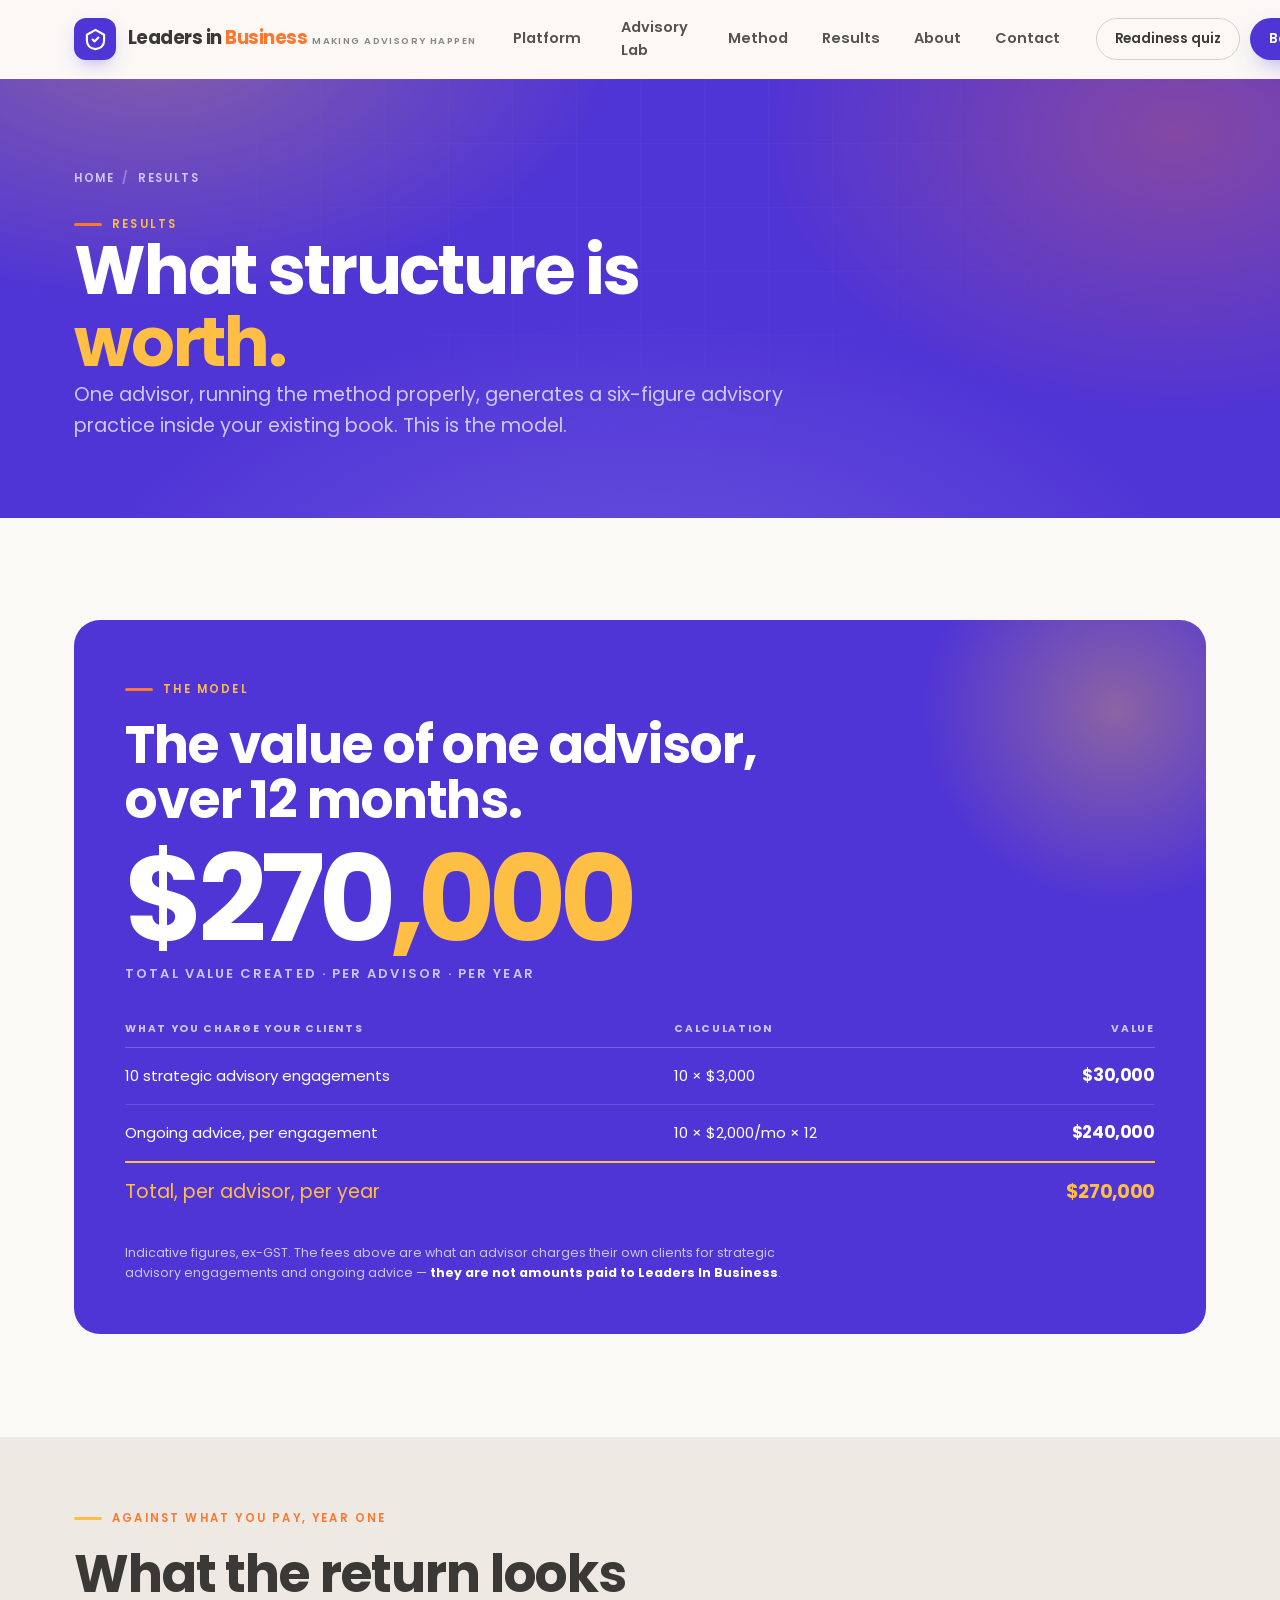
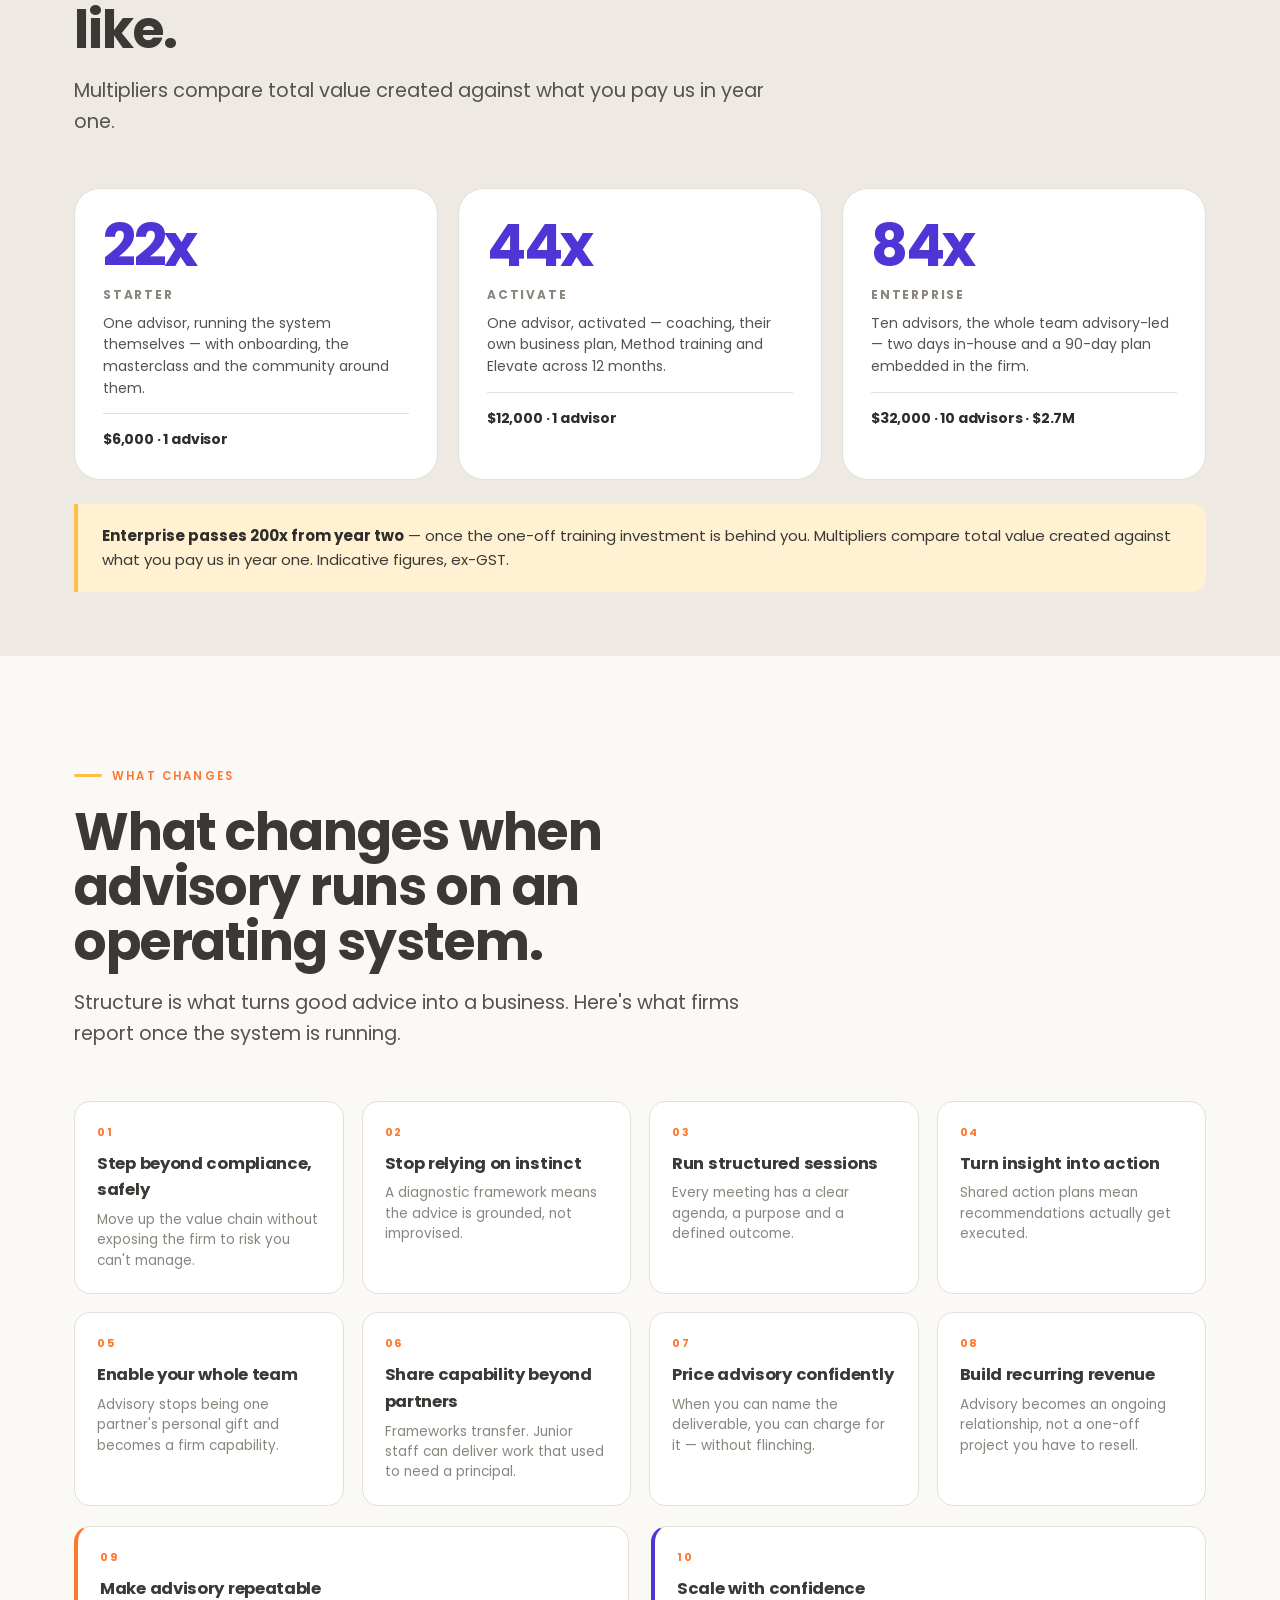
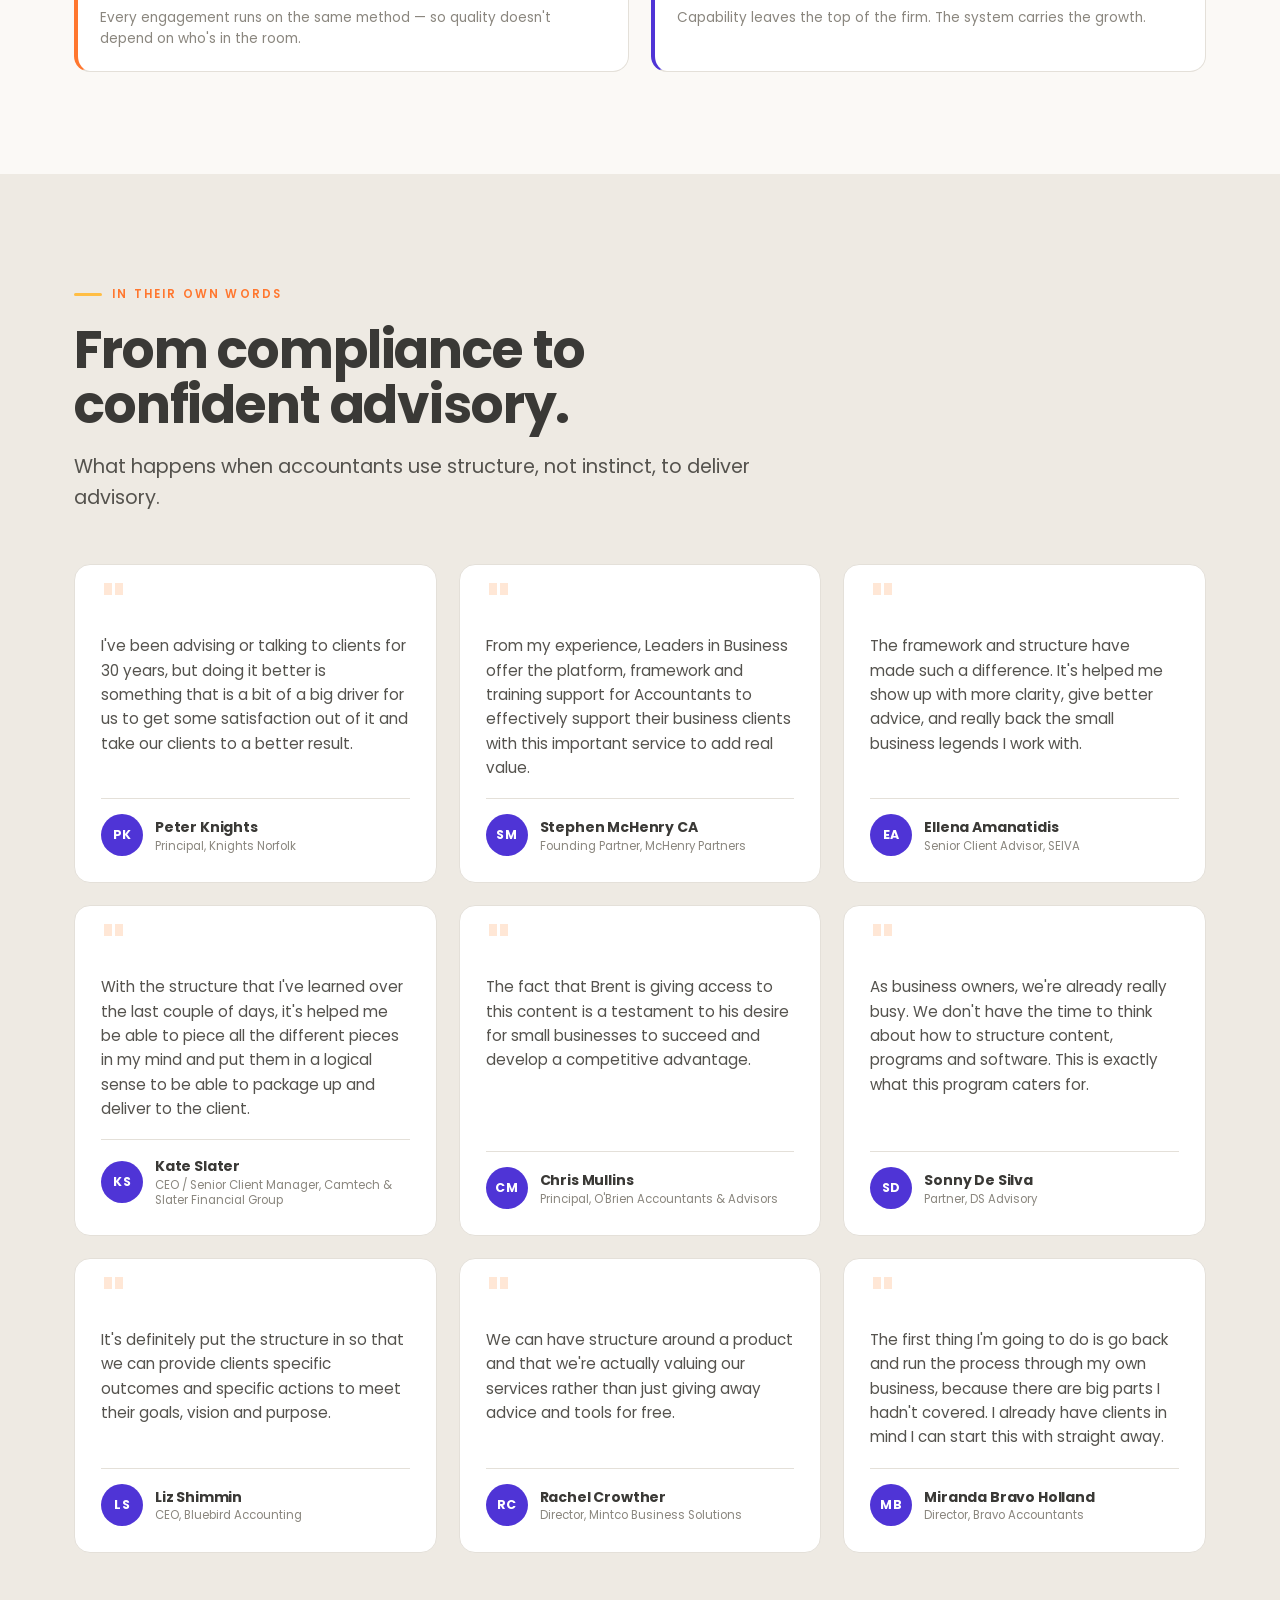
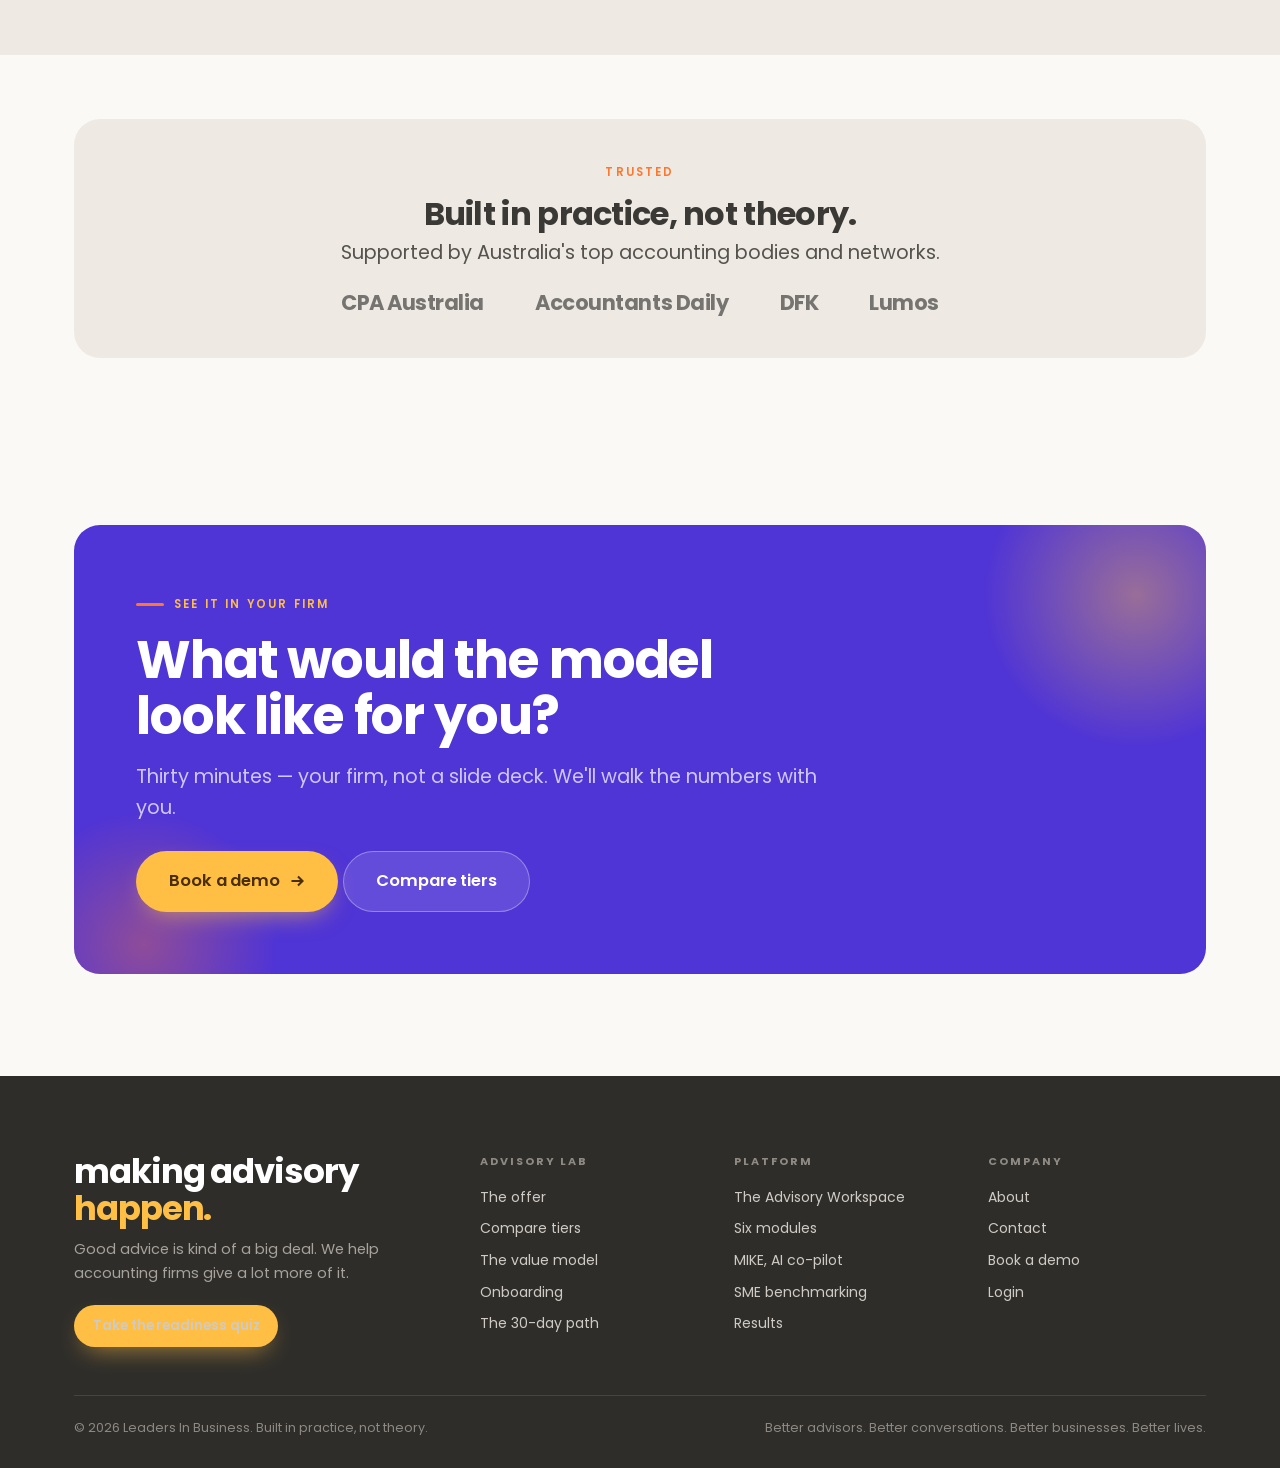
<file: results.html>
<!DOCTYPE html>
<html lang="en-AU">
<head>
<meta charset="UTF-8">
<meta name="viewport" content="width=device-width, initial-scale=1.0">
<title>Results — What structure is worth | Leaders In Business</title>
<meta name="description" content="The value of one advisor, over 12 months: $270,000. Fees you charge your own clients — not what you pay us. Plus what changes when advisory runs on an operating system.">
<meta property="og:title" content="Results — What structure is worth">
<meta property="og:description" content="One advisor, running the method properly, generates a six-figure advisory practice inside your existing book.">
<link rel="preconnect" href="https://fonts.googleapis.com">
<link rel="preconnect" href="https://fonts.gstatic.com" crossorigin>
<link href="https://fonts.googleapis.com/css2?family=Poppins:wght@400;500;600;700;800&display=swap" rel="stylesheet">
<link rel="stylesheet" href="assets/base.css">
<style>
/* ---- Results page ---- */
.value-block{background:var(--purple);border-radius:var(--radius-lg);color:#fff;padding:clamp(32px,4vw,56px);position:relative;overflow:hidden}
.value-block::after{content:"";position:absolute;right:-120px;top:-120px;width:420px;height:420px;border-radius:50%;background:radial-gradient(circle,rgba(255,190,68,.34),transparent 66%)}
.value-block > *{position:relative;z-index:1}
.vm-num{font-family:var(--font);font-size:clamp(56px,10vw,120px);font-weight:700;letter-spacing:-.05em;line-height:.9;color:#fff}
.vm-num .u{color:var(--sun)}
.vm-cap{font-size:13px;font-weight:600;letter-spacing:.16em;text-transform:uppercase;color:var(--lilac);margin-top:10px}
.value-table{width:100%;border-collapse:collapse;margin-top:26px;font-size:15px}
.value-table th{text-align:left;font-size:10.5px;font-weight:700;letter-spacing:.16em;text-transform:uppercase;color:var(--lilac);padding:10px 0;border-bottom:1px solid rgba(255,255,255,.22)}
.value-table td{padding:14px 0;border-bottom:1px solid rgba(255,255,255,.13);color:#fff}
.value-table td:last-child{text-align:right;font-family:var(--font);font-weight:700;font-size:17px;letter-spacing:-.02em}
.value-table tr.total td{border-bottom:0;border-top:2px solid var(--sun);font-size:19px;color:var(--sun)}

.pay-grid{display:grid;grid-template-columns:repeat(3,1fr);gap:20px}
.pay{background:var(--card);border:1px solid var(--line);border-radius:var(--radius-lg);padding:28px;position:relative;overflow:hidden}
.pay .x{font-family:var(--font);font-size:clamp(40px,5vw,58px);font-weight:700;letter-spacing:-.042em;line-height:1;color:var(--purple)}
.pay .k{font-size:12px;font-weight:700;letter-spacing:.15em;text-transform:uppercase;color:var(--ink-mute);margin:10px 0 8px}
.pay .d{font-size:14px;color:var(--ink-soft);line-height:1.55}
.pay .calc{margin-top:14px;padding-top:14px;border-top:1px solid var(--line);font-family:var(--font);font-size:14px;font-weight:700;letter-spacing:-.012em;color:var(--ink-2)}

.out-card{background:var(--card);border:1px solid var(--line);border-radius:var(--radius);padding:22px}
.out-n{font-family:var(--font);font-size:11px;font-weight:700;letter-spacing:.16em;color:var(--orange);margin-bottom:9px}
.out-t{font-size:16.5px;font-weight:700;letter-spacing:-.018em;margin-bottom:6px}
.out-d{font-size:13.6px;color:var(--ink-mute);line-height:1.5}

.quote-card{background:var(--card);border:1px solid var(--line);border-radius:var(--radius);padding:26px;display:flex;flex-direction:column;height:100%}
.quote-mark{font-family:var(--font);font-size:52px;font-weight:800;line-height:.6;color:var(--orange-soft);letter-spacing:-.05em}
.quote-t{font-size:15.2px;line-height:1.6;color:var(--ink-soft);margin:12px 0 18px;flex:1}
.quote-who{display:flex;align-items:center;gap:12px;border-top:1px solid var(--line);padding-top:15px}
.quote-av{width:42px;height:42px;border-radius:50%;background:var(--purple);color:#fff;display:grid;place-items:center;font-size:12.5px;font-weight:700;letter-spacing:.03em;flex:none}
.quote-n{font-size:14px;font-weight:700;letter-spacing:-.012em}
.quote-r{font-size:11.5px;color:var(--ink-mute);line-height:1.35}

.trust-strip{background:var(--cream);border-radius:var(--radius-lg);padding:clamp(26px,3vw,40px);text-align:center}
.trust-logos{display:flex;gap:clamp(20px,4vw,52px);flex-wrap:wrap;justify-content:center;margin-top:18px}
.trust-logos span{font-family:var(--font);font-size:clamp(16px,2vw,21px);font-weight:700;letter-spacing:-.022em;color:var(--ink-2);opacity:.62}

@media (max-width:1024px){
  .pay-grid{grid-template-columns:1fr}
}
</style>
</head>
<body>

<header class="hdr" id="hdr">
  <div class="wrap nav">
    <a href="index.html" class="brand" aria-label="Leaders In Business home">
      <span class="brand-mark" aria-hidden="true">
        <svg viewBox="0 0 24 24" fill="none" stroke="#fff" stroke-width="2.2" stroke-linecap="round" stroke-linejoin="round">
          <path d="M12 2 3 7v6c0 5 3.8 8.2 9 9 5.2-.8 9-4 9-9V7z"/><path d="M9 12l2 2 4-4"/>
        </svg>
      </span>
      <span>
        <span class="brand-name">Leaders in <span class="lo">Business</span></span>
        <span class="brand-tag">Making advisory happen</span>
      </span>
    </a>

    <nav class="nav-links" aria-label="Primary">
      <div class="nav-item">
        <a href="platform.html" class="nav-link">Platform
          <svg class="caret" viewBox="0 0 12 12" fill="none" stroke="currentColor" stroke-width="2"><path d="M2 4l4 4 4-4"/></svg>
        </a>
        <div class="mega">
          <div class="mega-grid">
            <a class="mega-link" href="platform.html">
              <span class="mega-ico"><svg viewBox="0 0 24 24" fill="none" stroke="currentColor" stroke-width="2"><rect x="3" y="3" width="7" height="7" rx="1.5"/><rect x="14" y="3" width="7" height="7" rx="1.5"/><rect x="3" y="14" width="7" height="7" rx="1.5"/><rect x="14" y="14" width="7" height="7" rx="1.5"/></svg></span>
              <span><span class="mega-t">The Advisory Workspace <svg class="arw" viewBox="0 0 16 16" fill="none" stroke="currentColor" stroke-width="2.2"><path d="M2.5 8h11M9 3.5 13.5 8 9 12.5"/></svg></span><span class="mega-d">One connected environment for every client conversation</span></span>
            </a>
            <a class="mega-link" href="platform.html#modules">
              <span class="mega-ico"><svg viewBox="0 0 24 24" fill="none" stroke="currentColor" stroke-width="2"><circle cx="11" cy="11" r="7"/><path d="M20 20l-3.5-3.5"/></svg></span>
              <span><span class="mega-t">Six modules <svg class="arw" viewBox="0 0 16 16" fill="none" stroke="currentColor" stroke-width="2.2"><path d="M2.5 8h11M9 3.5 13.5 8 9 12.5"/></svg></span><span class="mega-d">Discovery, Insights, Goals, Actions, AI, Meetings</span></span>
            </a>
            <a class="mega-link" href="platform.html#mike">
              <span class="mega-ico"><svg viewBox="0 0 24 24" fill="none" stroke="currentColor" stroke-width="2"><path d="M12 2v4M12 18v4M2 12h4M18 12h4"/><circle cx="12" cy="12" r="4"/></svg></span>
              <span><span class="mega-t">MIKE, your AI co-pilot <svg class="arw" viewBox="0 0 16 16" fill="none" stroke="currentColor" stroke-width="2.2"><path d="M2.5 8h11M9 3.5 13.5 8 9 12.5"/></svg></span><span class="mega-d">Session prep, Action Plans, progress tracking</span></span>
            </a>
            <a class="mega-link" href="platform.html#benchmarking">
              <span class="mega-ico"><svg viewBox="0 0 24 24" fill="none" stroke="currentColor" stroke-width="2"><path d="M4 20V10M10 20V4M16 20v-7M22 20H2"/></svg></span>
              <span><span class="mega-t">SME benchmarking <svg class="arw" viewBox="0 0 16 16" fill="none" stroke="currentColor" stroke-width="2.2"><path d="M2.5 8h11M9 3.5 13.5 8 9 12.5"/></svg></span><span class="mega-d">Aggregated insight across the network</span></span>
            </a>
          </div>
        </div>
      </div>

      <div class="nav-item">
        <a href="advisory-lab.html" class="nav-link">Advisory Lab
          <svg class="caret" viewBox="0 0 12 12" fill="none" stroke="currentColor" stroke-width="2"><path d="M2 4l4 4 4-4"/></svg>
        </a>
        <div class="mega">
          <div class="mega-grid">
            <a class="mega-link" href="advisory-lab.html">
              <span class="mega-ico"><svg viewBox="0 0 24 24" fill="none" stroke="currentColor" stroke-width="2"><path d="M12 2 3 7v6c0 5 3.8 8.2 9 9 5.2-.8 9-4 9-9V7z"/></svg></span>
              <span><span class="mega-t">The offer <svg class="arw" viewBox="0 0 16 16" fill="none" stroke="currentColor" stroke-width="2.2"><path d="M2.5 8h11M9 3.5 13.5 8 9 12.5"/></svg></span><span class="mega-d">One program, three ways in</span></span>
            </a>
            <a class="mega-link" href="advisory-lab.html#compare">
              <span class="mega-ico"><svg viewBox="0 0 24 24" fill="none" stroke="currentColor" stroke-width="2"><path d="M9 3H5a2 2 0 00-2 2v4a2 2 0 002 2h4a2 2 0 002-2V5a2 2 0 00-2-2zM19 3h-4a2 2 0 00-2 2v4a2 2 0 002 2h4a2 2 0 002-2V5a2 2 0 00-2-2zM9 13H5a2 2 0 00-2 2v4a2 2 0 002 2h4a2 2 0 002-2v-4a2 2 0 00-2-2zM19 13h-4a2 2 0 00-2 2v4a2 2 0 002 2h4a2 2 0 002-2v-4a2 2 0 00-2-2z"/></svg></span>
              <span><span class="mega-t">Compare tiers <svg class="arw" viewBox="0 0 16 16" fill="none" stroke="currentColor" stroke-width="2.2"><path d="M2.5 8h11M9 3.5 13.5 8 9 12.5"/></svg></span><span class="mega-d">What's in Starter, Activate and Enterprise</span></span>
            </a>
            <a class="mega-link" href="advisory-lab.html#value">
              <span class="mega-ico"><svg viewBox="0 0 24 24" fill="none" stroke="currentColor" stroke-width="2"><path d="M12 1v22M17 5H9.5a3.5 3.5 0 000 7h5a3.5 3.5 0 010 7H6"/></svg></span>
              <span><span class="mega-t">The value model <svg class="arw" viewBox="0 0 16 16" fill="none" stroke="currentColor" stroke-width="2.2"><path d="M2.5 8h11M9 3.5 13.5 8 9 12.5"/></svg></span><span class="mega-d">$270k per advisor, per year</span></span>
            </a>
            <a class="mega-link" href="advisory-lab.html#onboarding">
              <span class="mega-ico"><svg viewBox="0 0 24 24" fill="none" stroke="currentColor" stroke-width="2"><path d="M22 11.08V12a10 10 0 11-5.93-9.14"/><path d="M22 4L12 14.01l-3-3"/></svg></span>
              <span><span class="mega-t">Onboarding <svg class="arw" viewBox="0 0 16 16" fill="none" stroke="currentColor" stroke-width="2.2"><path d="M2.5 8h11M9 3.5 13.5 8 9 12.5"/></svg></span><span class="mega-d">Booked in before you can drift</span></span>
            </a>
          </div>
        </div>
      </div>

      <a href="method.html" class="nav-link">Method</a>
      <a href="results.html" class="nav-link">Results</a>
      <a href="about.html" class="nav-link">About</a>
      <a href="contact.html" class="nav-link">Contact</a>
    </nav>

    <div class="nav-cta">
      <a href="https://advisoryreadinessquiz.scoreapp.com/" class="btn btn-ghost btn-sm">Readiness quiz</a>
      <a href="https://marketing.leadersinbusiness.com.au/book-a-call" class="btn btn-purple btn-sm">Book a demo</a>
      <button class="burger" id="burger" aria-label="Menu" aria-expanded="false" aria-controls="mobileMenu">
        <span></span><span></span><span></span>
      </button>
    </div>
  </div>

  <div class="mobile-menu" id="mobileMenu">
    <div class="mm-group">
      <div class="mm-label">Platform</div>
      <a class="mm-link" href="platform.html">The Advisory Workspace<small>One connected environment</small></a>
      <a class="mm-link" href="platform.html#modules">Six modules<small>Discovery to Meetings</small></a>
      <a class="mm-link" href="platform.html#mike">MIKE, your AI co-pilot<small>Prep, plans, tracking</small></a>
    </div>
    <div class="mm-group">
      <div class="mm-label">Advisory Lab</div>
      <a class="mm-link" href="advisory-lab.html">The offer<small>One program, three ways in</small></a>
      <a class="mm-link" href="advisory-lab.html#compare">Compare tiers<small>Starter · Activate · Enterprise</small></a>
      <a class="mm-link" href="advisory-lab.html#value">The value model<small>$270k per advisor, per year</small></a>
    </div>
    <div class="mm-group">
      <div class="mm-label">Company</div>
      <a class="mm-link" href="method.html">Method<small>The 30-day path</small></a>
      <a class="mm-link" href="results.html">Results<small>Proof and the model</small></a>
      <a class="mm-link" href="about.html">About<small>Built in practice</small></a>
      <a class="mm-link" href="contact.html">Contact<small>Book a demo</small></a>
    </div>
    <a href="https://marketing.leadersinbusiness.com.au/book-a-call" class="btn btn-purple btn-lg btn-block" style="margin-top:10px">Book a demo</a>
    <a href="https://advisoryreadinessquiz.scoreapp.com/" class="btn btn-ghost btn-lg btn-block" style="margin-top:10px">Take the readiness quiz</a>
  </div>
</header>

<main id="top">

  <section class="page-hero">
    <div class="wrap">
      <div class="crumbs"><a href="index.html">Home</a><span class="sep">/</span>Results</div>
      <div class="eyebrow on-dark">Results</div>
      <h1>What structure is <em>worth.</em></h1>
      <p class="lead">One advisor, running the method properly, generates a six-figure advisory practice
        inside your existing book. This is the model.</p>
    </div>
  </section>

  <!-- VALUE MODEL -->
  <section class="sec-pad" id="value">
    <div class="wrap">
      <div class="value-block reveal">
        <div class="eyebrow on-dark">The model</div>
        <h2 class="h-sec" style="color:#fff;max-width:20ch">The value of one advisor, over 12 months.</h2>
        <div class="vm-num">$270<span class="u">,000</span></div>
        <div class="vm-cap">Total value created · per advisor · per year</div>

        <table class="value-table">
          <thead><tr><th>What you charge your clients</th><th>Calculation</th><th style="text-align:right">Value</th></tr></thead>
          <tbody>
            <tr><td>10 strategic advisory engagements</td><td>10 × $3,000</td><td>$30,000</td></tr>
            <tr><td>Ongoing advice, per engagement</td><td>10 × $2,000/mo × 12</td><td>$240,000</td></tr>
            <tr class="total"><td>Total, per advisor, per year</td><td></td><td>$270,000</td></tr>
          </tbody>
        </table>

        <p style="margin-top:22px;font-size:12.5px;line-height:1.6;color:var(--lilac);max-width:88ch">
          Indicative figures, ex-GST. The fees above are what an advisor charges their own clients for
          strategic advisory engagements and ongoing advice — <strong style="color:#fff">they are not
          amounts paid to Leaders In Business</strong>.
        </p>
      </div>
    </div>
  </section>

  <!-- AGAINST WHAT YOU PAY -->
  <section class="sec-pad-sm band-cream" id="returns">
    <div class="wrap">
      <div class="section-head reveal">
        <div class="eyebrow">Against what you pay, year one</div>
        <h2 class="h-sec">What the return looks like.</h2>
        <p class="lead">Multipliers compare total value created against what you pay us in year one.</p>
      </div>

      <div class="pay-grid">
        <div class="pay reveal">
          <div class="x">22x</div>
          <div class="k">Starter</div>
          <p class="d">One advisor, running the system themselves — with onboarding, the masterclass and the community around them.</p>
          <div class="calc">$6,000 · 1 advisor</div>
        </div>
        <div class="pay reveal d1">
          <div class="x">44x</div>
          <div class="k">Activate</div>
          <p class="d">One advisor, activated — coaching, their own business plan, Method training and Elevate across 12 months.</p>
          <div class="calc">$12,000 · 1 advisor</div>
        </div>
        <div class="pay reveal d2">
          <div class="x">84x</div>
          <div class="k">Enterprise</div>
          <p class="d">Ten advisors, the whole team advisory-led — two days in-house and a 90-day plan embedded in the firm.</p>
          <div class="calc">$32,000 · 10 advisors · $2.7M</div>
        </div>
      </div>

      <div class="callout sun reveal" style="margin-top:24px">
        <strong>Enterprise passes 200x from year two</strong> — once the one-off training investment is
        behind you. Multipliers compare total value created against what you pay us in year one.
        Indicative figures, ex-GST.
      </div>
    </div>
  </section>

  <!-- OUTCOMES -->
  <section class="sec-pad" id="outcomes">
    <div class="wrap">
      <div class="section-head reveal">
        <div class="eyebrow">What changes</div>
        <h2 class="h-sec">What changes when advisory runs on an operating system.</h2>
        <p class="lead">Structure is what turns good advice into a business. Here's what firms report
          once the system is running.</p>
      </div>

      <div class="grid-4">
        <div class="out-card reveal"><div class="out-n">01</div><div class="out-t">Step beyond compliance, safely</div><p class="out-d">Move up the value chain without exposing the firm to risk you can't manage.</p></div>
        <div class="out-card reveal"><div class="out-n">02</div><div class="out-t">Stop relying on instinct</div><p class="out-d">A diagnostic framework means the advice is grounded, not improvised.</p></div>
        <div class="out-card reveal"><div class="out-n">03</div><div class="out-t">Run structured sessions</div><p class="out-d">Every meeting has a clear agenda, a purpose and a defined outcome.</p></div>
        <div class="out-card reveal"><div class="out-n">04</div><div class="out-t">Turn insight into action</div><p class="out-d">Shared action plans mean recommendations actually get executed.</p></div>
        <div class="out-card reveal"><div class="out-n">05</div><div class="out-t">Enable your whole team</div><p class="out-d">Advisory stops being one partner's personal gift and becomes a firm capability.</p></div>
        <div class="out-card reveal"><div class="out-n">06</div><div class="out-t">Share capability beyond partners</div><p class="out-d">Frameworks transfer. Junior staff can deliver work that used to need a principal.</p></div>
        <div class="out-card reveal"><div class="out-n">07</div><div class="out-t">Price advisory confidently</div><p class="out-d">When you can name the deliverable, you can charge for it — without flinching.</p></div>
        <div class="out-card reveal"><div class="out-n">08</div><div class="out-t">Build recurring revenue</div><p class="out-d">Advisory becomes an ongoing relationship, not a one-off project you have to resell.</p></div>
      </div>

      <div class="grid-2" style="margin-top:20px">
        <div class="out-card reveal" style="border-left:4px solid var(--orange)">
          <div class="out-n">09</div><div class="out-t">Make advisory repeatable</div>
          <p class="out-d">Every engagement runs on the same method — so quality doesn't depend on who's in the room.</p>
        </div>
        <div class="out-card reveal d1" style="border-left:4px solid var(--purple)">
          <div class="out-n">10</div><div class="out-t">Scale with confidence</div>
          <p class="out-d">Capability leaves the top of the firm. The system carries the growth.</p>
        </div>
      </div>
    </div>
  </section>

  <!-- TESTIMONIALS -->
  <section class="sec-pad band-cream" id="proof">
    <div class="wrap">
      <div class="section-head reveal">
        <div class="eyebrow">In their own words</div>
        <h2 class="h-sec">From compliance to confident advisory.</h2>
        <p class="lead">What happens when accountants use structure, not instinct, to deliver advisory.</p>
      </div>

      <div class="grid-3">
        <div class="quote-card reveal">
          <div class="quote-mark">"</div>
          <p class="quote-t">I've been advising or talking to clients for 30 years, but doing it better is something that is a bit of a big driver for us to get some satisfaction out of it and take our clients to a better result.</p>
          <div class="quote-who"><div class="quote-av">PK</div><div><div class="quote-n">Peter Knights</div><div class="quote-r">Principal, Knights Norfolk</div></div></div>
        </div>

        <div class="quote-card reveal d1">
          <div class="quote-mark">"</div>
          <p class="quote-t">From my experience, Leaders in Business offer the platform, framework and training support for Accountants to effectively support their business clients with this important service to add real value.</p>
          <div class="quote-who"><div class="quote-av">SM</div><div><div class="quote-n">Stephen McHenry CA</div><div class="quote-r">Founding Partner, McHenry Partners</div></div></div>
        </div>

        <div class="quote-card reveal d2">
          <div class="quote-mark">"</div>
          <p class="quote-t">The framework and structure have made such a difference. It's helped me show up with more clarity, give better advice, and really back the small business legends I work with.</p>
          <div class="quote-who"><div class="quote-av">EA</div><div><div class="quote-n">Ellena Amanatidis</div><div class="quote-r">Senior Client Advisor, SEIVA</div></div></div>
        </div>

        <div class="quote-card reveal">
          <div class="quote-mark">"</div>
          <p class="quote-t">With the structure that I've learned over the last couple of days, it's helped me be able to piece all the different pieces in my mind and put them in a logical sense to be able to package up and deliver to the client.</p>
          <div class="quote-who"><div class="quote-av">KS</div><div><div class="quote-n">Kate Slater</div><div class="quote-r">CEO / Senior Client Manager, Camtech &amp; Slater Financial Group</div></div></div>
        </div>

        <div class="quote-card reveal d1">
          <div class="quote-mark">"</div>
          <p class="quote-t">The fact that Brent is giving access to this content is a testament to his desire for small businesses to succeed and develop a competitive advantage.</p>
          <div class="quote-who"><div class="quote-av">CM</div><div><div class="quote-n">Chris Mullins</div><div class="quote-r">Principal, O'Brien Accountants &amp; Advisors</div></div></div>
        </div>

        <div class="quote-card reveal d2">
          <div class="quote-mark">"</div>
          <p class="quote-t">As business owners, we're already really busy. We don't have the time to think about how to structure content, programs and software. This is exactly what this program caters for.</p>
          <div class="quote-who"><div class="quote-av">SD</div><div><div class="quote-n">Sonny De Silva</div><div class="quote-r">Partner, DS Advisory</div></div></div>
        </div>

        <div class="quote-card reveal">
          <div class="quote-mark">"</div>
          <p class="quote-t">It's definitely put the structure in so that we can provide clients specific outcomes and specific actions to meet their goals, vision and purpose.</p>
          <div class="quote-who"><div class="quote-av">LS</div><div><div class="quote-n">Liz Shimmin</div><div class="quote-r">CEO, Bluebird Accounting</div></div></div>
        </div>

        <div class="quote-card reveal d1">
          <div class="quote-mark">"</div>
          <p class="quote-t">We can have structure around a product and that we're actually valuing our services rather than just giving away advice and tools for free.</p>
          <div class="quote-who"><div class="quote-av">RC</div><div><div class="quote-n">Rachel Crowther</div><div class="quote-r">Director, Mintco Business Solutions</div></div></div>
        </div>

        <div class="quote-card reveal d2">
          <div class="quote-mark">"</div>
          <p class="quote-t">The first thing I'm going to do is go back and run the process through my own business, because there are big parts I hadn't covered. I already have clients in mind I can start this with straight away.</p>
          <div class="quote-who"><div class="quote-av">MB</div><div><div class="quote-n">Miranda Bravo Holland</div><div class="quote-r">Director, Bravo Accountants</div></div></div>
        </div>
      </div>
    </div>
  </section>

  <!-- TRUST -->
  <section class="sec-pad-sm">
    <div class="wrap">
      <div class="trust-strip reveal">
        <div class="eyebrow center">Trusted</div>
        <h2 style="font-size:clamp(22px,2.6vw,32px);margin:12px 0 6px">Built in practice, not theory.</h2>
        <p class="lead" style="margin:0 auto;text-align:center">Supported by Australia's top accounting bodies and networks.</p>
        <div class="trust-logos">
          <span>CPA Australia</span>
          <span>Accountants Daily</span>
          <span>DFK</span>
          <span>Lumos</span>
        </div>
      </div>
    </div>
  </section>

  <!-- CTA -->
  <section class="sec-pad">
    <div class="wrap">
      <div class="cta-band reveal">
        <div class="eyebrow on-dark">See it in your firm</div>
        <h2 class="h-sec" style="max-width:19ch">What would the model look like for you?</h2>
        <p class="lead" style="margin-bottom:28px">Thirty minutes — your firm, not a slide deck. We'll walk
          the numbers with you.</p>
        <div class="hero-actions" style="margin:0">
          <a href="https://marketing.leadersinbusiness.com.au/book-a-call" class="btn btn-sun btn-lg">Book a demo
            <svg viewBox="0 0 16 16" fill="none" stroke="currentColor" stroke-width="2.1"><path d="M2.5 8h11M9 3.5 13.5 8 9 12.5"/></svg>
          </a>
          <a href="advisory-lab.html#compare" class="btn btn-on-dark btn-lg">Compare tiers</a>
        </div>
      </div>
    </div>
  </section>

</main>

<footer class="foot">
  <div class="wrap">
    <div class="foot-grid">
      <div class="foot-brand">
        <div class="foot-tag">making advisory <span class="lo">happen.</span></div>
        <p style="font-size:14.5px;line-height:1.6;max-width:34ch;color:#A7A29B">
          Good advice is kind of a big deal. We help accounting firms give a lot more of it.
        </p>
        <div style="margin-top:20px"><a href="https://advisoryreadinessquiz.scoreapp.com/" class="btn btn-sun btn-sm">Take the readiness quiz</a></div>
      </div>

      <div>
        <div class="foot-h">Advisory Lab</div>
        <ul class="foot-list">
          <li><a href="advisory-lab.html">The offer</a></li>
          <li><a href="advisory-lab.html#compare">Compare tiers</a></li>
          <li><a href="advisory-lab.html#value">The value model</a></li>
          <li><a href="advisory-lab.html#onboarding">Onboarding</a></li>
          <li><a href="method.html">The 30-day path</a></li>
        </ul>
      </div>

      <div>
        <div class="foot-h">Platform</div>
        <ul class="foot-list">
          <li><a href="platform.html">The Advisory Workspace</a></li>
          <li><a href="platform.html#modules">Six modules</a></li>
          <li><a href="platform.html#mike">MIKE, AI co-pilot</a></li>
          <li><a href="platform.html#benchmarking">SME benchmarking</a></li>
          <li><a href="results.html">Results</a></li>
        </ul>
      </div>

      <div>
        <div class="foot-h">Company</div>
        <ul class="foot-list">
          <li><a href="about.html">About</a></li>
          <li><a href="contact.html">Contact</a></li>
          <li><a href="https://marketing.leadersinbusiness.com.au/book-a-call">Book a demo</a></li>
          <li><a href="http://workspace.leadersinbusiness.com.au/">Login</a></li>
        </ul>
      </div>
    </div>

    <div class="foot-bottom">
      <div>&copy; <span id="year">2026</span> Leaders In Business. Built in practice, not theory.</div>
      <div>Better advisors. Better conversations. Better businesses. Better lives.</div>
    </div>
  </div>
</footer>
<script src="assets/shell.js"></script>
<script type="application/ld+json">
{
  "@context": "https://schema.org",
  "@type": "Organization",
  "name": "Leaders In Business",
  "url": "https://leadersinbusiness.com.au/",
  "description": "The Strategic Advisory Operating System helps accounting firms operationalise advisory through one connected workspace, methodology and implementation pathway. Structured, paid advisory in 30 days.",
  "slogan": "Making advisory happen.",
  "sameAs": [
    "https://leadersinbusiness.com.au/"
  ]
}
</script>
<script type="application/ld+json">
{
  "@context": "https://schema.org",
  "@type": "Product",
  "name": "Advisory Lab",
  "description": "One program, three ways in. The same outcome at every tier — Starter, Activate and Enterprise.",
  "brand": {
    "@type": "Organization",
    "name": "Leaders In Business"
  },
  "offers": [
    {
      "@type": "Offer",
      "name": "Starter",
      "priceCurrency": "AUD",
      "price": "500",
      "description": "Advisory Workspace licence, Program Onboarding, Monthly Masterclass, Community WhatsApp. 1-2 seats."
    },
    {
      "@type": "Offer",
      "name": "Activate",
      "priceCurrency": "AUD",
      "price": "1000",
      "description": "Everything in Starter plus monthly group coaching, a plan for your own business (Business by Design) and Advisory Method training. 1-2 seats. 12 months."
    },
    {
      "@type": "Offer",
      "name": "Enterprise",
      "priceCurrency": "AUD",
      "price": "20000",
      "description": "Firm-wide workspace access, two-day in-house training, 90-day plan embedded in the firm, bespoke support. Up to 20 users."
    }
  ]
}
</script>

</body>
</html>
</file>
<file: assets/base.css>
/* ============================================================
   LEADERS IN BUSINESS — DESIGN SYSTEM v2  (brand: A5 flyer)
   Palette: purple #4F34D6 · orange #FF772F · sun #FFBE44
            lilac #CFC6F5 · ink #3A3936 · cream #EEEAE3
   Type: Gilroy (licensed) -> Poppins fallback. Geometric sans only.
   ============================================================ */
:root{
  --purple:#4F34D6;
  --purple-deep:#3A22B5;
  --purple-soft:#EDE9FC;
  --lilac:#CFC6F5;
  --orange:#FF772F;
  --orange-deep:#E8621A;
  --orange-soft:#FFE7D6;
  --sun:#FFBE44;
  --sun-soft:#FFF1D2;

  --ink:#3A3936;
  --ink-2:#2E2D2A;
  --ink-soft:#55534E;
  --ink-mute:#8A867E;

  --paper:#FBF9F6;
  --paper-2:#EEEAE3;
  --cream:#EEEAE3;
  --card:#ffffff;
  --line:#E4E0D9;
  --line-2:#D6D1C8;

  --accent:var(--purple);
  --accent-deep:var(--purple-deep);
  --accent-soft:var(--purple-soft);
  --ok:var(--purple);

  --radius:16px;
  --radius-lg:26px;
  --radius-pill:999px;
  --maxw:1180px;

  --sh-1:0 2px 4px rgba(58,57,54,.05),0 6px 18px rgba(58,57,54,.06);
  --sh-2:0 18px 50px -16px rgba(58,57,54,.20);
  --sh-3:0 34px 80px -24px rgba(58,57,54,.30);
  --sh-purple:0 18px 46px -14px rgba(79,52,214,.42);

  --font:'Gilroy','Poppins','Century Gothic','Futura','Trebuchet MS',-apple-system,BlinkMacSystemFont,'Segoe UI',Roboto,sans-serif;
  --ease:cubic-bezier(.22,.61,.36,1);
}
*{box-sizing:border-box;margin:0;padding:0}
html{scroll-behavior:smooth;-webkit-text-size-adjust:100%;scroll-padding-top:96px}
body{
  font-family:var(--font);
  background:var(--paper);color:var(--ink);line-height:1.62;
  font-size:17px;font-weight:400;
  -webkit-font-smoothing:antialiased;-moz-osx-font-smoothing:grayscale;
}
img,svg{max-width:100%;display:block}
a{color:inherit;text-decoration:none}
button{font-family:inherit;cursor:pointer;border:0;background:none;color:inherit}
h1,h2,h3,h4,h5,h6{font-family:var(--font);font-weight:700;line-height:1.06;letter-spacing:-.022em;color:var(--ink)}
h1 em,h2 em,h3 em{font-style:normal;color:var(--orange)}
::selection{background:var(--purple);color:#fff}
:focus-visible{outline:3px solid var(--orange);outline-offset:3px;border-radius:5px}

.wrap{width:100%;max-width:var(--maxw);margin:0 auto;padding:0 24px}
.sr-only{position:absolute;width:1px;height:1px;padding:0;margin:-1px;overflow:hidden;clip:rect(0,0,0,0);white-space:nowrap;border:0}

/* ---------- Type helpers ---------- */
.eyebrow{
  font-size:11.5px;font-weight:600;letter-spacing:.19em;text-transform:uppercase;
  color:var(--orange);display:inline-flex;align-items:center;gap:10px;
}
.eyebrow::before{content:"";width:28px;height:3px;border-radius:2px;background:var(--sun);flex:none}
.eyebrow.center{justify-content:center}
.eyebrow.center::before{display:none}
.eyebrow.on-dark{color:var(--sun)}
.eyebrow.on-dark::before{background:var(--orange)}
.h-sec{font-size:clamp(31px,4.2vw,52px);margin:18px 0 18px;max-width:18ch}
.lead{font-size:clamp(16.5px,1.8vw,19.5px);color:var(--ink-soft);max-width:60ch;line-height:1.6}
.mono-label{font-size:11px;font-weight:600;letter-spacing:.16em;text-transform:uppercase;color:var(--ink-mute)}
.on-dark .mono-label,.mono-label.on-dark{color:var(--lilac)}
.section-head{margin-bottom:clamp(34px,4vw,52px)}
.section-head.center{text-align:center;display:flex;flex-direction:column;align-items:center}

/* ---------- Buttons ---------- */
.btn{
  display:inline-flex;align-items:center;justify-content:center;gap:9px;
  font-family:var(--font);font-size:15px;font-weight:600;letter-spacing:-.005em;
  padding:13px 26px;border-radius:var(--radius-pill);border:1.5px solid transparent;
  text-decoration:none;cursor:pointer;white-space:nowrap;
  transition:transform .18s var(--ease),box-shadow .18s var(--ease),background .18s,color .18s,border-color .18s;
}
.btn svg{width:16px;height:16px;flex:none;transition:transform .22s var(--ease)}
.btn:hover svg{transform:translateX(3px)}
.btn-purple{background:var(--purple);color:#fff;box-shadow:0 10px 26px -10px rgba(79,52,214,.55)}
.btn-purple:hover{background:var(--purple-deep);transform:translateY(-2px);box-shadow:var(--sh-purple)}
.btn-orange{background:var(--orange);color:#fff;box-shadow:0 10px 26px -10px rgba(255,119,47,.6)}
.btn-orange:hover{background:var(--orange-deep);transform:translateY(-2px);box-shadow:0 16px 34px -12px rgba(255,119,47,.62)}
.btn-sun{background:var(--sun);color:#4A2E00;box-shadow:0 10px 26px -10px rgba(255,190,68,.7)}
.btn-sun:hover{transform:translateY(-2px);box-shadow:0 16px 36px -12px rgba(255,190,68,.72);background:#FFCB6B}
.btn-ghost{background:transparent;color:var(--ink);border-color:var(--line-2)}
.btn-ghost:hover{border-color:var(--purple);color:var(--purple);transform:translateY(-2px)}
.btn-on-dark{background:rgba(255,255,255,.12);color:#fff;border-color:rgba(255,255,255,.32)}
.btn-on-dark:hover{background:rgba(255,255,255,.22);transform:translateY(-2px)}
.btn-lg{padding:16px 32px;font-size:16.5px}
.btn-sm{padding:9px 18px;font-size:13.5px}
.btn-block{width:100%}

/* ---------- Sections & bands ---------- */
.sec-pad{padding:clamp(68px,8vw,116px) 0}
.sec-pad-sm{padding:clamp(44px,5vw,68px) 0}
.band-cream{background:var(--cream)}
.band-purple{background:var(--purple);color:#fff}
.band-purple h2,.band-purple h3,.band-purple h4{color:#fff}
.band-purple .lead{color:var(--lilac)}

/* ---------- Header / nav ---------- */
.hdr{
  position:sticky;top:0;z-index:70;
  background:rgba(251,249,246,.86);backdrop-filter:blur(16px) saturate(1.3);
  -webkit-backdrop-filter:blur(16px) saturate(1.3);
  border-bottom:1px solid transparent;transition:border-color .25s,box-shadow .25s;
}
.hdr.scrolled{border-bottom-color:var(--line);box-shadow:0 10px 30px -18px rgba(58,57,54,.24)}
.nav{display:flex;align-items:center;justify-content:space-between;height:78px;gap:22px}
.brand{display:flex;align-items:center;gap:12px;flex:none}
.brand-mark{
  width:42px;height:42px;border-radius:12px;background:var(--purple);
  display:grid;place-items:center;flex:none;box-shadow:0 8px 20px -8px rgba(79,52,214,.55);
}
.brand-mark svg{width:23px;height:23px}
.brand-name{font-family:var(--font);font-size:18.5px;font-weight:700;letter-spacing:-.028em;line-height:1.05;color:var(--ink)}
.brand-name .lo{color:var(--orange)}
.brand-tag{font-size:9.5px;font-weight:600;letter-spacing:.15em;text-transform:uppercase;color:var(--ink-mute);margin-top:2px}
.nav-links{display:flex;align-items:center;gap:6px}
.nav-links > .nav-item{position:relative}
.nav-link{
  display:inline-flex;align-items:center;gap:6px;font-size:14.5px;font-weight:600;
  color:var(--ink-soft);padding:10px 14px;border-radius:10px;transition:color .16s,background .16s;
}
.nav-link:hover{color:var(--purple);background:var(--purple-soft)}
.nav-link .caret{width:9px;height:9px;opacity:.55;transition:transform .2s var(--ease)}
.nav-item:hover .caret{transform:rotate(180deg)}
.nav-link.active{color:var(--purple)}
.mega{
  position:absolute;top:calc(100% + 12px);left:50%;transform:translate(-50%,10px);
  width:max-content;max-width:min(640px,92vw);background:var(--card);
  border:1px solid var(--line);border-radius:20px;box-shadow:var(--sh-3);
  padding:14px;opacity:0;visibility:hidden;transition:opacity .2s var(--ease),transform .2s var(--ease),visibility .2s;
}
.nav-item:hover .mega,.nav-item:focus-within .mega{opacity:1;visibility:visible;transform:translate(-50%,0)}
.mega-grid{display:grid;grid-template-columns:1fr 1fr;gap:6px}
.mega-link{display:flex;gap:13px;align-items:flex-start;padding:12px 13px;border-radius:13px;transition:background .16s}
.mega-link:hover{background:var(--purple-soft)}
.mega-ico{
  width:38px;height:38px;border-radius:10px;flex:none;display:grid;place-items:center;
  background:var(--orange-soft);color:var(--orange-deep);
}
.mega-link:hover .mega-ico{background:var(--orange);color:#fff}
.mega-ico svg{width:19px;height:19px}
.mega-t{font-size:14px;font-weight:700;color:var(--ink);letter-spacing:-.012em;display:flex;align-items:center;gap:6px}
.mega-t .arw{width:11px;height:11px;color:var(--orange);opacity:0;transform:translateX(-4px);transition:all .18s var(--ease)}
.mega-link:hover .arw{opacity:1;transform:translateX(0)}
.mega-d{font-size:12.2px;color:var(--ink-mute);line-height:1.45;margin-top:1px}
.nav-cta{display:flex;align-items:center;gap:10px;flex:none}
.burger{
  display:none;width:44px;height:44px;border-radius:12px;border:1px solid var(--line-2);
  place-items:center;flex:none;
}
.burger span{display:block;width:19px;height:2px;background:var(--ink);border-radius:2px;transition:transform .25s var(--ease),opacity .2s}
.burger span + span{margin-top:4.5px}
.burger[aria-expanded="true"] span:nth-child(1){transform:translateY(6.5px) rotate(45deg)}
.burger[aria-expanded="true"] span:nth-child(2){opacity:0}
.burger[aria-expanded="true"] span:nth-child(3){transform:translateY(-6.5px) rotate(-45deg)}

.mobile-menu{
  display:none;position:fixed;inset:78px 0 0;z-index:65;background:var(--paper);
  overflow-y:auto;padding:22px 24px 60px;
}
.mobile-menu.open{display:block}
.mm-group{margin-bottom:26px}
.mm-label{font-size:10.5px;font-weight:700;letter-spacing:.18em;text-transform:uppercase;color:var(--orange);margin-bottom:10px}
.mm-link{display:block;font-size:19px;font-weight:700;letter-spacing:-.02em;color:var(--ink);padding:9px 0;border-bottom:1px solid var(--line)}
.mm-link small{display:block;font-size:12.5px;font-weight:400;color:var(--ink-mute);letter-spacing:0;margin-top:1px}

/* ---------- Cards ---------- */
.card{background:var(--card);border:1px solid var(--line);border-radius:var(--radius);padding:26px}
.card-lg{border-radius:var(--radius-lg);padding:32px}
.card-cream{background:var(--cream);border-color:transparent}
.card-purple{background:var(--purple);color:#fff;border-color:transparent}
.card-purple h3,.card-purple h4{color:#fff}
.icon-tile{
  width:48px;height:48px;border-radius:13px;display:grid;place-items:center;flex:none;
  background:var(--purple-soft);color:var(--purple);
}
.icon-tile svg{width:23px;height:23px}
.icon-tile.orange{background:var(--orange-soft);color:var(--orange-deep)}
.icon-tile.sun{background:var(--sun-soft);color:#B57A00}

/* ---------- Tables ---------- */
.tbl{width:100%;border-collapse:collapse;font-size:14.5px}
.tbl th,.tbl td{padding:15px 18px;text-align:left;border-bottom:1px solid var(--line)}
.tbl thead th{
  font-size:10.5px;font-weight:700;letter-spacing:.16em;text-transform:uppercase;
  color:var(--ink-mute);border-bottom:2px solid var(--line-2);white-space:nowrap;
}
.tbl tbody tr:hover{background:var(--purple-soft)}
.tbl .yes{color:var(--purple);font-weight:700}
.tbl .no{color:var(--line-2)}
.tbl-scroll{overflow-x:auto;-webkit-overflow-scrolling:touch}

/* ---------- Badges / pills ---------- */
.pill{
  display:inline-flex;align-items:center;gap:7px;padding:6px 13px;border-radius:var(--radius-pill);
  font-size:11.5px;font-weight:700;letter-spacing:.11em;text-transform:uppercase;
  background:var(--purple-soft);color:var(--purple-deep);
}
.pill.hot{background:var(--orange);color:#fff;box-shadow:0 8px 20px -8px rgba(255,119,47,.6)}
.pill.sun{background:var(--sun);color:#4A2E00}
.pill.lilac{background:var(--lilac);color:var(--purple-deep)}

/* ---------- Tabs (firm-type / selector) ---------- */
.tablist{display:flex;gap:9px;flex-wrap:wrap}
.tab-btn{
  padding:10px 20px;border-radius:var(--radius-pill);font-size:13.5px;font-weight:600;
  border:1.5px solid var(--line-2);background:var(--card);color:var(--ink-soft);
  transition:all .18s var(--ease);
}
.tab-btn:hover{border-color:var(--purple);color:var(--purple)}
.tab-btn[aria-selected="true"]{background:var(--purple);border-color:var(--purple);color:#fff;box-shadow:var(--sh-purple)}

/* ---------- Feature grid ---------- */
.grid-2{display:grid;grid-template-columns:repeat(2,1fr);gap:22px}
.grid-3{display:grid;grid-template-columns:repeat(3,1fr);gap:22px}
.grid-4{display:grid;grid-template-columns:repeat(4,1fr);gap:18px}
.split{display:grid;grid-template-columns:1.05fr .95fr;gap:clamp(32px,5vw,64px);align-items:center}

/* ---------- Stat / number ---------- */
.stat-num{
  font-family:var(--font);font-size:clamp(48px,8vw,104px);font-weight:700;
  letter-spacing:-.045em;line-height:.92;color:var(--purple);
}
.stat-num .u{font-size:.42em;letter-spacing:-.02em;color:var(--orange);vertical-align:.42em}

/* ---------- Steps / flow ---------- */
.flow{display:grid;gap:16px}
.flow-step{display:flex;gap:18px;align-items:flex-start}
.flow-n{
  width:38px;height:38px;border-radius:11px;flex:none;display:grid;place-items:center;
  background:var(--purple);color:#fff;font-size:13.5px;font-weight:700;letter-spacing:-.01em;
}
.flow-n.orange{background:var(--orange)}
.flow-n.sun{background:var(--sun);color:#4A2E00}
.flow-t{font-size:16.5px;font-weight:700;letter-spacing:-.015em;color:var(--ink)}
.flow-d{font-size:14px;color:var(--ink-mute);line-height:1.5;margin-top:2px}

/* ---------- CTA band ---------- */
.cta-band{
  background:var(--purple);border-radius:var(--radius-lg);color:#fff;
  padding:clamp(38px,5vw,62px);position:relative;overflow:hidden;
}
.cta-band::after{
  content:"";position:absolute;right:-90px;top:-90px;width:320px;height:320px;border-radius:50%;
  background:radial-gradient(circle,rgba(255,190,68,.42),transparent 68%);
}
.cta-band::before{
  content:"";position:absolute;left:-70px;bottom:-110px;width:280px;height:280px;border-radius:50%;
  background:radial-gradient(circle,rgba(255,119,47,.36),transparent 68%);
}
.cta-band > *{position:relative;z-index:1}
.cta-band h2{color:#fff}
.cta-band .lead{color:var(--lilac)}

/* ---------- Footer ---------- */
.foot{background:var(--ink-2);color:#CFCBC4;padding:clamp(52px,6vw,78px) 0 30px;margin-top:0}
.foot a{color:#CFCBC4;transition:color .16s}
.foot a:hover{color:var(--sun)}
.foot-grid{display:grid;grid-template-columns:1.7fr 1fr 1fr 1fr;gap:36px}
.foot-h{font-size:11px;font-weight:700;letter-spacing:.18em;text-transform:uppercase;color:#8E8A83;margin-bottom:15px}
.foot-list{list-style:none;display:grid;gap:9px;font-size:14px}
.foot-brand .brand-name{color:#fff}
.foot-tag{font-family:var(--font);font-size:clamp(24px,3.2vw,34px);font-weight:700;letter-spacing:-.032em;color:#fff;line-height:1.08;margin-bottom:12px}
.foot-tag .lo{color:var(--sun)}
.foot-bottom{
  margin-top:48px;padding-top:22px;border-top:1px solid rgba(255,255,255,.11);
  display:flex;justify-content:space-between;gap:16px;flex-wrap:wrap;font-size:12.5px;color:#8E8A83;
}

/* ---------- Reveal motion ---------- */
.reveal{opacity:0;transform:translateY(22px);transition:opacity .7s var(--ease),transform .7s var(--ease)}
.reveal.in{opacity:1;transform:none}
.reveal.d1{transition-delay:.08s}
.reveal.d2{transition-delay:.16s}
.reveal.d3{transition-delay:.24s}

/* ---------- Page hero (inner pages) ---------- */
.page-hero{
  background:var(--purple);color:#fff;position:relative;overflow:hidden;
  padding:clamp(58px,7vw,96px) 0 clamp(52px,6vw,84px);
}
.page-hero::before{
  content:"";position:absolute;inset:0;
  background:
    radial-gradient(760px 420px at 12% -8%,rgba(255,190,68,.30),transparent 62%),
    radial-gradient(680px 460px at 92% 12%,rgba(255,119,47,.30),transparent 62%),
    radial-gradient(900px 520px at 50% 130%,rgba(207,198,245,.22),transparent 66%);
}
.page-hero::after{
  content:"";position:absolute;inset:0;opacity:.16;
  background-image:linear-gradient(rgba(255,255,255,.16) 1px,transparent 1px),
                   linear-gradient(90deg,rgba(255,255,255,.16) 1px,transparent 1px);
  background-size:64px 64px;
  mask-image:radial-gradient(820px 420px at 50% 22%,#000,transparent 78%);
  -webkit-mask-image:radial-gradient(820px 420px at 50% 22%,#000,transparent 78%);
}
.page-hero > .wrap{position:relative;z-index:1}
.page-hero h1{font-size:clamp(36px,5.4vw,68px);color:#fff;letter-spacing:-.032em;max-width:17ch}
.page-hero h1 em{color:var(--sun);font-style:normal}
.page-hero .lead{color:var(--lilac);max-width:62ch}
.crumbs{font-size:11.5px;font-weight:600;letter-spacing:.14em;text-transform:uppercase;color:var(--lilac);margin-bottom:20px}
.crumbs a:hover{color:var(--sun)}
.crumbs .sep{opacity:.5;margin:0 8px}

/* ---------- Checklist ---------- */
.check-list{list-style:none;display:grid;gap:11px}
.check-list li{display:flex;gap:11px;align-items:flex-start;font-size:15px;line-height:1.5}
.check-list .tick{
  width:21px;height:21px;border-radius:50%;flex:none;margin-top:2px;display:grid;place-items:center;
  background:var(--purple);color:#fff;
}
.check-list .tick svg{width:11px;height:11px}
.check-list.on-dark .tick{background:var(--sun);color:#4A2E00}

/* ---------- Callout ---------- */
.callout{
  border-left:4px solid var(--orange);background:var(--orange-soft);
  border-radius:0 14px 14px 0;padding:20px 24px;font-size:15px;line-height:1.6;
}
.callout.sun{border-left-color:var(--sun);background:var(--sun-soft)}
.callout.purple{border-left-color:var(--purple);background:var(--purple-soft)}
.callout strong{color:var(--ink-2)}

/* ---------- Responsive ---------- */
@media (max-width:1024px){
  .nav-links{display:none}
  .nav-cta .btn-ghost{display:none}
  .burger{display:grid}
  .split{grid-template-columns:1fr;gap:34px}
  .grid-4{grid-template-columns:repeat(2,1fr)}
  .foot-grid{grid-template-columns:1fr 1fr}
}
@media (max-width:720px){
  body{font-size:16px}
  .grid-2,.grid-3{grid-template-columns:1fr}
  .grid-4{grid-template-columns:1fr 1fr}
  .foot-grid{grid-template-columns:1fr}
  .btn{width:auto}
  .hero-actions .btn{width:100%}
}
@media (prefers-reduced-motion:reduce){
  *,*::before,*::after{animation-duration:.001ms!important;transition-duration:.001ms!important;scroll-behavior:auto!important}
  .reveal{opacity:1;transform:none}
}
</file>
